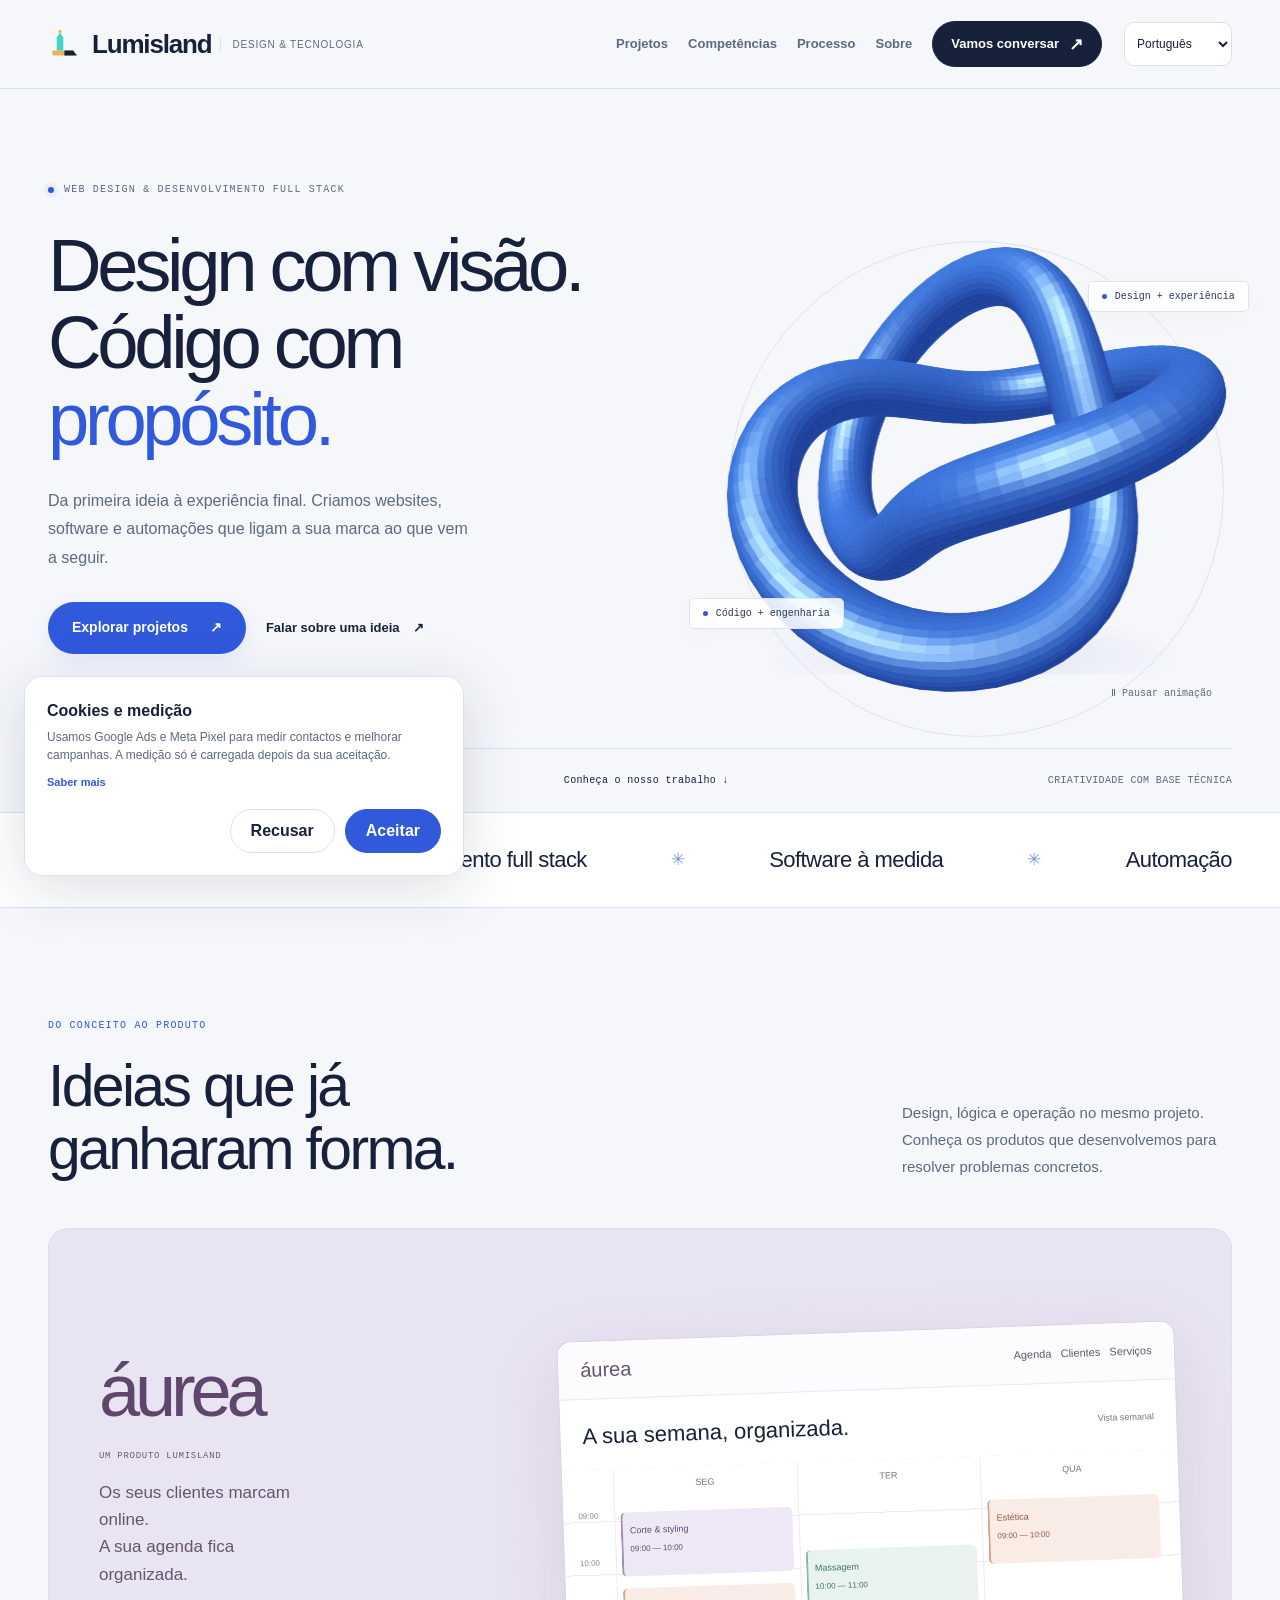
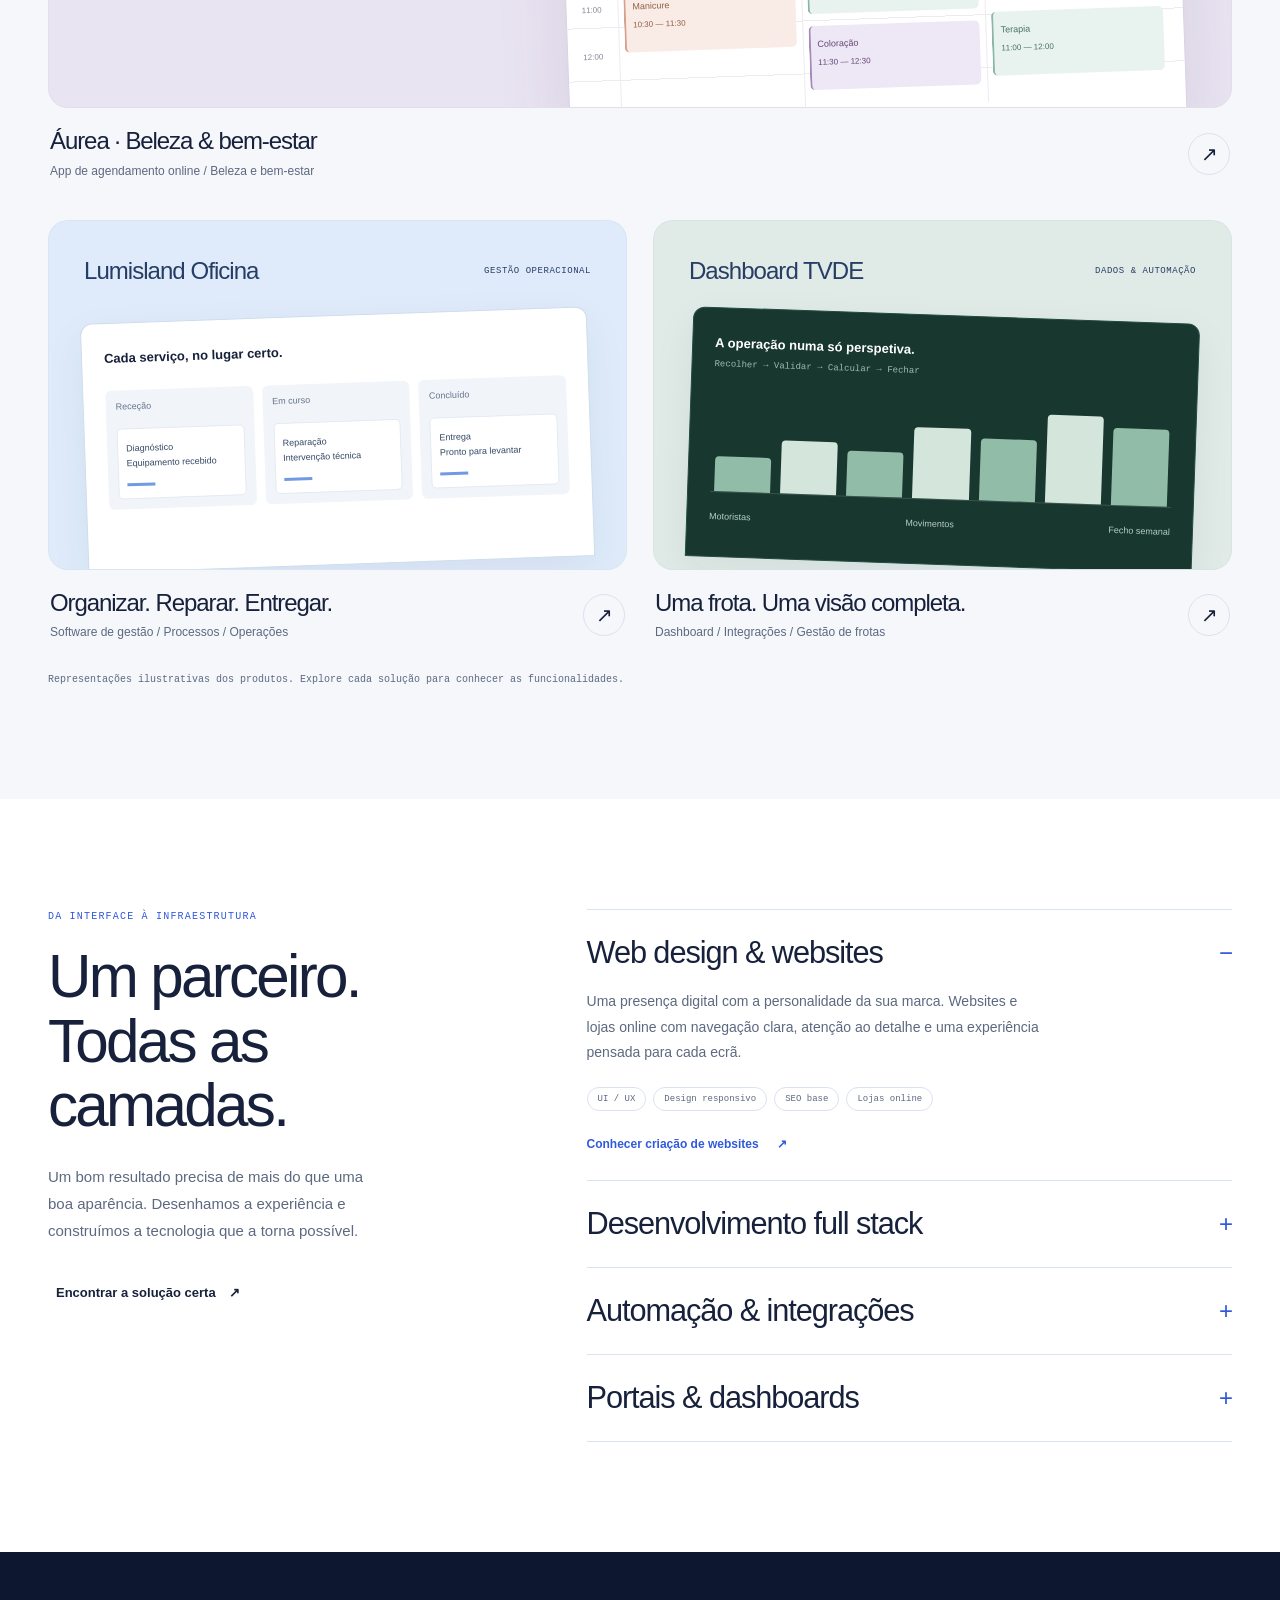
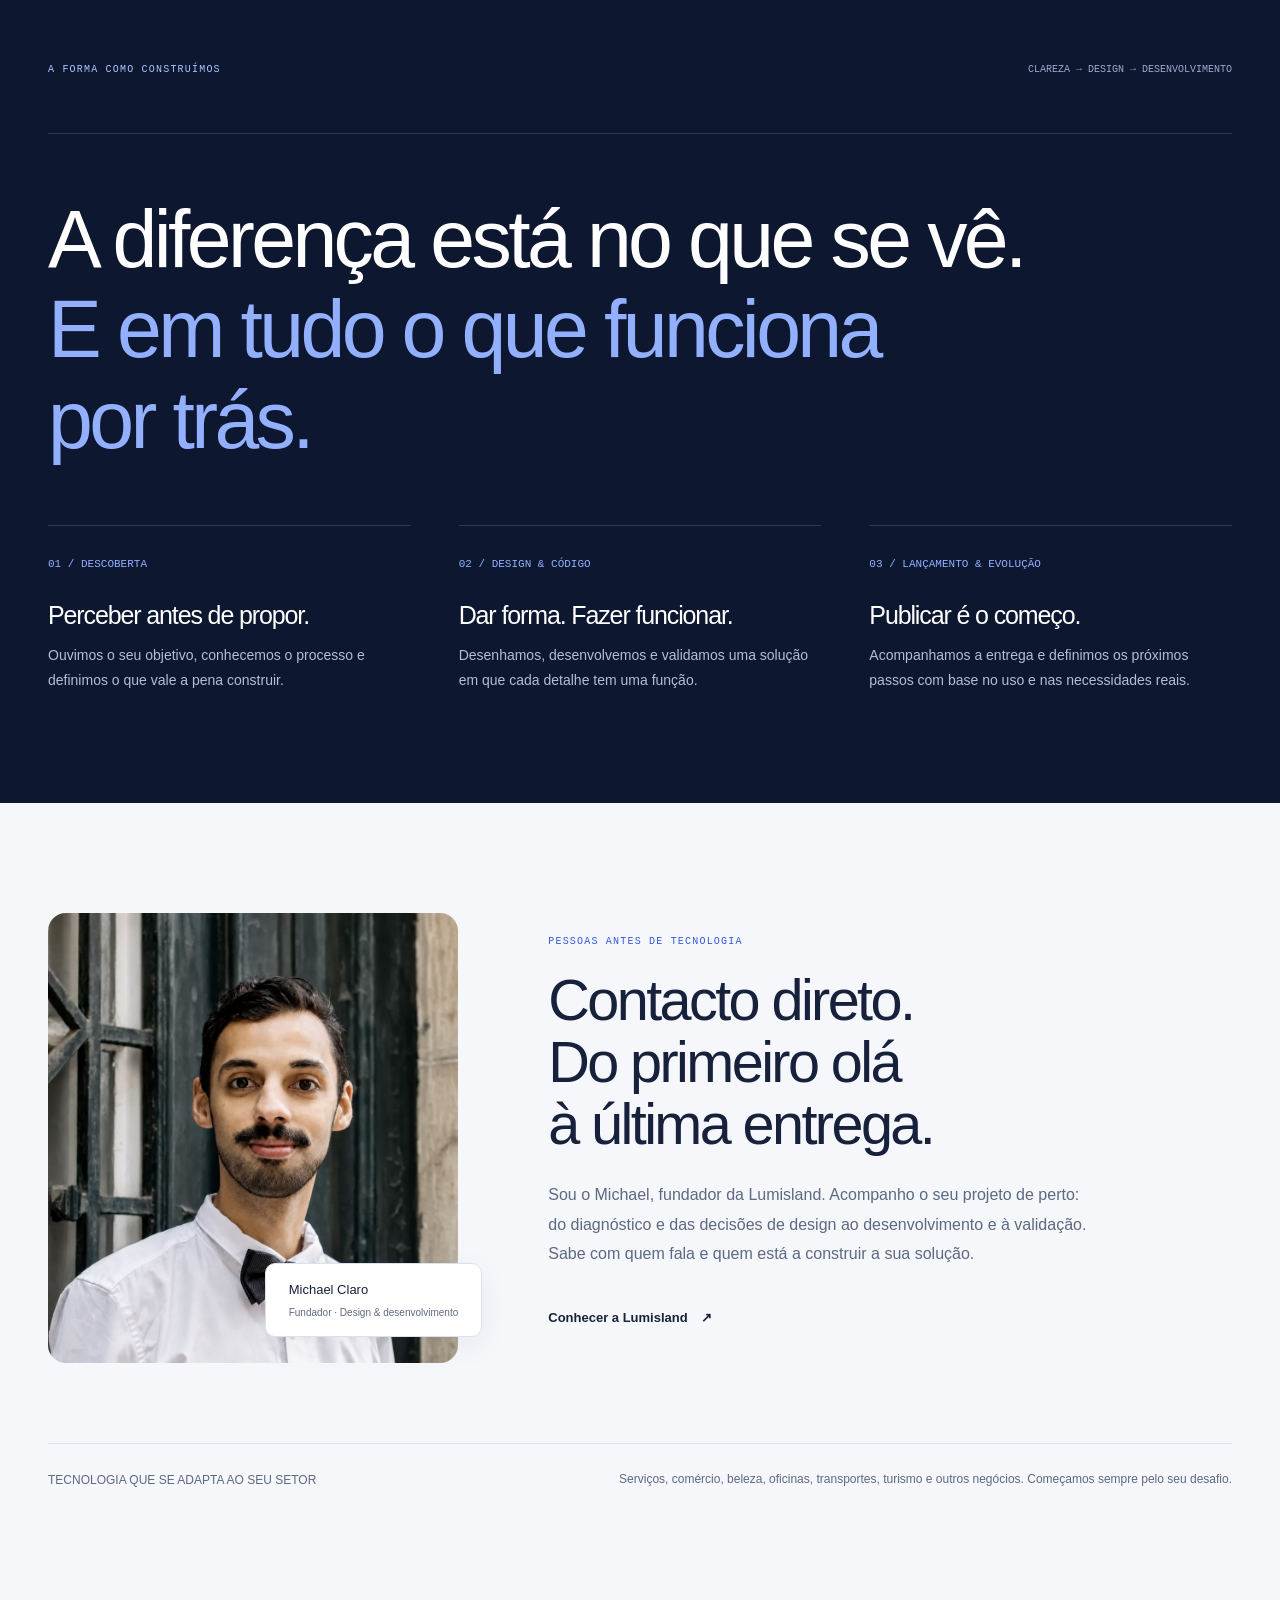
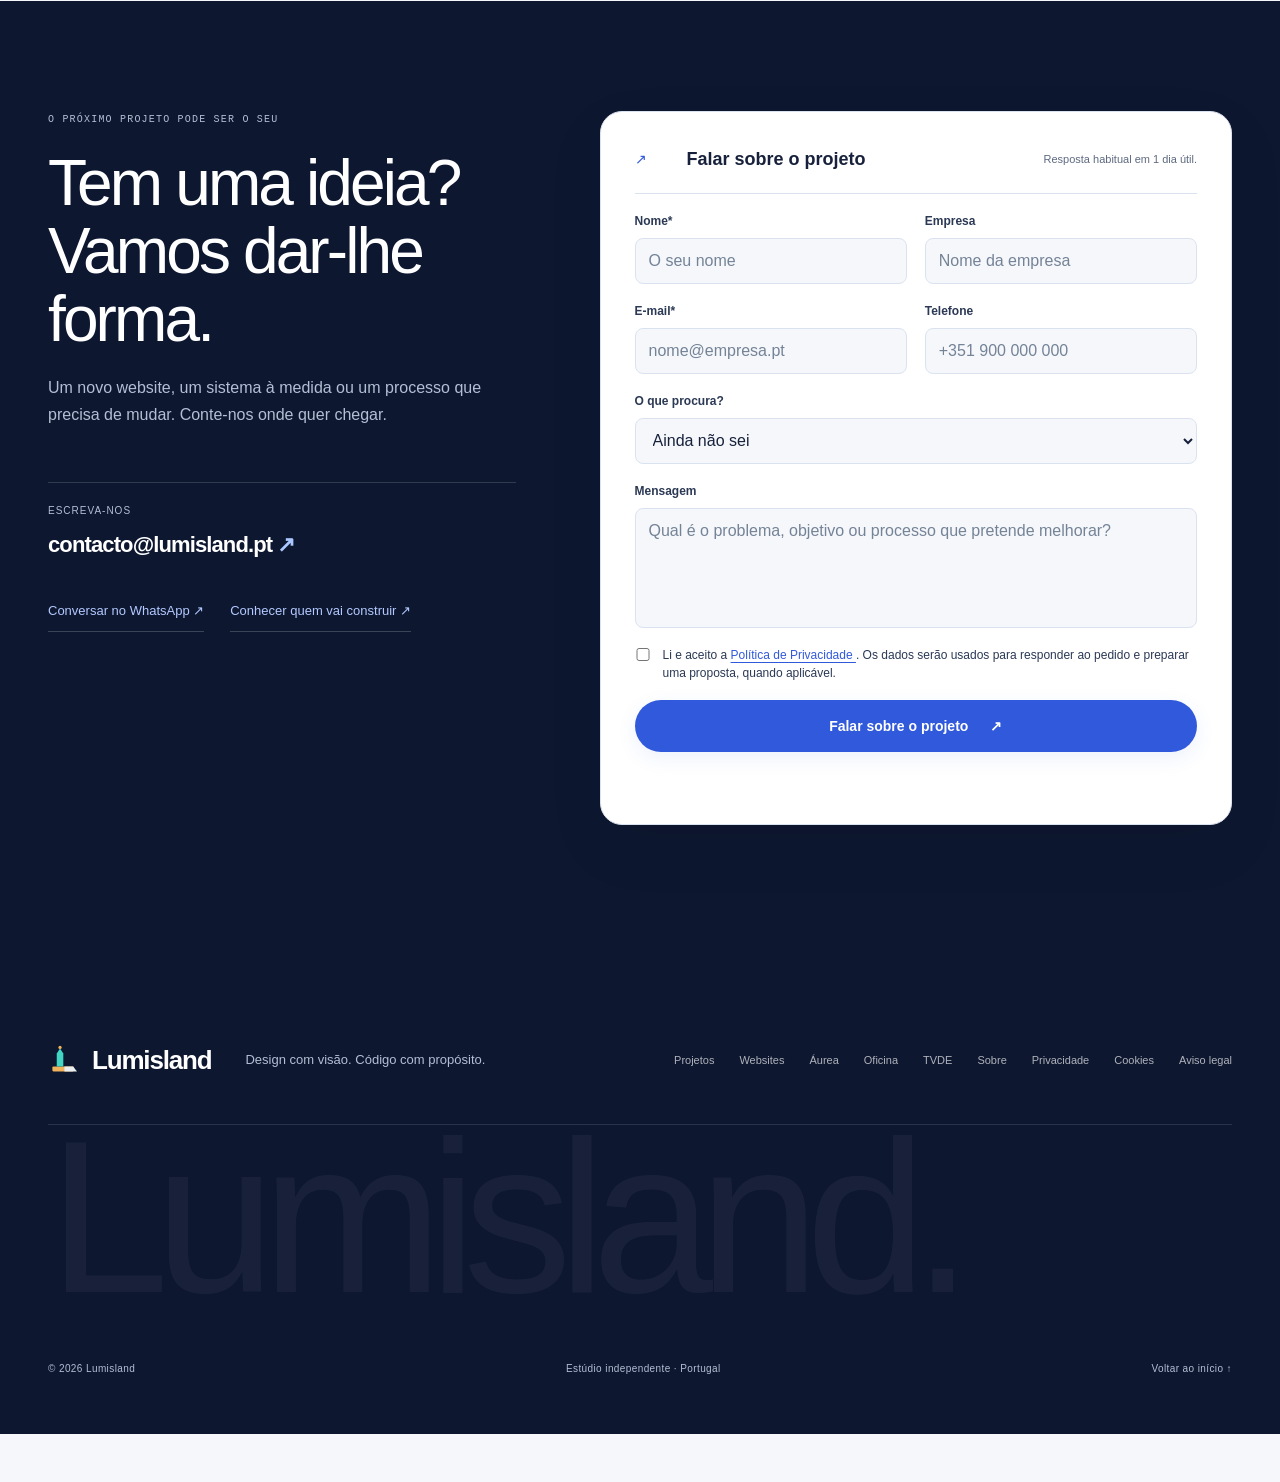
<file: index.html>
<!DOCTYPE html>
<html lang="pt-PT" class="no-js">
<head>
  <meta charset="UTF-8">
  <meta name="viewport" content="width=device-width, initial-scale=1.0">

  <title>Lumisland | Web design & desenvolvimento full stack</title>

  <meta
    name="description"
    content="A Lumisland cria websites, lojas online, sistemas de gestão, portais, dashboards e automações para empresas em Portugal."
  >

  <meta name="theme-color" content="#f5f7fb">
  <meta name="robots" content="index, follow">
  <meta name="referrer" content="strict-origin-when-cross-origin">

  <meta
    http-equiv="Permissions-Policy"
    content="camera=(), microphone=(), geolocation=(), payment=()"
  >

  <meta
    http-equiv="Content-Security-Policy"
    content="default-src 'self'; img-src 'self' data: https://www.googletagmanager.com https://www.google.com https://www.google.pt https://googleads.g.doubleclick.net https://www.facebook.com; style-src 'self' 'unsafe-inline' https://fonts.googleapis.com; font-src https://fonts.gstatic.com; script-src 'self' 'unsafe-inline' https://www.googletagmanager.com https://connect.facebook.net; connect-src 'self' https://www.googletagmanager.com https://www.google.com https://www.google.pt https://www.googleadservices.com https://googleads.g.doubleclick.net https://www.facebook.com; base-uri 'self'; form-action 'self' https://formsubmit.co mailto:; object-src 'none'; frame-ancestors 'none'; upgrade-insecure-requests"
  >

  <link rel="canonical" href="https://lumisland.pt/">
  <link rel="icon" type="image/svg+xml" href="assets/icons/favicon.svg">
  <link rel="manifest" href="site.webmanifest">

  <meta property="og:type" content="website">
  <meta property="og:locale" content="pt_PT">
  <meta
    property="og:title"
    content="Lumisland | Web design & desenvolvimento full stack"
  >
  <meta
    property="og:description"
    content="Soluções digitais à medida: websites, sistemas, portais, dashboards e automações para empresas."
  >
  <meta property="og:url" content="https://lumisland.pt/">
  <meta property="og:site_name" content="Lumisland">
  <meta
    property="og:image"
    content="https://lumisland.pt/assets/images/portfolio-automacao.webp"
  >

  <meta name="twitter:card" content="summary_large_image">

  <link rel="preconnect" href="https://fonts.googleapis.com">
  <link rel="preconnect" href="https://fonts.gstatic.com" crossorigin>

  <link
    href="https://fonts.googleapis.com/css2?family=DM+Sans:wght@400;500;600;700&family=Outfit:wght@400;500;600;700&family=IBM+Plex+Mono:wght@400;500&display=swap"
    rel="stylesheet"
  >

  <link rel="stylesheet" href="css/styles.css?v=20260923-2">

  <script src="js/analytics.js" defer></script>

  <script type="application/ld+json">
  {
    "@context": "https://schema.org",
    "@type": "ProfessionalService",
    "name": "Lumisland",
    "url": "https://lumisland.pt/",
    "email": "contacto@lumisland.pt",
    "description": "Websites, software personalizado, portais, dashboards e automações para empresas em Portugal.",
    "areaServed": "Portugal",
    "sameAs": [
      "https://github.com/lumisland-software"
    ]
  }
  </script>
<link rel="stylesheet" href="css/premium.css?v=20260923-2">
<link rel="stylesheet" href="/css/i18n.css?v=20260925-3">
<script src="/js/i18n.js?v=20260925-3" defer></script>
</head>
<body class="studio-page"><a class="skip-link" href="#conteudo">Saltar para o conteúdo</a>
<header class="site-header"><div class="container header-inner">
  <a href="/" class="brand" aria-label="Lumisland, página inicial"><svg class="brand-mark" viewBox="0 0 64 64" aria-hidden="true"><rect x="8" y="43" width="39" height="9" rx="2" fill="#F0B35B"/><path d="M16 43h12V19l-6-9-6 9v24Z" fill="#42D5C4"/><circle cx="22" cy="8" r="3" fill="#F0B35B"/><path d="M30 43h16l7 9H30v-9Z" fill="#E9EEF2"/></svg><span class="brand-word">Lumisland</span><span class="brand-note">Design & tecnologia</span></a>
  <button class="nav-toggle" type="button" aria-label="Abrir menu" aria-expanded="false" aria-controls="site-nav"><span></span><span></span></button>
  <nav class="site-nav" id="site-nav" aria-label="Navegação principal">
    <a href="#portfolio">Projetos</a><a href="#solucoes">Competências</a><a href="#processo">Processo</a><a href="sobre/">Sobre</a>
    <a class="nav-cta" href="#contacto">Vamos conversar <span aria-hidden="true">↗</span></a>
  </nav></div></header>

<main id="conteudo">
  <section class="studio-hero" id="inicio" aria-labelledby="hero-title">
    <div class="container studio-hero-grid">
      <div class="studio-intro">
        <p class="eyebrow"><span class="status-point" aria-hidden="true"></span> Web design & desenvolvimento full stack</p>
        <h1 id="hero-title">Design com visão.<br>Código com<br><em>propósito.</em></h1>
        <p class="intro-copy">Da primeira ideia à experiência final. Criamos websites, software e automações que ligam a sua marca ao que vem a seguir.</p>
        <div class="hero-actions"><a class="button button-primary" href="#portfolio">Explorar projetos <span aria-hidden="true">↗</span></a><a class="text-action" href="#contacto">Falar sobre uma ideia <span aria-hidden="true">↗</span></a></div>
        <p class="studio-caption">Pensado ao detalhe. Desenvolvido à medida.</p>
      </div>
      <div class="sculpture" role="group" aria-label="Escultura digital animada que representa a ligação entre design e desenvolvimento">
        <img class="sculpture-fallback" src="assets/images/digital-sculpture.svg" alt="" width="640" height="570">
        <canvas aria-hidden="true" width="640" height="570"></canvas>
        <span class="sculpture-label label-design" aria-hidden="true">Design + experiência</span>
        <span class="sculpture-label label-code" aria-hidden="true">Código + engenharia</span>
        <button class="motion-toggle" type="button" aria-pressed="false" hidden>Ⅱ Pausar animação</button>
      </div>
    </div>
    <div class="container hero-bottomline"><span>ESTÚDIO INDEPENDENTE · PORTUGAL</span><a href="#portfolio">Conheça o nosso trabalho ↓</a><span>CRIATIVIDADE COM BASE TÉCNICA</span></div>
  </section>
  <div class="expertise-strip" aria-label="Áreas de especialização"><div class="container"><span>Web design</span><i aria-hidden="true">✳</i><span>Desenvolvimento full stack</span><i aria-hidden="true">✳</i><span>Software à medida</span><i aria-hidden="true">✳</i><span>Automação</span></div></div>

  <section class="section studio-work" id="portfolio">
    <div class="container">
      <div class="section-heading"><div><p class="eyebrow">Do conceito ao produto</p><h2>Ideias que já<br>ganharam forma.</h2></div><p>Design, lógica e operação no mesmo projeto. Conheça os produtos que desenvolvemos para resolver problemas concretos.</p></div>
      <div class="project-grid">
        <article class="project project-featured">
          <a class="project-surface project-aurea" href="aurea/" aria-label="Conhecer a Áurea, aplicação de agendamento online">
            <div class="project-identity"><div><span class="project-logo">áurea</span><span class="project-label">Um produto Lumisland</span></div><p>Os seus clientes marcam online.<br>A sua agenda fica organizada.</p></div>
            <div class="project-mock agenda-mock" aria-hidden="true"><div class="mock-chrome"><strong>áurea</strong><span>Agenda &nbsp; Clientes &nbsp; Serviços</span></div><div class="mock-agenda-title"><strong>A sua semana, organizada.</strong><span>Vista semanal</span></div><div class="mock-calendar"><div class="mock-times"><span>09:00</span><span>10:00</span><span>11:00</span><span>12:00</span></div><div class="mock-day"><span>SEG</span><div class="mock-event">Corte & styling<small>09:00 — 10:00</small></div><div class="mock-event peach">Manicure<small>10:30 — 11:30</small></div></div><div class="mock-day"><span>TER</span><div class="mock-event mint later">Massagem<small>10:00 — 11:00</small></div><div class="mock-event">Coloração<small>11:30 — 12:30</small></div></div><div class="mock-day"><span>QUA</span><div class="mock-event peach">Estética<small>09:00 — 10:00</small></div><div class="mock-event mint later">Terapia<small>11:00 — 12:00</small></div></div></div></div>
          </a>
          <div class="project-meta"><div><h3>Áurea · Beleza & bem-estar</h3><p>App de agendamento online / Beleza e bem-estar</p></div><a href="aurea/" class="round-arrow" aria-label="Conhecer Áurea">↗</a></div>
        </article>
        <article class="project">
          <a class="project-surface project-oficina" href="oficina/" aria-label="Conhecer Lumisland Oficina">
            <div class="project-mini-title">Lumisland Oficina <span>GESTÃO OPERACIONAL</span></div>
            <div class="project-mock ops-mock" aria-hidden="true"><strong>Cada serviço, no lugar certo.</strong><div class="ops-columns"><div>Receção<div class="ops-ticket">Diagnóstico<br>Equipamento recebido<i></i></div></div><div>Em curso<div class="ops-ticket">Reparação<br>Intervenção técnica<i></i></div></div><div>Concluído<div class="ops-ticket">Entrega<br>Pronto para levantar<i></i></div></div></div></div>
          </a>
          <div class="project-meta"><div><h3>Organizar. Reparar. Entregar.</h3><p>Software de gestão / Processos / Operações</p></div><a href="oficina/" class="round-arrow" aria-label="Conhecer Lumisland Oficina">↗</a></div>
        </article>
        <article class="project">
          <a class="project-surface project-tvde" href="tvde/" aria-label="Conhecer Dashboard TVDE">
            <div class="project-mini-title">Dashboard TVDE <span>DADOS & AUTOMAÇÃO</span></div>
            <div class="project-mock ops-mock fleet-mock" aria-hidden="true"><strong>A operação numa só perspetiva.</strong><p class="fleet-sub">Recolher → Validar → Calcular → Fechar</p><div class="fleet-chart"><i style="--bar:34%"></i><i style="--bar:51%"></i><i style="--bar:43%"></i><i style="--bar:68%"></i><i style="--bar:60%"></i><i style="--bar:85%"></i><i style="--bar:74%"></i></div><div class="fleet-legend"><span>Motoristas</span><span>Movimentos</span><span>Fecho semanal</span></div></div>
          </a>
          <div class="project-meta"><div><h3>Uma frota. Uma visão completa.</h3><p>Dashboard / Integrações / Gestão de frotas</p></div><a href="tvde/" class="round-arrow" aria-label="Conhecer Dashboard TVDE">↗</a></div>
        </article>
      </div>
      <p class="work-footnote">Representações ilustrativas dos produtos. Explore cada solução para conhecer as funcionalidades.</p>
    </div>
  </section>

  <section class="section capabilities" id="solucoes"><div class="container capability-layout">
    <div class="capability-intro"><p class="eyebrow">Da interface à infraestrutura</p><h2>Um parceiro.<br>Todas as camadas.</h2><p>Um bom resultado precisa de mais do que uma boa aparência. Desenhamos a experiência e construímos a tecnologia que a torna possível.</p><a class="text-action" href="#contacto">Encontrar a solução certa <span aria-hidden="true">↗</span></a></div>
    <div class="capability-list">
      <details open><summary>Web design & websites</summary><div class="capability-content"><p>Uma presença digital com a personalidade da sua marca. Websites e lojas online com navegação clara, atenção ao detalhe e uma experiência pensada para cada ecrã.</p><div class="tags"><span>UI / UX</span><span>Design responsivo</span><span>SEO base</span><span>Lojas online</span></div><a href="criacao-de-sites/">Conhecer criação de websites <span aria-hidden="true">↗</span></a></div></details>
      <details><summary>Desenvolvimento full stack</summary><div class="capability-content"><p>Da interface às bases de dados: aplicações, portais e sistemas que acompanham a forma como a sua empresa trabalha. Com regras, permissões e integrações pensadas em conjunto.</p><div class="tags"><span>Frontend</span><span>Backend</span><span>APIs</span><span>Bases de dados</span></div><a href="#contacto" data-product="Sistema de gestão">Conversar sobre o sistema <span aria-hidden="true">↗</span></a></div></details>
      <details><summary>Automação & integrações</summary><div class="capability-content"><p>Ligamos as ferramentas que já utiliza e simplificamos as tarefas repetitivas. Menos informação para copiar, mais tempo para decidir e agir.</p><div class="tags"><span>Fluxos de trabalho</span><span>Integrações</span><span>Notificações</span></div><a href="#contacto" data-product="Automação e integrações">Analisar um processo <span aria-hidden="true">↗</span></a></div></details>
      <details><summary>Portais & dashboards</summary><div class="capability-content"><p>Transformamos informação dispersa numa visão útil. Áreas de cliente, portais de equipa e indicadores que ajudam a acompanhar o que realmente importa.</p><div class="tags"><span>Visualização de dados</span><span>Áreas reservadas</span><span>Relatórios</span></div><a href="#contacto" data-product="Portal ou dashboard">Dar forma aos seus dados <span aria-hidden="true">↗</span></a></div></details>
    </div>
  </div></section>

  <section class="section studio-statement" id="processo"><div class="container">
    <div class="statement-top"><p class="eyebrow">A forma como construímos</p><span>CLAREZA → DESIGN → DESENVOLVIMENTO</span></div>
    <h2>A diferença está no que se vê.<br><span>E em tudo o que funciona<br>por trás.</span></h2>
    <div class="process-rail"><article><span>01 / DESCOBERTA</span><h3>Perceber antes de propor.</h3><p>Ouvimos o seu objetivo, conhecemos o processo e definimos o que vale a pena construir.</p></article><article><span>02 / DESIGN & CÓDIGO</span><h3>Dar forma. Fazer funcionar.</h3><p>Desenhamos, desenvolvemos e validamos uma solução em que cada detalhe tem uma função.</p></article><article><span>03 / LANÇAMENTO & EVOLUÇÃO</span><h3>Publicar é o começo.</h3><p>Acompanhamos a entrega e definimos os próximos passos com base no uso e nas necessidades reais.</p></article></div>
  </div></section>

  <section class="section" id="sobre"><div class="container">
    <div class="studio-person"><div class="portrait-wrap"><img src="assets/images/michael-claro-founder-v2.webp" alt="Michael Claro, fundador da Lumisland" width="960" height="1200" loading="lazy"><div class="portrait-note">Michael Claro<small>Fundador · Design & desenvolvimento</small></div></div><div class="person-copy"><p class="eyebrow">Pessoas antes de tecnologia</p><h2>Contacto direto.<br>Do primeiro olá<br>à última entrega.</h2><p>Sou o Michael, fundador da Lumisland. Acompanho o seu projeto de perto: do diagnóstico e das decisões de design ao desenvolvimento e à validação. Sabe com quem fala e quem está a construir a sua solução.</p><a class="text-action" href="sobre/">Conhecer a Lumisland <span aria-hidden="true">↗</span></a></div></div>
    <div class="sector-line" id="setores"><span>TECNOLOGIA QUE SE ADAPTA AO SEU SETOR</span><p>Serviços, comércio, beleza, oficinas, transportes, turismo e outros negócios. Começamos sempre pelo seu desafio.</p></div>
  </div></section>

  <section class="contact-section studio-contact" id="contacto"><div class="container contact-grid"><div class="contact-copy"><p class="eyebrow eyebrow-light">O próximo projeto pode ser o seu</p><h2>Tem uma ideia?<br>Vamos dar-lhe<br>forma.</h2><p>Um novo website, um sistema à medida ou um processo que precisa de mudar. Conte-nos onde quer chegar.</p><div class="contact-email"><span>Escreva-nos</span><a href="mailto:contacto@lumisland.pt">contacto@lumisland.pt <span aria-hidden="true">↗</span></a></div><div class="contact-direct"><a href="https://wa.me/351926741263" target="_blank" rel="noopener noreferrer">Conversar no WhatsApp ↗</a><a href="sobre/">Conhecer quem vai construir ↗</a></div></div><form
          class="contact-form"
          id="contact-form"
          action="https://formsubmit.co/contacto@lumisland.pt"
          method="POST"
        >
          <input
            type="hidden"
            name="_subject"
            value="Novo contacto via site Lumisland"
          >

          <input
            type="hidden"
            name="_next"
            value="https://lumisland.pt/obrigado.html"
          >

          <input
            type="hidden"
            name="_template"
            value="table"
          >

          <input
            type="text"
            name="_honey"
            class="hidden-field" aria-hidden="true"
            tabindex="-1"
            autocomplete="off"
          >

          <div class="form-heading">
            <span aria-hidden="true">↗</span>
            <strong>Falar sobre o projeto</strong>
            <small>Resposta habitual em 1 dia útil.</small>
          </div>

          <label>
            Nome*

            <input
              type="text"
              id="nome"
              name="nome"
              autocomplete="name"
              required
              placeholder="O seu nome"
            >
          </label>

          <label>
            Empresa

            <input
              type="text"
              id="empresa"
              name="empresa"
              autocomplete="organization"
              placeholder="Nome da empresa"
            >
          </label>

          <label>
            E-mail*

            <input
              type="email"
              id="email"
              name="email"
              autocomplete="email"
              required
              placeholder="nome@empresa.pt"
            >
          </label>

          <label>
            Telefone

            <input
              type="tel"
              id="telefone"
              name="telefone"
              autocomplete="tel"
              placeholder="+351 900 000 000"
            >
          </label>

          <label class="form-full">
            O que procura?

            <select id="produto" name="produto">
              <option value="Ainda não sei">Ainda não sei</option>
              <option value="Website profissional">Website profissional</option>
              <option value="Loja online">Loja online</option>
              <option value="Sistema de gestão">Sistema de gestão</option>
              <option value="Portal ou dashboard">Portal ou dashboard</option>
              <option value="Automação e integrações">
                Automação e integrações
              </option>
              <option value="Projeto personalizado">
                Projeto personalizado
              </option>
            </select>
          </label>

          <label class="form-full">
            Mensagem

            <textarea
              id="mensagem"
              name="mensagem"
              rows="4"
              placeholder="Qual é o problema, objetivo ou processo que pretende melhorar?"
            ></textarea>
          </label>

          <label class="form-consent form-full">
            <input
              type="checkbox"
              name="privacidade"
              value="Aceito a política de privacidade"
              required
            >

            <span>
              Li e aceito a
              <a
                href="privacidade.html"
                target="_blank"
                rel="noopener"
              >
                Política de Privacidade
              </a>.
              Os dados serão usados para responder ao pedido e preparar
              uma proposta, quando aplicável.
            </span>
          </label>

          <button
            class="button button-primary form-full"
            type="submit"
          >
            Falar sobre o projeto
            <span aria-hidden="true">↗</span>
          </button>

          <p
            class="form-status form-full"
            id="form-status"
            role="status"
          ></p>
        </form></div></section>
</main>
<footer class="site-footer"><div class="container footer-top"><a href="/" class="brand footer-brand" aria-label="Lumisland, página inicial"><svg class="brand-mark" viewBox="0 0 64 64" aria-hidden="true"><rect x="8" y="43" width="39" height="9" rx="2" fill="#F0B35B"/><path d="M16 43h12V19l-6-9-6 9v24Z" fill="#42D5C4"/><circle cx="22" cy="8" r="3" fill="#F0B35B"/><path d="M30 43h16l7 9H30v-9Z" fill="#E9EEF2"/></svg><span class="brand-word">Lumisland</span></a><p>Design com visão. Código com propósito.</p><div class="footer-links"><a href="#portfolio">Projetos</a><a href="criacao-de-sites/">Websites</a><a href="aurea/">Áurea</a><a href="oficina/">Oficina</a><a href="tvde/">TVDE</a><a href="sobre/">Sobre</a><a href="privacidade.html">Privacidade</a><a href="cookies.html">Cookies</a><a href="aviso-legal.html">Aviso legal</a></div></div><div class="container studio-footer-word" aria-hidden="true">Lumisland.</div><div class="container footer-bottom"><span>© 2026 Lumisland</span><span>Estúdio independente · Portugal</span><a href="#inicio">Voltar ao início ↑</a></div></footer>
<a class="whatsapp-floating" href="https://wa.me/351926741263" target="_blank" rel="noopener noreferrer" aria-label="Falar com a Lumisland pelo WhatsApp"><svg viewBox="0 0 24 24" fill="none" stroke="currentColor" stroke-width="1.5" aria-hidden="true"><path d="M21 11.5a9 9 0 0 1-13.2 8L3 21l1.5-4.8A9 9 0 1 1 21 11.5Z"/><path d="M8 7.5c0 4.3 3.7 8 8 8l1-2.2-2.8-1.2-1 1a7 7 0 0 1-2.4-2.4l1-1L10 7Z"/></svg><span class="whatsapp-floating-text">Vamos conversar</span></a>
<script src="js/app.js?v=20260923-2" defer></script>
<script src="js/sculpture.js?v=20260923-2" defer></script>
</body></html>
</file>
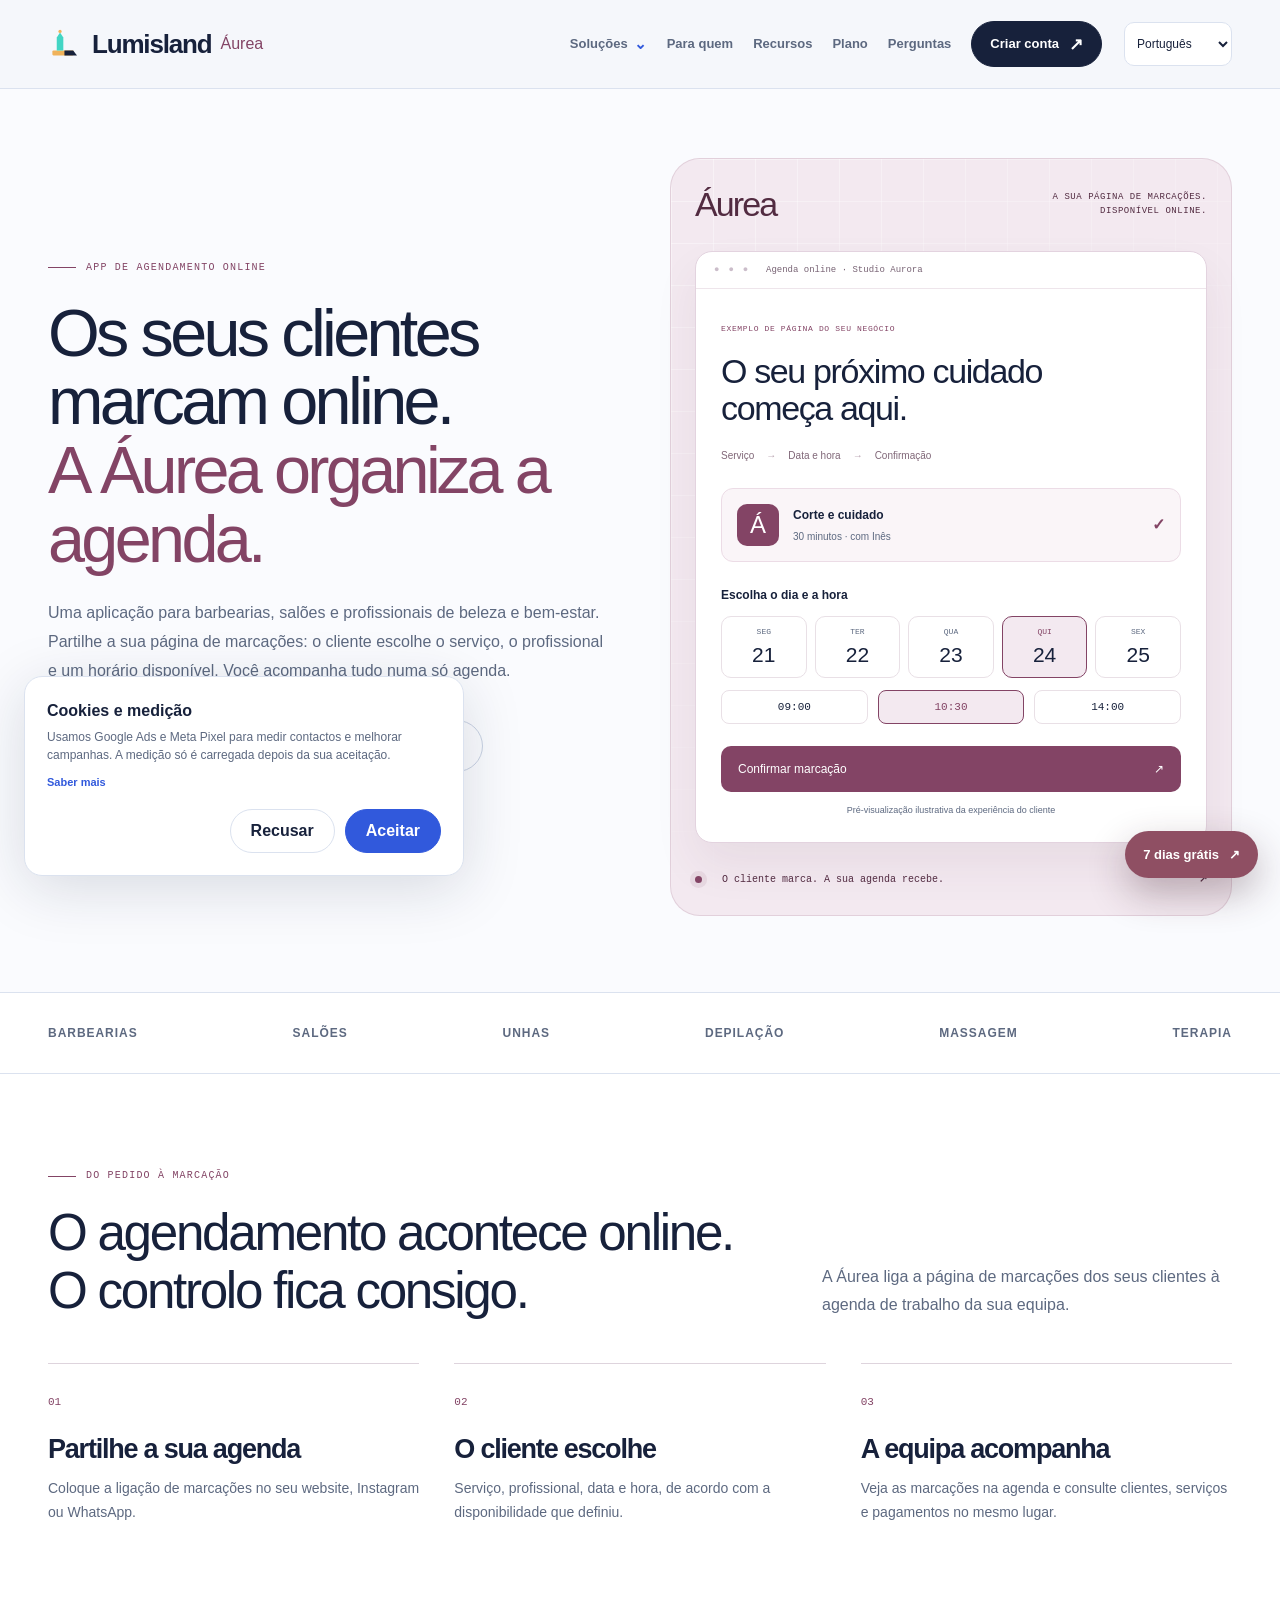
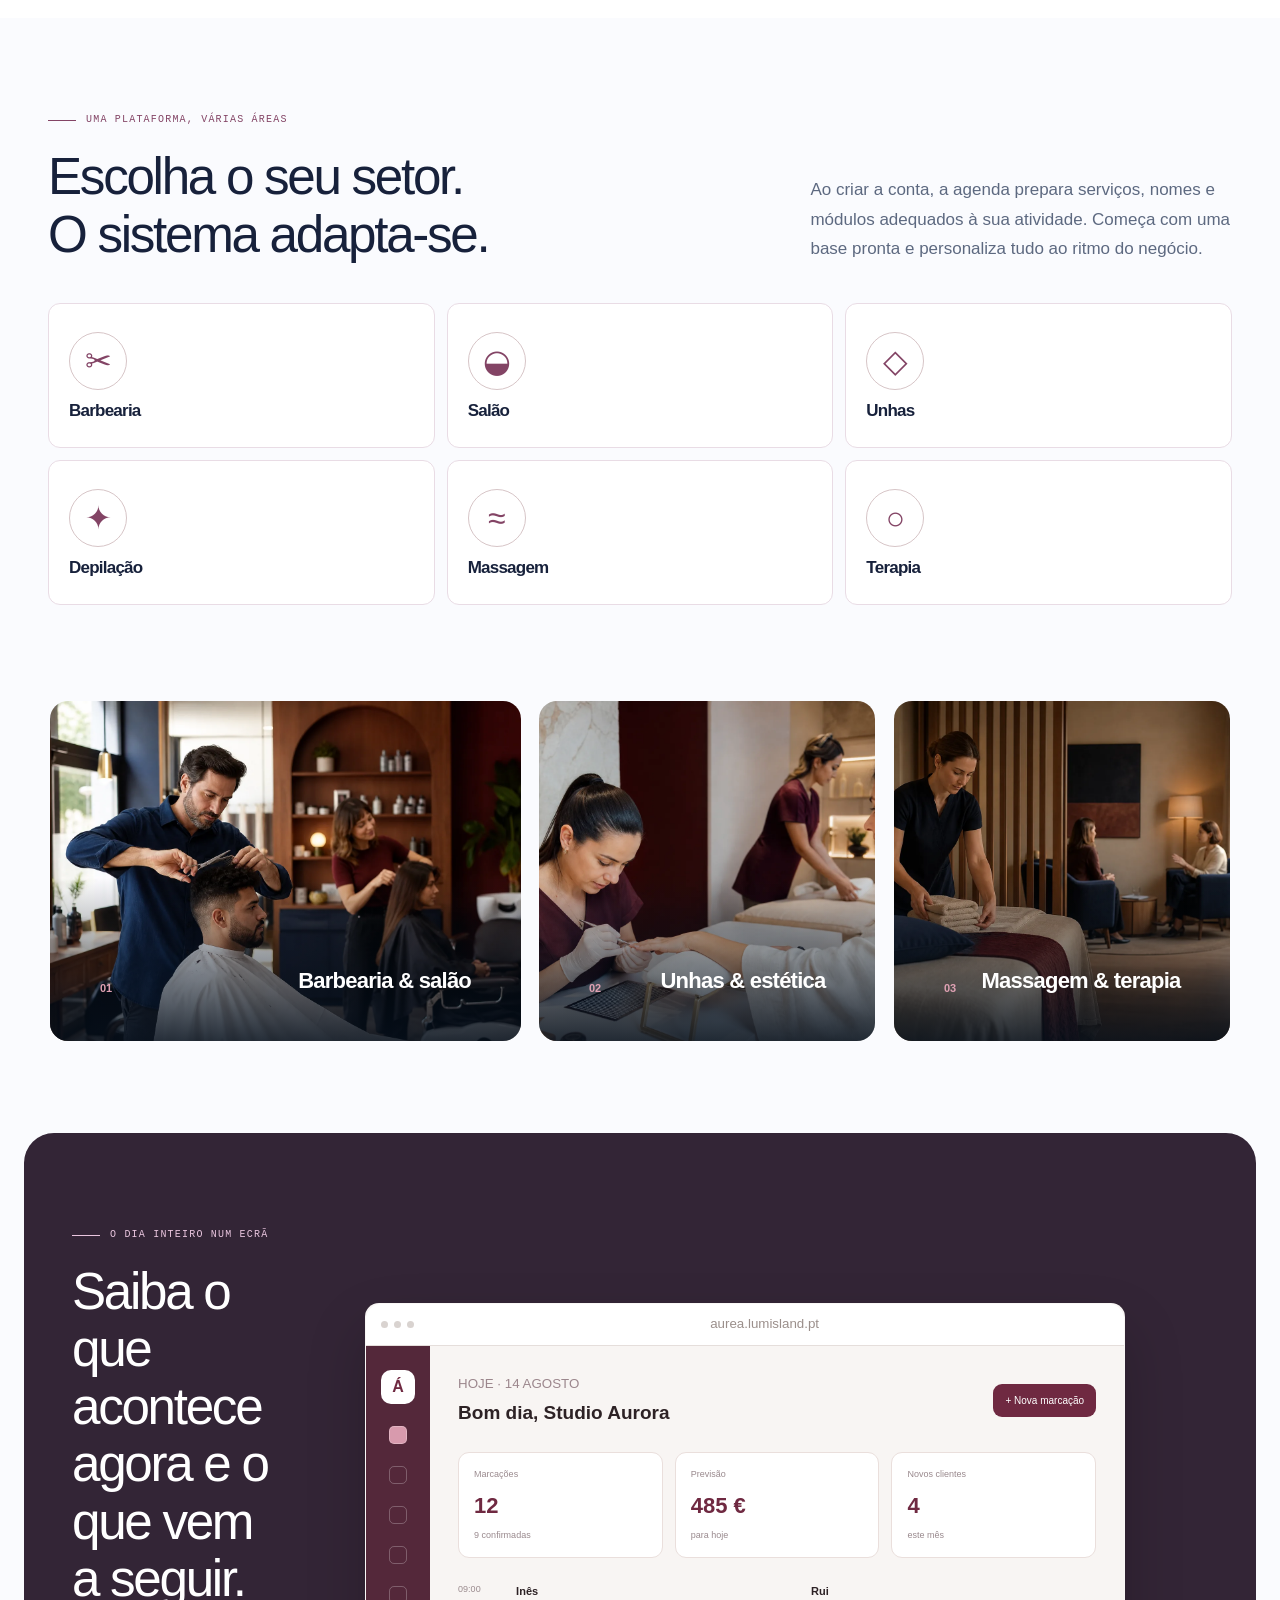
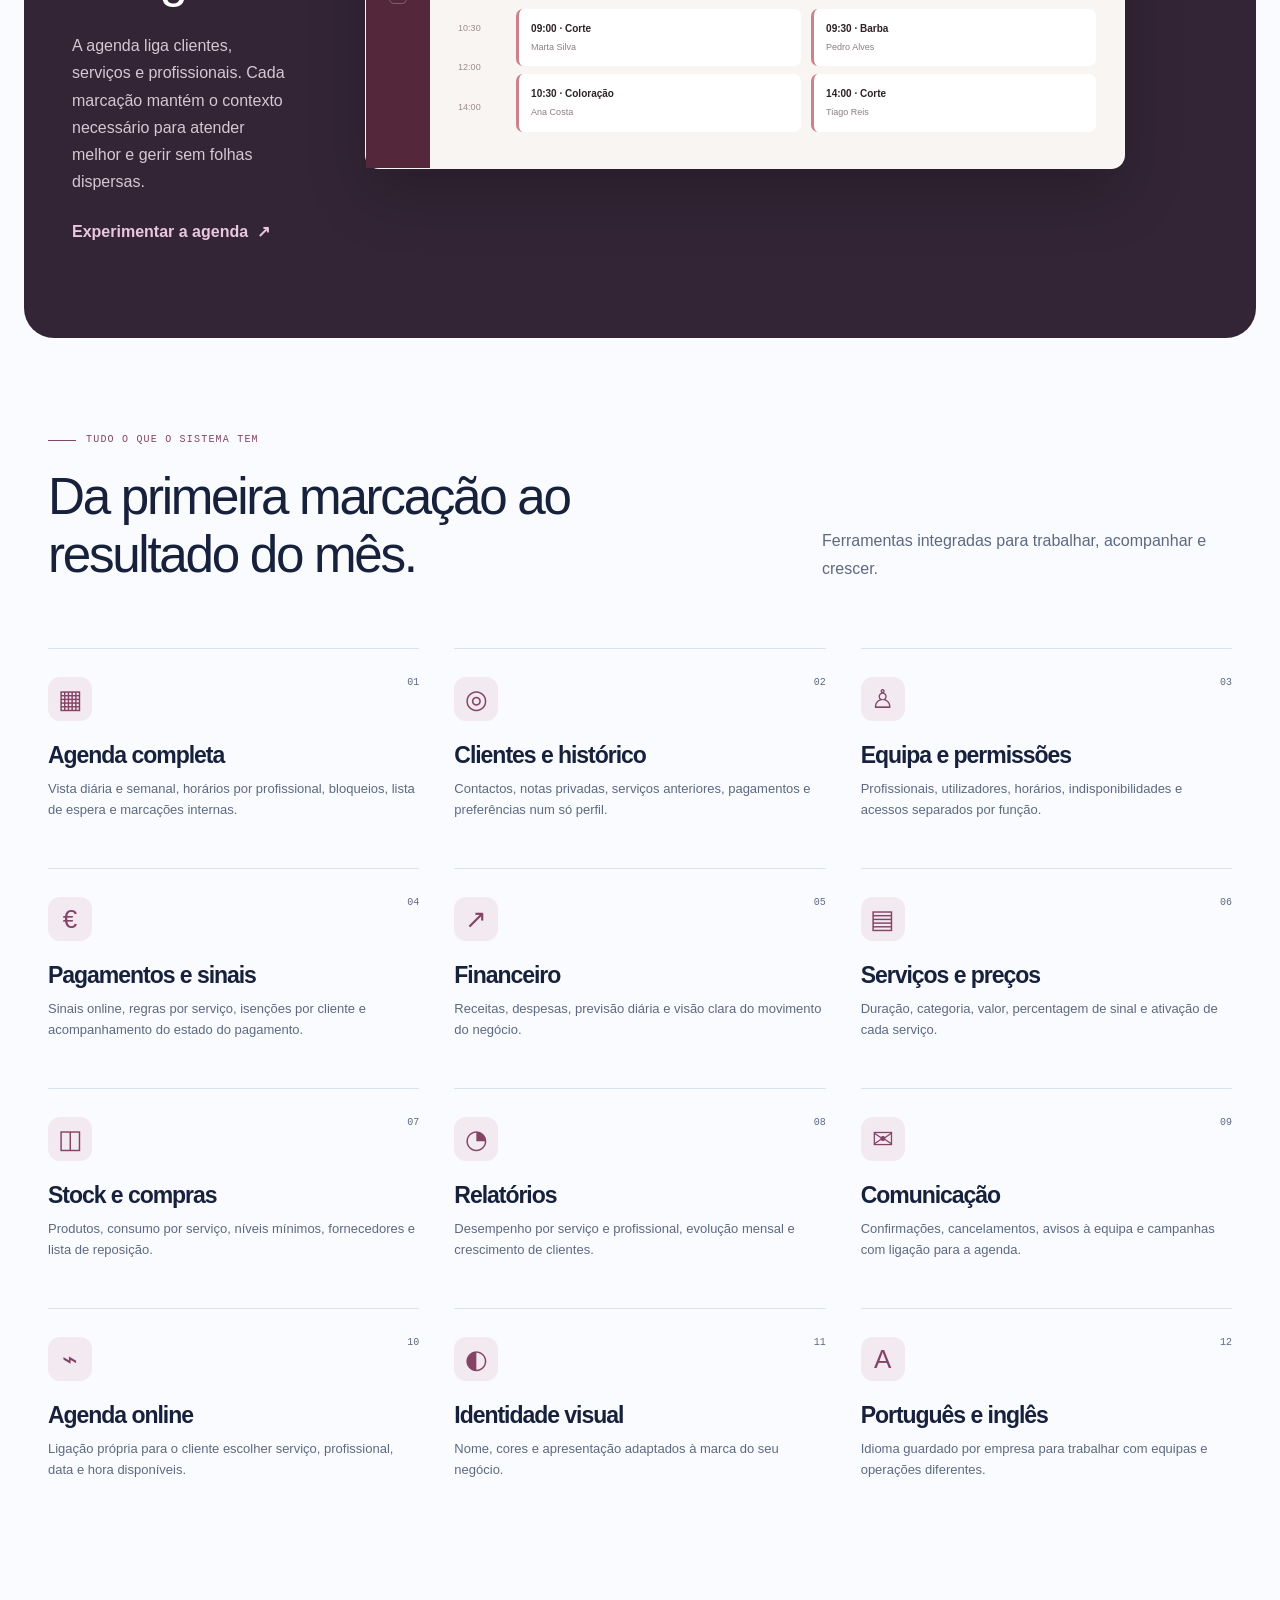
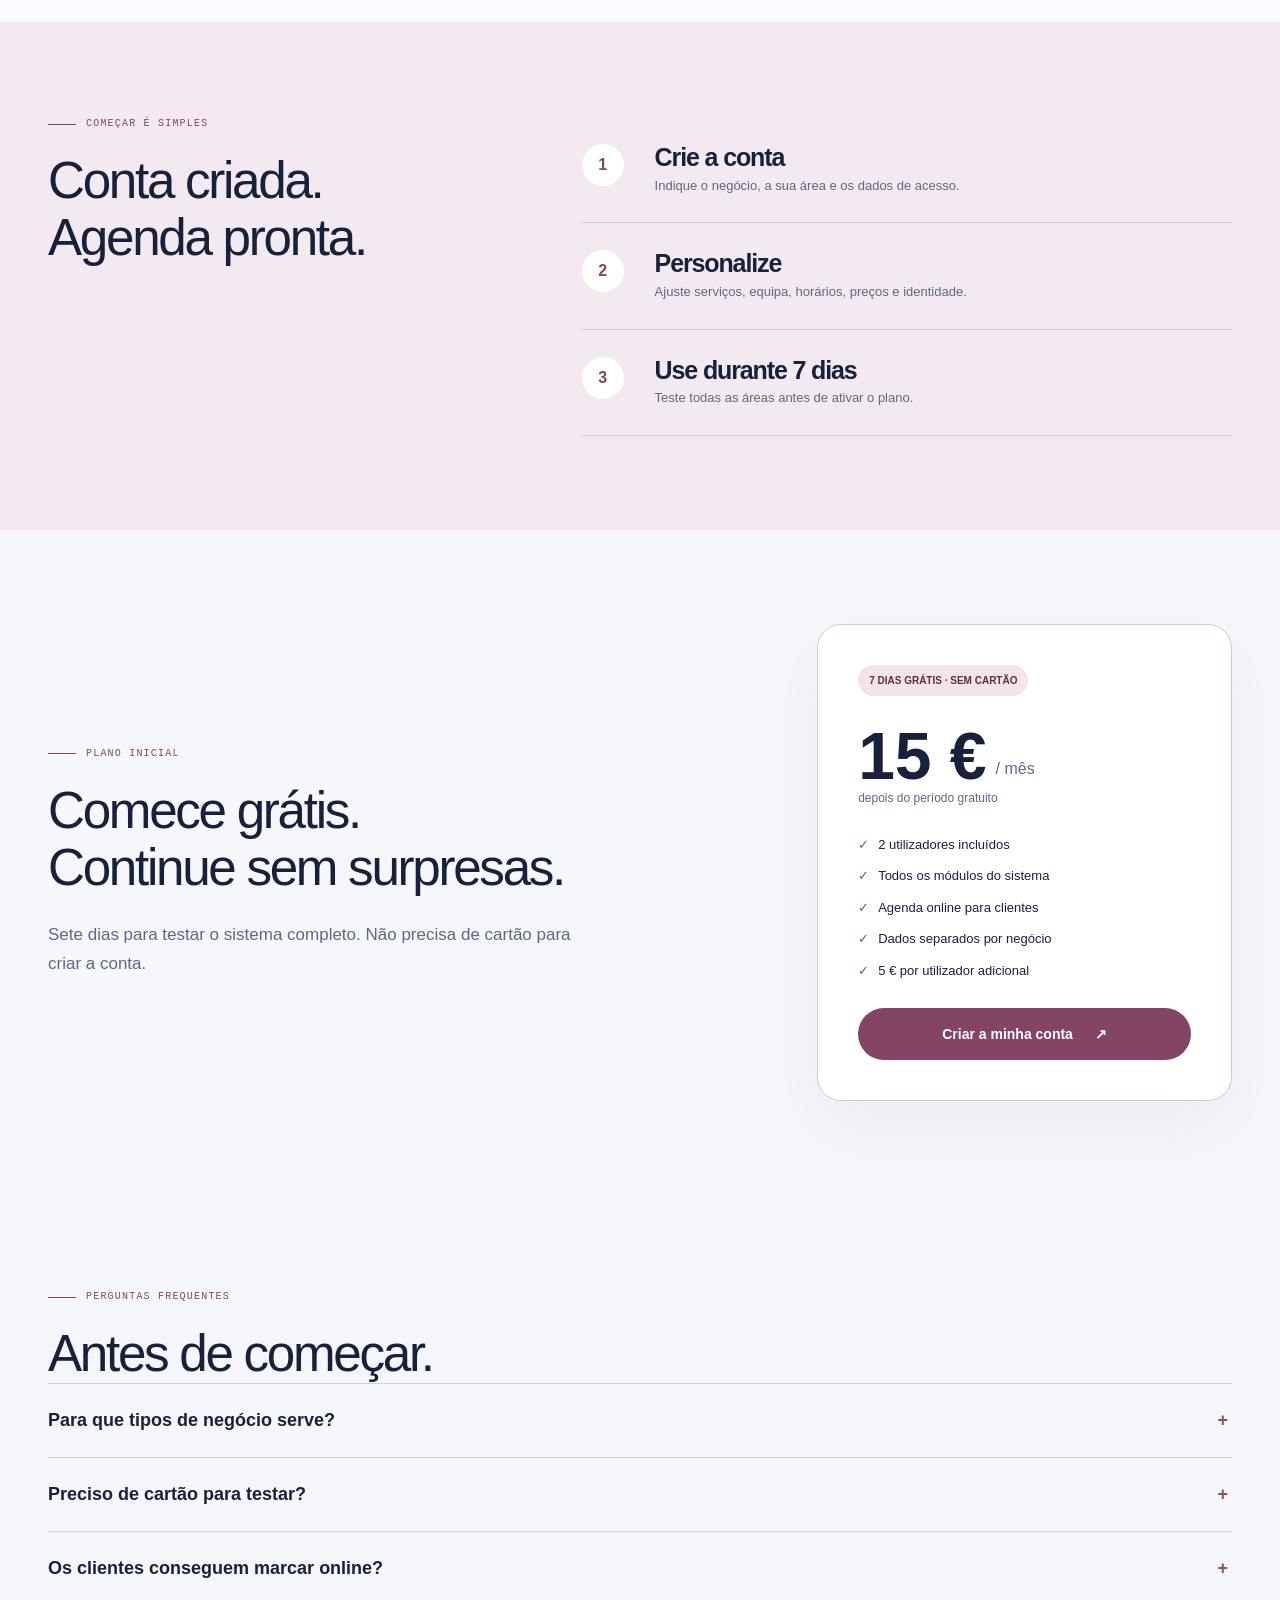
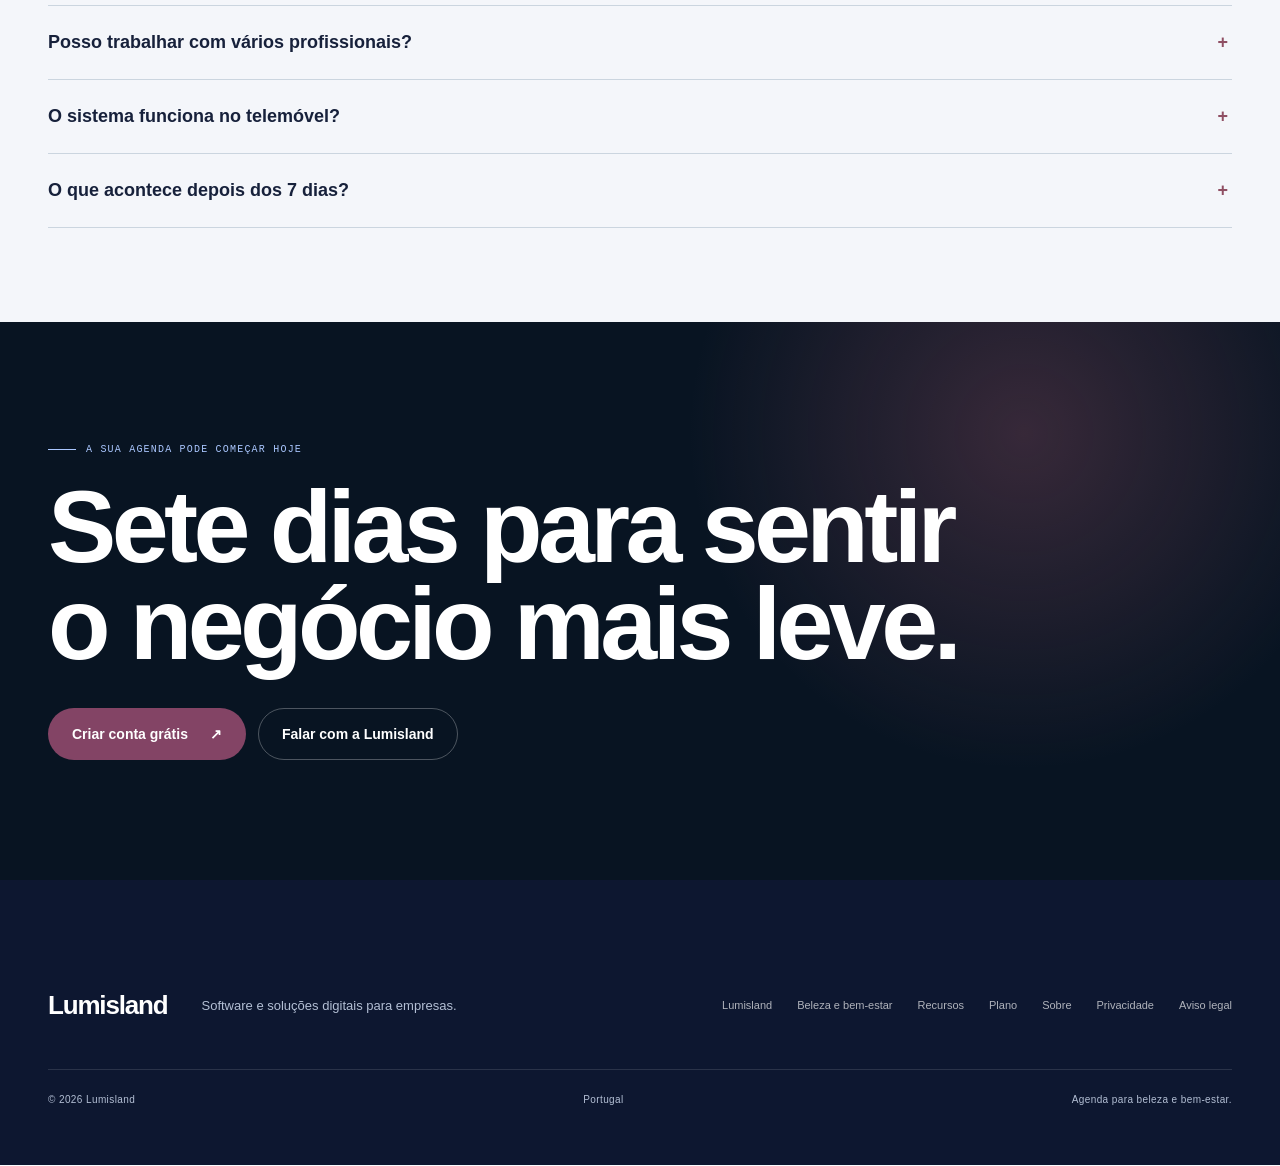
<file: aurea/index.html>
<!doctype html>
<html lang="pt-PT" class="no-js">
<head>
  <meta charset="utf-8">
  <meta name="viewport" content="width=device-width,initial-scale=1">
  <title>Áurea | App de agendamento online para beleza e bem-estar</title>
  <meta name="description" content="Aplicação de agendamento online para beleza e bem-estar. Os clientes escolhem o serviço, o profissional e o horário. Gira marcações, equipa e pagamentos numa só agenda. Teste grátis durante 7 dias.">
  <meta name="robots" content="index, follow">
  <meta name="theme-color" content="#0a1422">
  <meta name="referrer" content="strict-origin-when-cross-origin">
  <meta http-equiv="Permissions-Policy" content="camera=(), microphone=(), geolocation=(), payment=()">
  <meta http-equiv="Content-Security-Policy" content="default-src 'self'; img-src 'self' data: https://www.googletagmanager.com https://www.google.com https://www.google.pt https://googleads.g.doubleclick.net https://www.facebook.com; style-src 'self' 'unsafe-inline' https://fonts.googleapis.com; font-src https://fonts.gstatic.com; script-src 'self' 'unsafe-inline' https://www.googletagmanager.com https://connect.facebook.net; connect-src 'self' https://www.googletagmanager.com https://www.google.com https://www.google.pt https://www.googleadservices.com https://googleads.g.doubleclick.net https://www.facebook.com; base-uri 'self'; form-action 'self'; object-src 'none'; frame-ancestors 'none'; upgrade-insecure-requests">
  <link rel="canonical" href="https://lumisland.pt/aurea/">
  <link rel="icon" type="image/svg+xml" href="../assets/icons/favicon.svg">
  <meta property="og:type" content="website">
  <meta property="og:locale" content="pt_PT">
  <meta property="og:title" content="Áurea | App de agendamento online para beleza e bem-estar">
  <meta property="og:description" content="Os seus clientes marcam online. A Áurea organiza a agenda, os profissionais e os pagamentos. Experimente a aplicação durante 7 dias, sem cartão.">
  <meta property="og:url" content="https://lumisland.pt/aurea/">
  <meta property="og:site_name" content="Lumisland">
  <meta property="og:image" content="https://lumisland.pt/assets/images/aurea-multissetorial-hero.webp">
  <meta name="twitter:card" content="summary_large_image">
  <link rel="preconnect" href="https://fonts.googleapis.com">
  <link rel="preconnect" href="https://fonts.gstatic.com" crossorigin>
  <link href="https://fonts.googleapis.com/css2?family=DM+Sans:wght@400;500;600;700&family=Outfit:wght@400;500;600;700&family=IBM+Plex+Mono:wght@400;500&display=swap" rel="stylesheet">
  <link rel="stylesheet" href="../css/styles.css?v=20260923-2">
  <link rel="stylesheet" href="../css/aurea.css?v=20260814-1">
  <script src="../js/analytics.js" defer></script>
  <script type="application/ld+json">{"@context":"https://schema.org","@type":"SoftwareApplication","name":"Áurea — Agendamento online","applicationCategory":"BusinessApplication","operatingSystem":"Web","url":"https://lumisland.pt/aurea/","description":"Sistema de agenda e gestão para barbearias, salões, unhas, estética, depilação, massagem e terapia.","offers":{"@type":"Offer","price":"15","priceCurrency":"EUR","description":"Plano Inicial após 7 dias de teste gratuito, com dois utilizadores incluídos."},"provider":{"@type":"Organization","name":"Lumisland","url":"https://lumisland.pt/"}}</script>
<link rel="stylesheet" href="../css/premium.css?v=20260923-2">
<link rel="stylesheet" href="../css/solutions.css?v=20260925-3">
<link rel="stylesheet" href="/css/i18n.css?v=20260925-3">
<script src="/js/i18n.js?v=20260925-3" defer></script>
</head>
<body class="solution-page aurea-page">
  <a class="skip-link" href="#conteudo">Saltar para o conteúdo</a>
  <header class="site-header">
    <div class="container header-inner">
      <a href="../" class="brand" aria-label="Lumisland, página inicial"><svg class="brand-mark" viewBox="0 0 64 64" aria-hidden="true"><rect x="8" y="43" width="39" height="9" rx="2" fill="#F0B35B"></rect><path d="M16 43h12V19l-6-9-6 9v24Z" fill="#42D5C4"></path><circle cx="22" cy="8" r="3" fill="#F0B35B"></circle><path d="M30 43h16l7 9H30v-9Z" fill="#E9EEF2"></path></svg><span class="brand-word">Lumisland</span><span class="product-brand">Áurea</span></a>
      <button class="nav-toggle" type="button" aria-label="Abrir menu" aria-expanded="false" aria-controls="site-nav"><span></span><span></span><span></span></button>
      <nav id="site-nav" class="site-nav" aria-label="Navegação principal">
        <details class="nav-dropdown"><summary>Soluções <span aria-hidden="true">⌄</span></summary><div class="nav-dropdown-menu"><a href="./" aria-current="page"><strong>Beleza e bem-estar</strong><small>Agenda e gestão para marcações</small></a><a href="../oficina/"><strong>Oficinas mecânicas</strong><small>Software de gestão para oficinas</small></a><a href="../tvde/"><strong>Frotas TVDE</strong><small>Ganhos, despesas e pagamentos</small></a><a href="../criacao-de-sites/"><strong>Criação de websites</strong><small>Websites profissionais para empresas</small></a></div></details>
        <a href="#setores">Para quem</a><a href="#recursos">Recursos</a><a href="#plano">Plano</a><a href="#perguntas">Perguntas</a>
        <a class="nav-cta" href="https://aurea.lumisland.pt/" data-product="Beleza e bem-estar cadastro">Criar conta <span aria-hidden="true">↗</span></a>
      </nav>
    </div>
  </header>

  <main id="conteudo">
    <section class="aurea-hero">
      <div class="container aurea-hero-grid"><div class="aurea-hero-content">
        <p class="eyebrow eyebrow-light"><span class="eyebrow-line"></span> App de agendamento online</p>
        <h1>Os seus clientes marcam online.<br><span>A Áurea organiza a agenda.</span></h1>
        <p class="aurea-lead">Uma aplicação para barbearias, salões e profissionais de beleza e bem-estar. Partilhe a sua página de marcações: o cliente escolhe o serviço, o profissional e um horário disponível. Você acompanha tudo numa só agenda.</p>
        <div class="hero-actions"><a class="button button-primary" href="https://aurea.lumisland.pt/" data-product="Beleza e bem-estar teste 7 dias">Criar conta · 7 dias grátis <span aria-hidden="true">↗</span></a><a class="button button-quiet" href="#como-funciona">Ver como funciona</a></div>
        <ul class="aurea-trust"><li>Sem cartão</li><li>Configuração por setor</li><li>Computador e telemóvel</li></ul>
      </div>
        <div class="solution-stage aurea-stage">
          <div class="stage-heading"><strong>Áurea</strong><span>A sua página de marcações.<br>Disponível online.</span></div>
          <div class="booking-demo" role="img" aria-label="Exemplo ilustrativo de marcação online: escolher serviço, profissional, dia e hora e confirmar a marcação">
            <div class="booking-address"><span aria-hidden="true">● ● ●</span><span>Agenda online · Studio Aurora</span></div>
            <div class="booking-content">
              <span class="booking-kicker">EXEMPLO DE PÁGINA DO SEU NEGÓCIO</span>
              <h2>O seu próximo cuidado<br>começa aqui.</h2>
              <div class="booking-progress"><span>Serviço</span><i aria-hidden="true">→</i><span>Data e hora</span><i aria-hidden="true">→</i><span>Confirmação</span></div>
              <div class="booking-service"><span class="booking-monogram" aria-hidden="true">Á</span><div><strong>Corte e cuidado</strong><span>30 minutos · com Inês</span></div><b aria-hidden="true">✓</b></div>
              <p class="booking-label">Escolha o dia e a hora</p>
              <div class="booking-days"><span>SEG<b>21</b></span><span>TER<b>22</b></span><span>QUA<b>23</b></span><span class="selected">QUI<b>24</b></span><span>SEX<b>25</b></span></div>
              <div class="booking-times"><span>09:00</span><span class="selected">10:30</span><span>14:00</span></div>
              <div class="booking-confirm">Confirmar marcação <span aria-hidden="true">↗</span></div>
              <p class="booking-footnote">Pré-visualização ilustrativa da experiência do cliente</p>
            </div>
          </div>
          <div class="stage-caption"><span>O cliente marca. A sua agenda recebe.</span><b aria-hidden="true">↗</b></div>
        </div>
      </div>
    </section>

    <section id="setores" class="sector-strip" aria-label="Áreas atendidas"><div class="container"><span>Barbearias</span><i></i><span>Salões</span><i></i><span>Unhas</span><i></i><span>Depilação</span><i></i><span>Massagem</span><i></i><span>Terapia</span></div></section>



    <section class="section booking-explainer" id="como-funciona">
      <div class="container">
        <div class="section-intro"><div><p class="eyebrow"><span class="eyebrow-line"></span>Do pedido à marcação</p><h2>O agendamento acontece online.<br>O controlo fica consigo.</h2></div><p>A Áurea liga a página de marcações dos seus clientes à agenda de trabalho da sua equipa.</p></div>
        <div class="booking-steps">
          <article><span>01</span><h3>Partilhe a sua agenda</h3><p>Coloque a ligação de marcações no seu website, Instagram ou WhatsApp.</p></article>
          <article><span>02</span><h3>O cliente escolhe</h3><p>Serviço, profissional, data e hora, de acordo com a disponibilidade que definiu.</p></article>
          <article><span>03</span><h3>A equipa acompanha</h3><p>Veja as marcações na agenda e consulte clientes, serviços e pagamentos no mesmo lugar.</p></article>
        </div>
      </div>
    </section>

    <section class="section aurea-intro">
      <div class="container intro-grid"><div><p class="eyebrow"><span class="eyebrow-line"></span> Uma plataforma, várias áreas</p><h2>Escolha o seu setor.<br>O sistema adapta-se.</h2></div><p>Ao criar a conta, a agenda prepara serviços, nomes e módulos adequados à sua atividade. Começa com uma base pronta e personaliza tudo ao ritmo do negócio.</p></div>
      <div class="container sector-grid">
        <article><span>01</span><div class="sector-symbol">✂</div><h3>Barbearia</h3></article>
        <article><span>02</span><div class="sector-symbol">◒</div><h3>Salão</h3></article>
        <article><span>03</span><div class="sector-symbol">◇</div><h3>Unhas</h3></article>
        <article><span>04</span><div class="sector-symbol">✦</div><h3>Depilação</h3></article>
        <article><span>05</span><div class="sector-symbol">≈</div><h3>Massagem</h3></article>
        <article><span>06</span><div class="sector-symbol">○</div><h3>Terapia</h3></article>
      </div>
    </section>

    <section class="aurea-visual-story" aria-label="Áreas profissionais atendidas pela agenda de beleza e bem-estar">
      <figure class="visual-story-main" data-tilt><img src="../assets/images/aurea-barbearia-salao.webp" alt="Barbeiro e cabeleireira a atender clientes num salão contemporâneo" width="1536" height="1024" loading="lazy"><figcaption><span>01</span><strong>Barbearia &amp; salão</strong></figcaption></figure>
      <figure data-tilt><img src="../assets/images/aurea-unhas-estetica.webp" alt="Profissional de unhas durante um atendimento de manicure" width="1536" height="1024" loading="lazy"><figcaption><span>02</span><strong>Unhas &amp; estética</strong></figcaption></figure>
      <figure data-tilt><img src="../assets/images/aurea-massagem-terapia.webp" alt="Espaço profissional preparado para massagem e terapia" width="1536" height="1024" loading="lazy"><figcaption><span>03</span><strong>Massagem &amp; terapia</strong></figcaption></figure>
    </section>

    <section class="section product-section">
      <div class="container product-layout">
        <div class="product-copy"><p class="eyebrow eyebrow-light"><span class="eyebrow-line"></span> O dia inteiro num ecrã</p><h2>Saiba o que acontece agora e o que vem a seguir.</h2><p>A agenda liga clientes, serviços e profissionais. Cada marcação mantém o contexto necessário para atender melhor e gerir sem folhas dispersas.</p><a class="text-link" href="https://aurea.lumisland.pt/" data-product="Beleza e bem-estar demonstração">Experimentar a agenda <span>↗</span></a></div>
        <div class="aurea-preview" role="img" aria-label="Pré-visualização da agenda com vista diária, métricas e marcações">
          <div class="preview-top"><span></span><span></span><span></span><small>aurea.lumisland.pt</small></div>
          <div class="preview-app"><aside><b>Á</b><i class="active"></i><i></i><i></i><i></i><i></i></aside><div class="preview-work"><header><div><small>HOJE · 14 AGOSTO</small><strong>Bom dia, Studio Aurora</strong></div><em>+ Nova marcação</em></header><div class="preview-stats"><article><small>Marcações</small><b>12</b><span>9 confirmadas</span></article><article><small>Previsão</small><b>485 €</b><span>para hoje</span></article><article><small>Novos clientes</small><b>4</b><span>este mês</span></article></div><div class="agenda-demo"><div class="agenda-hours"><span>09:00</span><span>10:30</span><span>12:00</span><span>14:00</span></div><div class="agenda-column"><strong>Inês</strong><article><b>09:00 · Corte</b><span>Marta Silva</span></article><article><b>10:30 · Coloração</b><span>Ana Costa</span></article></div><div class="agenda-column"><strong>Rui</strong><article><b>09:30 · Barba</b><span>Pedro Alves</span></article><article><b>14:00 · Corte</b><span>Tiago Reis</span></article></div></div></div></div>
        </div>
      </div>
    </section>

    <section id="recursos" class="section resources-section">
      <div class="container section-intro"><div><p class="eyebrow"><span class="eyebrow-line"></span> Tudo o que o sistema tem</p><h2>Da primeira marcação ao resultado do mês.</h2></div><p>Ferramentas integradas para trabalhar, acompanhar e crescer.</p></div>
      <div class="container resource-grid">
        <article><span>01</span><div class="resource-icon">▦</div><h3>Agenda completa</h3><p>Vista diária e semanal, horários por profissional, bloqueios, lista de espera e marcações internas.</p></article>
        <article><span>02</span><div class="resource-icon">◎</div><h3>Clientes e histórico</h3><p>Contactos, notas privadas, serviços anteriores, pagamentos e preferências num só perfil.</p></article>
        <article><span>03</span><div class="resource-icon">♙</div><h3>Equipa e permissões</h3><p>Profissionais, utilizadores, horários, indisponibilidades e acessos separados por função.</p></article>
        <article><span>04</span><div class="resource-icon">€</div><h3>Pagamentos e sinais</h3><p>Sinais online, regras por serviço, isenções por cliente e acompanhamento do estado do pagamento.</p></article>
        <article><span>05</span><div class="resource-icon">↗</div><h3>Financeiro</h3><p>Receitas, despesas, previsão diária e visão clara do movimento do negócio.</p></article>
        <article><span>06</span><div class="resource-icon">▤</div><h3>Serviços e preços</h3><p>Duração, categoria, valor, percentagem de sinal e ativação de cada serviço.</p></article>
        <article><span>07</span><div class="resource-icon">◫</div><h3>Stock e compras</h3><p>Produtos, consumo por serviço, níveis mínimos, fornecedores e lista de reposição.</p></article>
        <article><span>08</span><div class="resource-icon">◔</div><h3>Relatórios</h3><p>Desempenho por serviço e profissional, evolução mensal e crescimento de clientes.</p></article>
        <article><span>09</span><div class="resource-icon">✉</div><h3>Comunicação</h3><p>Confirmações, cancelamentos, avisos à equipa e campanhas com ligação para a agenda.</p></article>
        <article><span>10</span><div class="resource-icon">⌁</div><h3>Agenda online</h3><p>Ligação própria para o cliente escolher serviço, profissional, data e hora disponíveis.</p></article>
        <article><span>11</span><div class="resource-icon">◐</div><h3>Identidade visual</h3><p>Nome, cores e apresentação adaptados à marca do seu negócio.</p></article>
        <article><span>12</span><div class="resource-icon">A</div><h3>Português e inglês</h3><p>Idioma guardado por empresa para trabalhar com equipas e operações diferentes.</p></article>
      </div>
    </section>

    <section class="section start-section"><div class="container start-layout"><div><p class="eyebrow eyebrow-light"><span class="eyebrow-line"></span> Começar é simples</p><h2>Conta criada.<br>Agenda pronta.</h2></div><div class="start-steps"><article><span>1</span><div><h3>Crie a conta</h3><p>Indique o negócio, a sua área e os dados de acesso.</p></div></article><article><span>2</span><div><h3>Personalize</h3><p>Ajuste serviços, equipa, horários, preços e identidade.</p></div></article><article><span>3</span><div><h3>Use durante 7 dias</h3><p>Teste todas as áreas antes de ativar o plano.</p></div></article></div></div></section>

    <section id="plano" class="section plan-section"><div class="container plan-layout"><div class="plan-copy"><p class="eyebrow"><span class="eyebrow-line"></span> Plano Inicial</p><h2>Comece grátis.<br>Continue sem surpresas.</h2><p>Sete dias para testar o sistema completo. Não precisa de cartão para criar a conta.</p></div><article class="plan-card"><span class="trial-pill">7 dias grátis · sem cartão</span><div class="plan-price"><strong>15 €</strong><span>/ mês</span></div><p>depois do período gratuito</p><ul><li>2 utilizadores incluídos</li><li>Todos os módulos do sistema</li><li>Agenda online para clientes</li><li>Dados separados por negócio</li><li>5 € por utilizador adicional</li></ul><a class="button button-primary" href="https://aurea.lumisland.pt/">Criar a minha conta <span aria-hidden="true">↗</span></a></article></div></section>

    <section id="perguntas" class="section faq-section"><div class="container faq-grid"><div><p class="eyebrow"><span class="eyebrow-line"></span> Perguntas frequentes</p><h2>Antes de começar.</h2></div><div class="faq-list"><details><summary>Para que tipos de negócio serve?</summary><p>A agenda está preparada para barbearias, salões de cabelo, unhas e sobrancelhas, estética e depilação, massagem, psicoterapia e outros serviços de beleza e bem-estar.</p></details><details><summary>Preciso de cartão para testar?</summary><p>Não. Pode criar a conta e utilizar o sistema durante 7 dias sem indicar cartão.</p></details><details><summary>Os clientes conseguem marcar online?</summary><p>Sim. Cada negócio recebe uma ligação de agenda própria com os serviços, profissionais, datas e horários disponíveis.</p></details><details><summary>Posso trabalhar com vários profissionais?</summary><p>Sim. O plano inclui dois utilizadores e permite adicionar profissionais, horários, serviços, indisponibilidades e notificações.</p></details><details><summary>O sistema funciona no telemóvel?</summary><p>Sim. A agenda funciona online no computador, tablet e telemóvel, sem instalação.</p></details><details><summary>O que acontece depois dos 7 dias?</summary><p>Se quiser continuar, ativa o Plano Inicial. Caso contrário, o acesso fica bloqueado e não existe cobrança automática sem a sua autorização.</p></details></div></div></section>

    <section class="aurea-cta"><div class="container"><p class="eyebrow eyebrow-light"><span class="eyebrow-line"></span> A sua agenda pode começar hoje</p><h2>Sete dias para sentir<br>o negócio mais leve.</h2><div class="hero-actions"><a class="button button-primary" href="https://aurea.lumisland.pt/">Criar conta grátis <span aria-hidden="true">↗</span></a><a class="button button-quiet" href="mailto:comercial@lumisland.pt?subject=Agenda%20para%20beleza%20e%20bem-estar">Falar com a Lumisland</a></div></div></section>
  </main>

  <footer class="site-footer"><div class="container footer-top"><a href="../" class="brand footer-brand"><span class="brand-word">Lumisland</span></a><p>Software e soluções digitais para empresas.</p><div class="footer-links"><a href="../">Lumisland</a><a href="./">Beleza e bem-estar</a><a href="#recursos">Recursos</a><a href="#plano">Plano</a><a href="../sobre/">Sobre</a><a href="../privacidade.html">Privacidade</a><a href="../aviso-legal.html">Aviso legal</a></div></div><div class="container footer-bottom"><span>&copy; 2026 Lumisland</span><span>Portugal</span><span>Agenda para beleza e bem-estar.</span></div></footer>
<a class="floating-trial" href="https://aurea.lumisland.pt/" data-product="Beleza e bem-estar CTA flutuante">7 dias grátis <span>↗</span></a>
  <script src="../js/app.js?v=20260923-2"></script>
</body>
</html>
</file>
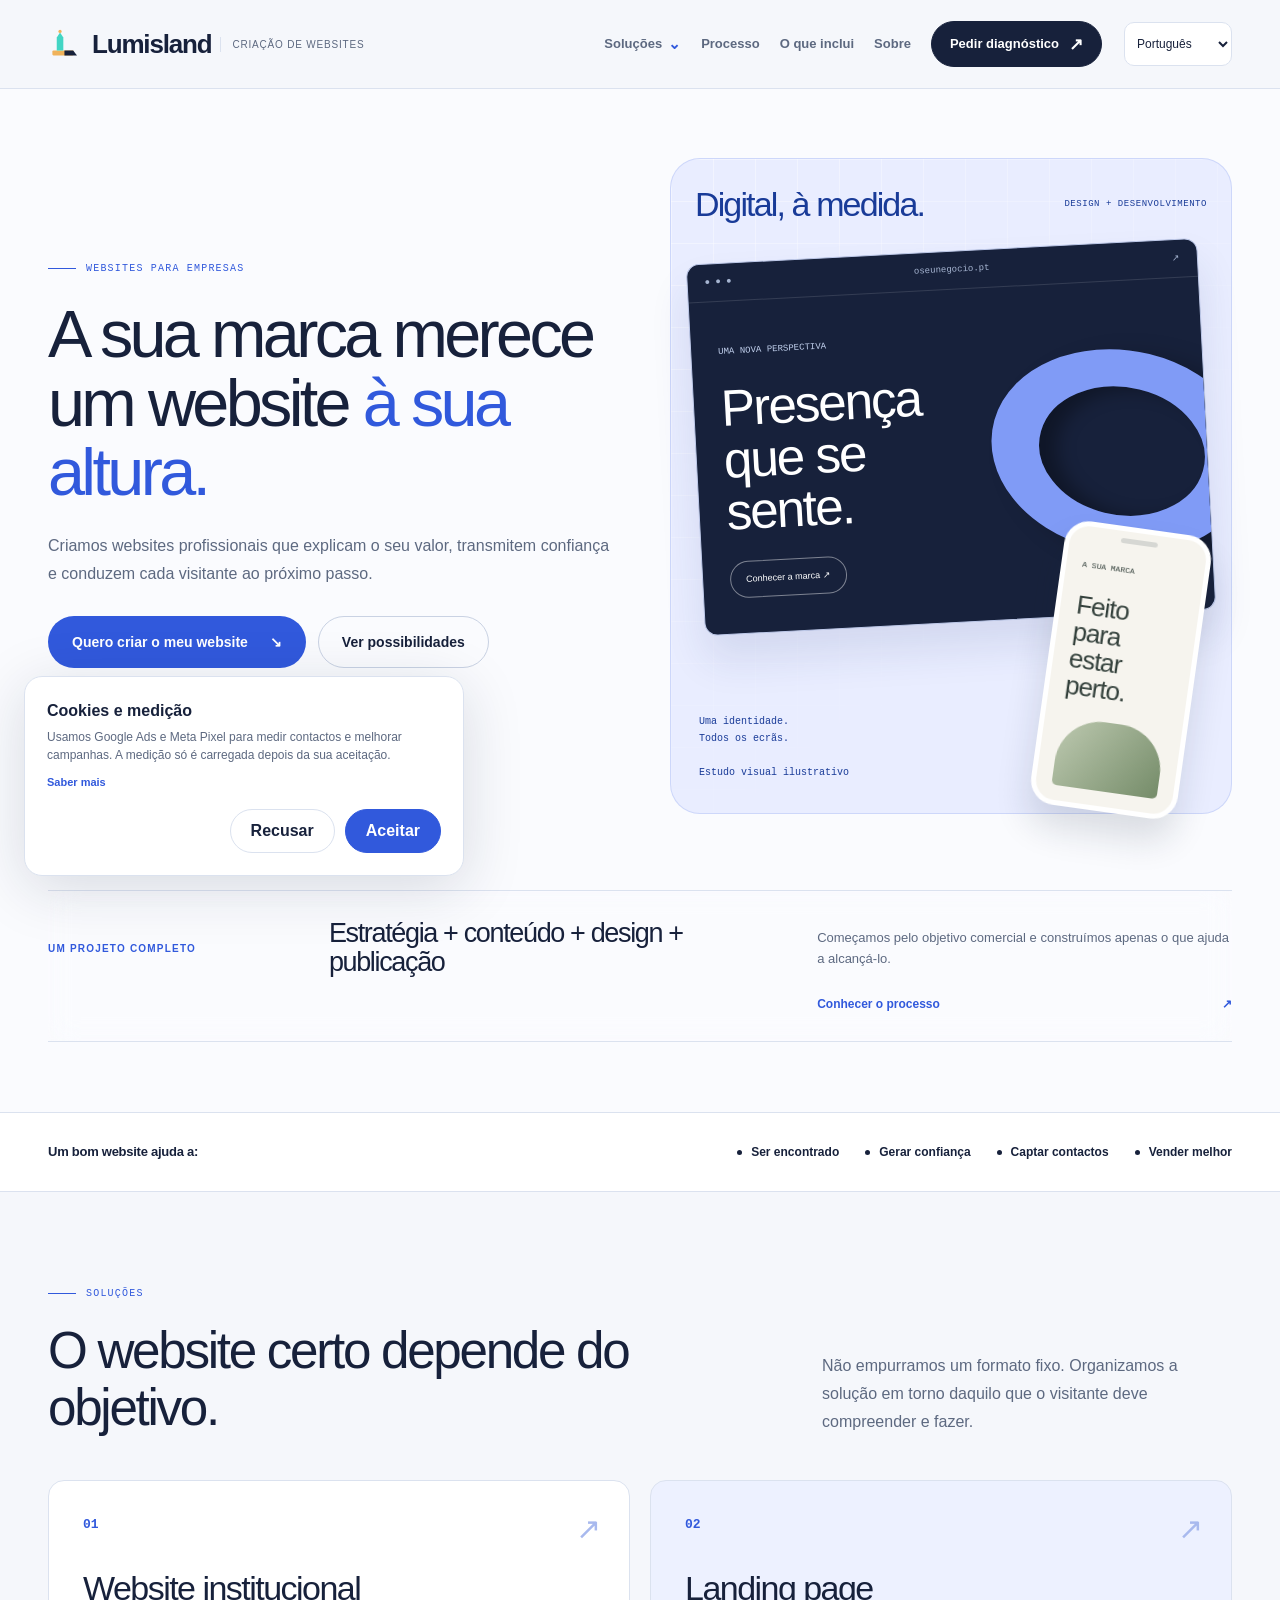
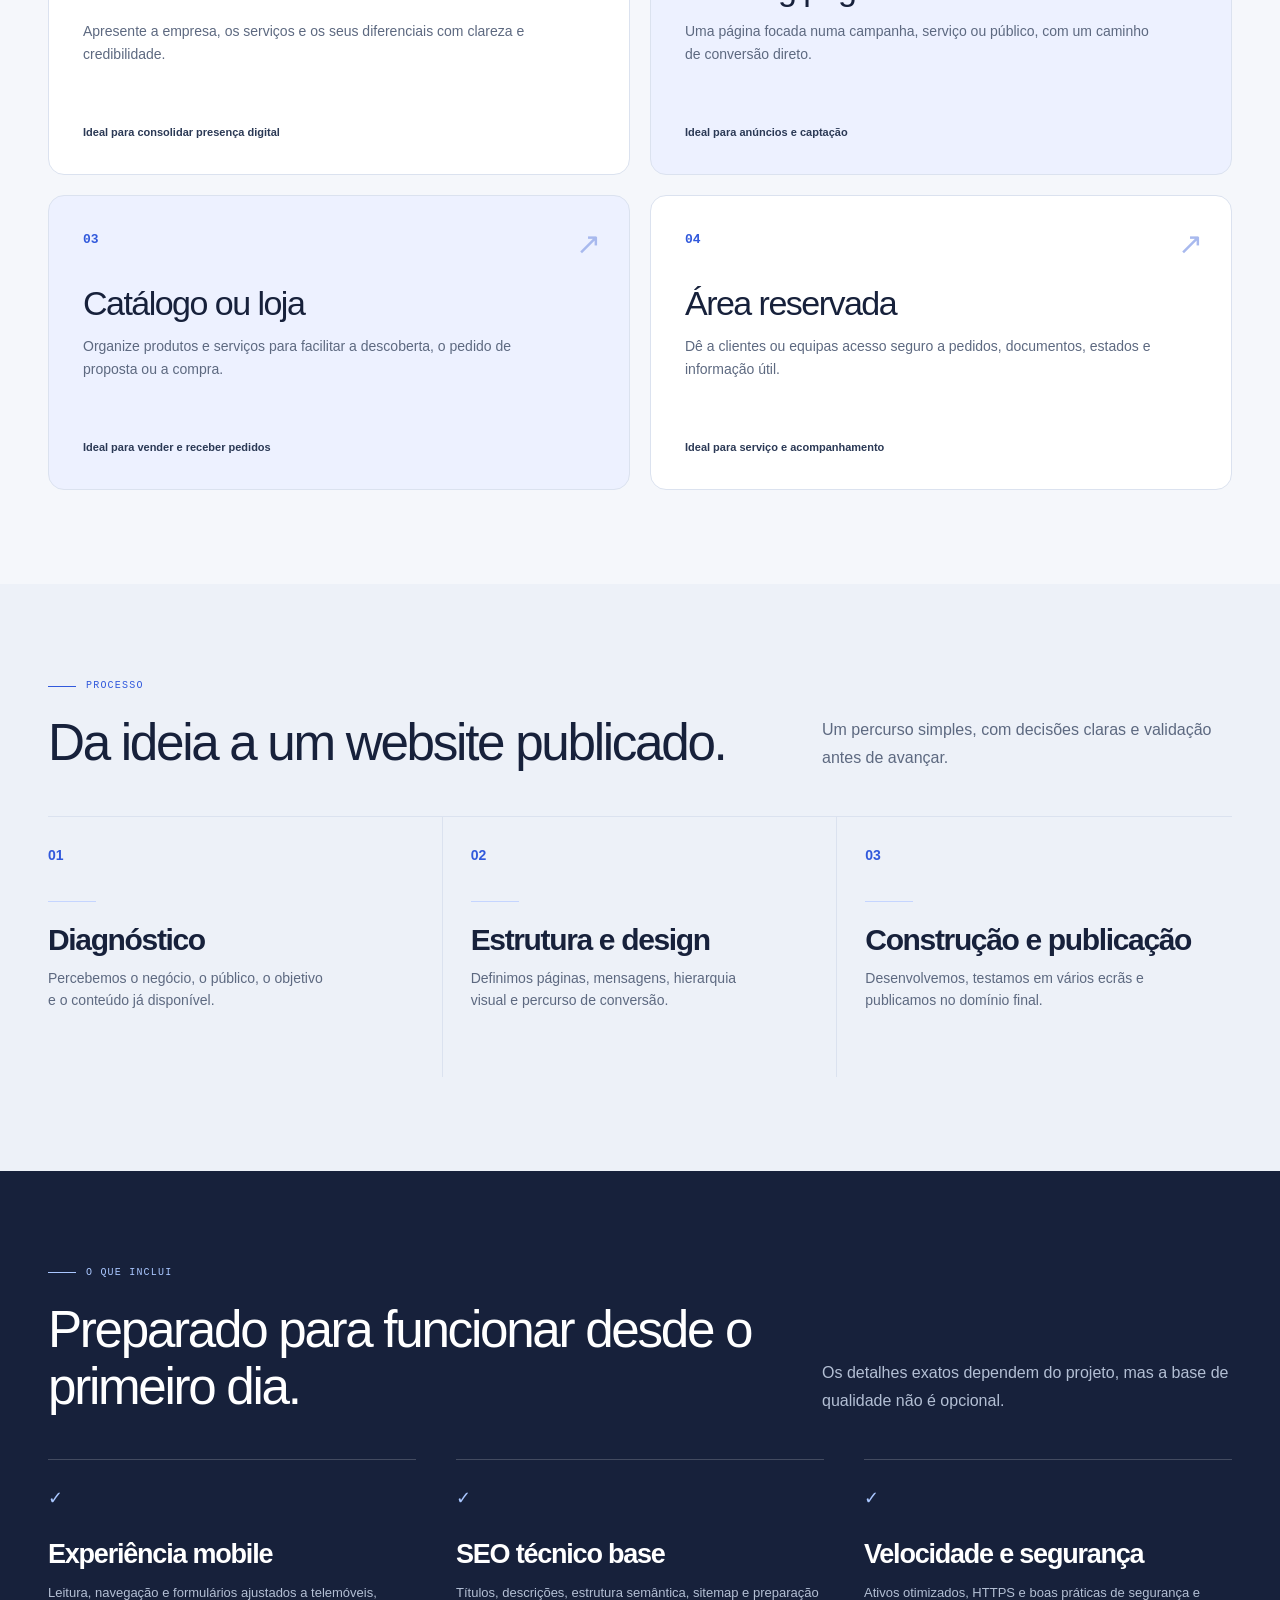
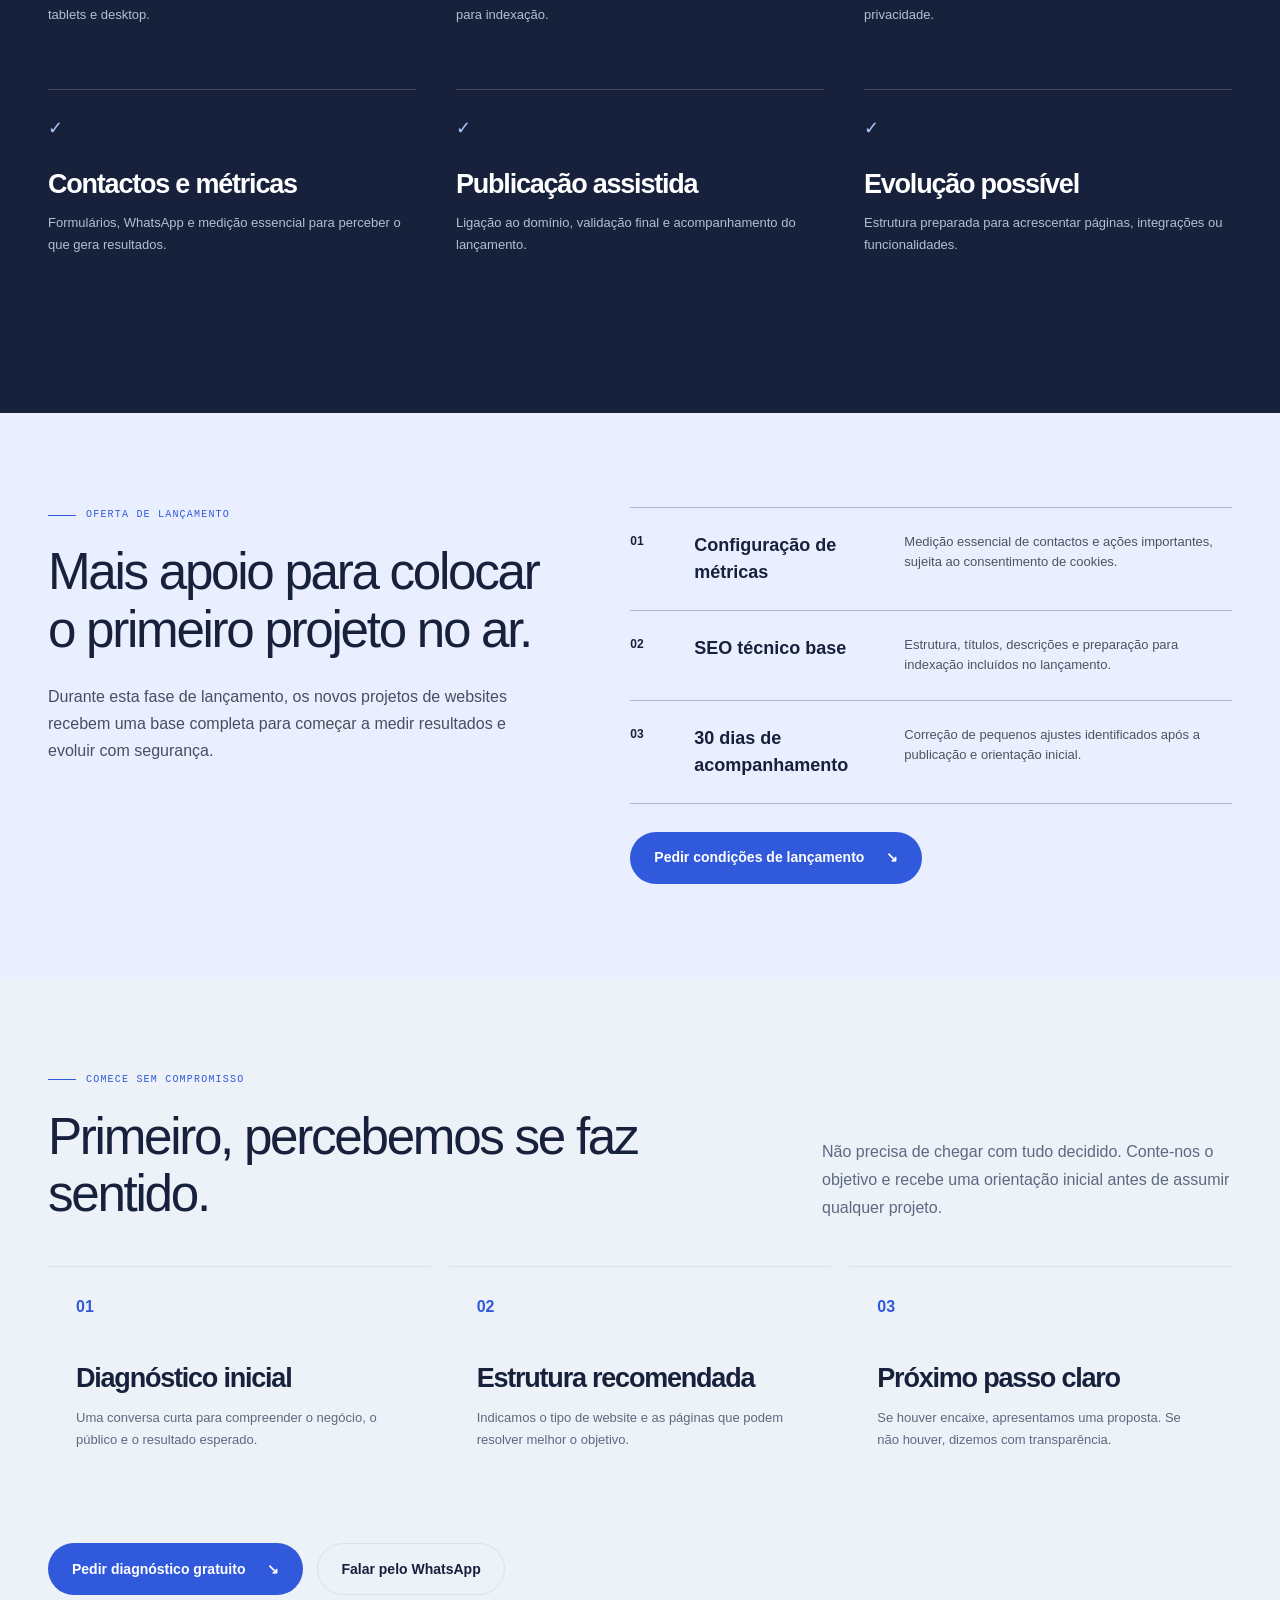
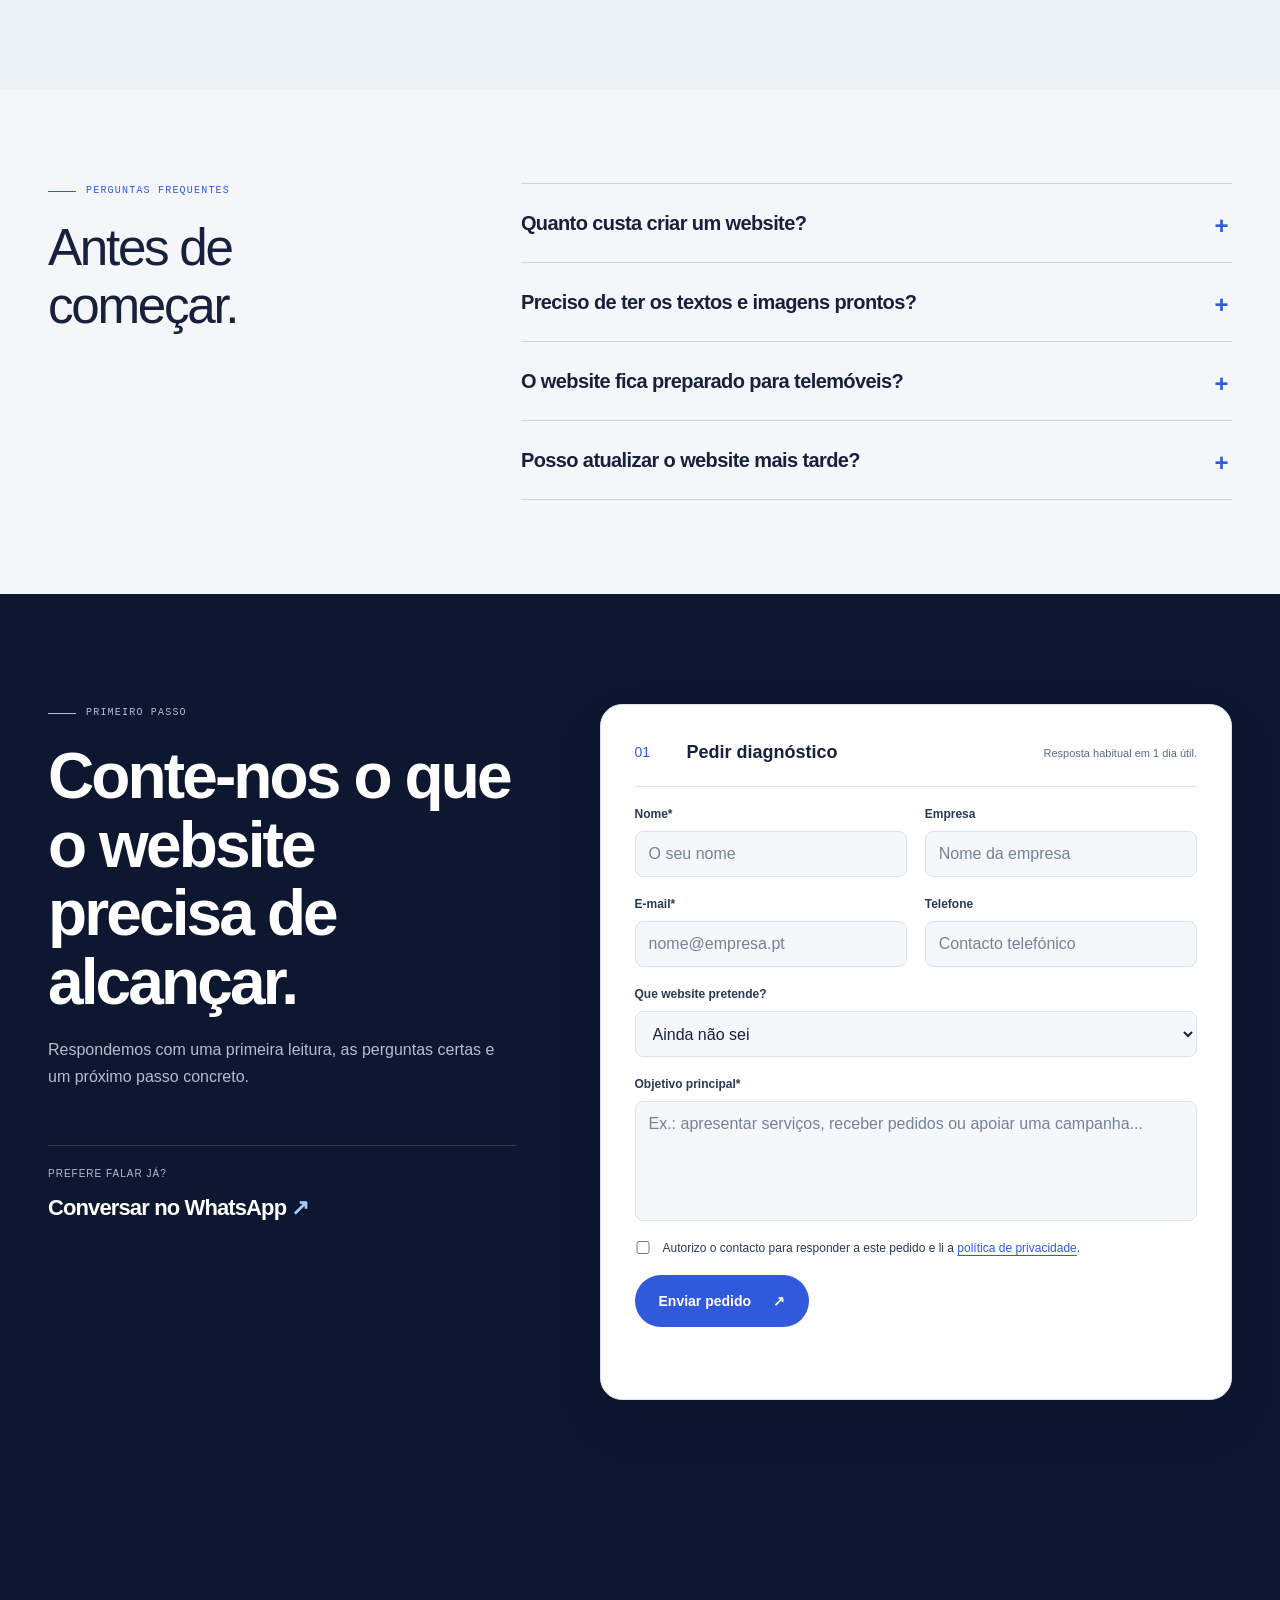
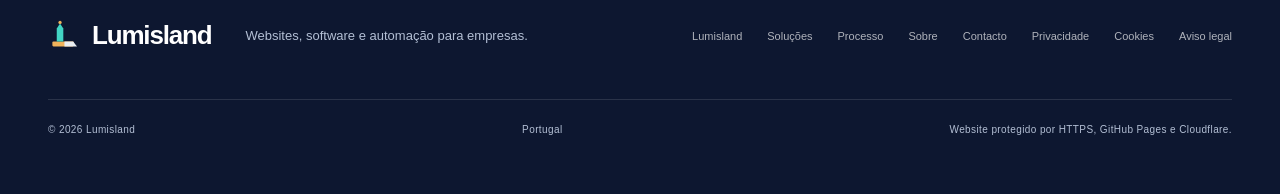
<file: criacao-de-sites/index.html>
<!DOCTYPE html>
<html lang="pt-PT" class="no-js">
<head>
  <meta charset="UTF-8">
  <meta name="viewport" content="width=device-width, initial-scale=1.0">
  <title>Criação de websites profissionais | Lumisland</title>
  <meta name="description" content="Criação de websites profissionais, rápidos e preparados para captar contactos. Projeto à medida para empresas em Portugal.">
  <meta name="theme-color" content="#081220">
  <meta name="robots" content="index, follow">
  <meta name="referrer" content="strict-origin-when-cross-origin">
  <meta http-equiv="Permissions-Policy" content="camera=(), microphone=(), geolocation=(), payment=()">
  <meta http-equiv="Content-Security-Policy" content="default-src 'self'; img-src 'self' data: https://www.googletagmanager.com https://www.google.com https://www.google.pt https://googleads.g.doubleclick.net; style-src 'self' 'unsafe-inline' https://fonts.googleapis.com; font-src https://fonts.gstatic.com; script-src 'self' 'unsafe-inline' https://www.googletagmanager.com; connect-src 'self' https://www.googletagmanager.com https://www.google.com https://www.google.pt https://www.googleadservices.com https://googleads.g.doubleclick.net; base-uri 'self'; form-action 'self' https://formsubmit.co; object-src 'none'; frame-ancestors 'none'; upgrade-insecure-requests">
  <link rel="canonical" href="https://lumisland.pt/criacao-de-sites/">
  <link rel="icon" type="image/svg+xml" href="../assets/icons/favicon.svg">
  <link rel="manifest" href="../site.webmanifest">
  <meta property="og:type" content="website">
  <meta property="og:locale" content="pt_PT">
  <meta property="og:title" content="Criação de websites profissionais | Lumisland">
  <meta property="og:description" content="Um website pensado para explicar, convencer e transformar visitas em oportunidades.">
  <meta property="og:url" content="https://lumisland.pt/criacao-de-sites/">
  <meta property="og:site_name" content="Lumisland">
  <meta property="og:image" content="https://lumisland.pt/assets/images/portfolio-websites.webp">
  <meta name="twitter:card" content="summary_large_image">
  <link rel="preconnect" href="https://fonts.googleapis.com">
  <link rel="preconnect" href="https://fonts.gstatic.com" crossorigin>
  <link href="https://fonts.googleapis.com/css2?family=DM+Sans:wght@400;500;600;700&family=Outfit:wght@400;500;600;700&family=IBM+Plex+Mono:wght@400;500&display=swap" rel="stylesheet">
  <link rel="stylesheet" href="../css/styles.css?v=20260923-2">
  <link rel="stylesheet" href="../css/websites.css?v=20260801-3">
  <script src="../js/analytics.js" defer></script>
  <script type="application/ld+json">
  {"@context":"https://schema.org","@type":"Service","name":"Criação de websites profissionais","provider":{"@type":"ProfessionalService","name":"Lumisland","url":"https://lumisland.pt/"},"areaServed":"Portugal","url":"https://lumisland.pt/criacao-de-sites/","description":"Criação de websites profissionais, responsivos e preparados para captar contactos."}
  </script>
<link rel="stylesheet" href="../css/premium.css?v=20260923-2">
<link rel="stylesheet" href="../css/solutions.css?v=20260925-3">
<link rel="stylesheet" href="/css/i18n.css?v=20260925-3">
<script src="/js/i18n.js?v=20260925-3" defer></script>
</head>
<body class="solution-page websites-page">
  <a class="skip-link" href="#conteudo">Saltar para o conteúdo</a>
  <header class="site-header">
    <div class="container header-inner">
      <a href="../" class="brand" aria-label="Lumisland, página inicial">
        <svg class="brand-mark" viewBox="0 0 64 64" aria-hidden="true"><rect x="8" y="43" width="39" height="9" rx="2" fill="#F0B35B"></rect><path d="M16 43h12V19l-6-9-6 9v24Z" fill="#42D5C4"></path><circle cx="22" cy="8" r="3" fill="#F0B35B"></circle><path d="M30 43h16l7 9H30v-9Z" fill="#E9EEF2"></path></svg>
        <span class="brand-word">Lumisland</span><span class="brand-note">criação de websites</span>
      </a>
      <button class="nav-toggle" type="button" aria-label="Abrir menu" aria-expanded="false" aria-controls="site-nav"><span></span><span></span><span></span></button>
      <nav id="site-nav" class="site-nav" aria-label="Navegação principal">
        <details class="nav-dropdown">
          <summary>Soluções <span aria-hidden="true">⌄</span></summary>
          <div class="nav-dropdown-menu">
            <a href="../aurea/"><strong>Beleza e bem-estar</strong><small>Agenda e gestão para marcações</small></a>
            <a href="../oficina/"><strong>Oficinas mecânicas</strong><small>Software de gestão para oficinas</small></a>
            <a href="../tvde/"><strong>Frotas TVDE</strong><small>Ganhos, despesas e pagamentos</small></a>
            <a href="../criacao-de-sites/" aria-current="page"><strong>Criação de websites</strong><small>Websites profissionais para empresas</small></a>
          </div>
        </details>
        <a href="#processo">Processo</a><a href="#incluido">O que inclui</a><a href="../sobre/">Sobre</a>
        <a class="nav-cta" href="#contacto">Pedir diagnóstico <span aria-hidden="true">↗</span></a>
      </nav>
    </div>
  </header>

  <main id="conteudo">
    <section class="web-hero" id="inicio">
      <div class="web-hero-image" aria-hidden="true"><img src="../assets/images/portfolio-websites.webp" alt=""></div>
      <div class="web-hero-overlay" aria-hidden="true"></div>
      <div class="container web-hero-grid">
        <div class="web-hero-copy">
          <p class="eyebrow eyebrow-light"><span class="eyebrow-line"></span>Websites para empresas</p>
          <h1>A sua marca merece<br>um website <span>à sua altura.</span></h1>
          <p class="web-lead">Criamos websites profissionais que explicam o seu valor, transmitem confiança e conduzem cada visitante ao próximo passo.</p>
          <div class="hero-actions">
            <a class="button button-primary" href="#contacto">Quero criar o meu website <span aria-hidden="true">↘</span></a>
            <a class="button button-quiet" href="#solucoes">Ver possibilidades</a>
          </div>
          <ul class="web-trust" aria-label="Características do serviço"><li>Design responsivo</li><li>SEO técnico base</li><li>Proposta à medida</li></ul>
        </div>
        <div class="solution-stage web-design-stage" role="img" aria-label="Estudo visual ilustrativo de um website em desktop e telemóvel">
          <div class="stage-heading"><strong>Digital, à medida.</strong><span>Design + desenvolvimento</span></div>
          <div class="design-window" aria-hidden="true"><div class="design-window-bar"><span>● ● ●</span><span>oseunegocio.pt</span><span>↗</span></div><div class="design-window-content"><small>UMA NOVA PERSPECTIVA</small><strong>Presença que se sente.</strong><span>Conhecer a marca ↗</span><div class="design-orbit"></div></div></div>
          <div class="design-phone" aria-hidden="true"><small>A SUA MARCA</small><strong>Feito para estar perto.</strong><div class="design-phone-art"></div></div>
          <p class="design-stage-note">Uma identidade.<br>Todos os ecrãs.<br><br>Estudo visual ilustrativo</p>
        </div>
      </div>
    </section>

    <aside class="web-brief-card" aria-label="Resultado do projeto">

          <span class="web-card-label">Um projeto completo</span>
          <strong>Estratégia + conteúdo + design + publicação</strong>
          <p>Começamos pelo objetivo comercial e construímos apenas o que ajuda a alcançá-lo.</p>
          <a href="#processo">Conhecer o processo <span aria-hidden="true">↗</span></a>
        </aside>

    <section class="signal-strip" aria-label="Resultados procurados"><div class="container signal-inner"><span class="signal-label">Um bom website ajuda a:</span><div class="signal-items"><span>Ser encontrado</span><span>Gerar confiança</span><span>Captar contactos</span><span>Vender melhor</span></div></div></section>

    <section class="section section-paper" id="solucoes">
      <div class="container">
        <div class="section-intro"><div><p class="eyebrow"><span class="eyebrow-line"></span>Soluções</p><h2>O website certo depende do objetivo.</h2></div><p>Não empurramos um formato fixo. Organizamos a solução em torno daquilo que o visitante deve compreender e fazer.</p></div>
        <div class="web-type-grid">
          <article><span>01</span><h3>Website institucional</h3><p>Apresente a empresa, os serviços e os seus diferenciais com clareza e credibilidade.</p><strong>Ideal para consolidar presença digital</strong></article>
          <article><span>02</span><h3>Landing page</h3><p>Uma página focada numa campanha, serviço ou público, com um caminho de conversão direto.</p><strong>Ideal para anúncios e captação</strong></article>
          <article><span>03</span><h3>Catálogo ou loja</h3><p>Organize produtos e serviços para facilitar a descoberta, o pedido de proposta ou a compra.</p><strong>Ideal para vender e receber pedidos</strong></article>
          <article><span>04</span><h3>Área reservada</h3><p>Dê a clientes ou equipas acesso seguro a pedidos, documentos, estados e informação útil.</p><strong>Ideal para serviço e acompanhamento</strong></article>
        </div>
      </div>
    </section>

    <section class="section web-process" id="processo">
      <div class="container">
        <div class="section-intro"><div><p class="eyebrow"><span class="eyebrow-line"></span>Processo</p><h2>Da ideia a um website publicado.</h2></div><p>Um percurso simples, com decisões claras e validação antes de avançar.</p></div>
        <div class="process-grid"><article class="process-step"><span class="step-number">01</span><div class="step-line"></div><h3>Diagnóstico</h3><p>Percebemos o negócio, o público, o objetivo e o conteúdo já disponível.</p></article><article class="process-step"><span class="step-number">02</span><div class="step-line"></div><h3>Estrutura e design</h3><p>Definimos páginas, mensagens, hierarquia visual e percurso de conversão.</p></article><article class="process-step"><span class="step-number">03</span><div class="step-line"></div><h3>Construção e publicação</h3><p>Desenvolvemos, testamos em vários ecrãs e publicamos no domínio final.</p></article></div>
      </div>
    </section>

    <section class="section section-dark" id="incluido">
      <div class="container">
        <div class="section-intro section-intro-dark"><div><p class="eyebrow eyebrow-light"><span class="eyebrow-line"></span>O que inclui</p><h2>Preparado para funcionar desde o primeiro dia.</h2></div><p>Os detalhes exatos dependem do projeto, mas a base de qualidade não é opcional.</p></div>
        <div class="web-included-grid"><article><span>✓</span><h3>Experiência mobile</h3><p>Leitura, navegação e formulários ajustados a telemóveis, tablets e desktop.</p></article><article><span>✓</span><h3>SEO técnico base</h3><p>Títulos, descrições, estrutura semântica, sitemap e preparação para indexação.</p></article><article><span>✓</span><h3>Velocidade e segurança</h3><p>Ativos otimizados, HTTPS e boas práticas de segurança e privacidade.</p></article><article><span>✓</span><h3>Contactos e métricas</h3><p>Formulários, WhatsApp e medição essencial para perceber o que gera resultados.</p></article><article><span>✓</span><h3>Publicação assistida</h3><p>Ligação ao domínio, validação final e acompanhamento do lançamento.</p></article><article><span>✓</span><h3>Evolução possível</h3><p>Estrutura preparada para acrescentar páginas, integrações ou funcionalidades.</p></article></div>
      </div>
    </section>

    <section class="section launch-offer" id="oferta">
      <div class="container launch-offer-grid">
        <div><p class="eyebrow"><span class="eyebrow-line"></span>Oferta de lançamento</p><h2>Mais apoio para colocar o primeiro projeto no ar.</h2><p class="launch-copy">Durante esta fase de lançamento, os novos projetos de websites recebem uma base completa para começar a medir resultados e evoluir com segurança.</p></div>
        <div class="launch-benefits"><article><span>01</span><strong>Configuração de métricas</strong><p>Medição essencial de contactos e ações importantes, sujeita ao consentimento de cookies.</p></article><article><span>02</span><strong>SEO técnico base</strong><p>Estrutura, títulos, descrições e preparação para indexação incluídos no lançamento.</p></article><article><span>03</span><strong>30 dias de acompanhamento</strong><p>Correção de pequenos ajustes identificados após a publicação e orientação inicial.</p></article><a class="button button-primary" href="#contacto">Pedir condições de lançamento <span aria-hidden="true">↘</span></a></div>
      </div>
    </section>

    <section class="section no-commitment" id="comecar">
      <div class="container"><div class="section-intro"><div><p class="eyebrow"><span class="eyebrow-line"></span>Comece sem compromisso</p><h2>Primeiro, percebemos se faz sentido.</h2></div><p>Não precisa de chegar com tudo decidido. Conte-nos o objetivo e recebe uma orientação inicial antes de assumir qualquer projeto.</p></div>
        <div class="commitment-grid"><article><span>01</span><h3>Diagnóstico inicial</h3><p>Uma conversa curta para compreender o negócio, o público e o resultado esperado.</p></article><article><span>02</span><h3>Estrutura recomendada</h3><p>Indicamos o tipo de website e as páginas que podem resolver melhor o objetivo.</p></article><article><span>03</span><h3>Próximo passo claro</h3><p>Se houver encaixe, apresentamos uma proposta. Se não houver, dizemos com transparência.</p></article></div>
        <div class="commitment-actions"><a class="button button-primary" href="#contacto">Pedir diagnóstico gratuito <span aria-hidden="true">↘</span></a><a class="button button-outline" href="https://wa.me/351926741263?text=Ol%C3%A1%2C%20quero%20uma%20orienta%C3%A7%C3%A3o%20inicial%20sem%20compromisso%20para%20o%20meu%20website." target="_blank" rel="noopener noreferrer">Falar pelo WhatsApp</a></div>
      </div>
    </section>

    <section class="section web-faq" id="perguntas"><div class="container web-faq-grid"><div><p class="eyebrow"><span class="eyebrow-line"></span>Perguntas frequentes</p><h2>Antes de começar.</h2></div><div class="web-faq-list"><details><summary>Quanto custa criar um website?</summary><p>Depende do objetivo, número de páginas, conteúdo e funcionalidades. Depois do diagnóstico, enviamos uma proposta clara e adequada ao projeto.</p></details><details><summary>Preciso de ter os textos e imagens prontos?</summary><p>Não. Podemos organizar o conteúdo existente, orientar a recolha do que falta e ajudar a transformar informação dispersa numa mensagem clara.</p></details><details><summary>O website fica preparado para telemóveis?</summary><p>Sim. A experiência responsiva faz parte da base do projeto e é validada antes da publicação.</p></details><details><summary>Posso atualizar o website mais tarde?</summary><p>Sim. Definimos consigo a melhor forma de gestão e deixamos a estrutura preparada para evoluir.</p></details></div></div></section>

    <section class="contact-section" id="contacto">
      <div class="container contact-grid">
        <div class="contact-copy"><p class="eyebrow eyebrow-light"><span class="eyebrow-line"></span>Primeiro passo</p><h2>Conte-nos o que o website precisa de alcançar.</h2><p>Respondemos com uma primeira leitura, as perguntas certas e um próximo passo concreto.</p><div class="contact-email"><span>Prefere falar já?</span><a href="https://wa.me/351926741263?text=Ol%C3%A1%2C%20vim%20atrav%C3%A9s%20da%20p%C3%A1gina%20de%20cria%C3%A7%C3%A3o%20de%20websites%20da%20Lumisland%20e%20quero%20falar%20sobre%20um%20novo%20website." target="_blank" rel="noopener noreferrer">Conversar no WhatsApp <span aria-hidden="true">↗</span></a></div></div>
        <form class="contact-form" id="contact-form" action="https://formsubmit.co/contacto@lumisland.pt" method="POST">
          <input type="hidden" name="_subject" value="Novo pedido — criação de website"><input type="hidden" name="_next" value="https://lumisland.pt/obrigado.html"><input type="hidden" name="_template" value="table"><input type="hidden" name="servico" value="Criação de website"><input type="text" name="_honey" class="hidden-field" aria-hidden="true" tabindex="-1" autocomplete="off">
          <div class="form-heading"><span>01</span><strong>Pedir diagnóstico</strong><small>Resposta habitual em 1 dia útil.</small></div>
          <label>Nome*<input type="text" name="nome" autocomplete="name" required placeholder="O seu nome"></label><label>Empresa<input type="text" name="empresa" autocomplete="organization" placeholder="Nome da empresa"></label><label>E-mail*<input type="email" name="email" autocomplete="email" required placeholder="nome@empresa.pt"></label><label>Telefone<input type="tel" name="telefone" autocomplete="tel" placeholder="Contacto telefónico"></label>
          <label class="form-full">Que website pretende?<select name="tipo_website"><option value="Ainda não sei">Ainda não sei</option><option value="Website institucional">Website institucional</option><option value="Landing page">Landing page</option><option value="Catálogo ou loja">Catálogo ou loja</option><option value="Área reservada">Área reservada</option></select></label>
          <label class="form-full">Objetivo principal*<textarea name="mensagem" required placeholder="Ex.: apresentar serviços, receber pedidos ou apoiar uma campanha..."></textarea></label>
          <label class="form-consent form-full"><input type="checkbox" name="consentimento" value="Aceite" required><span>Autorizo o contacto para responder a este pedido e li a <a href="../privacidade.html">política de privacidade</a>.</span></label>
          <div class="form-full"><button class="button button-primary" type="submit">Enviar pedido <span aria-hidden="true">↗</span></button></div>
        </form>
      </div>
    </section>
  </main>

  <footer class="site-footer"><div class="container footer-top"><a href="../" class="brand footer-brand" aria-label="Lumisland, página inicial"><svg class="brand-mark" viewBox="0 0 64 64" aria-hidden="true"><rect x="8" y="43" width="39" height="9" rx="2" fill="#F0B35B"></rect><path d="M16 43h12V19l-6-9-6 9v24Z" fill="#42D5C4"></path><circle cx="22" cy="8" r="3" fill="#F0B35B"></circle><path d="M30 43h16l7 9H30v-9Z" fill="#E9EEF2"></path></svg><span class="brand-word">Lumisland</span></a><p>Websites, software e automação para empresas.</p><div class="footer-links"><a href="../">Lumisland</a><a href="#solucoes">Soluções</a><a href="#processo">Processo</a><a href="../sobre/">Sobre</a><a href="#contacto">Contacto</a><a href="../privacidade.html">Privacidade</a><a href="../cookies.html">Cookies</a><a href="../aviso-legal.html">Aviso legal</a></div></div><div class="container footer-bottom"><span>&copy; 2026 Lumisland</span><span>Portugal</span><span>Website protegido por HTTPS, GitHub Pages e Cloudflare.</span></div></footer>

  <a class="whatsapp-floating" href="https://wa.me/351926741263?text=Ol%C3%A1%2C%20vim%20atrav%C3%A9s%20da%20p%C3%A1gina%20de%20cria%C3%A7%C3%A3o%20de%20websites%20da%20Lumisland%20e%20quero%20falar%20sobre%20um%20novo%20website." target="_blank" rel="noopener noreferrer" aria-label="Falar sobre a criação de um website pelo WhatsApp" title="Falar sobre a criação de um website pelo WhatsApp"><svg viewBox="0 0 32 32" aria-hidden="true"><path fill="currentColor" d="M19.11 17.21c-.28-.14-1.63-.8-1.88-.89-.25-.09-.43-.14-.61.14-.18.27-.7.89-.86 1.07-.16.18-.32.2-.59.07-.28-.14-1.16-.43-2.21-1.36-.82-.73-1.37-1.63-1.53-1.91-.16-.27-.02-.42.12-.56.12-.12.28-.32.41-.48.14-.16.18-.27.28-.45.09-.18.05-.34-.02-.48-.07-.14-.61-1.48-.84-2.03-.22-.53-.45-.46-.61-.47h-.52c-.18 0-.48.07-.73.34-.25.27-.96.94-.96 2.29 0 1.35.98 2.65 1.12 2.83.14.18 1.93 2.95 4.68 4.14.65.28 1.16.45 1.56.57.66.21 1.25.18 1.72.11.53-.08 1.63-.67 1.86-1.31.23-.64.23-1.19.16-1.31-.07-.11-.25-.18-.53-.31Z"></path><path fill="currentColor" d="M16.03 3C8.84 3 3 8.78 3 15.91c0 2.28.6 4.5 1.74 6.45L3 29l6.82-1.78a13.11 13.11 0 0 0 6.2 1.57h.01C23.22 28.79 29 23 29 15.91 29 8.78 23.22 3 16.03 3Zm0 23.61h-.01a10.9 10.9 0 0 1-5.56-1.52l-.4-.23-4.05 1.06 1.08-3.93-.26-.41a10.67 10.67 0 0 1-1.65-5.67c0-5.92 4.87-10.74 10.86-10.74 5.98 0 10.84 4.82 10.84 10.74 0 5.92-4.86 10.7-10.85 10.7Z"></path></svg><span class="whatsapp-floating-text">Fale connosco</span></a>
  <script src="../js/app.js?v=20260923-2" defer></script>
</body>
</html>
</file>
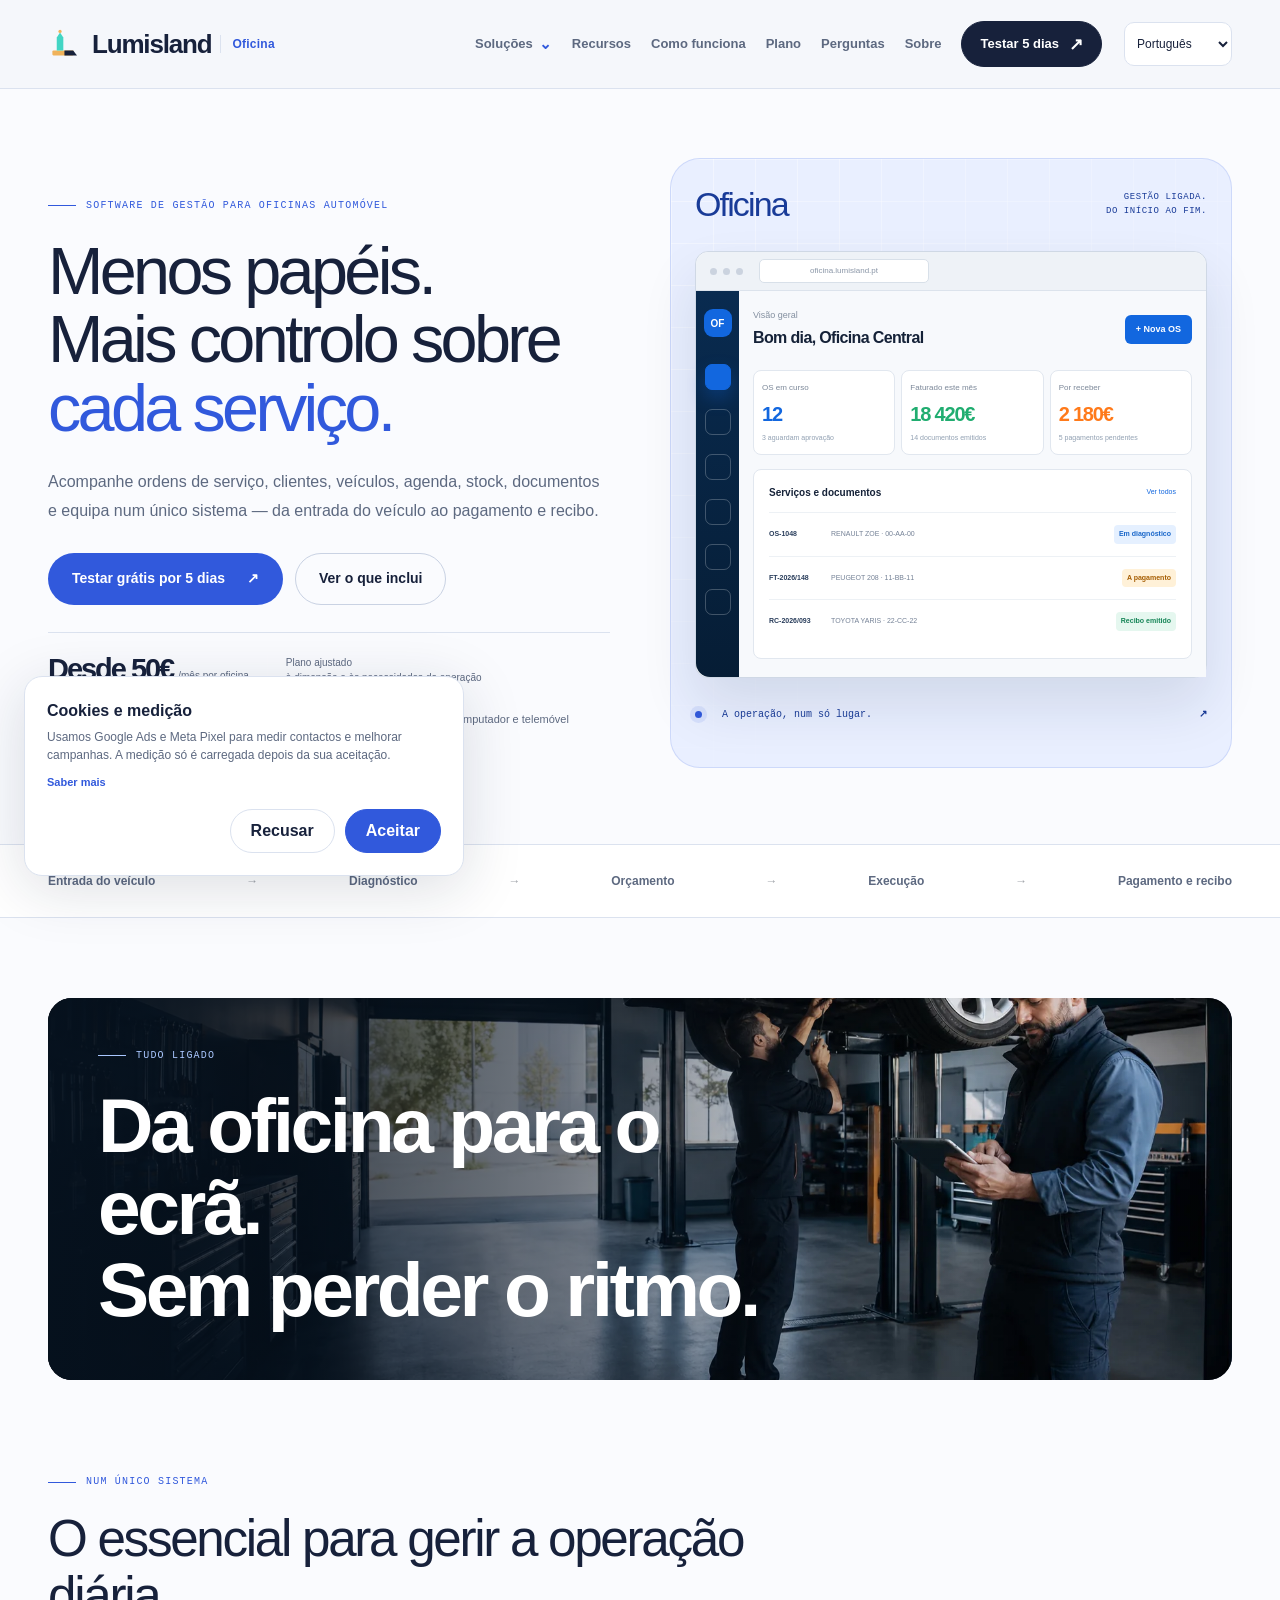
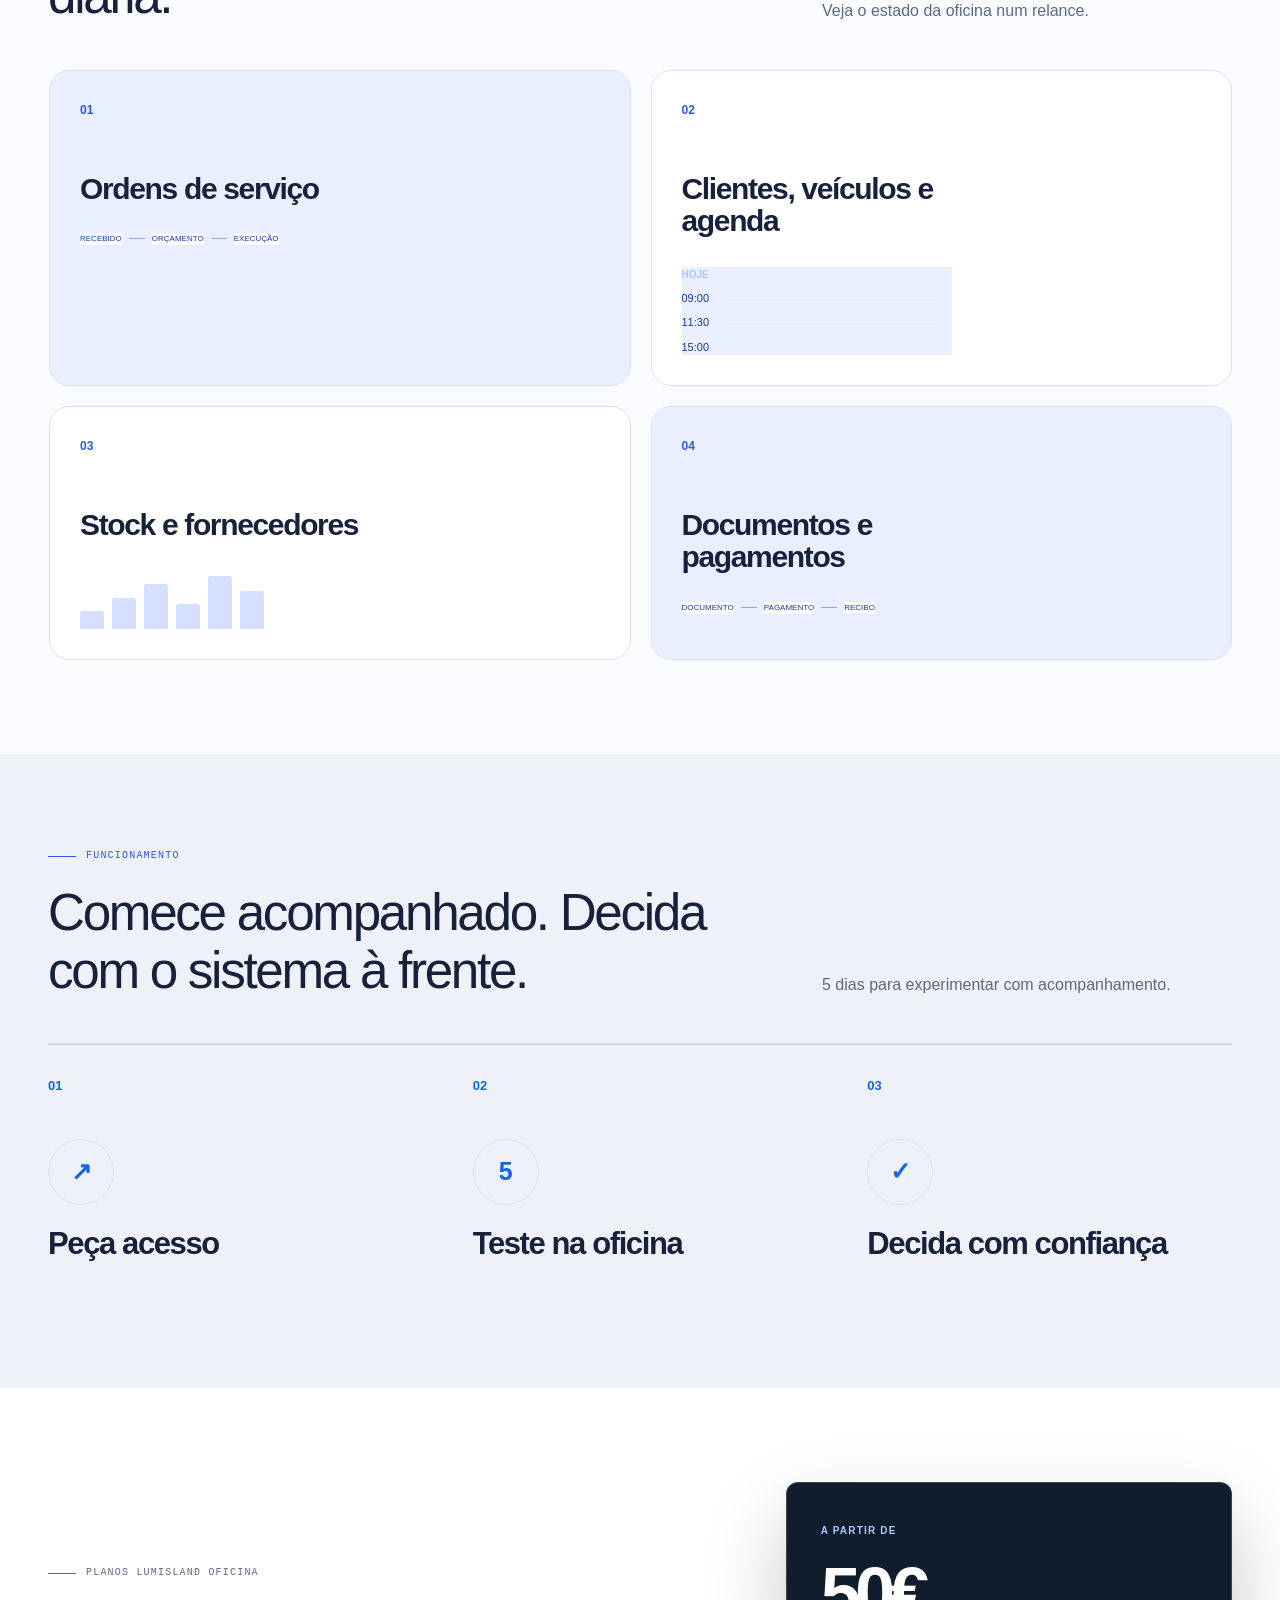
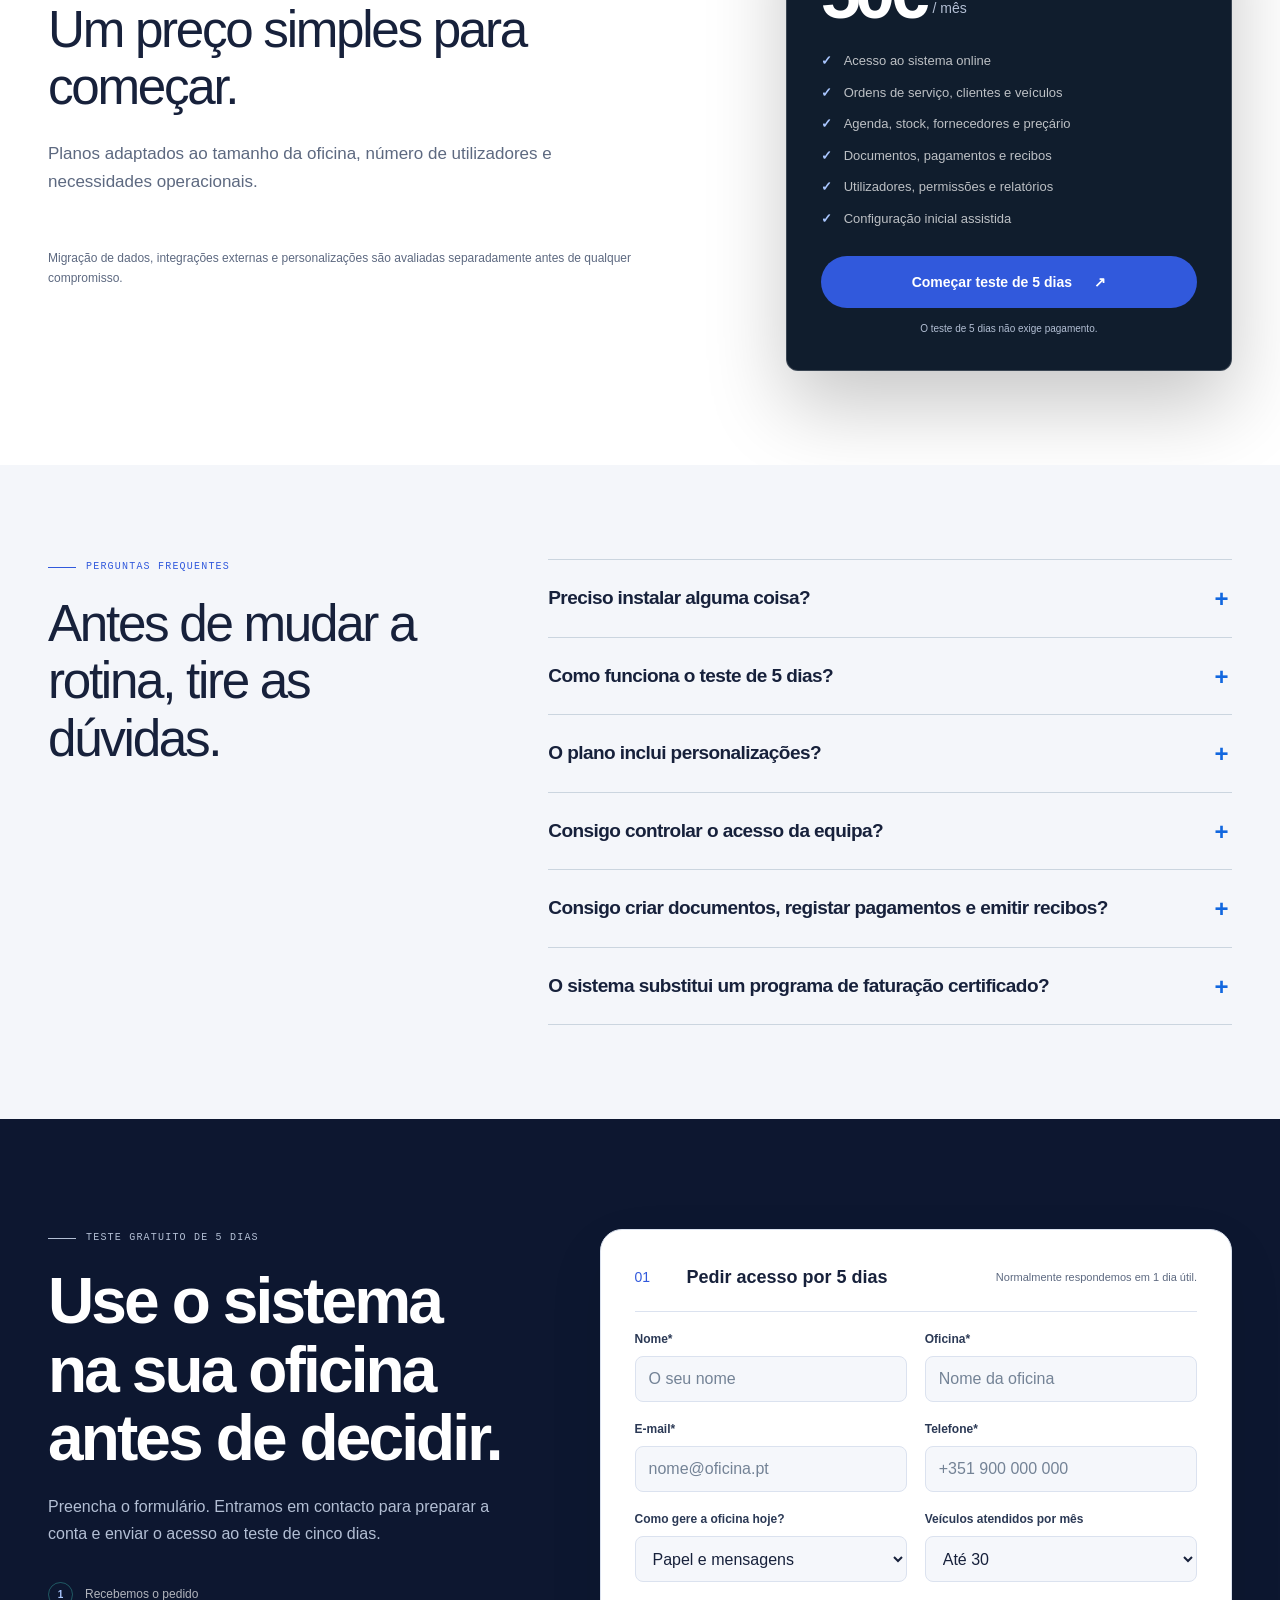
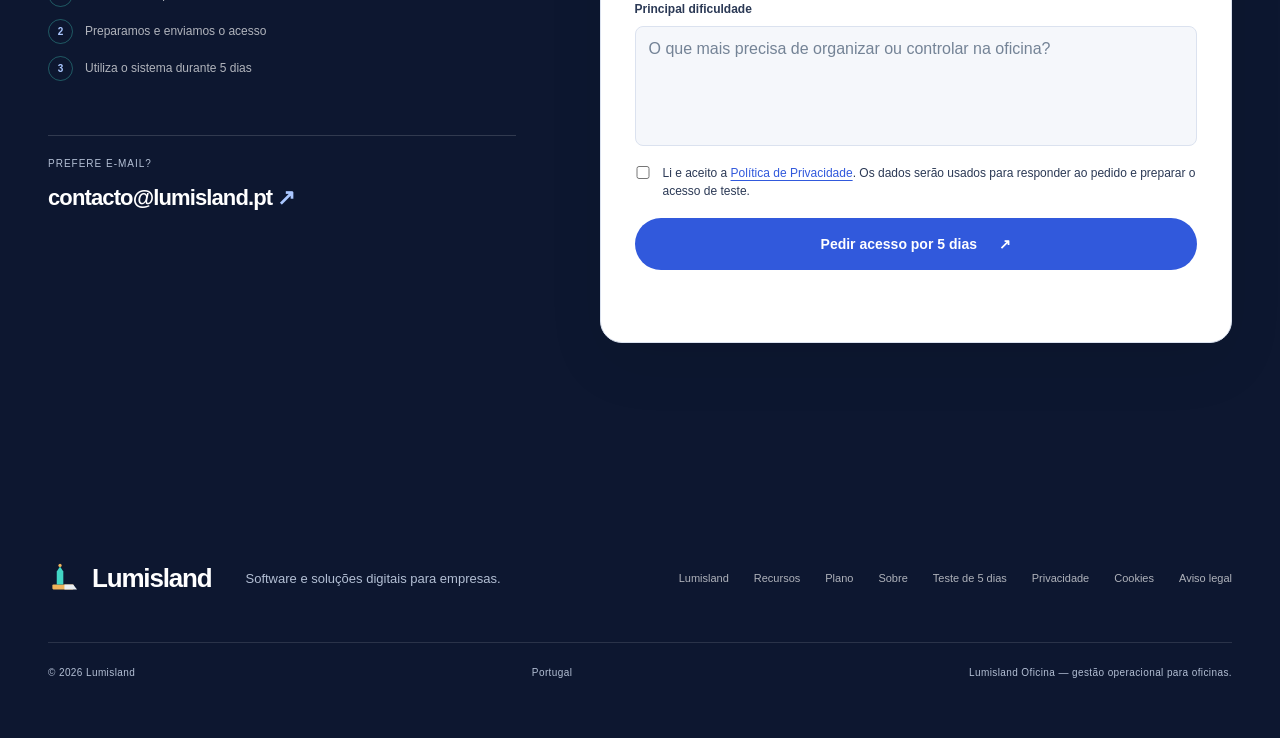
<file: oficina/index.html>
<!DOCTYPE html>
<html lang="pt-PT" class="no-js">
<head>
  <meta charset="UTF-8">
  <meta name="viewport" content="width=device-width, initial-scale=1.0">
  <title>Lumisland Oficina | Software de gestão para oficinas</title>
  <meta name="description" content="Teste durante 5 dias o software de gestão para oficinas automóvel. Ordens de serviço, clientes, veículos, agenda, stock, documentos, pagamentos e relatórios num único sistema.">
  <meta name="theme-color" content="#081220">
  <meta name="robots" content="index, follow">
  <meta name="referrer" content="strict-origin-when-cross-origin">
  <meta http-equiv="Permissions-Policy" content="camera=(), microphone=(), geolocation=(), payment=()">
  <meta http-equiv="Content-Security-Policy" content="default-src 'self'; img-src 'self' data: https://www.googletagmanager.com https://www.google.com https://www.google.pt https://googleads.g.doubleclick.net https://www.facebook.com; style-src 'self' 'unsafe-inline' https://fonts.googleapis.com; font-src https://fonts.gstatic.com; script-src 'self' 'unsafe-inline' https://www.googletagmanager.com https://connect.facebook.net; connect-src 'self' https://www.googletagmanager.com https://www.google.com https://www.google.pt https://www.googleadservices.com https://googleads.g.doubleclick.net https://www.facebook.com; base-uri 'self'; form-action 'self' https://formsubmit.co; object-src 'none'; frame-ancestors 'none'; upgrade-insecure-requests">
  <link rel="canonical" href="https://lumisland.pt/oficina/">
  <link rel="icon" type="image/svg+xml" href="../assets/icons/favicon.svg">
  <meta property="og:type" content="website">
  <meta property="og:locale" content="pt_PT">
  <meta property="og:title" content="Lumisland Oficina | Controle a oficina num único sistema">
  <meta property="og:description" content="Experimente durante 5 dias a gestão de ordens de serviço, clientes, veículos, agenda, stock, documentos, pagamentos e relatórios.">
  <meta property="og:url" content="https://lumisland.pt/oficina/">
  <meta property="og:site_name" content="Lumisland">
  <meta property="og:image" content="https://lumisland.pt/assets/images/lumisland-workshop-hero.png">
  <meta name="twitter:card" content="summary_large_image">
  <link rel="preconnect" href="https://fonts.googleapis.com">
  <link rel="preconnect" href="https://fonts.gstatic.com" crossorigin>
  <link href="https://fonts.googleapis.com/css2?family=DM+Sans:wght@400;500;600;700&family=Outfit:wght@400;500;600;700&family=IBM+Plex+Mono:wght@400;500&display=swap" rel="stylesheet">
  <link rel="stylesheet" href="../css/styles.css?v=20260923-2">
  <link rel="stylesheet" href="../css/oficina.css?v=20260728-1">
  <script src="../js/analytics.js" defer></script>
  <script type="application/ld+json">
  {
    "@context": "https://schema.org",
    "@type": "SoftwareApplication",
    "name": "Lumisland Oficina",
    "applicationCategory": "BusinessApplication",
    "operatingSystem": "Web",
    "description": "Software de gestão para oficinas automóvel com ordens de serviço, clientes, veículos, agenda, stock, documentos de faturação, pagamentos, recibos e relatórios.",
    "url": "https://lumisland.pt/oficina/",
    "offers": {
      "@type": "Offer",
      "price": "50",
      "priceCurrency": "EUR",
      "description": "Planos a partir de 50 euros por mês, por oficina. Condições confirmadas na demonstração."
    },
    "provider": {
      "@type": "Organization",
      "name": "Lumisland",
      "url": "https://lumisland.pt/"
    }
  }
  </script>
<link rel="stylesheet" href="../css/premium.css?v=20260923-2">
<link rel="stylesheet" href="../css/solutions.css?v=20260925-3">
<link rel="stylesheet" href="/css/i18n.css?v=20260925-3">
<script src="/js/i18n.js?v=20260925-3" defer></script>
</head>
<body class="solution-page oficina-page">
  <a class="skip-link" href="#conteudo">Saltar para o conteúdo</a>

  <header class="site-header">
    <div class="container header-inner">
      <a href="../" class="brand" aria-label="Lumisland, página inicial">
        <svg class="brand-mark" viewBox="0 0 64 64" aria-hidden="true">
          <rect x="8" y="43" width="39" height="9" rx="2" fill="#F0B35B"></rect>
          <path d="M16 43h12V19l-6-9-6 9v24Z" fill="#42D5C4"></path>
          <circle cx="22" cy="8" r="3" fill="#F0B35B"></circle>
          <path d="M30 43h16l7 9H30v-9Z" fill="#E9EEF2"></path>
        </svg>
        <span class="brand-word">Lumisland</span>
        <span class="product-brand">Oficina</span>
      </a>

      <button class="nav-toggle" type="button" aria-label="Abrir menu" aria-expanded="false" aria-controls="site-nav">
        <span></span><span></span><span></span>
      </button>

      <nav id="site-nav" class="site-nav" aria-label="Navegação principal">
        <details class="nav-dropdown">
          <summary>Soluções <span aria-hidden="true">⌄</span></summary>
          <div class="nav-dropdown-menu">
            <a href="../aurea/"><strong>Beleza e bem-estar</strong><small>Agenda e gestão para marcações</small></a>
            <a href="../oficina/" aria-current="page"><strong>Oficinas mecânicas</strong><small>Software de gestão para oficinas</small></a>
            <a href="../tvde/"><strong>Frotas TVDE</strong><small>Dashboard de ganhos, despesas e pagamentos</small></a>
            <a href="../criacao-de-sites/"><strong>Criação de websites</strong><small>Websites profissionais para empresas</small></a>
          </div>
        </details>
        <a href="#recursos">Recursos</a>
        <a href="#funcionamento">Como funciona</a>
        <a href="#plano">Plano</a>
        <a href="#perguntas">Perguntas</a>
        <a href="../sobre/">Sobre</a>
        <a class="nav-cta" href="https://oficina.lumisland.pt/registo">Testar 5 dias <span aria-hidden="true">↗</span></a>
      </nav>
    </div>
  </header>

  <main id="conteudo">
    <section class="workshop-hero">
      <div class="workshop-glow workshop-glow-one" aria-hidden="true"></div>
      <div class="workshop-glow workshop-glow-two" aria-hidden="true"></div>
      <div class="container workshop-hero-grid">
        <div class="workshop-hero-copy">
          <p class="eyebrow eyebrow-light"><span class="eyebrow-line"></span> Software de gestão para oficinas automóvel</p>
          <h1>Menos papéis.<br>Mais controlo sobre <span>cada serviço.</span></h1>
          <p class="workshop-lead">Acompanhe ordens de serviço, clientes, veículos, agenda, stock, documentos e equipa num único sistema — da entrada do veículo ao pagamento e recibo.</p>
          <div class="hero-actions">
            <a class="button button-primary" href="https://oficina.lumisland.pt/registo">Testar grátis por 5 dias <span aria-hidden="true">↗</span></a>
            <a class="button button-quiet" href="#recursos">Ver o que inclui</a>
          </div>
          <div class="workshop-price-note">
            <strong>Desde 50€<small>/mês por oficina</small></strong>
            <span>Plano ajustado<br>à dimensão e às necessidades da operação</span>
          </div>
          <ul class="hero-trust" aria-label="Condições do produto">
            <li>5 dias de teste gratuito</li>
            <li>Configuração assistida</li>
            <li>Acesso online em computador e telemóvel</li>
          </ul>
        </div>

        <div class="solution-stage"><div class="stage-heading"><strong>Oficina</strong><span>Gestão ligada.<br>Do início ao fim.</span></div><div class="product-preview" role="img" aria-label="Pré-visualização do dashboard Lumisland Oficina com ordens de serviço, faturação, pagamentos e agenda">
          <div class="preview-browser">
            <span></span><span></span><span></span>
            <small>oficina.lumisland.pt</small>
          </div>
          <div class="preview-shell">
            <div class="preview-side">
              <div class="preview-logo">OF</div>
              <i class="active"></i><i></i><i></i><i></i><i></i><i></i>
            </div>
            <div class="preview-main">
              <div class="preview-head">
                <div><small>Visão geral</small><strong>Bom dia, Oficina Central</strong></div>
                <span>+ Nova OS</span>
              </div>
              <div class="preview-metrics">
                <article><small>OS em curso</small><strong>12</strong><em>3 aguardam aprovação</em></article>
                <article><small>Faturado este mês</small><strong>18 420€</strong><em>14 documentos emitidos</em></article>
                <article><small>Por receber</small><strong>2 180€</strong><em>5 pagamentos pendentes</em></article>
              </div>
              <div class="preview-content">
                <section aria-label="Serviços e documentos">
                  <div class="preview-title"><strong>Serviços e documentos</strong><span>Ver todos</span></div>
                  <div class="service-demo">
                    <b>OS-1048</b><span>RENAULT ZOE · 00-AA-00</span><em class="status-blue">Em diagnóstico</em>
                  </div>
                  <div class="service-demo">
                    <b>FT-2026/148</b><span>PEUGEOT 208 · 11-BB-11</span><em class="status-amber">A pagamento</em>
                  </div>
                  <div class="service-demo">
                    <b>RC-2026/093</b><span>TOYOTA YARIS · 22-CC-22</span><em class="status-green">Recibo emitido</em>
                  </div>
                </section>
                <aside aria-label="Agenda de hoje">
                  <div class="preview-title"><strong>Hoje</strong><span>26 jul.</span></div>
                  <div class="agenda-demo"><time>09:00</time><span>Revisão completa<small>Renault Clio</small></span></div>
                  <div class="agenda-demo"><time>11:30</time><span>Diagnóstico<small>BMW Série 1</small></span></div>
                  <div class="agenda-demo"><time>15:00</time><span>Entrega e recibo<small>Peugeot 208</small></span></div>
                </aside>
              </div>
            </div>
          </div>
          <div class="preview-floating preview-floating-left"><span>✓</span><div><strong>Histórico completo</strong><small>Cliente, veículo, OS e documentos</small></div></div>
          <div class="preview-floating preview-floating-right"><span>€</span><div><strong>Documentos e pagamentos</strong><small>Notas e recibos associados à OS</small></div></div>
        </div><div class="stage-caption"><span>A operação, num só lugar.</span><b aria-hidden="true">↗</b></div></div>
      </div>
    </section>

    <section class="workshop-signal" aria-label="Fluxo coberto pelo sistema">
      <div class="container">
        <span>Entrada do veículo</span><i>→</i><span>Diagnóstico</span><i>→</i><span>Orçamento</span><i>→</i><span>Execução</span><i>→</i><span>Pagamento e recibo</span>
      </div>
    </section>

    <section class="workshop-story" aria-labelledby="story-title">
      <img src="../assets/images/oficina-equipa-digital.webp" alt="Mecânico e responsável de oficina a acompanhar o trabalho com apoio digital" width="1792" height="896" loading="lazy">
      <div class="container workshop-story-copy">
        <p class="eyebrow eyebrow-light"><span class="eyebrow-line"></span> Tudo ligado</p>
        <h2 id="story-title">Da oficina para o ecrã.<br>Sem perder o ritmo.</h2>
      </div>
    </section>

    <section id="recursos" class="section workshop-features">
      <div class="container">
        <div class="section-intro">
          <div>
            <p class="eyebrow eyebrow-light"><span class="eyebrow-line"></span> Num único sistema</p>
            <h2>O essencial para gerir a operação diária.</h2>
          </div>
          <p>Veja o estado da oficina num relance.</p>
        </div>
        <div class="workshop-feature-grid">
          <article class="workshop-feature feature-highlight">
            <span class="feature-number">01</span>
            <h3>Ordens de serviço</h3>
            <div class="mini-flow"><span>Recebido</span><i></i><span>Orçamento</span><i></i><span>Execução</span></div>
          </article>
          <article class="workshop-feature">
            <span class="feature-number">02</span>
            <h3>Clientes, veículos e agenda</h3>
            <div class="feature-visual feature-visual-calendar" aria-hidden="true"><b>Hoje</b><span>09:00</span><i></i><span>11:30</span><i></i><span>15:00</span></div>
          </article>
          <article class="workshop-feature">
            <span class="feature-number">03</span>
            <h3>Stock e fornecedores</h3>
            <div class="feature-visual feature-visual-stock" aria-hidden="true"><i></i><i></i><i></i><i></i><i></i><i></i></div>
          </article>
          <article class="workshop-feature feature-highlight">
            <span class="feature-number">04</span>
            <h3>Documentos e pagamentos</h3>
            <div class="mini-flow"><span>Documento</span><i></i><span>Pagamento</span><i></i><span>Recibo</span></div>
          </article>
        </div>
      </div>
    </section>

    <section id="funcionamento" class="section workshop-process">
      <div class="container">
        <div class="section-intro">
          <div>
            <p class="eyebrow"><span class="eyebrow-line"></span> Funcionamento</p>
            <h2>Comece acompanhado. Decida com o sistema à frente.</h2>
          </div>
          <p>5 dias para experimentar com acompanhamento.</p>
        </div>
        <div class="onboarding-grid">
          <article><span>01</span><div class="step-icon" aria-hidden="true">↗</div><h3>Peça acesso</h3></article>
          <article><span>02</span><div class="step-icon" aria-hidden="true">5</div><h3>Teste na oficina</h3></article>
          <article><span>03</span><div class="step-icon" aria-hidden="true">✓</div><h3>Decida com confiança</h3></article>
        </div>
      </div>
    </section>

    <section id="plano" class="section founder-section">
      <div class="container founder-grid">
        <div class="founder-copy">
          <p class="eyebrow eyebrow-light"><span class="eyebrow-line"></span> Planos Lumisland Oficina</p>
          <h2>Um preço simples para começar.</h2>
          <p>Planos adaptados ao tamanho da oficina, número de utilizadores e necessidades operacionais.</p>
          <p class="founder-note">Migração de dados, integrações externas e personalizações são avaliadas separadamente antes de qualquer compromisso.</p>
        </div>
        <article class="price-card">
          <span class="price-label">A partir de</span>
          <div class="price"><strong>50€</strong><span>/ mês</span></div>
          <ul>
            <li>Acesso ao sistema online</li>
            <li>Ordens de serviço, clientes e veículos</li>
            <li>Agenda, stock, fornecedores e preçário</li>
            <li>Documentos, pagamentos e recibos</li>
            <li>Utilizadores, permissões e relatórios</li>
            <li>Configuração inicial assistida</li>
          </ul>
          <a class="button button-primary" href="https://oficina.lumisland.pt/registo">Começar teste de 5 dias <span aria-hidden="true">↗</span></a>
          <small>O teste de 5 dias não exige pagamento.</small>
        </article>
      </div>
    </section>

    <section id="perguntas" class="section faq-section">
      <div class="container faq-grid">
        <div>
          <p class="eyebrow"><span class="eyebrow-line"></span> Perguntas frequentes</p>
          <h2>Antes de mudar a rotina, tire as dúvidas.</h2>
        </div>
        <div class="faq-list">
          <details>
            <summary>Preciso instalar alguma coisa?</summary>
            <p>Não. O sistema funciona online através do navegador e adapta-se a computador, tablet e telemóvel.</p>
          </details>
          <details>
            <summary>Como funciona o teste de 5 dias?</summary>
            <p>Depois do pedido, preparamos o acesso e enviamos as credenciais. Durante cinco dias pode utilizar o sistema online e esclarecer dúvidas connosco.</p>
          </details>
          <details>
            <summary>O plano inclui personalizações?</summary>
            <p>O plano inclui o produto existente e a configuração base. Funcionalidades exclusivas, migrações e integrações são analisadas e orçamentadas separadamente.</p>
          </details>
          <details>
            <summary>Consigo controlar o acesso da equipa?</summary>
            <p>Sim. O sistema inclui utilizadores e permissões para limitar ações de acordo com a função de cada pessoa.</p>
          </details>
          <details>
            <summary>Consigo criar documentos, registar pagamentos e emitir recibos?</summary>
            <p>Sim. O módulo associa os documentos à ordem de serviço, permite acompanhar o pagamento e emitir o respetivo recibo diretamente no sistema.</p>
          </details>
          <details>
            <summary>O sistema substitui um programa de faturação certificado?</summary>
            <p>A utilização fiscal depende da configuração do sistema e dos requisitos legais aplicáveis à oficina. Na demonstração confirmamos o enquadramento e as integrações necessárias antes da entrada em produção.</p>
          </details>
        </div>
      </div>
    </section>

    <section id="contacto" class="contact-section workshop-contact">
      <div class="container contact-grid">
        <div class="contact-copy">
          <p class="eyebrow eyebrow-light"><span class="eyebrow-line"></span> Teste gratuito de 5 dias</p>
          <h2>Use o sistema na sua oficina antes de decidir.</h2>
          <p>Preencha o formulário. Entramos em contacto para preparar a conta e enviar o acesso ao teste de cinco dias.</p>
          <div class="demo-steps">
            <span><b>1</b> Recebemos o pedido</span>
            <span><b>2</b> Preparamos e enviamos o acesso</span>
            <span><b>3</b> Utiliza o sistema durante 5 dias</span>
          </div>
          <div class="contact-email"><span>Prefere e-mail?</span><a href="mailto:contacto@lumisland.pt">contacto@lumisland.pt <span aria-hidden="true">↗</span></a></div>
        </div>

        <form class="contact-form" id="contact-form" action="https://formsubmit.co/contacto@lumisland.pt" method="POST">
          <input type="hidden" name="_subject" value="Pedido de teste de 5 dias | Lumisland Oficina">
          <input type="hidden" name="_next" value="https://lumisland.pt/obrigado.html">
          <input type="hidden" name="_template" value="table">
          <input type="hidden" id="produto" name="produto" value="Lumisland Oficina — teste de 5 dias">
          <input type="text" name="_honey" class="hidden-field" aria-hidden="true" tabindex="-1" autocomplete="off">
          <div class="form-heading"><span>01</span><strong>Pedir acesso por 5 dias</strong><small>Normalmente respondemos em 1 dia útil.</small></div>
          <label>Nome*<input type="text" id="nome" name="nome" autocomplete="name" required placeholder="O seu nome"></label>
          <label>Oficina*<input type="text" id="empresa" name="oficina" autocomplete="organization" required placeholder="Nome da oficina"></label>
          <label>E-mail*<input type="email" id="email" name="email" autocomplete="email" required placeholder="nome@oficina.pt"></label>
          <label>Telefone*<input type="tel" id="telefone" name="telefone" autocomplete="tel" required placeholder="+351 900 000 000"></label>
          <label>Como gere a oficina hoje?
            <select name="gestao_atual">
              <option value="Papel e mensagens">Papel e mensagens</option>
              <option value="Folhas de cálculo">Folhas de cálculo</option>
              <option value="Outro software">Outro software</option>
              <option value="Estou a começar">Estou a começar</option>
            </select>
          </label>
          <label>Veículos atendidos por mês
            <select name="volume_mensal">
              <option value="Até 30">Até 30</option>
              <option value="31 a 80">31 a 80</option>
              <option value="81 a 150">81 a 150</option>
              <option value="Mais de 150">Mais de 150</option>
            </select>
          </label>
          <label class="form-full">Principal dificuldade<textarea id="mensagem" name="mensagem" rows="4" placeholder="O que mais precisa de organizar ou controlar na oficina?"></textarea></label>
          <label class="form-consent form-full">
            <input type="checkbox" name="privacidade" value="Aceito a política de privacidade" required>
            <span>Li e aceito a <a href="../privacidade.html" target="_blank" rel="noopener">Política de Privacidade</a>. Os dados serão usados para responder ao pedido e preparar o acesso de teste.</span>
          </label>
          <button class="button button-primary form-full" type="submit">Pedir acesso por 5 dias <span aria-hidden="true">↗</span></button>
          <p class="form-status form-full" id="form-status" role="status"></p>
        </form>
      </div>
    </section>
  </main>

  <footer class="site-footer">
    <div class="container footer-top">
      <a href="../" class="brand footer-brand" aria-label="Lumisland, página inicial">
        <svg class="brand-mark" viewBox="0 0 64 64" aria-hidden="true"><rect x="8" y="43" width="39" height="9" rx="2" fill="#F0B35B"></rect><path d="M16 43h12V19l-6-9-6 9v24Z" fill="#42D5C4"></path><circle cx="22" cy="8" r="3" fill="#F0B35B"></circle><path d="M30 43h16l7 9H30v-9Z" fill="#E9EEF2"></path></svg>
        <span class="brand-word">Lumisland</span>
      </a>
      <p>Software e soluções digitais para empresas.</p>
      <div class="footer-links"><a href="../">Lumisland</a><a href="#recursos">Recursos</a><a href="#plano">Plano</a><a href="../sobre/">Sobre</a><a href="https://oficina.lumisland.pt/registo">Teste de 5 dias</a><a href="../privacidade.html">Privacidade</a><a href="../cookies.html">Cookies</a><a href="../aviso-legal.html">Aviso legal</a></div>
    </div>
    <div class="container footer-bottom"><span>&copy; 2026 Lumisland</span><span>Portugal</span><span>Lumisland Oficina — gestão operacional para oficinas.</span></div>
  </footer>

  <a class="whatsapp-floating" href="https://wa.me/351926741263?text=Ol%C3%A1%2C%20vim%20atrav%C3%A9s%20da%20p%C3%A1gina%20Lumisland%20Oficina%20e%20quero%20experimentar%20o%20sistema%20durante%205%20dias." target="_blank" rel="noopener noreferrer" aria-label="Pedir teste de 5 dias pelo WhatsApp" title="Pedir teste de 5 dias pelo WhatsApp">
    <svg viewBox="0 0 32 32" aria-hidden="true" focusable="false">
      <path fill="currentColor" d="M19.11 17.21c-.28-.14-1.63-.8-1.88-.89-.25-.09-.43-.14-.61.14-.18.27-.7.89-.86 1.07-.16.18-.32.2-.59.07-.28-.14-1.16-.43-2.21-1.36-.82-.73-1.37-1.63-1.53-1.91-.16-.27-.02-.42.12-.56.12-.12.28-.32.41-.48.14-.16.18-.27.28-.45.09-.18.05-.34-.02-.48-.07-.14-.61-1.48-.84-2.03-.22-.53-.45-.46-.61-.47h-.52c-.18 0-.48.07-.73.34-.25.27-.96.94-.96 2.29 0 1.35.98 2.65 1.12 2.83.14.18 1.93 2.95 4.68 4.14.65.28 1.16.45 1.56.57.66.21 1.25.18 1.72.11.53-.08 1.63-.67 1.86-1.31.23-.64.23-1.19.16-1.31-.07-.11-.25-.18-.53-.31Z"></path>
      <path fill="currentColor" d="M16.03 3C8.84 3 3 8.78 3 15.91c0 2.28.6 4.5 1.74 6.45L3 29l6.82-1.78a13.11 13.11 0 0 0 6.2 1.57h.01C23.22 28.79 29 23 29 15.91 29 8.78 23.22 3 16.03 3Zm0 23.61h-.01a10.9 10.9 0 0 1-5.56-1.52l-.4-.23-4.05 1.06 1.08-3.93-.26-.41a10.67 10.67 0 0 1-1.65-5.67c0-5.92 4.87-10.74 10.86-10.74 5.98 0 10.84 4.82 10.84 10.74 0 5.92-4.86 10.7-10.85 10.7Z"></path>
    </svg>
    <span class="whatsapp-floating-text">Testar pelo WhatsApp</span>
  </a>

  <script src="../js/app.js?v=20260923-2" defer></script>
</body>
</html>
</file>
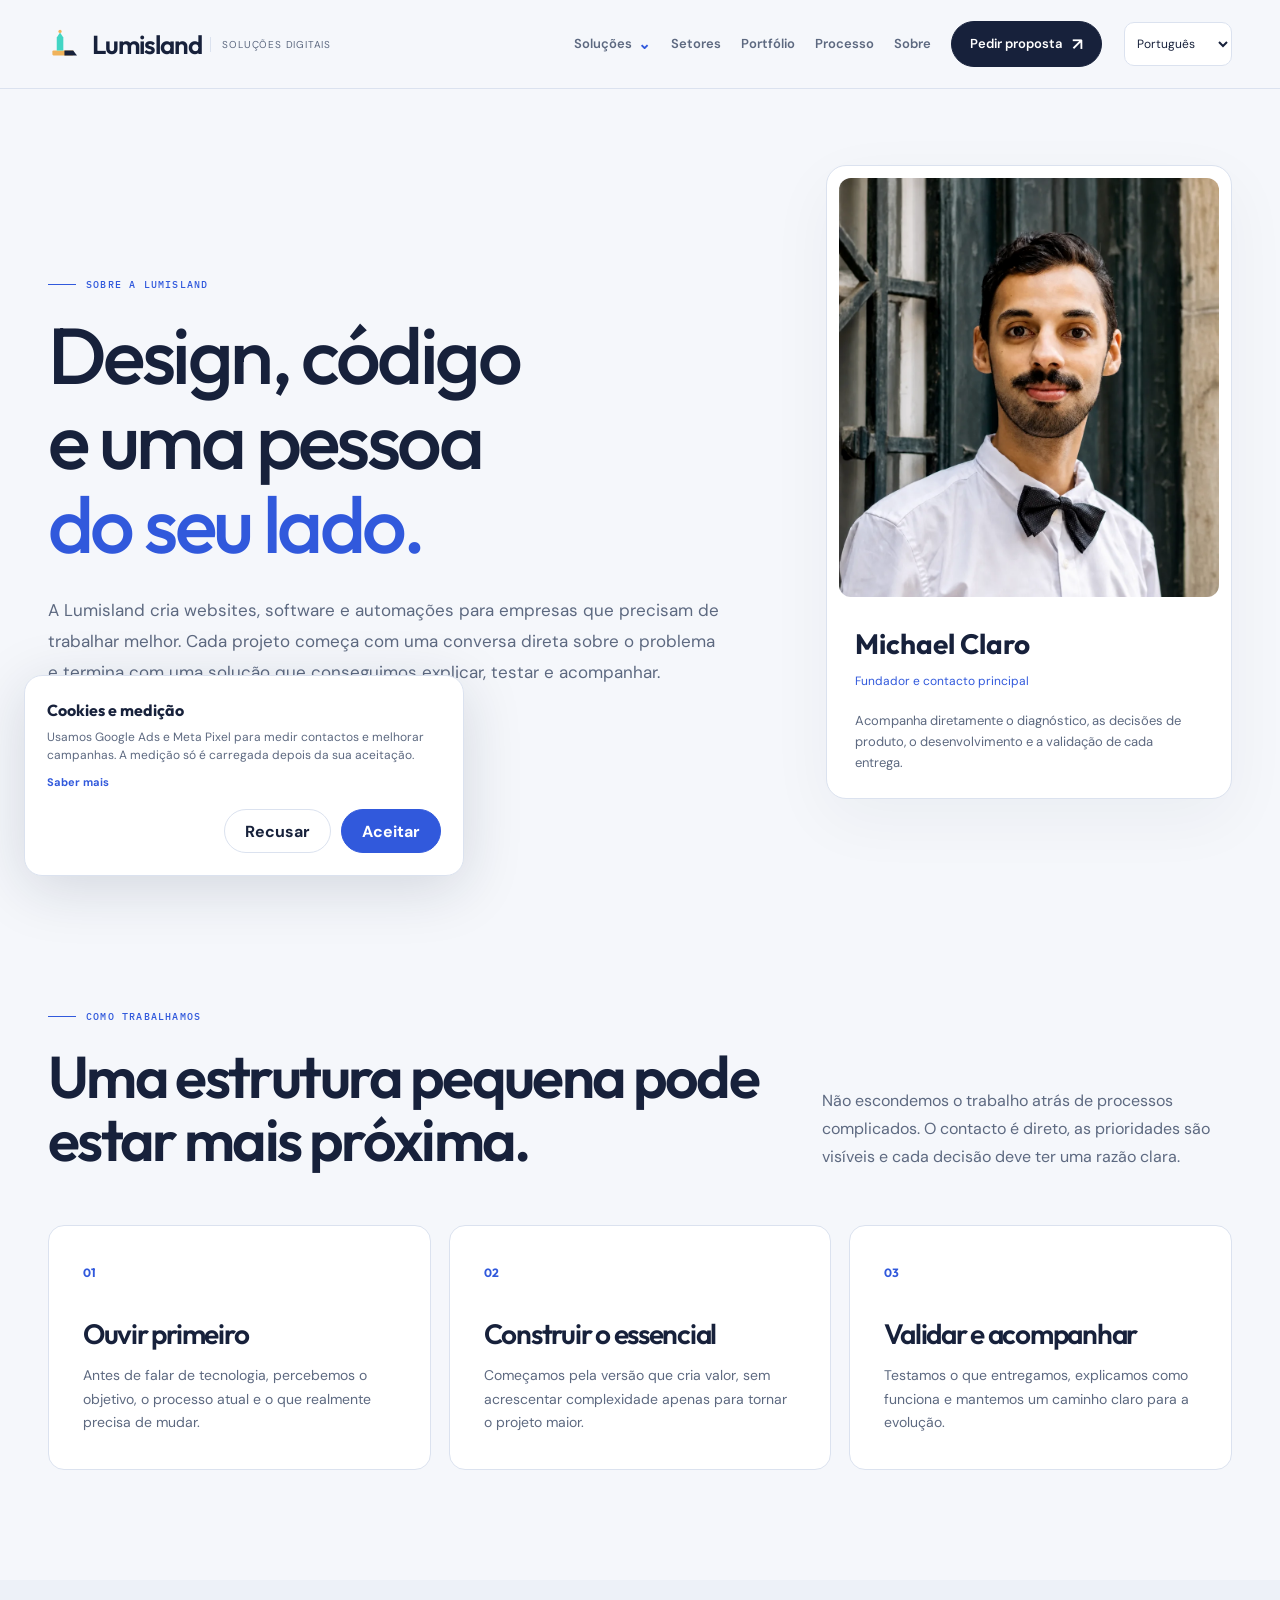
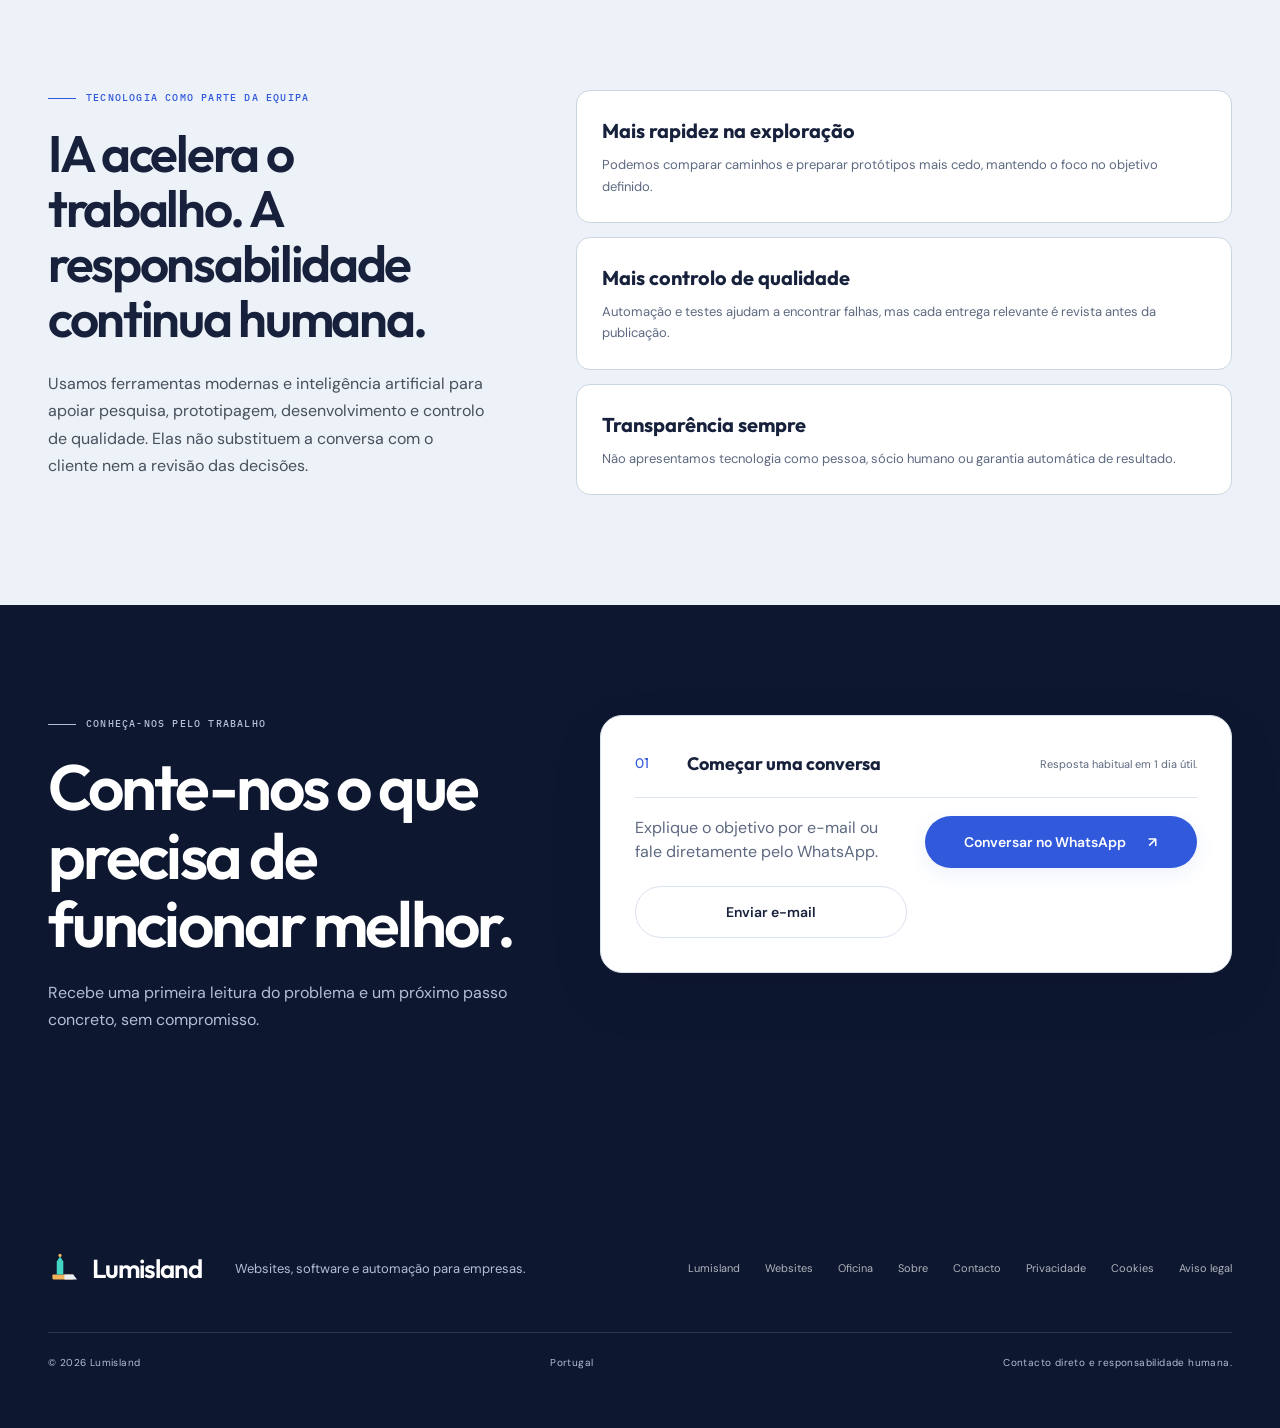
<file: sobre/index.html>
<!doctype html>
<html lang="pt-PT" class="no-js">
<head>
  <meta charset="utf-8">
  <meta name="viewport" content="width=device-width, initial-scale=1">
  <title>Sobre a Lumisland | Tecnologia com responsabilidade</title>
  <meta name="description" content="Conheça a Lumisland, a forma como trabalhamos e como usamos tecnologia e inteligência artificial com revisão humana para criar soluções digitais.">
  <link rel="canonical" href="https://lumisland.pt/sobre/">
  <meta property="og:title" content="Sobre a Lumisland">
  <meta property="og:description" content="Soluções digitais com contacto direto, decisões claras e responsabilidade humana.">
  <meta property="og:url" content="https://lumisland.pt/sobre/">
  <meta property="og:type" content="website">
  <link rel="icon" href="../assets/icons/favicon.svg" type="image/svg+xml">
  <link rel="preconnect" href="https://fonts.googleapis.com">
  <link rel="preconnect" href="https://fonts.gstatic.com" crossorigin>
  <link href="https://fonts.googleapis.com/css2?family=DM+Sans:wght@400;500;600;700&family=Outfit:wght@400;500;600;700&family=IBM+Plex+Mono:wght@400;500&display=swap" rel="stylesheet">
  <link rel="stylesheet" href="../css/styles.css?v=20260923-2">
  <link rel="stylesheet" href="../css/websites.css?v=20260801-3">
  <script src="../js/analytics.js" defer></script>
<link rel="stylesheet" href="../css/premium.css?v=20260923-2">
<link rel="stylesheet" href="/css/i18n.css?v=20260925-3">
<script src="/js/i18n.js?v=20260925-3" defer></script>
</head>
<body>
  <a class="skip-link" href="#conteudo">Saltar para o conteúdo</a>
  <header class="site-header"><div class="container header-inner">
    <a href="../" class="brand" aria-label="Lumisland, página inicial"><svg class="brand-mark" viewBox="0 0 64 64" aria-hidden="true"><rect x="8" y="43" width="39" height="9" rx="2" fill="#F0B35B"></rect><path d="M16 43h12V19l-6-9-6 9v24Z" fill="#42D5C4"></path><circle cx="22" cy="8" r="3" fill="#F0B35B"></circle><path d="M30 43h16l7 9H30v-9Z" fill="#E9EEF2"></path></svg><span class="brand-word">Lumisland</span><span class="brand-note">soluções digitais</span></a>
    <button class="nav-toggle" type="button" aria-label="Abrir menu" aria-expanded="false" aria-controls="site-nav"><span></span><span></span><span></span></button>
    <nav id="site-nav" class="site-nav" aria-label="Navegação principal"><details class="nav-dropdown"><summary>Soluções <span aria-hidden="true">⌄</span></summary><div class="nav-dropdown-menu"><a href="../aurea/"><strong>Beleza e bem-estar</strong><small>Agenda e gestão para marcações</small></a><a href="../oficina/"><strong>Oficinas mecânicas</strong><small>Software de gestão para oficinas</small></a><a href="../tvde/"><strong>Frotas TVDE</strong><small>Ganhos, despesas e pagamentos</small></a><a href="../criacao-de-sites/"><strong>Criação de websites</strong><small>Websites profissionais para empresas</small></a></div></details><a href="../#setores">Setores</a><a href="../#portfolio">Portfólio</a><a href="../#processo">Processo</a><a href="./" aria-current="page">Sobre</a><a class="nav-cta" href="../#contacto">Pedir proposta <span aria-hidden="true">↗</span></a></nav>
  </div></header>

  <main id="conteudo">
    <section class="about-hero"><div class="container about-hero-grid"><div><p class="eyebrow eyebrow-light"><span class="eyebrow-line"></span>Sobre a Lumisland</p><h1>Design, código<br>e uma pessoa<br><span>do seu lado.</span></h1><p class="about-lead">A Lumisland cria websites, software e automações para empresas que precisam de trabalhar melhor. Cada projeto começa com uma conversa direta sobre o problema e termina com uma solução que conseguimos explicar, testar e acompanhar.</p></div><aside class="founder-card"><img class="founder-photo" src="../assets/images/michael-claro-founder-v2.webp" width="960" height="1200" alt="Michael Claro, fundador da Lumisland"><strong>Michael Claro</strong><span>Fundador e contacto principal</span><p>Acompanha diretamente o diagnóstico, as decisões de produto, o desenvolvimento e a validação de cada entrega.</p></aside></div></section>

    <section class="section section-paper"><div class="container"><div class="section-intro"><div><p class="eyebrow"><span class="eyebrow-line"></span>Como trabalhamos</p><h2>Uma estrutura pequena pode estar mais próxima.</h2></div><p>Não escondemos o trabalho atrás de processos complicados. O contacto é direto, as prioridades são visíveis e cada decisão deve ter uma razão clara.</p></div><div class="about-values"><article><span>01</span><h3>Ouvir primeiro</h3><p>Antes de falar de tecnologia, percebemos o objetivo, o processo atual e o que realmente precisa de mudar.</p></article><article><span>02</span><h3>Construir o essencial</h3><p>Começamos pela versão que cria valor, sem acrescentar complexidade apenas para tornar o projeto maior.</p></article><article><span>03</span><h3>Validar e acompanhar</h3><p>Testamos o que entregamos, explicamos como funciona e mantemos um caminho claro para a evolução.</p></article></div></div></section>

    <section class="section technology-section"><div class="container technology-grid"><div><p class="eyebrow"><span class="eyebrow-line"></span>Tecnologia como parte da equipa</p><h2>IA acelera o trabalho. A responsabilidade continua humana.</h2><p class="launch-copy">Usamos ferramentas modernas e inteligência artificial para apoiar pesquisa, prototipagem, desenvolvimento e controlo de qualidade. Elas não substituem a conversa com o cliente nem a revisão das decisões.</p></div><div class="technology-list"><article><strong>Mais rapidez na exploração</strong><p>Podemos comparar caminhos e preparar protótipos mais cedo, mantendo o foco no objetivo definido.</p></article><article><strong>Mais controlo de qualidade</strong><p>Automação e testes ajudam a encontrar falhas, mas cada entrega relevante é revista antes da publicação.</p></article><article><strong>Transparência sempre</strong><p>Não apresentamos tecnologia como pessoa, sócio humano ou garantia automática de resultado.</p></article></div></div></section>

    <section class="contact-section"><div class="container contact-grid"><div class="contact-copy"><p class="eyebrow eyebrow-light"><span class="eyebrow-line"></span>Conheça-nos pelo trabalho</p><h2>Conte-nos o que precisa de funcionar melhor.</h2><p>Recebe uma primeira leitura do problema e um próximo passo concreto, sem compromisso.</p></div><div class="contact-form"><div class="form-heading"><span>01</span><strong>Começar uma conversa</strong><small>Resposta habitual em 1 dia útil.</small></div><p>Explique o objetivo por e-mail ou fale diretamente pelo WhatsApp.</p><a class="button button-primary" href="https://wa.me/351926741263?text=Ol%C3%A1%2C%20conheci%20a%20Lumisland%20atrav%C3%A9s%20da%20p%C3%A1gina%20Sobre%20e%20quero%20falar%20sobre%20uma%20solu%C3%A7%C3%A3o%20digital." target="_blank" rel="noopener noreferrer">Conversar no WhatsApp <span aria-hidden="true">↗</span></a><a class="button button-outline" href="mailto:contacto@lumisland.pt">Enviar e-mail</a></div></div></section>
  </main>

  <footer class="site-footer"><div class="container footer-top"><a href="../" class="brand footer-brand" aria-label="Lumisland, página inicial"><svg class="brand-mark" viewBox="0 0 64 64" aria-hidden="true"><rect x="8" y="43" width="39" height="9" rx="2" fill="#F0B35B"></rect><path d="M16 43h12V19l-6-9-6 9v24Z" fill="#42D5C4"></path><circle cx="22" cy="8" r="3" fill="#F0B35B"></circle><path d="M30 43h16l7 9H30v-9Z" fill="#E9EEF2"></path></svg><span class="brand-word">Lumisland</span></a><p>Websites, software e automação para empresas.</p><div class="footer-links"><a href="../">Lumisland</a><a href="../criacao-de-sites/">Websites</a><a href="../oficina/">Oficina</a><a href="./">Sobre</a><a href="../#contacto">Contacto</a><a href="../privacidade.html">Privacidade</a><a href="../cookies.html">Cookies</a><a href="../aviso-legal.html">Aviso legal</a></div></div><div class="container footer-bottom"><span>&copy; 2026 Lumisland</span><span>Portugal</span><span>Contacto direto e responsabilidade humana.</span></div></footer>
  <a class="whatsapp-floating" href="https://wa.me/351926741263?text=Ol%C3%A1%2C%20conheci%20a%20Lumisland%20atrav%C3%A9s%20da%20p%C3%A1gina%20Sobre%20e%20quero%20falar%20sobre%20uma%20solu%C3%A7%C3%A3o%20digital." target="_blank" rel="noopener noreferrer" aria-label="Falar com a Lumisland pelo WhatsApp"><svg viewBox="0 0 32 32" aria-hidden="true"><path fill="currentColor" d="M19.11 17.21c-.28-.14-1.63-.8-1.88-.89-.25-.09-.43-.14-.61.14-.18.27-.7.89-.86 1.07-.16.18-.32.2-.59.07-.28-.14-1.16-.43-2.21-1.36-.82-.73-1.37-1.63-1.53-1.91-.16-.27-.02-.42.12-.56.12-.12.28-.32.41-.48.14-.16.18-.27.28-.45.09-.18.05-.34-.02-.48-.07-.14-.61-1.48-.84-2.03-.22-.53-.45-.46-.61-.47h-.52c-.18 0-.48.07-.73.34-.25.27-.96.94-.96 2.29 0 1.35.98 2.65 1.12 2.83.14.18 1.93 2.95 4.68 4.14.65.28 1.16.45 1.56.57.66.21 1.25.18 1.72.11.53-.08 1.63-.67 1.86-1.31.23-.64.23-1.19.16-1.31-.07-.11-.25-.18-.53-.31Z"></path><path fill="currentColor" d="M16.03 3C8.84 3 3 8.78 3 15.91c0 2.28.6 4.5 1.74 6.45L3 29l6.82-1.78a13.11 13.11 0 0 0 6.2 1.57h.01C23.22 28.79 29 23 29 15.91 29 8.78 23.22 3 16.03 3Zm0 23.61h-.01a10.9 10.9 0 0 1-5.56-1.52l-.4-.23-4.05 1.06 1.08-3.93-.26-.41a10.67 10.67 0 0 1-1.65-5.67c0-5.92 4.87-10.74 10.86-10.74 5.98 0 10.84 4.82 10.84 10.74 0 5.92-4.86 10.7-10.85 10.7Z"></path></svg><span class="whatsapp-floating-text">Fale connosco</span></a>
  <script src="../js/app.js?v=20260923-2" defer></script>
</body>
</html>
</file>
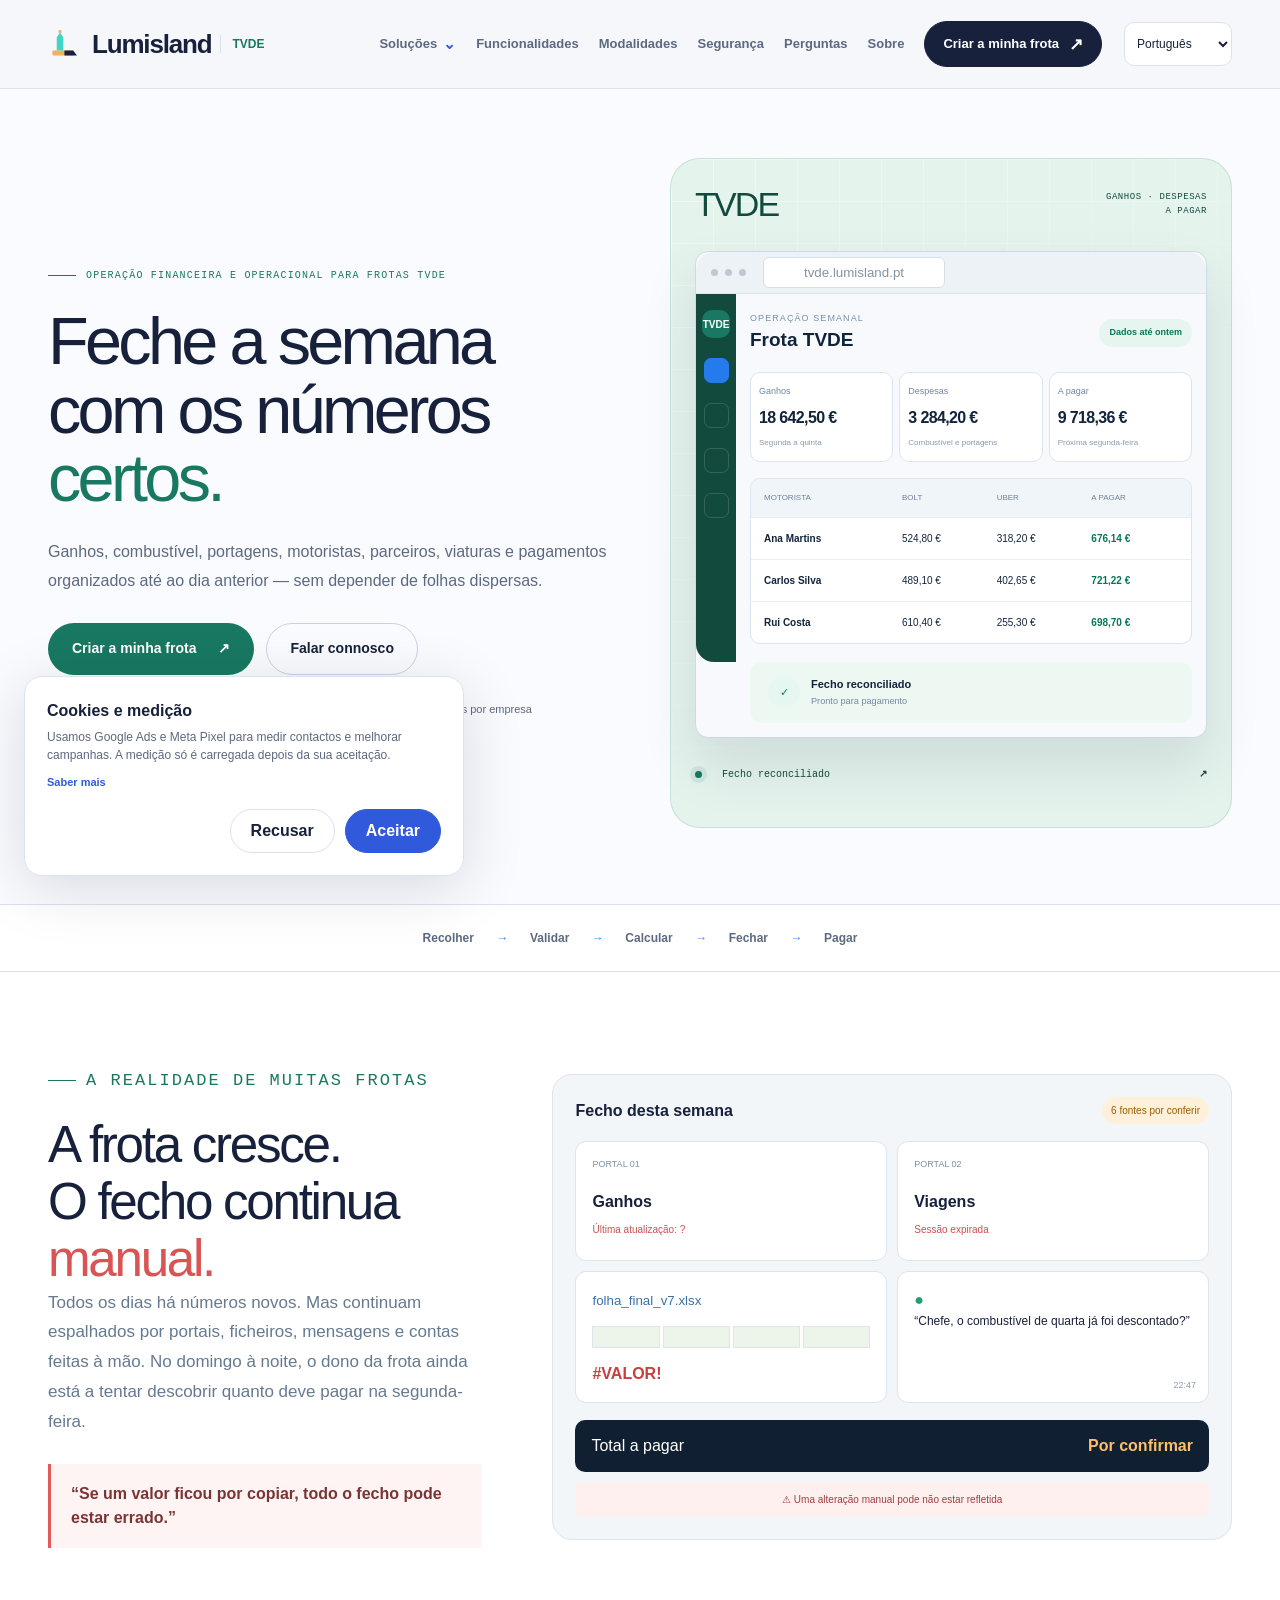
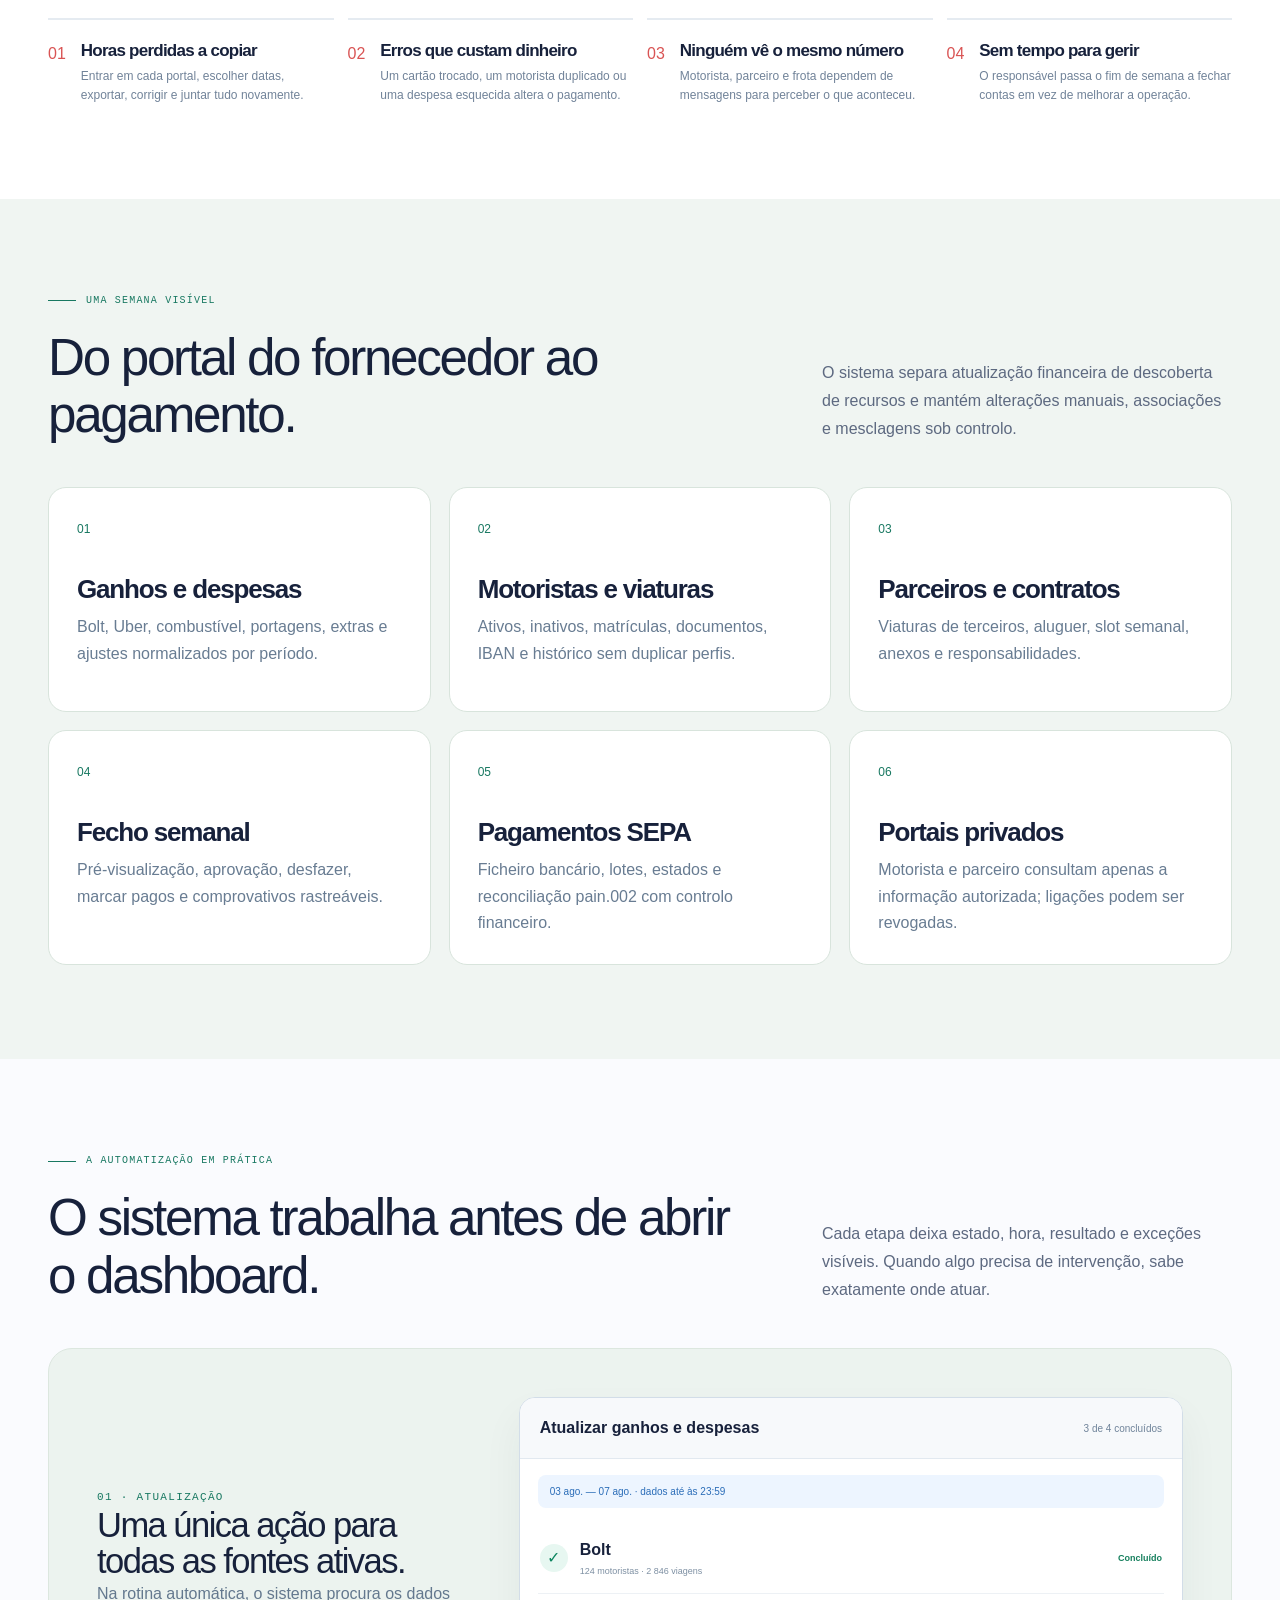
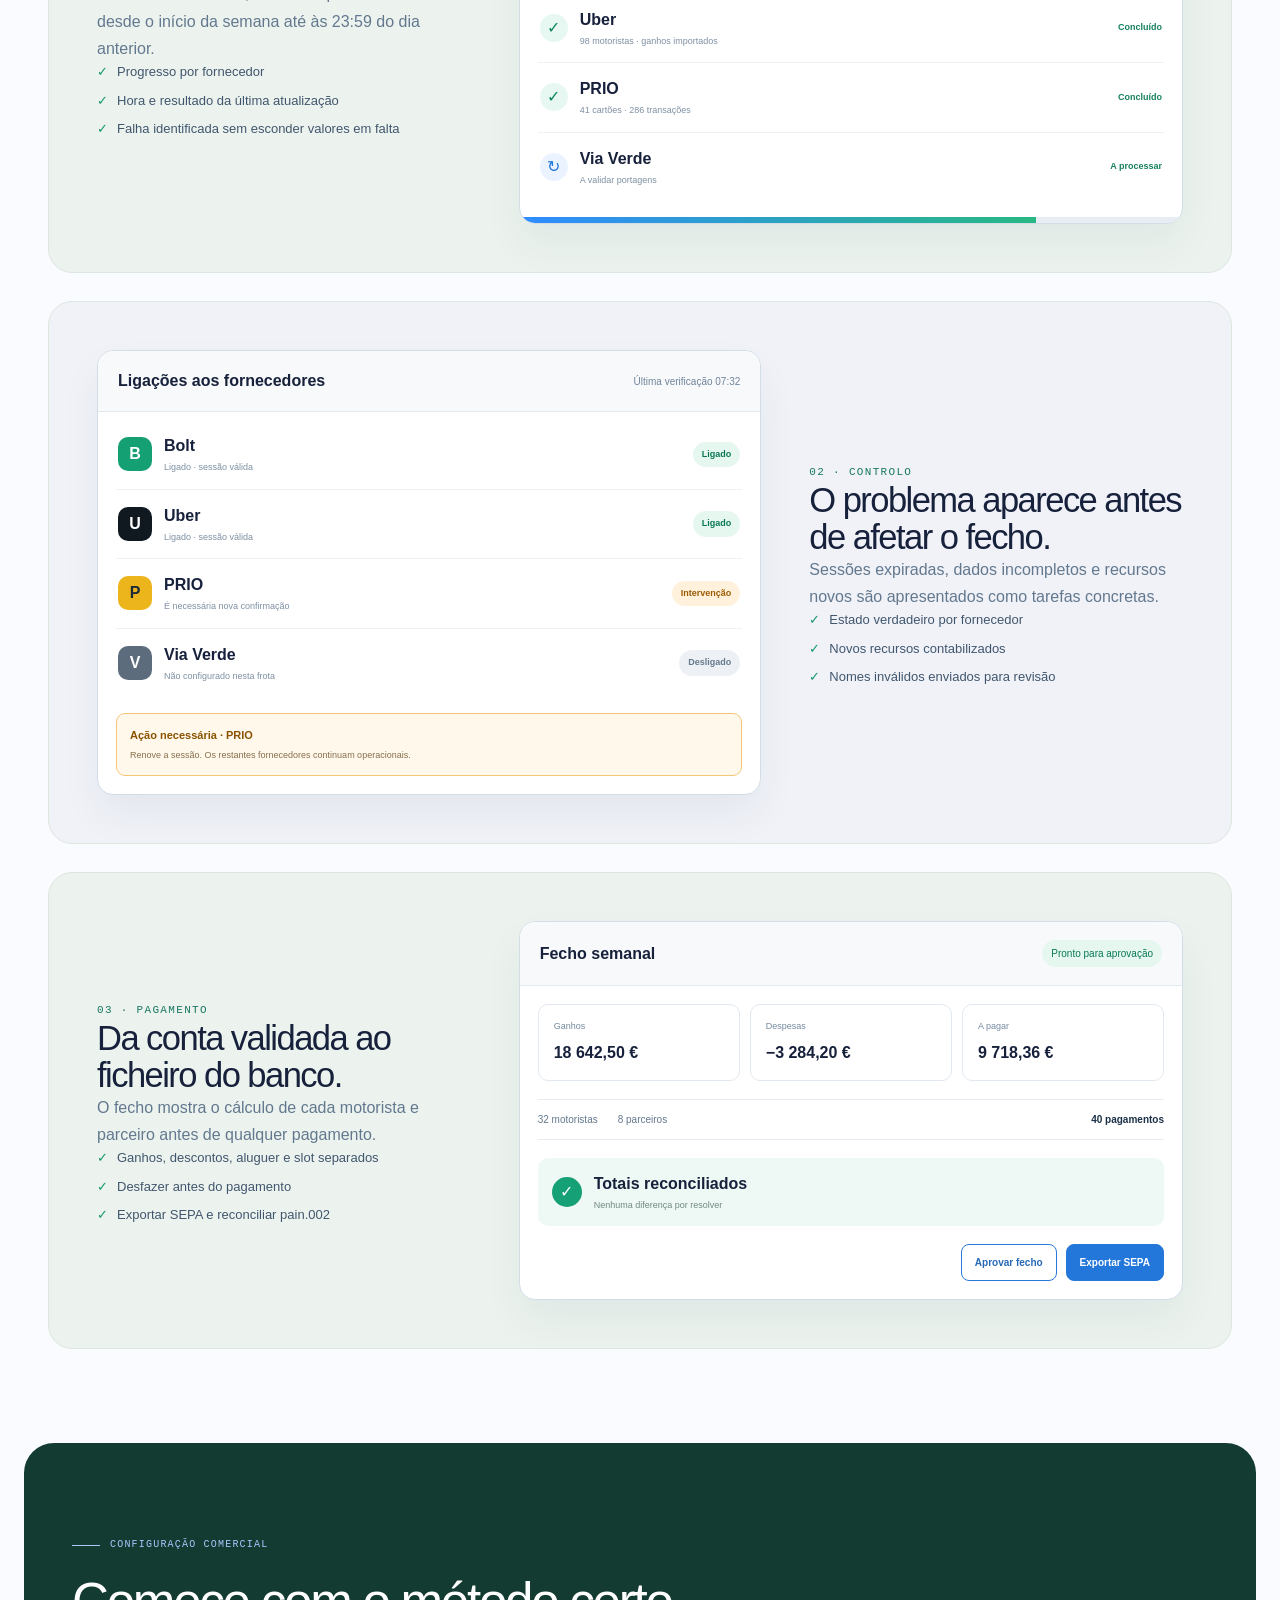
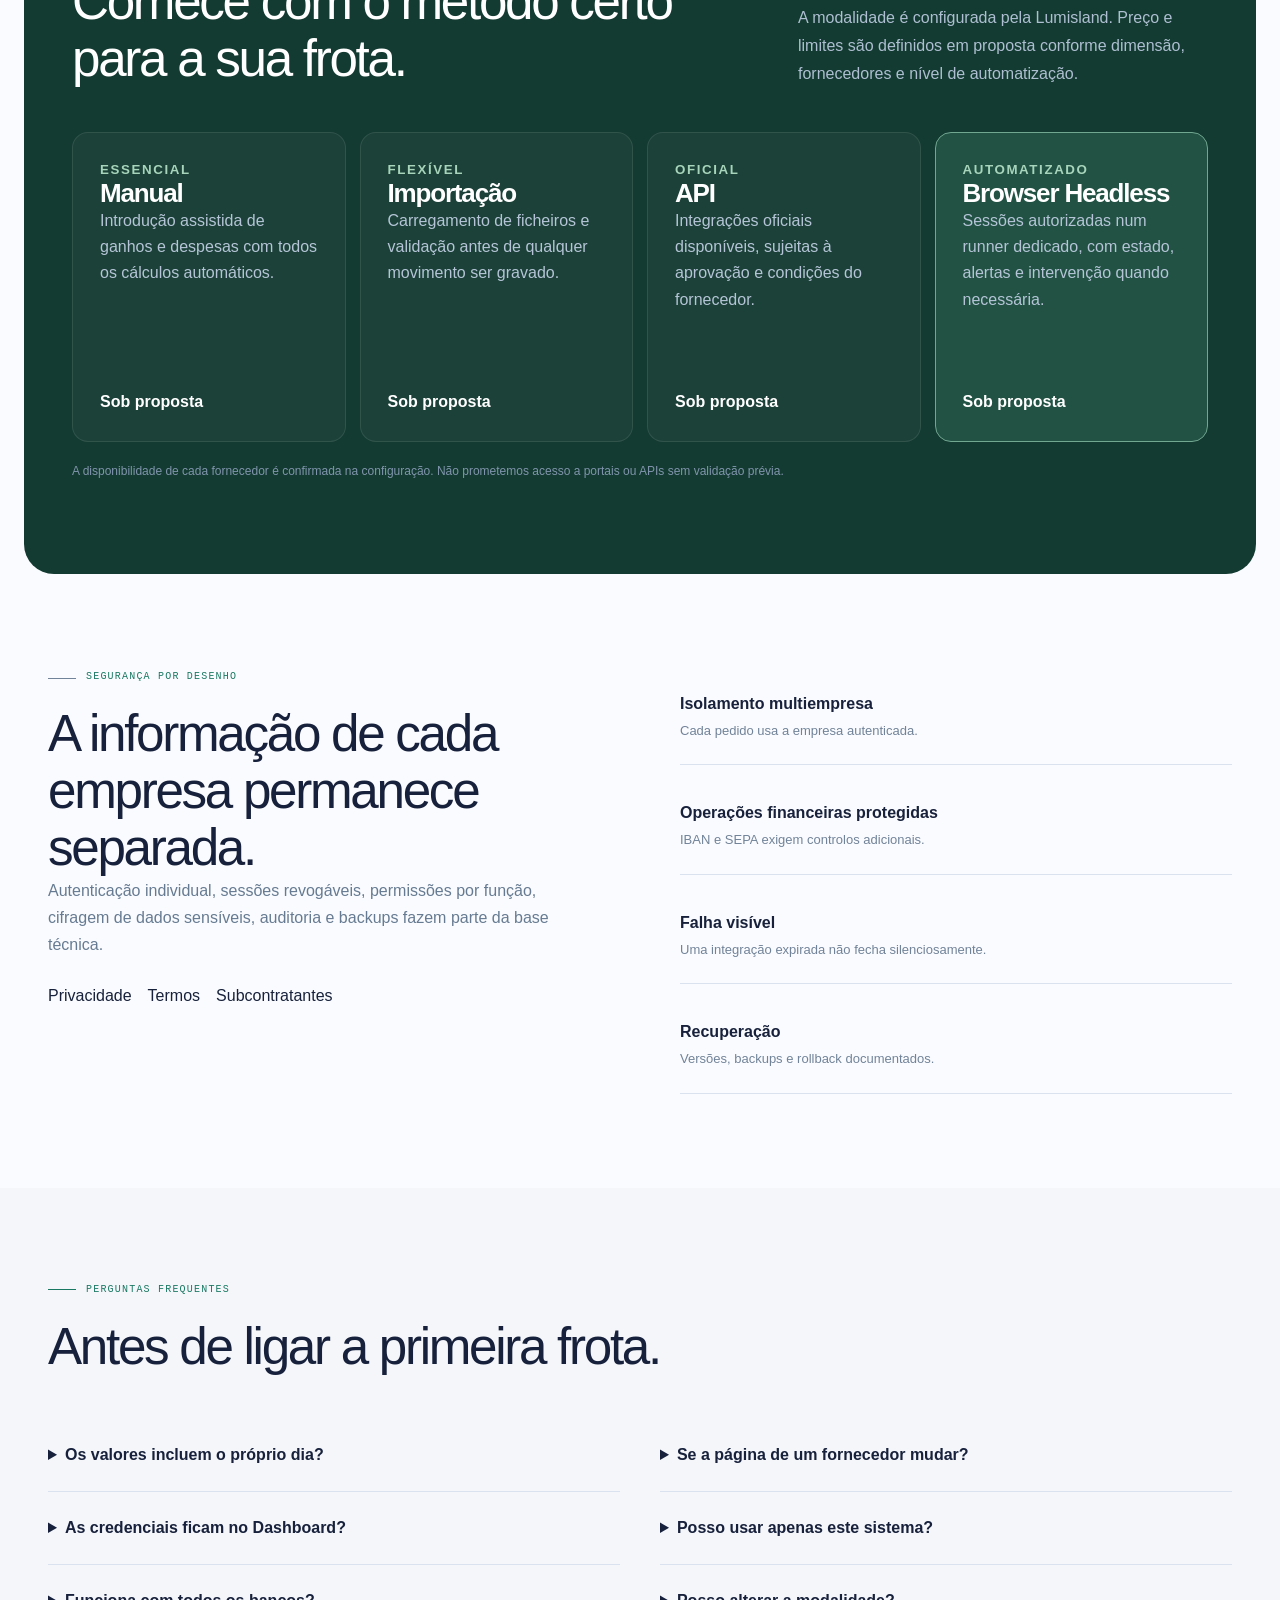
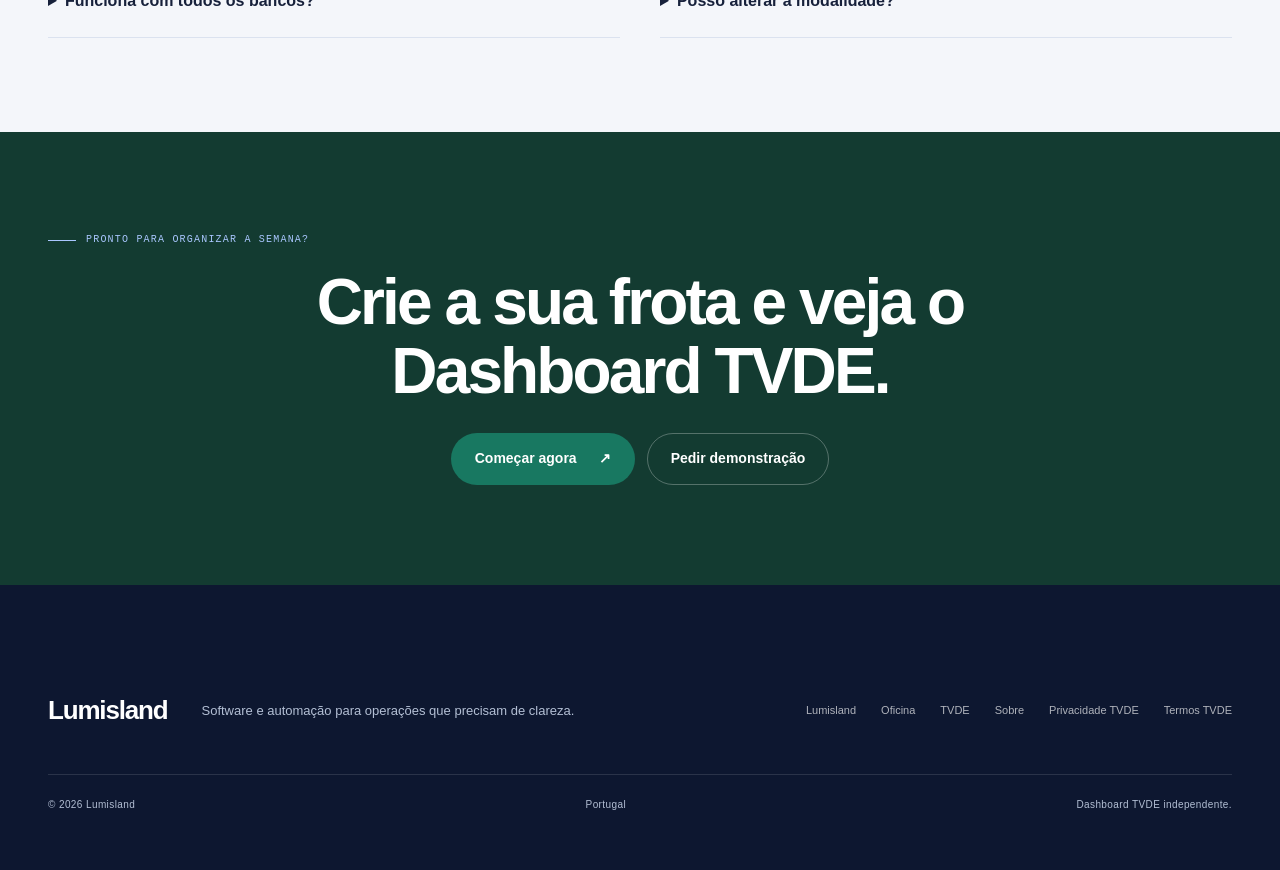
<file: tvde/index.html>
<!doctype html>
<html lang="pt-PT" class="no-js">
<head>
  <meta charset="utf-8">
  <meta name="viewport" content="width=device-width,initial-scale=1">
  <title>Dashboard TVDE | Ganhos, despesas e pagamentos da frota</title>
  <meta name="description" content="Controle ganhos, combustível, portagens, motoristas, viaturas, parceiros e pagamentos semanais da sua frota TVDE num dashboard independente.">
  <meta name="robots" content="index, follow">
  <meta name="theme-color" content="#071426">
  <meta name="referrer" content="strict-origin-when-cross-origin">
  <meta http-equiv="Permissions-Policy" content="camera=(), microphone=(), geolocation=(), payment=()">
  <meta http-equiv="Content-Security-Policy" content="default-src 'self'; img-src 'self' data: https://www.googletagmanager.com https://www.google.com https://www.google.pt https://googleads.g.doubleclick.net https://www.facebook.com; style-src 'self' 'unsafe-inline' https://fonts.googleapis.com; font-src https://fonts.gstatic.com; script-src 'self' 'unsafe-inline' https://www.googletagmanager.com https://connect.facebook.net; connect-src 'self' https://www.googletagmanager.com https://www.google.com https://www.google.pt https://www.googleadservices.com https://googleads.g.doubleclick.net https://www.facebook.com; base-uri 'self'; form-action 'self'; object-src 'none'; frame-ancestors 'none'; upgrade-insecure-requests">
  <link rel="canonical" href="https://lumisland.pt/tvde/">
  <link rel="icon" type="image/svg+xml" href="../assets/icons/favicon.svg">
  <meta property="og:type" content="website">
  <meta property="og:locale" content="pt_PT">
  <meta property="og:title" content="Dashboard TVDE | A operação semanal da frota num único lugar">
  <meta property="og:description" content="Ganhos, despesas, motoristas, parceiros, viaturas, fecho semanal e pagamentos SEPA com rastreabilidade.">
  <meta property="og:url" content="https://lumisland.pt/tvde/">
  <meta property="og:site_name" content="Lumisland">
  <meta name="twitter:card" content="summary">
  <link rel="preconnect" href="https://fonts.googleapis.com">
  <link rel="preconnect" href="https://fonts.gstatic.com" crossorigin>
  <link href="https://fonts.googleapis.com/css2?family=DM+Sans:wght@400;500;600;700&family=Outfit:wght@400;500;600;700&family=IBM+Plex+Mono:wght@400;500&display=swap" rel="stylesheet">
  <link rel="stylesheet" href="../css/styles.css?v=20260923-2">
  <link rel="stylesheet" href="../css/tvde.css?v=20260809-1">
  <link rel="stylesheet" href="../css/tvde-showcase.css?v=20260923-2">
  <script src="../js/analytics.js?v=20260809-2" defer></script>
  <script type="application/ld+json">{"@context":"https://schema.org","@type":"SoftwareApplication","name":"Lumisland Dashboard TVDE","applicationCategory":"BusinessApplication","operatingSystem":"Web","url":"https://lumisland.pt/tvde/","description":"Dashboard independente para operação financeira e operacional de frotas TVDE.","offers":{"@type":"Offer","description":"Modalidade e preço definidos conforme o método de integração e a dimensão da frota."},"provider":{"@type":"Organization","name":"Lumisland","url":"https://lumisland.pt/"}}</script>
<link rel="stylesheet" href="../css/premium.css?v=20260923-2">
<link rel="stylesheet" href="../css/solutions.css?v=20260925-3">
<link rel="stylesheet" href="/css/i18n.css?v=20260925-3">
<script src="/js/i18n.js?v=20260925-3" defer></script>
</head>
<body class="solution-page tvde-page">
  <a class="skip-link" href="#conteudo">Saltar para o conteúdo</a>
  <header class="site-header">
    <div class="container header-inner">
      <a href="../" class="brand" aria-label="Lumisland, página inicial"><svg class="brand-mark" viewBox="0 0 64 64" aria-hidden="true"><rect x="8" y="43" width="39" height="9" rx="2" fill="#F0B35B"></rect><path d="M16 43h12V19l-6-9-6 9v24Z" fill="#42D5C4"></path><circle cx="22" cy="8" r="3" fill="#F0B35B"></circle><path d="M30 43h16l7 9H30v-9Z" fill="#E9EEF2"></path></svg><span class="brand-word">Lumisland</span><span class="product-brand">TVDE</span></a>
      <button class="nav-toggle" type="button" aria-label="Abrir menu" aria-expanded="false" aria-controls="site-nav"><span></span><span></span><span></span></button>
      <nav id="site-nav" class="site-nav" aria-label="Navegação principal"><details class="nav-dropdown"><summary>Soluções <span aria-hidden="true">⌄</span></summary><div class="nav-dropdown-menu"><a href="../aurea/"><strong>Beleza e bem-estar</strong><small>Agenda e gestão para marcações</small></a><a href="../oficina/"><strong>Oficinas mecânicas</strong><small>Software de gestão para oficinas</small></a><a href="./" aria-current="page"><strong>Frotas TVDE</strong><small>Ganhos, despesas e pagamentos</small></a><a href="../criacao-de-sites/"><strong>Criação de websites</strong><small>Websites profissionais para empresas</small></a></div></details><a href="#funcionalidades">Funcionalidades</a><a href="#modalidades">Modalidades</a><a href="#seguranca">Segurança</a><a href="#perguntas">Perguntas</a><a href="../sobre/">Sobre</a><a class="nav-cta" href="https://tvde.lumisland.pt/onboarding" data-product="TVDE onboarding">Criar a minha frota <span aria-hidden="true">↗</span></a></nav>
    </div>
  </header>

  <main id="conteudo">
    <section class="tvde-hero">
      <div class="tvde-orb orb-one" aria-hidden="true"></div><div class="tvde-orb orb-two" aria-hidden="true"></div>
      <div class="container tvde-hero-grid">
        <div class="tvde-copy">
          <p class="eyebrow eyebrow-light"><span class="eyebrow-line"></span> Operação financeira e operacional para frotas TVDE</p>
          <h1>Feche a semana com os números <span>certos.</span></h1>
          <p class="tvde-lead">Ganhos, combustível, portagens, motoristas, parceiros, viaturas e pagamentos organizados até ao dia anterior — sem depender de folhas dispersas.</p>
          <div class="hero-actions"><a class="button button-primary" href="https://tvde.lumisland.pt/onboarding" data-product="TVDE onboarding">Criar a minha frota <span aria-hidden="true">↗</span></a><a class="button button-quiet" href="mailto:comercial@lumisland.pt?subject=Dashboard%20TVDE" data-product="TVDE contact">Falar connosco</a></div>
          <ul class="tvde-trust"><li>Dashboard independente</li><li>PT · EN · ES · FR · DE · IT</li><li>Dados isolados por empresa</li></ul>
        </div>
        <div class="solution-stage"><div class="stage-heading"><strong>TVDE</strong><span><span>Ganhos</span> · <span>Despesas</span><br><span>A pagar</span></span></div><div class="tvde-preview" role="img" aria-label="Pré-visualização do Dashboard TVDE com métricas semanais e tabela de motoristas">
          <div class="preview-top"><span></span><span></span><span></span><small>tvde.lumisland.pt</small></div>
          <div class="preview-body"><aside><b translate="no">TVDE</b><i class="active"></i><i></i><i></i><i></i></aside><div class="preview-content"><header><div><small>OPERAÇÃO SEMANAL</small><strong>Frota TVDE</strong></div><em>Dados até ontem</em></header><div class="metric-grid"><article><small>Ganhos</small><strong>18 642,50 €</strong><span>Segunda a quinta</span></article><article><small>Despesas</small><strong>3 284,20 €</strong><span>Combustível e portagens</span></article><article><small>A pagar</small><strong>9 718,36 €</strong><span>Próxima segunda-feira</span></article></div><div class="driver-table"><div class="table-head"><span>Motorista</span><span>Bolt</span><span>Uber</span><span>A pagar</span></div><div><b>Ana Martins</b><span>524,80 €</span><span>318,20 €</span><strong>676,14 €</strong></div><div><b>Carlos Silva</b><span>489,10 €</span><span>402,65 €</span><strong>721,22 €</strong></div><div><b>Rui Costa</b><span>610,40 €</span><span>255,30 €</span><strong>698,70 €</strong></div></div></div></div>
          <div class="preview-badge"><span>✓</span><div><strong>Fecho reconciliado</strong><small>Pronto para pagamento</small></div></div>
        </div><div class="stage-caption"><span>Fecho reconciliado</span><b aria-hidden="true">↗</b></div></div>
      </div>
    </section>

    <section class="tvde-flow" aria-label="Fluxo do dashboard"><div class="container"><span>Recolher</span><i>→</i><span>Validar</span><i>→</i><span>Calcular</span><i>→</i><span>Fechar</span><i>→</i><span>Pagar</span></div></section>

    <section class="section tvde-pain"><div class="container pain-layout"><div class="pain-copy"><p class="eyebrow"><span class="eyebrow-line"></span> A realidade de muitas frotas</p><h2>A frota cresce.<br>O fecho continua <span>manual.</span></h2><p>Todos os dias há números novos. Mas continuam espalhados por portais, ficheiros, mensagens e contas feitas à mão. No domingo à noite, o dono da frota ainda está a tentar descobrir quanto deve pagar na segunda-feira.</p><blockquote>“Se um valor ficou por copiar, todo o fecho pode estar errado.”</blockquote></div><div class="chaos-board" role="img" aria-label="Operação manual fragmentada entre portais, folhas de cálculo e mensagens"><div class="chaos-head"><strong>Fecho desta semana</strong><span>6 fontes por conferir</span></div><div class="chaos-grid"><article class="chaos-portal"><small>PORTAL 01</small><b>Ganhos</b><em>Última atualização: ?</em></article><article class="chaos-portal"><small>PORTAL 02</small><b>Viagens</b><em>Sessão expirada</em></article><article class="chaos-sheet"><small>folha_final_v7.xlsx</small><div><i></i><i></i><i></i><i></i></div><strong>#VALOR!</strong></article><article class="chaos-message"><span>●</span><p>“Chefe, o combustível de quarta já foi descontado?”</p><time>22:47</time></article></div><div class="chaos-total"><span>Total a pagar</span><strong>Por confirmar</strong></div><div class="chaos-warning">⚠ Uma alteração manual pode não estar refletida</div></div></div><div class="container pain-points"><article><span>01</span><div><h3>Horas perdidas a copiar</h3><p>Entrar em cada portal, escolher datas, exportar, corrigir e juntar tudo novamente.</p></div></article><article><span>02</span><div><h3>Erros que custam dinheiro</h3><p>Um cartão trocado, um motorista duplicado ou uma despesa esquecida altera o pagamento.</p></div></article><article><span>03</span><div><h3>Ninguém vê o mesmo número</h3><p>Motorista, parceiro e frota dependem de mensagens para perceber o que aconteceu.</p></div></article><article><span>04</span><div><h3>Sem tempo para gerir</h3><p>O responsável passa o fim de semana a fechar contas em vez de melhorar a operação.</p></div></article></div></section>

    <section id="funcionalidades" class="section tvde-features"><div class="container"><div class="section-intro"><div><p class="eyebrow"><span class="eyebrow-line"></span> Uma semana visível</p><h2>Do portal do fornecedor ao pagamento.</h2></div><p>O sistema separa atualização financeira de descoberta de recursos e mantém alterações manuais, associações e mesclagens sob controlo.</p></div><div class="feature-grid">
      <article><span>01</span><h3>Ganhos e despesas</h3><p>Bolt, Uber, combustível, portagens, extras e ajustes normalizados por período.</p></article>
      <article><span>02</span><h3>Motoristas e viaturas</h3><p>Ativos, inativos, matrículas, documentos, IBAN e histórico sem duplicar perfis.</p></article>
      <article><span>03</span><h3>Parceiros e contratos</h3><p>Viaturas de terceiros, aluguer, slot semanal, anexos e responsabilidades.</p></article>
      <article><span>04</span><h3>Fecho semanal</h3><p>Pré-visualização, aprovação, desfazer, marcar pagos e comprovativos rastreáveis.</p></article>
      <article><span>05</span><h3>Pagamentos SEPA</h3><p>Ficheiro bancário, lotes, estados e reconciliação pain.002 com controlo financeiro.</p></article>
      <article><span>06</span><h3>Portais privados</h3><p>Motorista e parceiro consultam apenas a informação autorizada; ligações podem ser revogadas.</p></article>
    </div></div></section>

    <section class="section system-showcase"><div class="container"><div class="section-intro"><div><p class="eyebrow"><span class="eyebrow-line"></span> A automatização em prática</p><h2>O sistema trabalha antes de abrir o dashboard.</h2></div><p>Cada etapa deixa estado, hora, resultado e exceções visíveis. Quando algo precisa de intervenção, sabe exatamente onde atuar.</p></div><div class="showcase-row"><div class="showcase-copy"><span>01 · ATUALIZAÇÃO</span><h3>Uma única ação para todas as fontes ativas.</h3><p>Na rotina automática, o sistema procura os dados desde o início da semana até às 23:59 do dia anterior.</p><ul><li>Progresso por fornecedor</li><li>Hora e resultado da última atualização</li><li>Falha identificada sem esconder valores em falta</li></ul></div><div class="system-screen" role="img" aria-label="Atualização de ganhos e despesas por fornecedor"><div class="screen-bar"><b>Atualizar ganhos e despesas</b><span>3 de 4 concluídos</span></div><div class="period-pill">03 ago. — 07 ago. · dados até às 23:59</div><div class="sync-list"><article><i class="ok">✓</i><div><b>Bolt</b><small>124 motoristas · 2 846 viagens</small></div><strong>Concluído</strong></article><article><i class="ok">✓</i><div><b>Uber</b><small>98 motoristas · ganhos importados</small></div><strong>Concluído</strong></article><article><i class="ok">✓</i><div><b>PRIO</b><small>41 cartões · 286 transações</small></div><strong>Concluído</strong></article><article><i class="loading">↻</i><div><b>Via Verde</b><small>A validar portagens</small></div><strong>A processar</strong></article></div><div class="progress-track"><i></i></div></div></div><div class="showcase-row reverse"><div class="showcase-copy"><span>02 · CONTROLO</span><h3>O problema aparece antes de afetar o fecho.</h3><p>Sessões expiradas, dados incompletos e recursos novos são apresentados como tarefas concretas.</p><ul><li>Estado verdadeiro por fornecedor</li><li>Novos recursos contabilizados</li><li>Nomes inválidos enviados para revisão</li></ul></div><div class="system-screen" role="img" aria-label="Estado das ligações aos fornecedores"><div class="screen-bar"><b>Ligações aos fornecedores</b><span>Última verificação 07:32</span></div><div class="connection-list"><article><span class="provider-logo bolt">B</span><div><b>Bolt</b><small>Ligado · sessão válida</small></div><em class="status connected">Ligado</em></article><article><span class="provider-logo uber">U</span><div><b>Uber</b><small>Ligado · sessão válida</small></div><em class="status connected">Ligado</em></article><article><span class="provider-logo prio">P</span><div><b>PRIO</b><small>É necessária nova confirmação</small></div><em class="status attention">Intervenção</em></article><article><span class="provider-logo vv">V</span><div><b>Via Verde</b><small>Não configurado nesta frota</small></div><em class="status neutral">Desligado</em></article></div><div class="system-notice"><b>Ação necessária · PRIO</b><span>Renove a sessão. Os restantes fornecedores continuam operacionais.</span></div></div></div><div class="showcase-row"><div class="showcase-copy"><span>03 · PAGAMENTO</span><h3>Da conta validada ao ficheiro do banco.</h3><p>O fecho mostra o cálculo de cada motorista e parceiro antes de qualquer pagamento.</p><ul><li>Ganhos, descontos, aluguer e slot separados</li><li>Desfazer antes do pagamento</li><li>Exportar SEPA e reconciliar pain.002</li></ul></div><div class="system-screen" role="img" aria-label="Fecho semanal e exportação SEPA"><div class="screen-bar"><b>Fecho semanal</b><span class="ready-dot">Pronto para aprovação</span></div><div class="payment-summary"><article><small>Ganhos</small><strong>18 642,50 €</strong></article><article><small>Despesas</small><strong>−3 284,20 €</strong></article><article><small>A pagar</small><strong>9 718,36 €</strong></article></div><div class="payee-row"><span>32 motoristas</span><span>8 parceiros</span><b>40 pagamentos</b></div><div class="reconcile-line"><i>✓</i><div><b>Totais reconciliados</b><small>Nenhuma diferença por resolver</small></div></div><div class="payment-actions"><span class="preview-action">Aprovar fecho</span><span class="preview-action">Exportar SEPA</span></div></div></div></div></section>

    <section id="modalidades" class="section tvde-modes"><div class="container"><div class="section-intro"><div><p class="eyebrow eyebrow-light"><span class="eyebrow-line"></span> Configuração comercial</p><h2>Comece com o método certo para a sua frota.</h2></div><p>A modalidade é configurada pela Lumisland. Preço e limites são definidos em proposta conforme dimensão, fornecedores e nível de automatização.</p></div><div class="mode-grid">
      <article><small>ESSENCIAL</small><h3>Manual</h3><p>Introdução assistida de ganhos e despesas com todos os cálculos automáticos.</p><strong>Sob proposta</strong></article>
      <article><small>FLEXÍVEL</small><h3>Importação</h3><p>Carregamento de ficheiros e validação antes de qualquer movimento ser gravado.</p><strong>Sob proposta</strong></article>
      <article><small>OFICIAL</small><h3>API</h3><p>Integrações oficiais disponíveis, sujeitas à aprovação e condições do fornecedor.</p><strong>Sob proposta</strong></article>
      <article class="mode-highlight"><small>AUTOMATIZADO</small><h3>Browser Headless</h3><p>Sessões autorizadas num runner dedicado, com estado, alertas e intervenção quando necessária.</p><strong>Sob proposta</strong></article>
    </div><p class="mode-note">A disponibilidade de cada fornecedor é confirmada na configuração. Não prometemos acesso a portais ou APIs sem validação prévia.</p></div></section>

    <section id="seguranca" class="section tvde-security"><div class="container security-grid"><div><p class="eyebrow"><span class="eyebrow-line"></span> Segurança por desenho</p><h2>A informação de cada empresa permanece separada.</h2><p>Autenticação individual, sessões revogáveis, permissões por função, cifragem de dados sensíveis, auditoria e backups fazem parte da base técnica.</p><div class="legal-links"><a href="https://tvde.lumisland.pt/privacy">Privacidade</a><a href="https://tvde.lumisland.pt/terms">Termos</a><a href="https://tvde.lumisland.pt/subprocessors">Subcontratantes</a></div></div><ul><li><b>Isolamento multiempresa</b><span>Cada pedido usa a empresa autenticada.</span></li><li><b>Operações financeiras protegidas</b><span>IBAN e SEPA exigem controlos adicionais.</span></li><li><b>Falha visível</b><span>Uma integração expirada não fecha silenciosamente.</span></li><li><b>Recuperação</b><span>Versões, backups e rollback documentados.</span></li></ul></div></section>

    <section id="perguntas" class="section tvde-faq"><div class="container"><div class="section-intro"><div><p class="eyebrow"><span class="eyebrow-line"></span> Perguntas frequentes</p><h2>Antes de ligar a primeira frota.</h2></div></div><div class="faq-grid">
      <details><summary>Os valores incluem o próprio dia?</summary><p>Por padrão, a atualização automática considera o período semanal até às 23:59 do dia anterior.</p></details>
      <details><summary>Se a página de um fornecedor mudar?</summary><p>A sincronização regista a falha, identifica o fornecedor e deve bloquear o fecho quando os dados não reconciliam.</p></details>
      <details><summary>As credenciais ficam no Dashboard?</summary><p>Nos logins headless, palavras-passe e códigos 2FA são introduzidos diretamente no navegador seguro e não são guardados no Dashboard TVDE.</p></details>
      <details><summary>Posso usar apenas este sistema?</summary><p>Sim. O Dashboard TVDE é independente e não exige uma subscrição do sistema Oficina.</p></details>
      <details><summary>Funciona com todos os bancos?</summary><p>A exportação usa o formato SEPA. A aceitação final depende das regras e validações do banco do cliente.</p></details>
      <details><summary>Posso alterar a modalidade?</summary><p>Sim. A Lumisland configura a modalidade contratada sem expor essa escolha aos utilizadores operacionais.</p></details>
    </div></div></section>

    <section class="tvde-cta"><div class="container"><p class="eyebrow eyebrow-light"><span class="eyebrow-line"></span> Pronto para organizar a semana?</p><h2>Crie a sua frota e veja o Dashboard TVDE.</h2><div class="hero-actions"><a class="button button-primary" href="https://tvde.lumisland.pt/onboarding" data-product="TVDE final onboarding">Começar agora <span aria-hidden="true">↗</span></a><a class="button button-quiet" href="mailto:comercial@lumisland.pt?subject=Dashboard%20TVDE">Pedir demonstração</a></div></div></section>
  </main>

  <footer class="site-footer"><div class="container footer-top"><a href="../" class="brand footer-brand"><span class="brand-word">Lumisland</span></a><p>Software e automação para operações que precisam de clareza.</p><div class="footer-links"><a href="../">Lumisland</a><a href="../oficina/">Oficina</a><a href="./">TVDE</a><a href="../sobre/">Sobre</a><a href="https://tvde.lumisland.pt/privacy">Privacidade TVDE</a><a href="https://tvde.lumisland.pt/terms">Termos TVDE</a></div></div><div class="container footer-bottom"><span>&copy; 2026 Lumisland</span><span>Portugal</span><span>Dashboard TVDE independente.</span></div></footer>
  <script src="../js/app.js?v=20260923-2"></script>
</body>
</html>
</file>
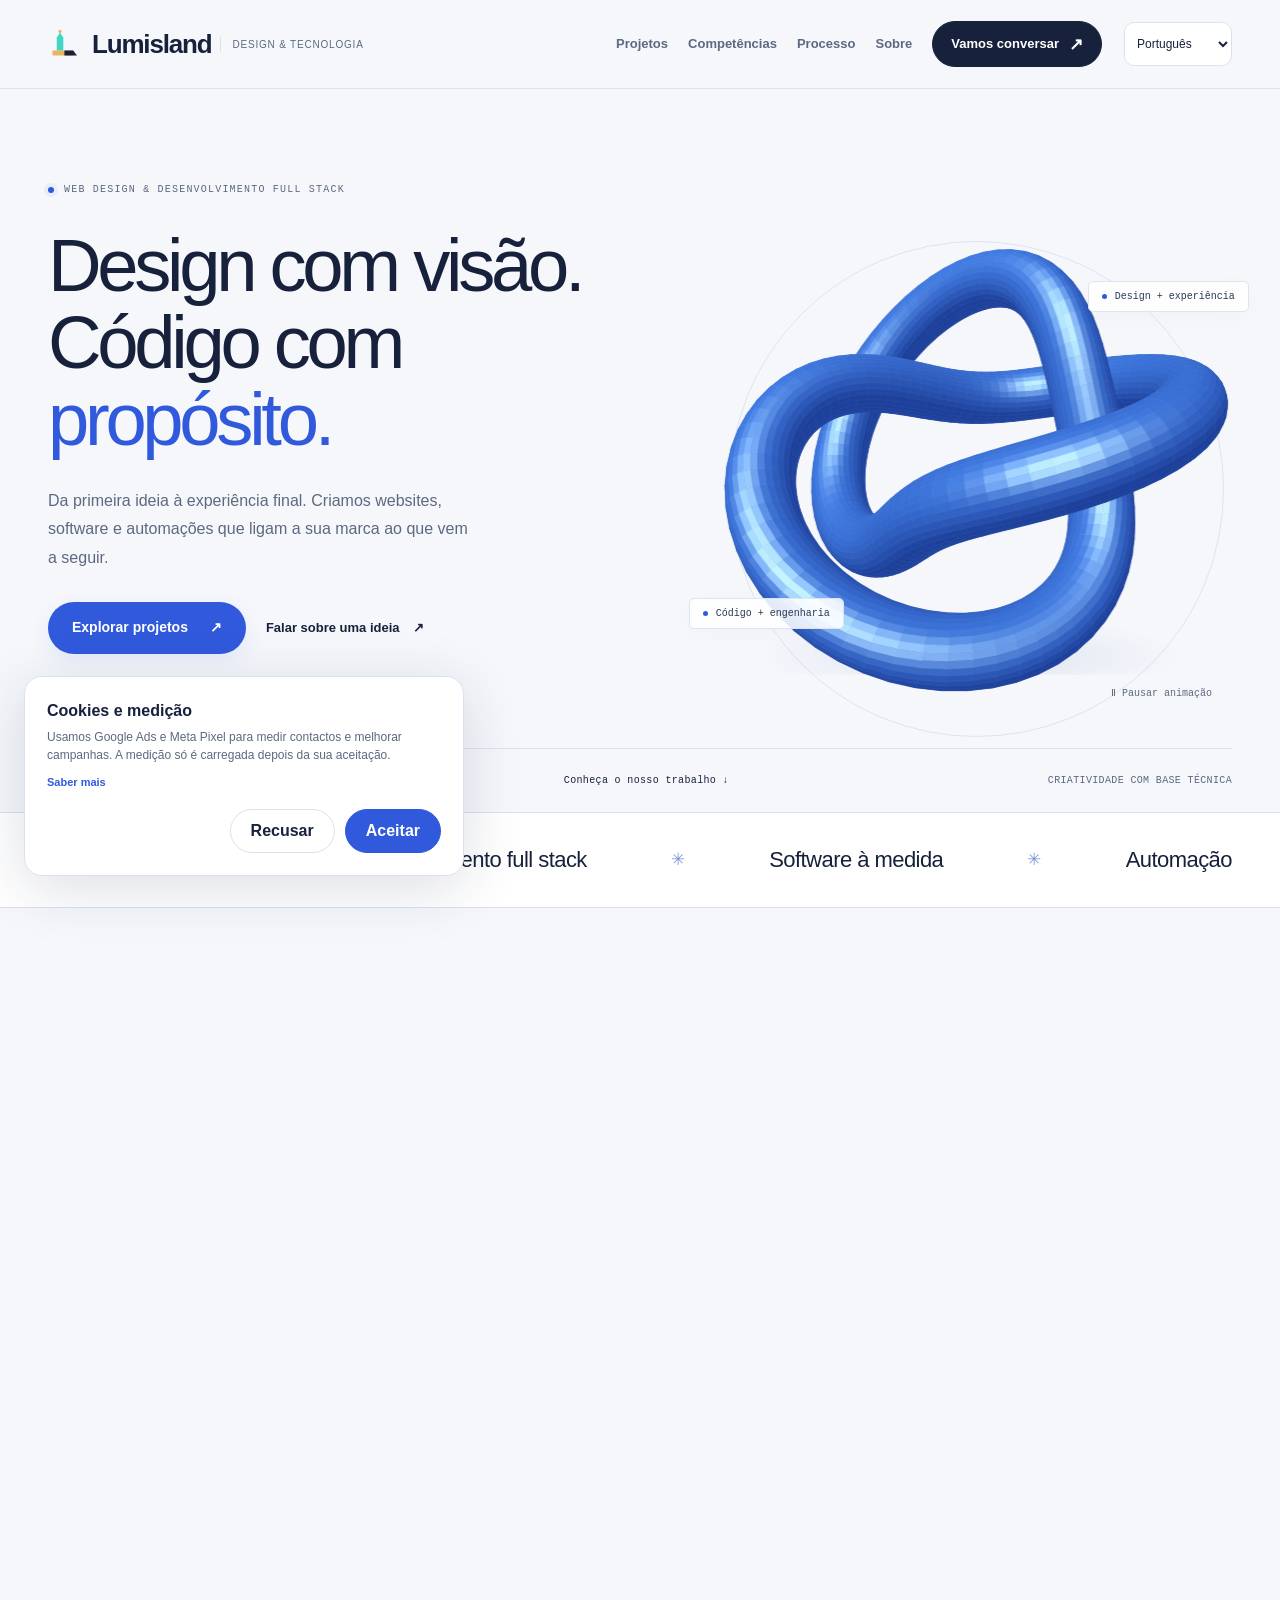
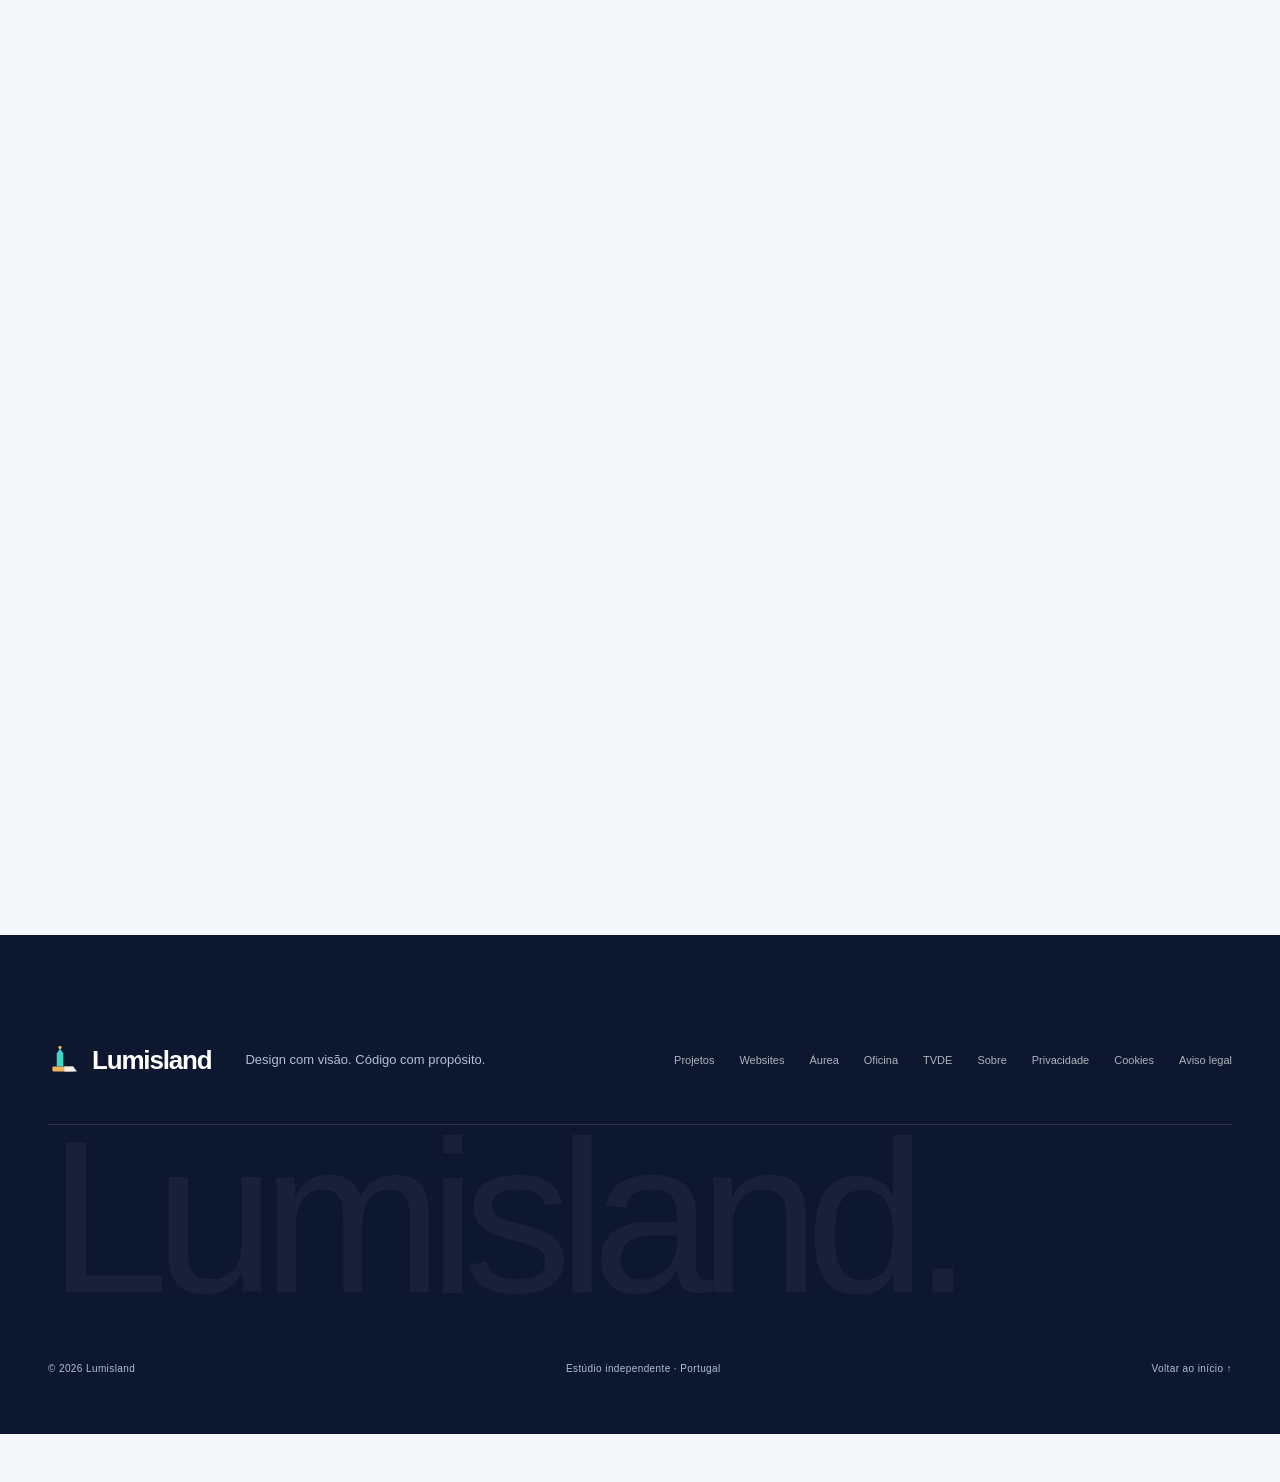
<file: admin.html>
<!DOCTYPE html>
<html lang="pt-PT">
<head>
  <meta charset="UTF-8">
  <meta name="viewport" content="width=device-width, initial-scale=1.0">
  <meta name="robots" content="noindex, nofollow">
  <meta http-equiv="refresh" content="0; url=/">
  <title>P&aacute;gina indispon&iacute;vel | Lumisland</title>
</head>
<body>
  <p>Esta p&aacute;gina n&atilde;o est&aacute; dispon&iacute;vel. <a href="/">Voltar ao site Lumisland</a>.</p>
</body>
</html>
</file>
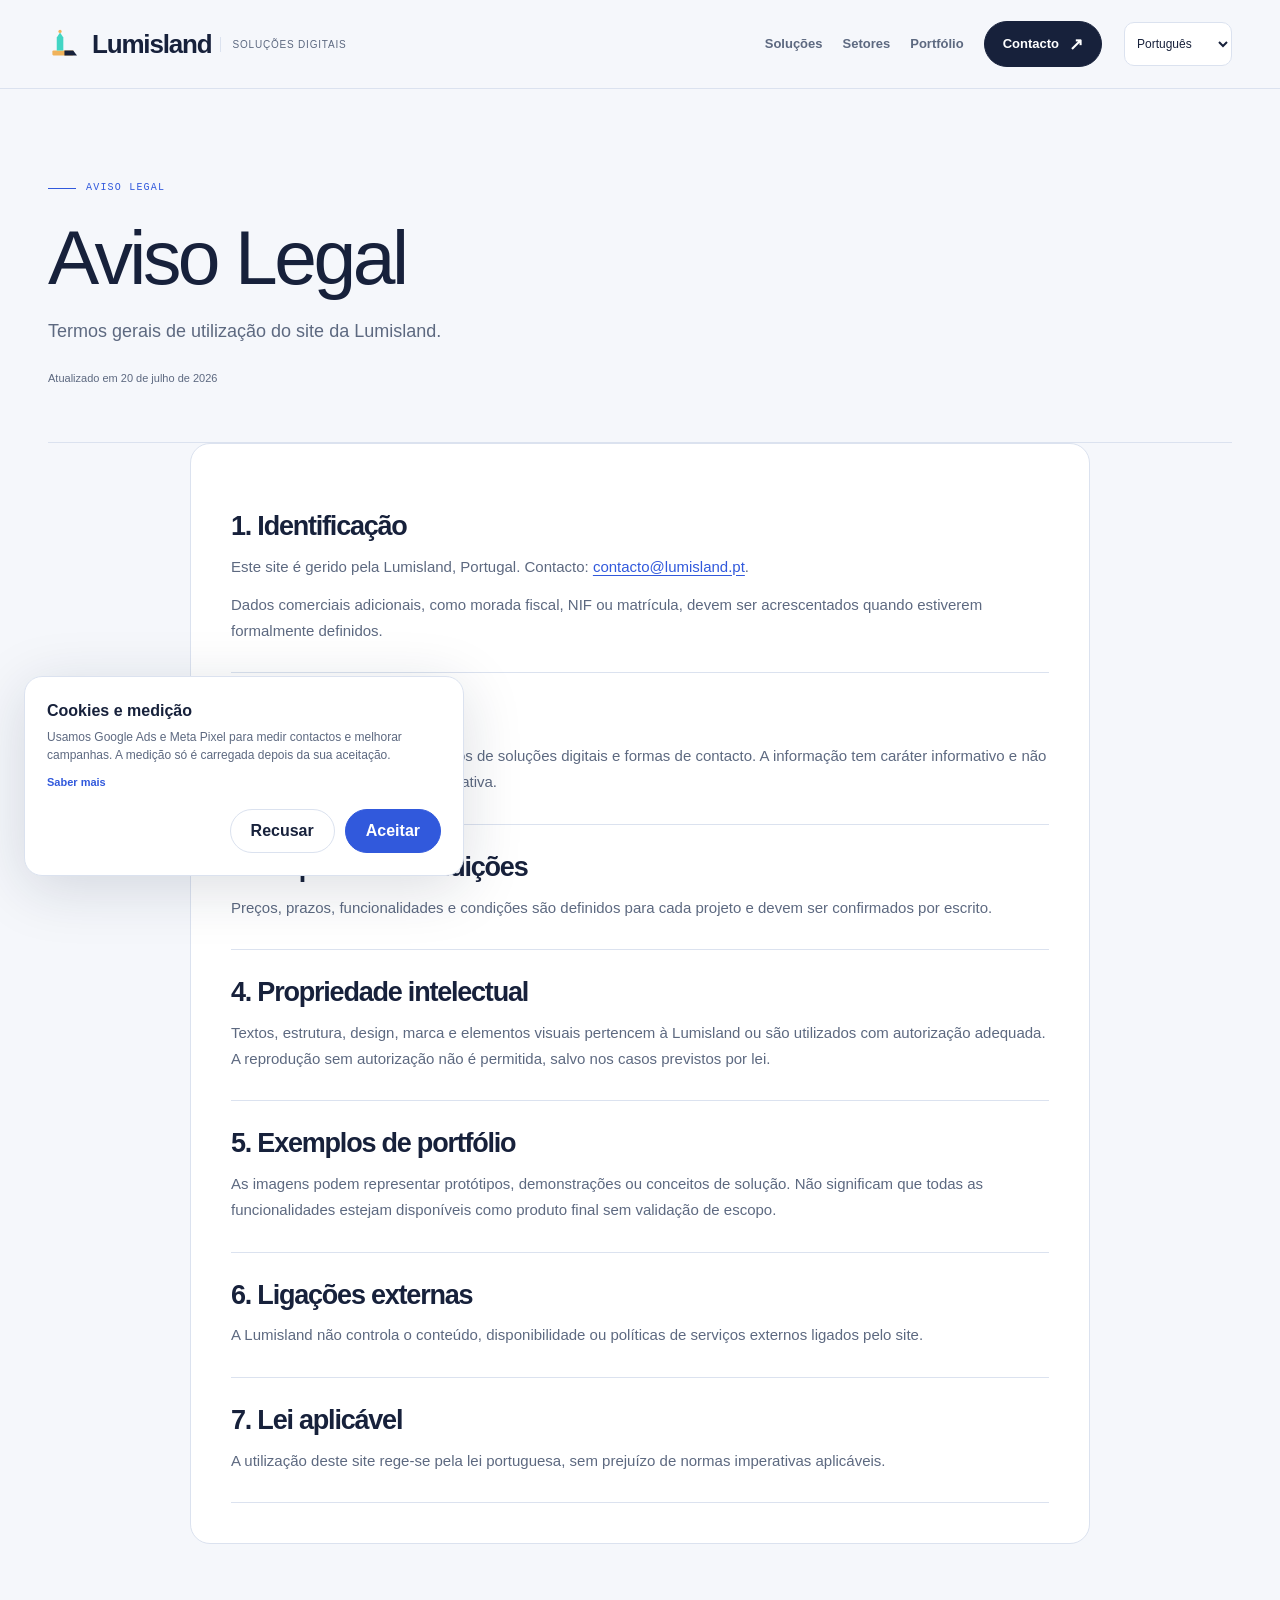
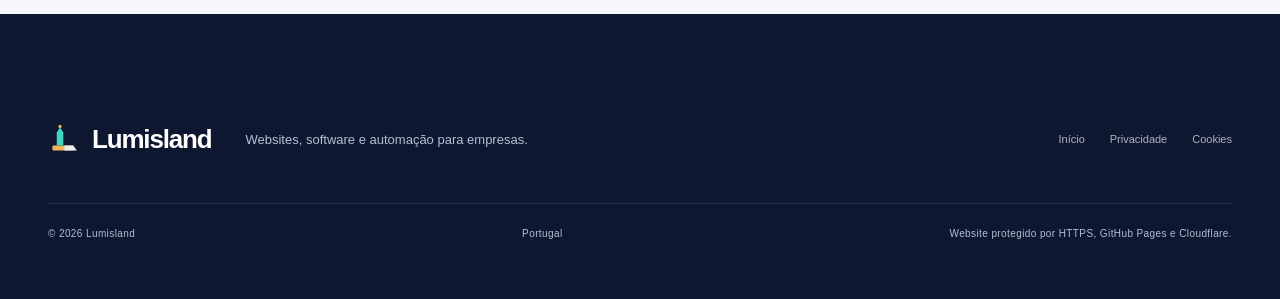
<file: aviso-legal.html>
<!DOCTYPE html>
<html lang="pt-PT" class="no-js"><head><meta charset="UTF-8"><meta name="viewport" content="width=device-width,initial-scale=1.0"><title>Aviso Legal | Lumisland</title><meta name="description" content="Aviso legal e termos de utilização do site da Lumisland."><meta name="robots" content="index, follow"><meta name="theme-color" content="#101827"><meta name="referrer" content="strict-origin-when-cross-origin"><meta http-equiv="Permissions-Policy" content="camera=(), microphone=(), geolocation=(), payment=()"><meta http-equiv="Content-Security-Policy" content="default-src 'self'; img-src 'self' data: https://www.googletagmanager.com https://www.google.com https://www.google.pt https://googleads.g.doubleclick.net; style-src 'self' 'unsafe-inline' https://fonts.googleapis.com; font-src https://fonts.gstatic.com; script-src 'self' https://www.googletagmanager.com; connect-src 'self' https://www.googletagmanager.com https://www.google.com https://www.google.pt https://www.googleadservices.com https://googleads.g.doubleclick.net; base-uri 'self'; form-action 'self'; object-src 'none'; frame-ancestors 'none'; upgrade-insecure-requests"><link rel="canonical" href="https://lumisland.pt/aviso-legal.html"><link rel="icon" type="image/svg+xml" href="assets/icons/favicon.svg"><link rel="preconnect" href="https://fonts.googleapis.com"><link rel="preconnect" href="https://fonts.gstatic.com" crossorigin><link href="https://fonts.googleapis.com/css2?family=DM+Sans:wght@400;500;600;700&family=Outfit:wght@400;500;600;700&family=IBM+Plex+Mono:wght@400;500&display=swap" rel="stylesheet"><link rel="stylesheet" href="css/styles.css?v=20260923-2"><script src="js/analytics.js" defer></script><link rel="stylesheet" href="css/premium.css?v=20260923-2">
<link rel="stylesheet" href="/css/i18n.css?v=20260925-3">
<script src="/js/i18n.js?v=20260925-3" defer></script>
</head>
<body class="legal-page"><a class="skip-link" href="#conteudo">Saltar para o conteúdo</a><header class="site-header"><div class="container header-inner"><a href="/" class="brand"><svg class="brand-mark" viewBox="0 0 64 64" aria-hidden="true"><rect x="8" y="43" width="39" height="9" rx="2" fill="#F0B35B"></rect><path d="M16 43h12V19l-6-9-6 9v24Z" fill="#42D5C4"></path><circle cx="22" cy="8" r="3" fill="#F0B35B"></circle><path d="M30 43h16l7 9H30v-9Z" fill="#E9EEF2"></path></svg><span class="brand-word">Lumisland</span><span class="brand-note">soluções digitais</span></a><button class="nav-toggle" type="button" aria-label="Abrir menu" aria-expanded="false" aria-controls="site-nav"><span></span><span></span><span></span></button><nav id="site-nav" class="site-nav"><a href="/#solucoes">Soluções</a><a href="/#setores">Setores</a><a href="/#portfolio">Portfólio</a><a class="nav-cta" href="/#contacto">Contacto <span>↗</span></a></nav></div></header>
<main id="conteudo" class="legal-main"><section class="container legal-hero"><p class="eyebrow"><span class="eyebrow-line"></span> Aviso legal</p><h1>Aviso Legal</h1><p>Termos gerais de utilização do site da Lumisland.</p><span class="legal-updated">Atualizado em 20 de julho de 2026</span></section><section class="container legal-content"><article class="legal-section"><h2>1. Identificação</h2><p>Este site é gerido pela Lumisland, Portugal. Contacto: <a href="mailto:contacto@lumisland.pt">contacto@lumisland.pt</a>.</p><p>Dados comerciais adicionais, como morada fiscal, NIF ou matrícula, devem ser acrescentados quando estiverem formalmente definidos.</p></article><article class="legal-section"><h2>2. Finalidade</h2><p>O site apresenta serviços, exemplos de soluções digitais e formas de contacto. A informação tem caráter informativo e não constitui proposta contratual vinculativa.</p></article><article class="legal-section"><h2>3. Propostas e condições</h2><p>Preços, prazos, funcionalidades e condições são definidos para cada projeto e devem ser confirmados por escrito.</p></article><article class="legal-section"><h2>4. Propriedade intelectual</h2><p>Textos, estrutura, design, marca e elementos visuais pertencem à Lumisland ou são utilizados com autorização adequada. A reprodução sem autorização não é permitida, salvo nos casos previstos por lei.</p></article><article class="legal-section"><h2>5. Exemplos de portfólio</h2><p>As imagens podem representar protótipos, demonstrações ou conceitos de solução. Não significam que todas as funcionalidades estejam disponíveis como produto final sem validação de escopo.</p></article><article class="legal-section"><h2>6. Ligações externas</h2><p>A Lumisland não controla o conteúdo, disponibilidade ou políticas de serviços externos ligados pelo site.</p></article><article class="legal-section"><h2>7. Lei aplicável</h2><p>A utilização deste site rege-se pela lei portuguesa, sem prejuízo de normas imperativas aplicáveis.</p></article></section></main>
<footer class="site-footer"><div class="container footer-top"><a href="/" class="brand footer-brand"><svg class="brand-mark" viewBox="0 0 64 64" aria-hidden="true"><rect x="8" y="43" width="39" height="9" rx="2" fill="#F0B35B"></rect><path d="M16 43h12V19l-6-9-6 9v24Z" fill="#42D5C4"></path><circle cx="22" cy="8" r="3" fill="#F0B35B"></circle><path d="M30 43h16l7 9H30v-9Z" fill="#E9EEF2"></path></svg><span class="brand-word">Lumisland</span></a><p>Websites, software e automação para empresas.</p><div class="footer-links"><a href="/">Início</a><a href="privacidade.html">Privacidade</a><a href="cookies.html">Cookies</a></div></div><div class="container footer-bottom"><span>&copy; 2026 Lumisland</span><span>Portugal</span><span>Website protegido por HTTPS, GitHub Pages e Cloudflare.</span></div></footer><script src="js/app.js?v=20260923-2" defer></script></body></html>
</file>
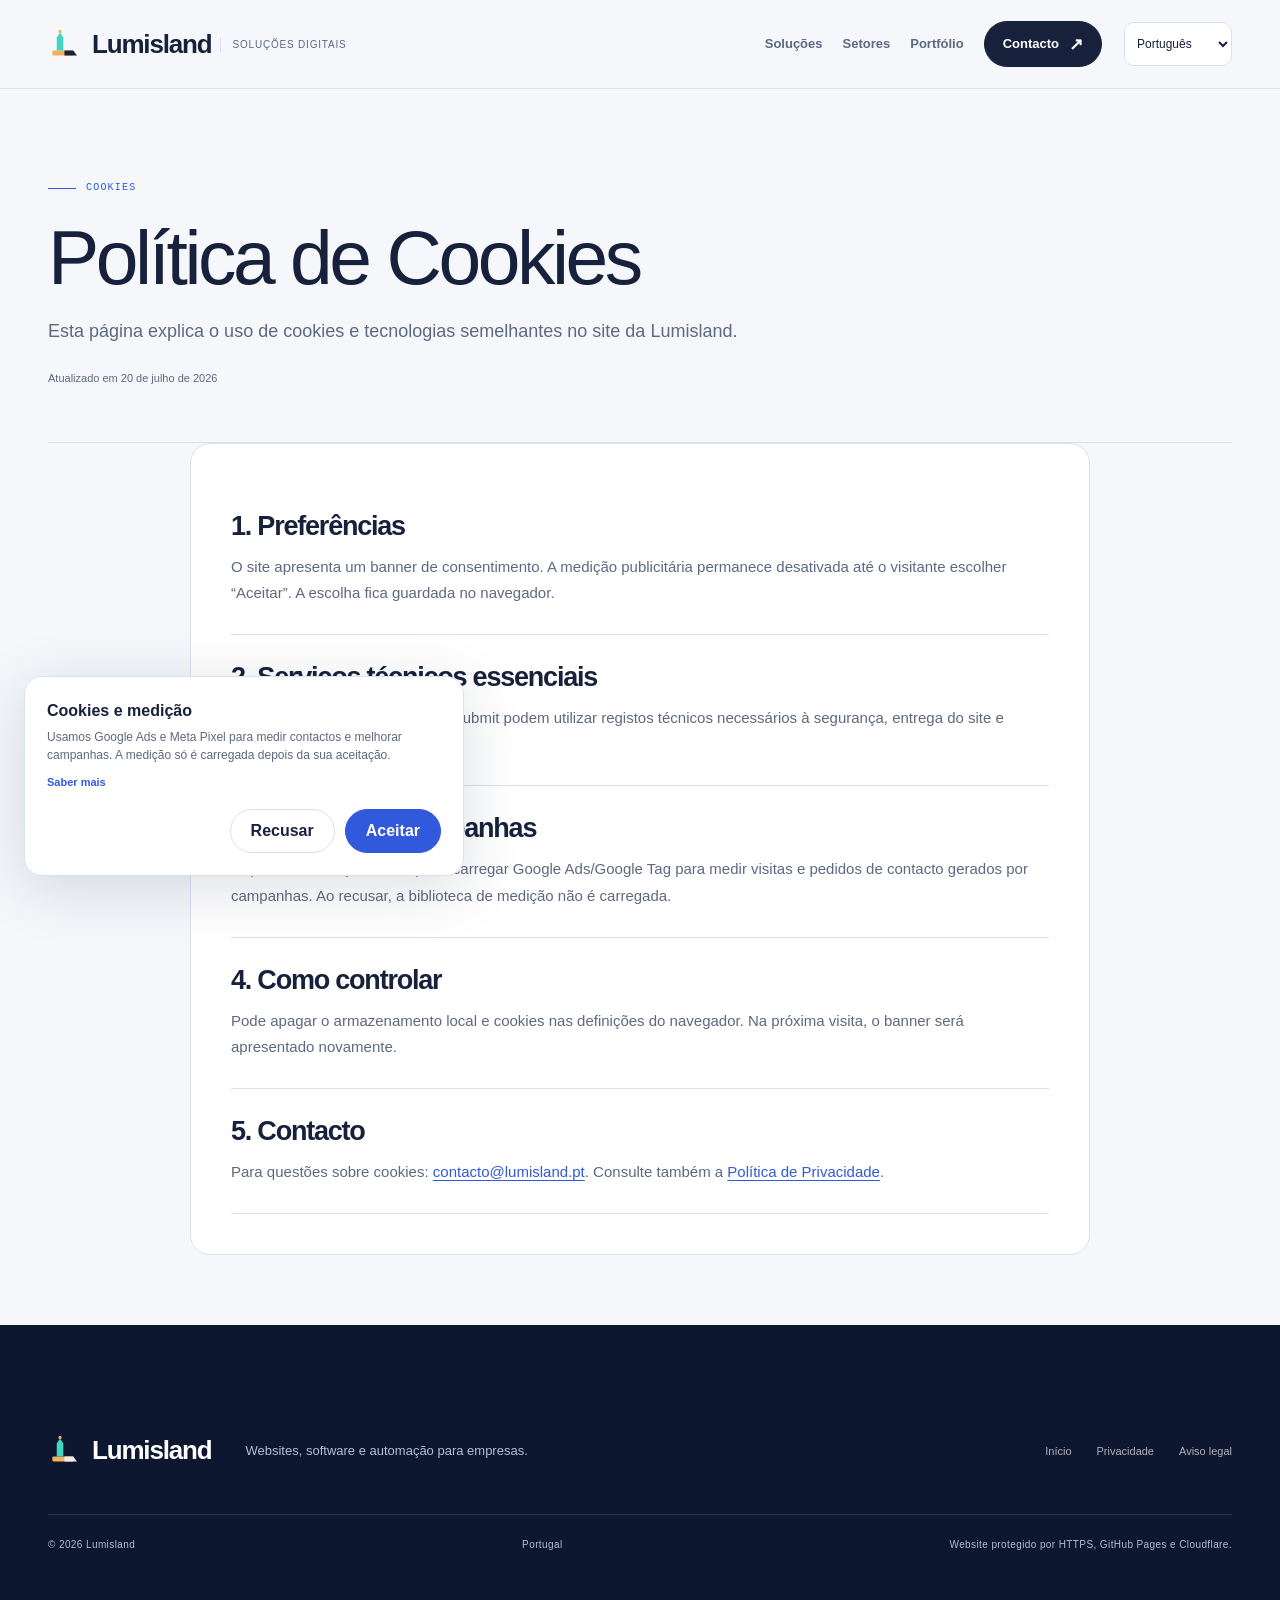
<file: cookies.html>
<!DOCTYPE html>
<html lang="pt-PT" class="no-js"><head><meta charset="UTF-8"><meta name="viewport" content="width=device-width,initial-scale=1.0"><title>Política de Cookies | Lumisland</title><meta name="description" content="Política de cookies da Lumisland."><meta name="robots" content="index, follow"><meta name="theme-color" content="#101827"><meta name="referrer" content="strict-origin-when-cross-origin"><meta http-equiv="Permissions-Policy" content="camera=(), microphone=(), geolocation=(), payment=()"><meta http-equiv="Content-Security-Policy" content="default-src 'self'; img-src 'self' data: https://www.googletagmanager.com https://www.google.com https://www.google.pt https://googleads.g.doubleclick.net; style-src 'self' 'unsafe-inline' https://fonts.googleapis.com; font-src https://fonts.gstatic.com; script-src 'self' https://www.googletagmanager.com; connect-src 'self' https://www.googletagmanager.com https://www.google.com https://www.google.pt https://www.googleadservices.com https://googleads.g.doubleclick.net; base-uri 'self'; form-action 'self'; object-src 'none'; frame-ancestors 'none'; upgrade-insecure-requests"><link rel="canonical" href="https://lumisland.pt/cookies.html"><link rel="icon" type="image/svg+xml" href="assets/icons/favicon.svg"><link rel="preconnect" href="https://fonts.googleapis.com"><link rel="preconnect" href="https://fonts.gstatic.com" crossorigin><link href="https://fonts.googleapis.com/css2?family=DM+Sans:wght@400;500;600;700&family=Outfit:wght@400;500;600;700&family=IBM+Plex+Mono:wght@400;500&display=swap" rel="stylesheet"><link rel="stylesheet" href="css/styles.css?v=20260923-2"><script src="js/analytics.js" defer></script><link rel="stylesheet" href="css/premium.css?v=20260923-2">
<link rel="stylesheet" href="/css/i18n.css?v=20260925-3">
<script src="/js/i18n.js?v=20260925-3" defer></script>
</head>
<body class="legal-page"><a class="skip-link" href="#conteudo">Saltar para o conteúdo</a><header class="site-header"><div class="container header-inner"><a href="/" class="brand"><svg class="brand-mark" viewBox="0 0 64 64" aria-hidden="true"><rect x="8" y="43" width="39" height="9" rx="2" fill="#F0B35B"></rect><path d="M16 43h12V19l-6-9-6 9v24Z" fill="#42D5C4"></path><circle cx="22" cy="8" r="3" fill="#F0B35B"></circle><path d="M30 43h16l7 9H30v-9Z" fill="#E9EEF2"></path></svg><span class="brand-word">Lumisland</span><span class="brand-note">soluções digitais</span></a><button class="nav-toggle" type="button" aria-label="Abrir menu" aria-expanded="false" aria-controls="site-nav"><span></span><span></span><span></span></button><nav id="site-nav" class="site-nav"><a href="/#solucoes">Soluções</a><a href="/#setores">Setores</a><a href="/#portfolio">Portfólio</a><a class="nav-cta" href="/#contacto">Contacto <span>↗</span></a></nav></div></header>
<main id="conteudo" class="legal-main"><section class="container legal-hero"><p class="eyebrow"><span class="eyebrow-line"></span> Cookies</p><h1>Política de Cookies</h1><p>Esta página explica o uso de cookies e tecnologias semelhantes no site da Lumisland.</p><span class="legal-updated">Atualizado em 20 de julho de 2026</span></section><section class="container legal-content"><article class="legal-section"><h2>1. Preferências</h2><p>O site apresenta um banner de consentimento. A medição publicitária permanece desativada até o visitante escolher “Aceitar”. A escolha fica guardada no navegador.</p></article><article class="legal-section"><h2>2. Serviços técnicos essenciais</h2><p>Cloudflare, GitHub Pages e FormSubmit podem utilizar registos técnicos necessários à segurança, entrega do site e processamento do formulário.</p></article><article class="legal-section"><h2>3. Medição de campanhas</h2><p>Depois da aceitação, o site pode carregar Google Ads/Google Tag para medir visitas e pedidos de contacto gerados por campanhas. Ao recusar, a biblioteca de medição não é carregada.</p></article><article class="legal-section"><h2>4. Como controlar</h2><p>Pode apagar o armazenamento local e cookies nas definições do navegador. Na próxima visita, o banner será apresentado novamente.</p></article><article class="legal-section"><h2>5. Contacto</h2><p>Para questões sobre cookies: <a href="mailto:contacto@lumisland.pt">contacto@lumisland.pt</a>. Consulte também a <a href="privacidade.html">Política de Privacidade</a>.</p></article></section></main>
<footer class="site-footer"><div class="container footer-top"><a href="/" class="brand footer-brand"><svg class="brand-mark" viewBox="0 0 64 64" aria-hidden="true"><rect x="8" y="43" width="39" height="9" rx="2" fill="#F0B35B"></rect><path d="M16 43h12V19l-6-9-6 9v24Z" fill="#42D5C4"></path><circle cx="22" cy="8" r="3" fill="#F0B35B"></circle><path d="M30 43h16l7 9H30v-9Z" fill="#E9EEF2"></path></svg><span class="brand-word">Lumisland</span></a><p>Websites, software e automação para empresas.</p><div class="footer-links"><a href="/">Início</a><a href="privacidade.html">Privacidade</a><a href="aviso-legal.html">Aviso legal</a></div></div><div class="container footer-bottom"><span>&copy; 2026 Lumisland</span><span>Portugal</span><span>Website protegido por HTTPS, GitHub Pages e Cloudflare.</span></div></footer><script src="js/app.js?v=20260923-2" defer></script></body></html>
</file>
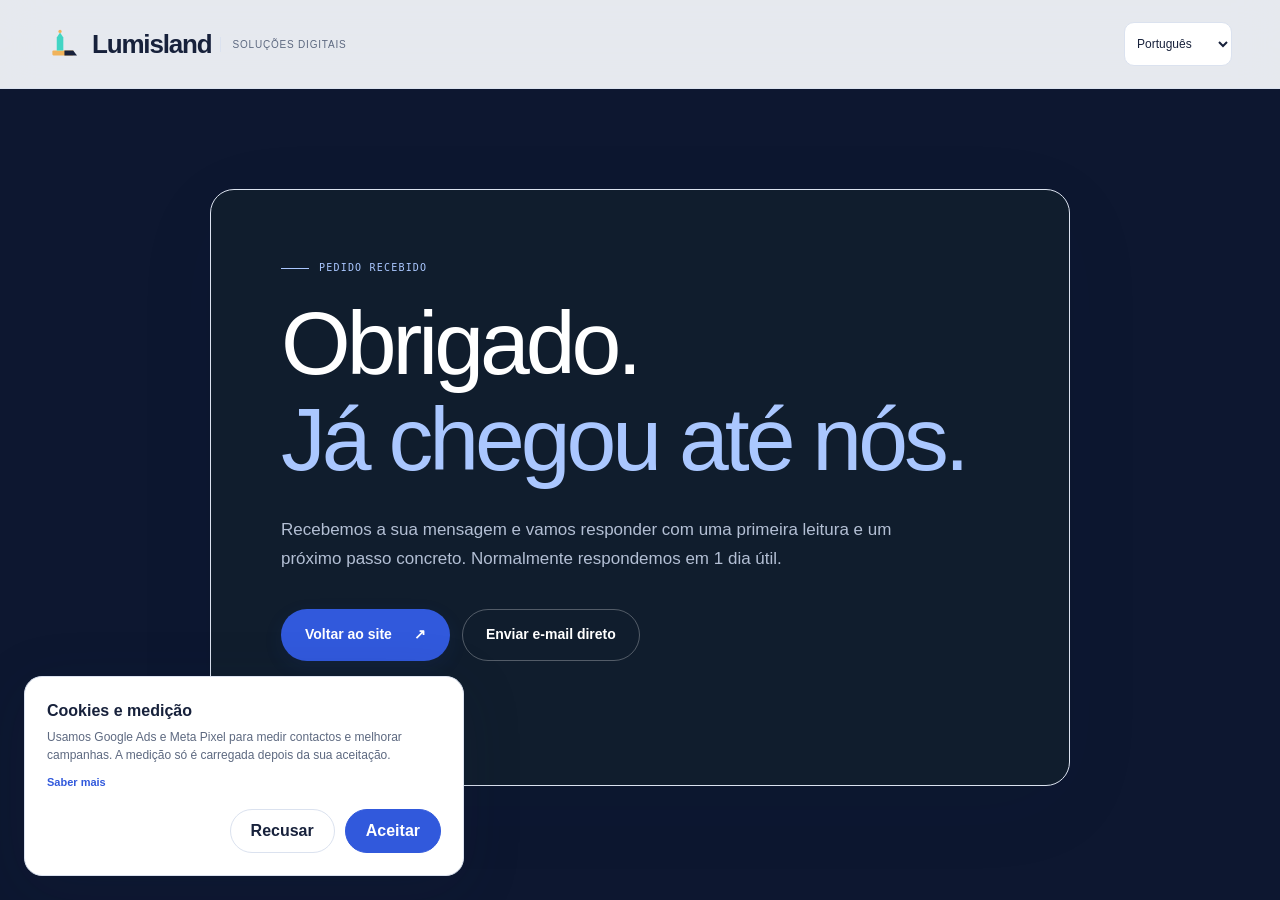
<file: obrigado.html>
<!DOCTYPE html>
<html lang="pt-PT" class="no-js"><head><meta charset="UTF-8"><meta name="viewport" content="width=device-width,initial-scale=1.0"><title>Pedido recebido | Lumisland</title><meta name="description" content="Pedido recebido pela Lumisland."><meta name="robots" content="noindex, nofollow"><meta name="theme-color" content="#101827"><meta name="referrer" content="strict-origin-when-cross-origin"><meta http-equiv="Permissions-Policy" content="camera=(), microphone=(), geolocation=(), payment=()"><meta http-equiv="Content-Security-Policy" content="default-src 'self'; img-src 'self' data: https://www.googletagmanager.com https://www.google.com https://www.google.pt https://googleads.g.doubleclick.net https://www.facebook.com; style-src 'self' 'unsafe-inline' https://fonts.googleapis.com; font-src https://fonts.gstatic.com; script-src 'self' https://www.googletagmanager.com https://connect.facebook.net; connect-src 'self' https://www.googletagmanager.com https://www.google.com https://www.google.pt https://www.googleadservices.com https://googleads.g.doubleclick.net https://www.facebook.com; base-uri 'self'; form-action 'self'; object-src 'none'; frame-ancestors 'none'; upgrade-insecure-requests"><link rel="icon" type="image/svg+xml" href="assets/icons/favicon.svg"><link rel="preconnect" href="https://fonts.googleapis.com"><link rel="preconnect" href="https://fonts.gstatic.com" crossorigin><link href="https://fonts.googleapis.com/css2?family=DM+Sans:wght@400;500;600;700&family=Outfit:wght@400;500;600;700&family=IBM+Plex+Mono:wght@400;500&display=swap" rel="stylesheet"><link rel="stylesheet" href="css/styles.css?v=20260923-2"><script src="js/analytics.js" defer></script><link rel="stylesheet" href="css/premium.css?v=20260923-2">
<link rel="stylesheet" href="/css/i18n.css?v=20260925-3">
<script src="/js/i18n.js?v=20260925-3" defer></script>
</head>
<body class="thanks-page"><header class="site-header"><div class="container header-inner"><a href="/" class="brand"><svg class="brand-mark" viewBox="0 0 64 64" aria-hidden="true"><rect x="8" y="43" width="39" height="9" rx="2" fill="#F0B35B"></rect><path d="M16 43h12V19l-6-9-6 9v24Z" fill="#42D5C4"></path><circle cx="22" cy="8" r="3" fill="#F0B35B"></circle><path d="M30 43h16l7 9H30v-9Z" fill="#E9EEF2"></path></svg><span class="brand-word">Lumisland</span><span class="brand-note">soluções digitais</span></a></div></header><main class="thanks-main"><section class="container thanks-card"><p class="eyebrow eyebrow-light"><span class="eyebrow-line"></span> Pedido recebido</p><h1>Obrigado.<br><span>Já chegou até nós.</span></h1><p>Recebemos a sua mensagem e vamos responder com uma primeira leitura e um próximo passo concreto. Normalmente respondemos em 1 dia útil.</p><div class="thanks-actions"><a class="button button-primary" href="/">Voltar ao site <span>↗</span></a><a class="button button-quiet" href="mailto:contacto@lumisland.pt">Enviar e-mail direto</a></div><p class="thanks-legal"><a href="privacidade.html">Privacidade</a> · <a href="cookies.html">Cookies</a> · <a href="aviso-legal.html">Aviso legal</a></p></section></main><script src="js/app.js?v=20260923-2" defer></script></body></html>
</file>
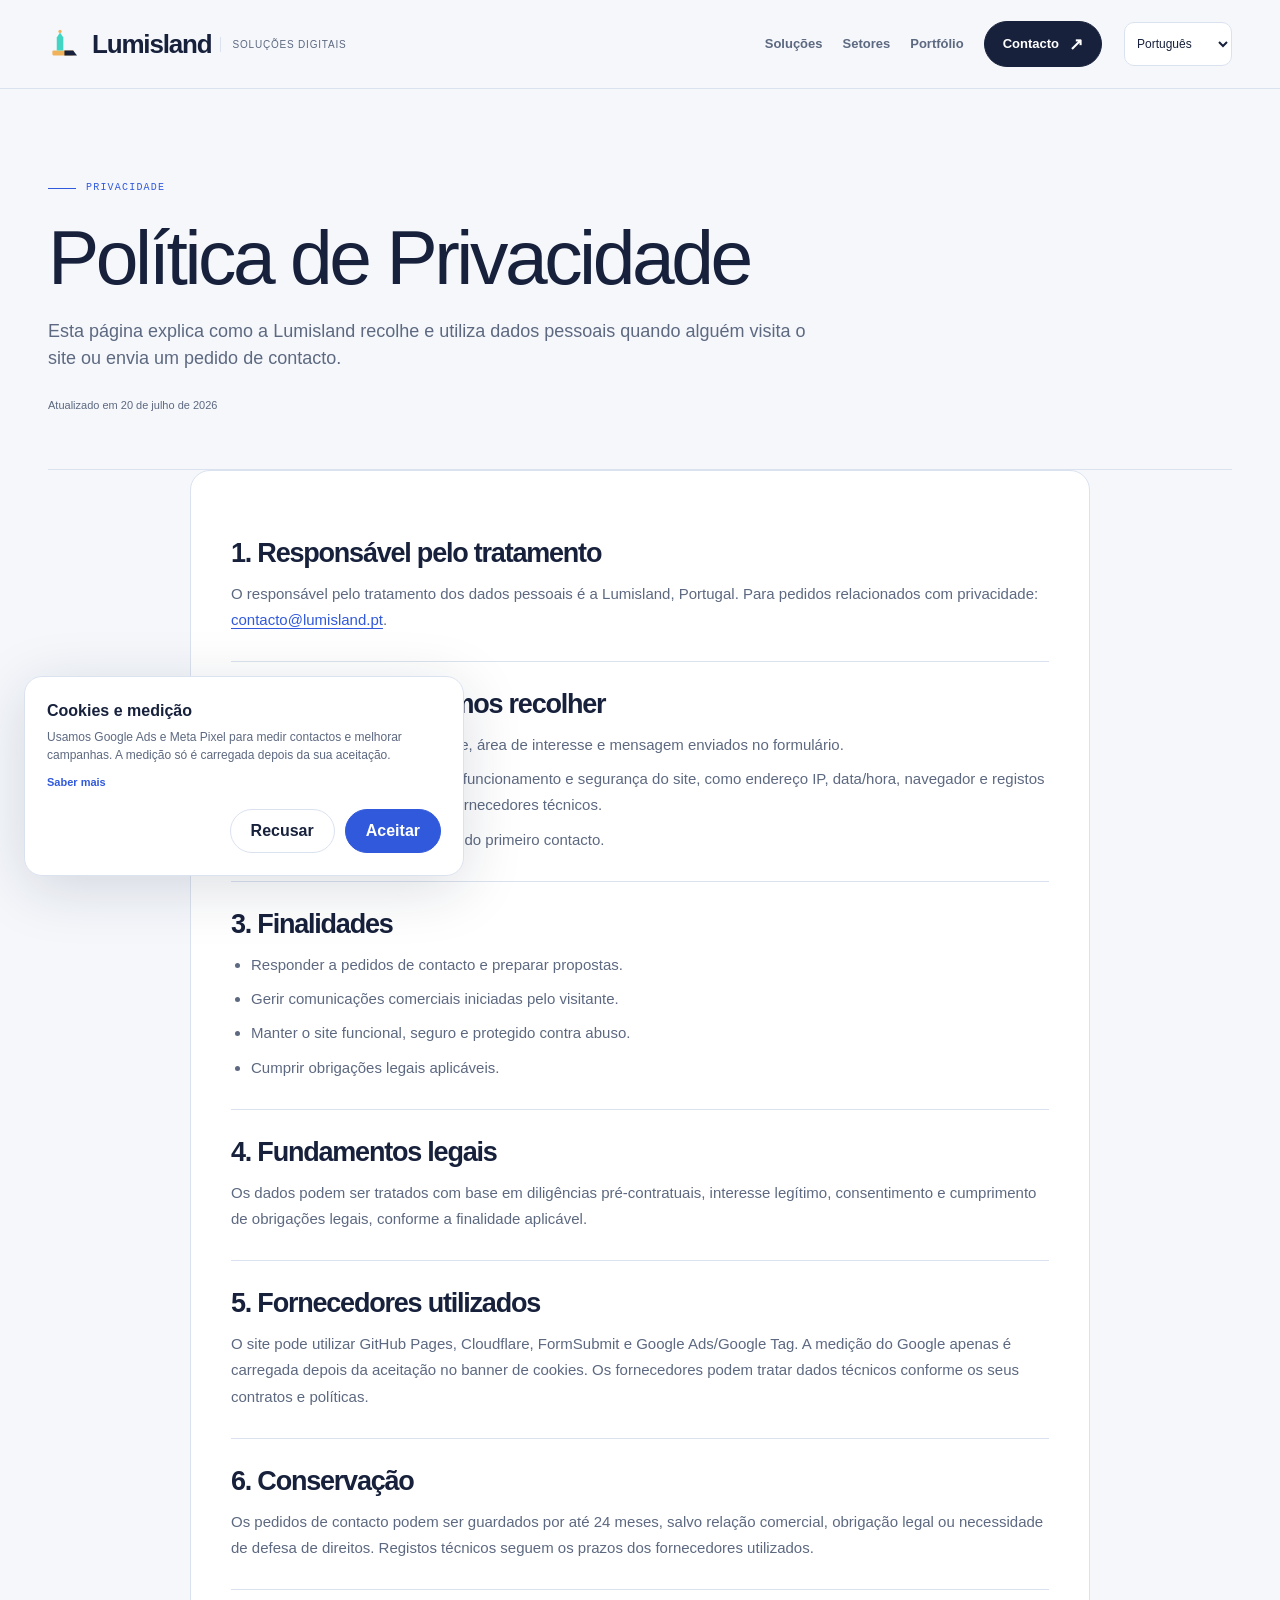
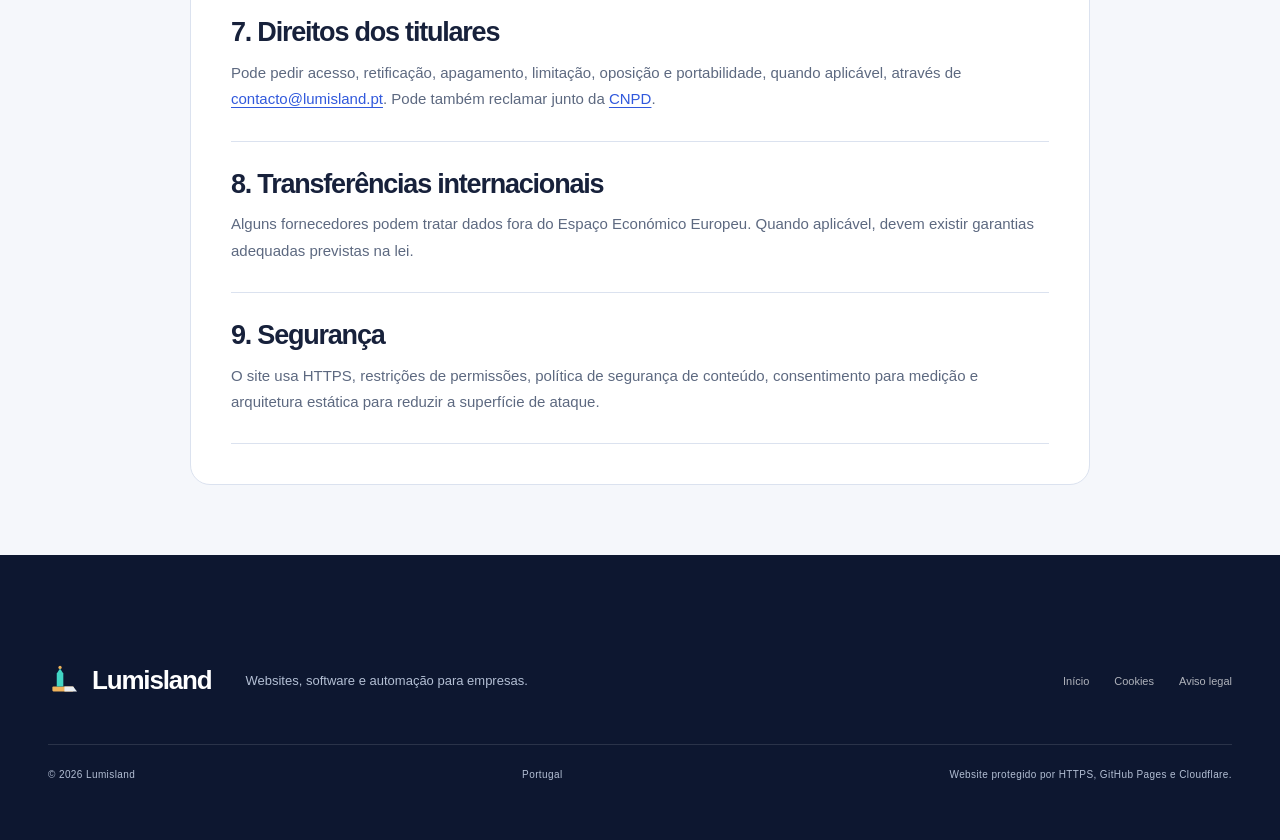
<file: privacidade.html>
<!DOCTYPE html>
<html lang="pt-PT" class="no-js">
<head>
  <meta charset="UTF-8"><meta name="viewport" content="width=device-width,initial-scale=1.0">
  <title>Política de Privacidade | Lumisland</title>
  <meta name="description" content="Política de Privacidade da Lumisland."><meta name="robots" content="index, follow"><meta name="theme-color" content="#101827"><meta name="referrer" content="strict-origin-when-cross-origin">
  <meta http-equiv="Permissions-Policy" content="camera=(), microphone=(), geolocation=(), payment=()">
  <meta http-equiv="Content-Security-Policy" content="default-src 'self'; img-src 'self' data: https://www.googletagmanager.com https://www.google.com https://www.google.pt https://googleads.g.doubleclick.net; style-src 'self' 'unsafe-inline' https://fonts.googleapis.com; font-src https://fonts.gstatic.com; script-src 'self' https://www.googletagmanager.com; connect-src 'self' https://www.googletagmanager.com https://www.google.com https://www.google.pt https://www.googleadservices.com https://googleads.g.doubleclick.net; base-uri 'self'; form-action 'self'; object-src 'none'; frame-ancestors 'none'; upgrade-insecure-requests">
  <link rel="canonical" href="https://lumisland.pt/privacidade.html"><link rel="icon" type="image/svg+xml" href="assets/icons/favicon.svg">
  <link rel="preconnect" href="https://fonts.googleapis.com"><link rel="preconnect" href="https://fonts.gstatic.com" crossorigin><link href="https://fonts.googleapis.com/css2?family=DM+Sans:wght@400;500;600;700&family=Outfit:wght@400;500;600;700&family=IBM+Plex+Mono:wght@400;500&display=swap" rel="stylesheet"><link rel="stylesheet" href="css/styles.css?v=20260923-2"><script src="js/analytics.js" defer></script>
<link rel="stylesheet" href="css/premium.css?v=20260923-2">
<link rel="stylesheet" href="/css/i18n.css?v=20260925-3">
<script src="/js/i18n.js?v=20260925-3" defer></script>
</head>
<body class="legal-page">
  <a class="skip-link" href="#conteudo">Saltar para o conteúdo</a>
  <header class="site-header"><div class="container header-inner"><a href="/" class="brand" aria-label="Lumisland, página inicial"><svg class="brand-mark" viewBox="0 0 64 64" aria-hidden="true"><rect x="8" y="43" width="39" height="9" rx="2" fill="#F0B35B"></rect><path d="M16 43h12V19l-6-9-6 9v24Z" fill="#42D5C4"></path><circle cx="22" cy="8" r="3" fill="#F0B35B"></circle><path d="M30 43h16l7 9H30v-9Z" fill="#E9EEF2"></path></svg><span class="brand-word">Lumisland</span><span class="brand-note">soluções digitais</span></a><button class="nav-toggle" type="button" aria-label="Abrir menu" aria-expanded="false" aria-controls="site-nav"><span></span><span></span><span></span></button><nav id="site-nav" class="site-nav" aria-label="Navegação principal"><a href="/#solucoes">Soluções</a><a href="/#setores">Setores</a><a href="/#portfolio">Portfólio</a><a class="nav-cta" href="/#contacto">Contacto <span aria-hidden="true">↗</span></a></nav></div></header>
  <main id="conteudo" class="legal-main">
    <section class="container legal-hero"><p class="eyebrow"><span class="eyebrow-line"></span> Privacidade</p><h1>Política de Privacidade</h1><p>Esta página explica como a Lumisland recolhe e utiliza dados pessoais quando alguém visita o site ou envia um pedido de contacto.</p><span class="legal-updated">Atualizado em 20 de julho de 2026</span></section>
    <section class="container legal-content">
      <article class="legal-section"><h2>1. Responsável pelo tratamento</h2><p>O responsável pelo tratamento dos dados pessoais é a Lumisland, Portugal. Para pedidos relacionados com privacidade: <a href="mailto:contacto@lumisland.pt">contacto@lumisland.pt</a>.</p></article>
      <article class="legal-section"><h2>2. Dados que podemos recolher</h2><ul class="legal-list"><li>Nome, empresa, e-mail, telefone, área de interesse e mensagem enviados no formulário.</li><li>Dados técnicos necessários ao funcionamento e segurança do site, como endereço IP, data/hora, navegador e registos de segurança mantidos pelos fornecedores técnicos.</li><li>Comunicações trocadas depois do primeiro contacto.</li></ul></article>
      <article class="legal-section"><h2>3. Finalidades</h2><ul class="legal-list"><li>Responder a pedidos de contacto e preparar propostas.</li><li>Gerir comunicações comerciais iniciadas pelo visitante.</li><li>Manter o site funcional, seguro e protegido contra abuso.</li><li>Cumprir obrigações legais aplicáveis.</li></ul></article>
      <article class="legal-section"><h2>4. Fundamentos legais</h2><p>Os dados podem ser tratados com base em diligências pré-contratuais, interesse legítimo, consentimento e cumprimento de obrigações legais, conforme a finalidade aplicável.</p></article>
      <article class="legal-section"><h2>5. Fornecedores utilizados</h2><p>O site pode utilizar GitHub Pages, Cloudflare, FormSubmit e Google Ads/Google Tag. A medição do Google apenas é carregada depois da aceitação no banner de cookies. Os fornecedores podem tratar dados técnicos conforme os seus contratos e políticas.</p></article>
      <article class="legal-section"><h2>6. Conservação</h2><p>Os pedidos de contacto podem ser guardados por até 24 meses, salvo relação comercial, obrigação legal ou necessidade de defesa de direitos. Registos técnicos seguem os prazos dos fornecedores utilizados.</p></article>
      <article class="legal-section"><h2>7. Direitos dos titulares</h2><p>Pode pedir acesso, retificação, apagamento, limitação, oposição e portabilidade, quando aplicável, através de <a href="mailto:contacto@lumisland.pt">contacto@lumisland.pt</a>. Pode também reclamar junto da <a href="https://www.cnpd.pt/" target="_blank" rel="noopener">CNPD</a>.</p></article>
      <article class="legal-section"><h2>8. Transferências internacionais</h2><p>Alguns fornecedores podem tratar dados fora do Espaço Económico Europeu. Quando aplicável, devem existir garantias adequadas previstas na lei.</p></article>
      <article class="legal-section"><h2>9. Segurança</h2><p>O site usa HTTPS, restrições de permissões, política de segurança de conteúdo, consentimento para medição e arquitetura estática para reduzir a superfície de ataque.</p></article>
    </section>
  </main>
  <footer class="site-footer"><div class="container footer-top"><a href="/" class="brand footer-brand"><svg class="brand-mark" viewBox="0 0 64 64" aria-hidden="true"><rect x="8" y="43" width="39" height="9" rx="2" fill="#F0B35B"></rect><path d="M16 43h12V19l-6-9-6 9v24Z" fill="#42D5C4"></path><circle cx="22" cy="8" r="3" fill="#F0B35B"></circle><path d="M30 43h16l7 9H30v-9Z" fill="#E9EEF2"></path></svg><span class="brand-word">Lumisland</span></a><p>Websites, software e automação para empresas.</p><div class="footer-links"><a href="/">Início</a><a href="cookies.html">Cookies</a><a href="aviso-legal.html">Aviso legal</a></div></div><div class="container footer-bottom"><span>&copy; 2026 Lumisland</span><span>Portugal</span><span>Website protegido por HTTPS, GitHub Pages e Cloudflare.</span></div></footer>
  <script src="js/app.js?v=20260923-2" defer></script>
</body></html>
</file>
<file: css/styles.css>
:root {
  --ink: #101827;
  --ink-deep: #081220;
  --ink-soft: #223044;
  --paper: #f3f5f2;
  --paper-strong: #e8ece8;
  --white: #fffefa;
  --line: #d7dedb;
  --muted: #66737d;
  --muted-light: #aab8c0;
  --teal: #42d5c4;
  --teal-deep: #159e94;
  --amber: #f0b35b;
  --violet: #6559e8;
  --radius: 8px;
  --radius-large: 18px;
  --display: "Space Grotesk", "Arial Narrow", Arial, sans-serif;
  --body: "DM Sans", Arial, sans-serif;
}

/* Shared motion language across every Lumisland page. */
.site-header { transition: background-color 280ms ease, box-shadow 280ms ease, backdrop-filter 280ms ease; }
.site-header.is-scrolled { background: rgba(8,18,32,.9); box-shadow: 0 12px 35px rgba(0,0,0,.16); backdrop-filter: blur(16px); }
.button, .nav-cta, .card-link { transition: transform 180ms ease, background-color 180ms ease, border-color 180ms ease, color 180ms ease, box-shadow 180ms ease; }
.button:hover, .nav-cta:hover { transform: translateY(-2px); }
.service-card, .workshop-feature, .feature-grid article, .sector-grid article, .resource-grid article, .price-card, .plan-card { transition: transform 320ms cubic-bezier(.2,.75,.2,1), box-shadow 320ms ease, border-color 320ms ease; }
.service-card:hover, .workshop-feature:hover, .feature-grid article:hover, .sector-grid article:hover, .resource-grid article:hover { z-index: 1; transform: translateY(-6px); box-shadow: 0 24px 55px rgba(8,18,32,.12); }
.motion-ready [data-reveal] { opacity: 0; transform: translateY(28px); transition: opacity 700ms cubic-bezier(.2,.75,.2,1), transform 700ms cubic-bezier(.2,.75,.2,1); transition-delay: var(--reveal-delay,0ms); }
.motion-ready [data-reveal].is-visible { opacity: 1; transform: translateY(0); }
[data-tilt] { --tilt-x: 0deg; --tilt-y: 0deg; transform: perspective(1100px) rotateX(var(--tilt-x)) rotateY(var(--tilt-y)); transition: transform 220ms ease; }

@media (prefers-reduced-motion: reduce) {
  html { scroll-behavior: auto; }
  *, *::before, *::after { animation-duration: .01ms !important; animation-iteration-count: 1 !important; transition-duration: .01ms !important; }
  .motion-ready [data-reveal] { opacity: 1; transform: none; }
  [data-tilt] { transform: none; }
}

* { box-sizing: border-box; margin: 0; padding: 0; }
html { scroll-behavior: smooth; scroll-padding-top: 92px; }
body { background: var(--paper); color: var(--ink); font-family: var(--body); line-height: 1.5; -webkit-font-smoothing: antialiased; }
body, button, input, select, textarea { font-size: 16px; }
::selection { background: var(--teal); color: var(--ink); }
a { color: inherit; text-decoration: none; }
button, input, select, textarea { font-family: inherit; }
button { cursor: pointer; }
img { display: block; max-width: 100%; }
.container { width: min(1220px, calc(100% - 48px)); margin-inline: auto; }
.hidden-field { position: absolute !important; left: -9999px !important; width: 1px !important; height: 1px !important; opacity: 0 !important; }

.skip-link { position: fixed; top: -80px; left: 18px; z-index: 100; padding: 10px 14px; border-radius: var(--radius); background: var(--amber); color: var(--ink); font-weight: 700; transition: top 160ms ease; }
.skip-link:focus { top: 18px; }

.site-header { position: fixed; inset: 0 0 auto; z-index: 30; color: var(--white); background: rgba(8,18,32,.78); backdrop-filter: blur(18px); box-shadow: 0 1px 0 rgba(255,255,255,.08); }
.header-inner { min-height: 90px; display: flex; align-items: center; justify-content: space-between; border-bottom: 1px solid rgba(255,255,255,.14); }
.brand { display: inline-flex; align-items: center; gap: 10px; min-width: 0; }
.brand-mark { width: 32px; height: 32px; flex: 0 0 auto; }
.brand-word { font-family: var(--display); font-size: 21px; font-weight: 700; letter-spacing: -.05em; }
.brand-note { padding-left: 11px; border-left: 1px solid rgba(255,255,255,.3); color: rgba(255,255,255,.6); font-size: 10px; letter-spacing: .1em; text-transform: uppercase; }
.site-nav { display: flex; align-items: center; gap: 25px; font-size: 13px; font-weight: 600; }
.site-nav a { color: rgba(255,255,255,.76); transition: color 160ms ease; }
.site-nav a:hover, .site-nav a:focus-visible { color: var(--white); }
.site-nav .nav-cta { display: inline-flex; align-items: center; gap: 10px; padding: 10px 14px; border: 1px solid rgba(255,255,255,.28); border-radius: 5px; color: var(--white); }
.site-nav .nav-cta span { color: var(--teal); font-size: 17px; line-height: 1; }
.nav-dropdown { position: relative; }
.nav-dropdown summary { display: flex; align-items: center; gap: 6px; color: rgba(255,255,255,.76); list-style: none; cursor: pointer; transition: color 160ms ease; }
.nav-dropdown summary::-webkit-details-marker { display: none; }
.nav-dropdown summary > span { color: var(--teal); font-size: 15px; transition: transform 160ms ease; }
.nav-dropdown summary:hover, .nav-dropdown summary:focus-visible, .nav-dropdown[open] summary { color: var(--white); }
.nav-dropdown summary:focus-visible { outline: 2px solid var(--teal); outline-offset: 5px; border-radius: 2px; }
.nav-dropdown[open] summary > span { transform: rotate(180deg); }
.nav-dropdown-menu { position: absolute; top: calc(100% + 18px); left: 50%; width: 330px; display: none; padding: 8px; border: 1px solid rgba(255,255,255,.15); border-radius: 8px; background: #0a1524; box-shadow: 0 24px 55px rgba(0,0,0,.34); transform: translateX(-50%); }
.nav-dropdown[open] .nav-dropdown-menu, .nav-dropdown:hover .nav-dropdown-menu, .nav-dropdown:focus-within .nav-dropdown-menu { display: grid; }
.site-nav .nav-dropdown-menu a { display: grid; gap: 3px; padding: 13px 14px; border-radius: 5px; }
.site-nav .nav-dropdown-menu a:hover, .site-nav .nav-dropdown-menu a:focus-visible { background: rgba(66,213,196,.1); }
.nav-dropdown-menu a[aria-current="page"] { background: rgba(66,213,196,.07); }
.nav-dropdown-menu strong { color: var(--white); font-family: var(--display); font-size: 14px; letter-spacing: -.02em; }
.nav-dropdown-menu small { color: var(--muted-light); font-size: 10px; font-weight: 400; }
.nav-toggle { display: none; width: 42px; height: 42px; align-items: center; justify-content: center; flex-direction: column; gap: 5px; border: 1px solid rgba(255,255,255,.3); border-radius: 5px; background: transparent; }
.nav-toggle span { width: 18px; height: 1px; background: var(--white); }

.hero-section { position: relative; min-height: min(920px, 100svh); display: flex; align-items: stretch; overflow: hidden; background: var(--ink-deep); color: var(--white); }
.hero-image, .hero-overlay { position: absolute; inset: 0; }
.hero-image img { width: 100%; height: 100%; object-fit: cover; object-position: center; opacity: .72; transform: scale(1.015); }
.hero-overlay { background: linear-gradient(90deg, rgba(8,18,32,.995) 0%, rgba(8,18,32,.95) 39%, rgba(8,18,32,.55) 72%, rgba(8,18,32,.78) 100%), linear-gradient(0deg, rgba(8,18,32,.7), transparent 45%); }
.hero-grid { position: relative; z-index: 2; min-height: min(920px, 100svh); display: grid; grid-template-columns: minmax(0,1fr) 370px; align-items: center; gap: 74px; padding-top: 135px; padding-bottom: 125px; }
.hero-copy { max-width: 760px; }
.eyebrow { display: flex; align-items: center; gap: 10px; margin-bottom: 20px; color: var(--teal-deep); font-size: 11px; font-weight: 700; letter-spacing: .14em; text-transform: uppercase; }
.eyebrow-light { color: var(--teal); }
.eyebrow-line { display: inline-block; width: 28px; height: 1px; background: currentColor; }
h1, h2, h3 { font-family: var(--display); font-weight: 600; letter-spacing: -.062em; line-height: .99; }
h1 { max-width: 790px; margin-bottom: 28px; font-size: clamp(58px, 7vw, 104px); }
h1 span { color: var(--teal); }
.hero-lead { max-width: 620px; margin-bottom: 34px; color: rgba(255,254,250,.77); font-size: 19px; line-height: 1.58; }
.hero-actions { display: flex; flex-wrap: wrap; align-items: center; gap: 12px; }
.button { display: inline-flex; min-height: 48px; align-items: center; justify-content: center; gap: 12px; padding: 13px 18px; border: 1px solid transparent; border-radius: 5px; font-size: 14px; font-weight: 700; transition: transform 160ms ease, background 160ms ease, border-color 160ms ease; }
.button:hover, .button:focus-visible { transform: translateY(-2px); }
.button-primary { background: var(--amber); color: var(--ink); }
.button-primary:hover, .button-primary:focus-visible { background: #f5c87e; }
.button-quiet { border-color: rgba(255,255,255,.28); color: var(--white); }
.button-quiet:hover, .button-quiet:focus-visible { border-color: rgba(255,255,255,.65); }
.button-dark { background: var(--ink); color: var(--white); }
.button-dark:hover, .button-dark:focus-visible { background: var(--ink-soft); }
.hero-proof { display: flex; flex-wrap: wrap; gap: 25px; margin-top: 48px; }
.hero-proof div { display: flex; align-items: center; gap: 9px; }
.hero-proof strong { color: var(--amber); font-family: var(--display); font-size: 23px; letter-spacing: -.04em; }
.hero-proof span { max-width: 112px; color: rgba(255,255,255,.58); font-size: 11px; line-height: 1.25; }
.hero-card { align-self: end; padding: 22px; border: 1px solid rgba(255,255,255,.23); border-radius: var(--radius); background: rgba(16,24,39,.78); backdrop-filter: blur(13px); box-shadow: 0 28px 70px rgba(0,0,0,.28); }
.hero-card-top, .hero-card-foot { display: flex; align-items: center; gap: 8px; color: rgba(255,255,255,.6); font-size: 10px; letter-spacing: .09em; text-transform: uppercase; }
.hero-card-arrow { margin-left: auto; color: var(--teal); font-size: 17px; }
.live-dot { width: 6px; height: 6px; border-radius: 50%; background: var(--teal); box-shadow: 0 0 0 4px rgba(66,213,196,.13); }
.hero-card-line { height: 1px; margin: 20px 0 7px; background: rgba(255,255,255,.15); }
.hero-card-product { display: grid; grid-template-columns: 34px 1fr; gap: 10px; align-items: start; padding: 14px 0; border-bottom: 1px solid rgba(255,255,255,.11); }
.product-index { color: var(--amber); font-family: var(--display); font-size: 13px; }
.hero-card-product strong, .hero-card-product small { display: block; }
.hero-card-product strong { margin-bottom: 4px; color: var(--white); font-family: var(--display); font-size: 16px; letter-spacing: -.03em; }
.hero-card-product small { color: var(--muted-light); font-size: 11px; line-height: 1.35; }
.hero-card-foot { justify-content: space-between; margin-top: 17px; transition: color 160ms ease; }
.hero-card-foot:hover { color: var(--white); }
.hero-bottom { position: absolute; z-index: 2; right: 0; bottom: 28px; left: 0; display: flex; align-items: center; gap: 14px; color: rgba(255,255,255,.48); font-size: 10px; letter-spacing: .1em; text-transform: uppercase; }
.hero-bottom i { width: 4px; height: 4px; border-radius: 50%; background: var(--teal); }
.hero-location { margin-left: auto; }
.hero-location span { color: var(--amber); }

.signal-strip { background: var(--amber); }
.signal-inner { min-height: 78px; display: flex; align-items: center; justify-content: space-between; gap: 30px; }
.signal-label { font-family: var(--display); font-size: 13px; font-weight: 700; letter-spacing: -.02em; }
.signal-items { display: flex; flex-wrap: wrap; justify-content: flex-end; gap: 26px; font-size: 12px; font-weight: 700; }
.signal-items span { position: relative; padding-left: 14px; }
.signal-items span::before { content: ""; position: absolute; top: 7px; left: 0; width: 5px; height: 5px; border-radius: 50%; background: var(--ink); }

.section { padding: 122px 0; }
.section-paper { background: var(--paper); }
.section-dark { background: var(--ink); color: var(--white); }
.section-intro { display: grid; grid-template-columns: minmax(0,1fr) minmax(280px,410px); gap: 80px; align-items: end; margin-bottom: 54px; }
.section-intro h2 { max-width: 730px; font-size: clamp(42px,5vw,70px); }
.section-intro > p { max-width: 410px; color: var(--muted); font-size: 16px; line-height: 1.65; }
.section-intro-dark > p { color: var(--muted-light); }

.service-grid { display: grid; grid-template-columns: repeat(2,minmax(0,1fr)); gap: 18px; }
.service-card { min-width: 0; display: flex; flex-direction: column; padding: 30px; border: 1px solid var(--line); border-radius: var(--radius); background: var(--white); }
.service-card-dark { border-color: rgba(255,255,255,.14); background: var(--ink-deep); color: var(--white); }
.service-head { display: flex; align-items: center; justify-content: space-between; gap: 12px; margin-bottom: 24px; }
.chip { display: inline-flex; padding: 6px 9px; border: 1px solid #c7e9e3; border-radius: 999px; color: var(--teal-deep); font-size: 10px; font-weight: 700; letter-spacing: .08em; text-transform: uppercase; }
.chip-dark { border-color: rgba(66,213,196,.35); color: var(--teal); }
.solution-number { color: var(--muted); font-family: var(--display); font-size: 13px; }
.service-card-dark .solution-number { color: var(--muted-light); }
.service-media { position: relative; aspect-ratio: 1.6; overflow: hidden; margin-bottom: 28px; border: 1px solid var(--line); border-radius: 6px; background: #e8edf1; }
.service-card-dark .service-media { border-color: rgba(255,255,255,.13); }
.service-media img { width: 100%; height: 100%; object-fit: cover; transition: transform 450ms ease; }
.service-card:hover .service-media img { transform: scale(1.025); }
.service-card h3 { margin-bottom: 13px; font-size: 35px; }
.service-card > p { min-height: 74px; color: var(--muted); font-size: 15px; line-height: 1.6; }
.service-card-dark > p { color: var(--muted-light); }
.feature-list { display: grid; gap: 10px; margin: 23px 0 26px; list-style: none; }
.feature-list li { position: relative; padding-left: 22px; color: var(--ink-soft); font-size: 13px; }
.feature-list li::before { content: ""; position: absolute; top: 7px; left: 0; width: 9px; height: 5px; border-bottom: 1px solid var(--teal-deep); border-left: 1px solid var(--teal-deep); transform: rotate(-45deg); }
.feature-list-dark li { color: rgba(255,255,255,.72); }
.feature-list-dark li::before { border-color: var(--teal); }
.card-link { display: inline-flex; align-items: center; gap: 10px; margin-top: auto; color: var(--teal-deep); font-size: 13px; font-weight: 700; }
.card-link span { font-size: 18px; line-height: 1; }
.card-link-light { color: var(--teal); }
.custom-solution { display: grid; grid-template-columns: 64px minmax(0,1fr) auto; gap: 24px; align-items: center; margin-top: 18px; padding: 27px 30px; border: 1px solid var(--line); background: var(--paper-strong); }
.aurea-home-feature { display: grid; grid-template-columns: 1.2fr .8fr; gap: 70px; align-items: center; margin-top: 18px; padding: 55px; overflow: hidden; background: radial-gradient(circle at 85% 10%,rgba(216,154,173,.28),transparent 32%),#0a1625; color: var(--white); }
.aurea-home-copy h3 { max-width: 720px; font-size: clamp(38px,4.7vw,66px); }
.aurea-home-copy > p:not(.eyebrow) { max-width: 650px; margin: 18px 0 28px; color: var(--muted-light); line-height: 1.65; }
.aurea-home-sectors { display: grid; grid-template-columns: repeat(2,1fr); border-top: 1px solid rgba(255,255,255,.16); border-left: 1px solid rgba(255,255,255,.16); }
.aurea-home-sectors span { padding: 22px 16px; border-right: 1px solid rgba(255,255,255,.16); border-bottom: 1px solid rgba(255,255,255,.16); color: rgba(255,255,255,.75); font-family: var(--display); font-size: 13px; }
.custom-mark { width: 49px; height: 49px; display: grid; place-items: center; border-radius: 50%; background: var(--teal); color: var(--ink); font-family: var(--display); font-size: 29px; }
.custom-solution .eyebrow { margin-bottom: 8px; }
.custom-solution h3 { margin-bottom: 7px; font-size: 24px; }
.custom-solution p:not(.eyebrow) { max-width: 680px; color: var(--muted); font-size: 14px; }

.sector-section { background: #edf1ee; border-top: 1px solid #d8dfdc; border-bottom: 1px solid #d8dfdc; }
.sector-grid { display: grid; grid-template-columns: repeat(5,minmax(0,1fr)); border-top: 1px solid #cdd6d2; border-left: 1px solid #cdd6d2; }
.sector-card { min-height: 245px; display: flex; flex-direction: column; padding: 23px; border-right: 1px solid #cdd6d2; border-bottom: 1px solid #cdd6d2; background: rgba(255,255,255,.35); transition: background 180ms ease, transform 180ms ease; }
.sector-card:hover { position: relative; z-index: 1; background: var(--white); transform: translateY(-3px); box-shadow: 0 16px 35px rgba(16,24,39,.08); }
.sector-number { margin-bottom: 34px; color: var(--teal-deep); font-family: var(--display); font-size: 12px; font-weight: 700; }
.sector-card h3 { margin-bottom: 12px; font-size: 23px; line-height: 1.04; }
.sector-card p { color: var(--muted); font-size: 12px; line-height: 1.55; }
.sector-result { margin-top: auto; padding-top: 22px; color: var(--ink-soft); font-size: 11px; font-weight: 700; }
.sector-result::before { content: ""; display: inline-block; width: 18px; height: 1px; margin-right: 8px; vertical-align: middle; background: var(--amber); }

.showcase-grid { display: grid; grid-template-columns: repeat(2,minmax(0,1fr)); gap: 18px; }
.showcase-card { min-width: 0; overflow: hidden; border: 1px solid rgba(255,255,255,.14); border-radius: var(--radius); background: var(--ink-deep); }
.showcase-card-wide { grid-column: span 2; }
.showcase-image { position: relative; display: block; height: 340px; overflow: hidden; background: #e8edf2; }
.showcase-card-wide .showcase-image { height: 500px; }
.showcase-image::after { content: ""; position: absolute; inset: 0; background: linear-gradient(180deg,transparent 55%,rgba(8,18,32,.8) 100%); pointer-events: none; }
.showcase-image img { width: 100%; height: 100%; object-fit: cover; transition: transform 500ms ease; }
.showcase-image:hover img { transform: scale(1.018); }
.showcase-label { position: absolute; z-index: 2; bottom: 18px; left: 20px; padding: 7px 10px; border: 1px solid rgba(255,255,255,.28); border-radius: 999px; background: rgba(8,18,32,.58); color: var(--white); font-size: 10px; font-weight: 700; letter-spacing: .08em; text-transform: uppercase; }
.showcase-body { display: grid; grid-template-columns: minmax(0,1fr) minmax(180px,.75fr); gap: 28px; padding: 25px; }
.showcase-card:not(.showcase-card-wide) .showcase-body { display: block; }
.case-kicker { display: block; margin-bottom: 10px; color: var(--teal); font-size: 10px; font-weight: 700; letter-spacing: .12em; text-transform: uppercase; }
.showcase-body h3 { font-size: 27px; }
.showcase-body p { color: var(--muted-light); font-size: 13px; line-height: 1.6; }
.showcase-card:not(.showcase-card-wide) .showcase-body p { margin-top: 13px; }

.process-grid { display: grid; grid-template-columns: repeat(3,1fr); border-top: 1px solid var(--line); }
.process-step { min-height: 260px; padding: 26px 28px 10px 0; border-right: 1px solid var(--line); }
.process-step + .process-step { padding-left: 28px; }
.process-step:last-child { border-right: 0; }
.step-number { color: var(--teal-deep); font-family: var(--display); font-size: 14px; font-weight: 600; }
.step-line { width: 48px; height: 1px; margin: 34px 0 22px; background: var(--amber); }
.process-step h3 { margin-bottom: 11px; font-size: 30px; }
.process-step p { max-width: 280px; color: var(--muted); font-size: 14px; line-height: 1.6; }

.investment-section { background: var(--paper-strong); }
.investment-list { border-top: 1px solid #bec9c5; }
.investment-row { display: grid; grid-template-columns: 50px minmax(170px,.8fr) minmax(190px,1fr) 22px; gap: 20px; align-items: center; padding: 22px 0; border-bottom: 1px solid #bec9c5; transition: padding 160ms ease, color 160ms ease; }
.investment-row:hover, .investment-row:focus-visible { padding-right: 9px; padding-left: 9px; color: var(--teal-deep); }
.investment-number, .investment-detail { color: var(--muted); font-size: 12px; }
.investment-name { font-family: var(--display); font-size: 23px; font-weight: 600; letter-spacing: -.04em; }
.investment-arrow { color: var(--teal-deep); font-size: 20px; text-align: right; }

.blog-section { padding-bottom: 130px; }
.notes-grid { display: grid; grid-template-columns: repeat(3,1fr); gap: 18px; }
.note-card { min-height: 260px; display: flex; flex-direction: column; align-items: flex-start; padding: 26px; border-top: 2px solid var(--ink); background: var(--white); }
.note-type { padding: 6px 9px; border-radius: 999px; background: #dff4ef; color: var(--teal-deep); font-size: 10px; font-weight: 700; letter-spacing: .1em; text-transform: uppercase; }
.note-card h3 { max-width: 320px; margin: 33px 0 26px; font-size: 25px; line-height: 1.08; }
.note-card a { display: inline-flex; align-items: center; gap: 9px; margin-top: auto; color: var(--teal-deep); font-size: 12px; font-weight: 700; }
.note-card a span { font-size: 17px; }

.contact-section { padding: 120px 0; background: var(--ink-deep); color: var(--white); }
.contact-grid { display: grid; grid-template-columns: minmax(0,.85fr) minmax(450px,1.15fr); gap: 84px; align-items: start; }
.contact-copy h2 { max-width: 550px; margin-bottom: 20px; font-size: clamp(42px,5vw,69px); }
.contact-copy > p:not(.eyebrow) { max-width: 480px; color: var(--muted-light); line-height: 1.7; }
.contact-email { margin-top: 54px; padding-top: 20px; border-top: 1px solid rgba(255,255,255,.15); }
.contact-email span, .contact-email a { display: block; }
.contact-email > span { margin-bottom: 10px; color: var(--muted-light); font-size: 10px; letter-spacing: .1em; text-transform: uppercase; }
.contact-email a { color: var(--white); font-family: var(--display); font-size: 22px; font-weight: 600; letter-spacing: -.04em; }
.contact-email a span { display: inline; color: var(--teal); }
.contact-form { display: grid; grid-template-columns: repeat(2,minmax(0,1fr)); gap: 18px; padding: 28px; border: 1px solid rgba(255,255,255,.15); border-radius: var(--radius); background: #101d2d; }
.form-heading { grid-column: 1/-1; display: grid; grid-template-columns: 40px 1fr auto; gap: 12px; align-items: center; padding-bottom: 20px; border-bottom: 1px solid rgba(255,255,255,.13); }
.form-heading > span { color: var(--amber); font-family: var(--display); font-size: 14px; }
.form-heading strong { font-family: var(--display); font-size: 18px; }
.form-heading small { color: var(--muted-light); font-size: 11px; }
.contact-form label { display: grid; gap: 8px; color: rgba(255,255,255,.72); font-size: 12px; font-weight: 600; }
.contact-form input, .contact-form select, .contact-form textarea { width: 100%; border: 1px solid rgba(255,255,255,.16); border-radius: 5px; outline: none; background: #0a1524; color: var(--white); transition: border-color 160ms ease, box-shadow 160ms ease; }
.contact-form input, .contact-form select { min-height: 48px; padding: 0 13px; }
.contact-form textarea { resize: vertical; min-height: 118px; padding: 13px; }
.contact-form input::placeholder, .contact-form textarea::placeholder { color: #748396; }
.contact-form input:focus, .contact-form select:focus, .contact-form textarea:focus { border-color: var(--teal); box-shadow: 0 0 0 3px rgba(66,213,196,.1); }
.form-full { grid-column: 1/-1; }
.form-consent { grid-template-columns: 18px 1fr !important; align-items: start; gap: 10px !important; font-weight: 400 !important; line-height: 1.5; }
.form-consent input { width: 16px; min-height: 16px; margin-top: 2px; accent-color: var(--teal); }
.form-consent a { color: var(--teal); text-decoration: underline; text-underline-offset: 3px; }
.form-status { min-height: 20px; color: var(--teal); font-size: 12px; }

.site-footer { padding: 42px 0 24px; background: #070f1b; color: var(--white); }
.footer-top { display: grid; grid-template-columns: auto 1fr minmax(380px,auto); gap: 34px; align-items: center; padding-bottom: 34px; border-bottom: 1px solid rgba(255,255,255,.12); }
.footer-brand { color: var(--white); }
.footer-top > p { color: var(--muted-light); font-size: 13px; }
.footer-links { display: flex; flex-wrap: wrap; justify-content: flex-end; gap: 18px; color: rgba(255,255,255,.67); font-size: 11px; }
.footer-links a:hover { color: var(--white); }
.footer-bottom { display: flex; justify-content: space-between; gap: 20px; padding-top: 22px; color: rgba(255,255,255,.42); font-size: 10px; letter-spacing: .04em; }

.cookie-banner { position: fixed; z-index: 80; right: 22px; bottom: 22px; left: 22px; max-width: 900px; display: flex; align-items: center; justify-content: space-between; gap: 28px; margin: 0 auto; padding: 20px 22px; border: 1px solid rgba(255,255,255,.16); border-radius: 9px; background: #0a1524; color: var(--white); box-shadow: 0 24px 65px rgba(0,0,0,.36); }
.cookie-banner strong { font-family: var(--display); }
.cookie-banner p { margin: 5px 0; color: var(--muted-light); font-size: 12px; line-height: 1.5; }
.cookie-banner a { color: var(--teal); font-size: 11px; font-weight: 700; }
.cookie-actions { display: flex; gap: 10px; flex: 0 0 auto; }
.cookie-actions button { min-height: 40px; padding: 0 15px; border-radius: 5px; font-weight: 700; }
.cookie-secondary { border: 1px solid rgba(255,255,255,.25); background: transparent; color: var(--white); }
.cookie-primary { border: 1px solid var(--amber); background: var(--amber); color: var(--ink); }

/* Legal and thank-you pages */
.legal-page, .thanks-page { background: var(--paper); }
.legal-main { padding-top: 90px; }
.legal-hero { padding-top: 90px; padding-bottom: 55px; border-bottom: 1px solid var(--line); }
.legal-hero h1 { margin-bottom: 20px; color: var(--ink); font-size: clamp(48px,6vw,82px); }
.legal-hero > p:not(.eyebrow) { max-width: 760px; color: var(--muted); font-size: 18px; }
.legal-updated { display: block; margin-top: 25px; color: var(--muted); font-size: 11px; }
.legal-content { max-width: 900px; padding-top: 55px; padding-bottom: 100px; }
.legal-section { padding: 28px 0; border-bottom: 1px solid var(--line); }
.legal-section h2 { margin-bottom: 13px; font-size: 27px; }
.legal-section p, .legal-list { color: var(--muted); font-size: 15px; line-height: 1.75; }
.legal-section p + p { margin-top: 12px; }
.legal-section a { color: var(--teal-deep); text-decoration: underline; text-underline-offset: 3px; }
.legal-list { display: grid; gap: 8px; padding-left: 20px; }
.thanks-page { min-height: 100vh; background: var(--ink-deep); }
.thanks-main { min-height: 100vh; display: grid; place-items: center; padding: 145px 24px 70px; }
.thanks-card { max-width: 860px; padding: 70px; border: 1px solid rgba(255,255,255,.14); border-radius: var(--radius); background: #101d2d; color: var(--white); }
.thanks-card h1 { font-size: clamp(54px,7vw,92px); }
.thanks-card > p:not(.eyebrow):not(.thanks-legal) { max-width: 650px; color: var(--muted-light); font-size: 17px; line-height: 1.7; }
.thanks-actions { display: flex; flex-wrap: wrap; gap: 12px; margin-top: 35px; }
.thanks-legal { margin-top: 38px; color: var(--muted-light); font-size: 11px; }
.thanks-legal a { color: var(--teal); }

@media (max-width: 1100px) {
  .site-nav { gap: 16px; }
  .brand-note { display: none; }
  .hero-grid { grid-template-columns: minmax(0,1fr) 335px; gap: 40px; }
  .sector-grid { grid-template-columns: repeat(3,minmax(0,1fr)); }
  .footer-top { grid-template-columns: auto 1fr; }
  .footer-links { grid-column: 1/-1; justify-content: flex-start; }
}

@media (max-width: 900px) {
  html { scroll-padding-top: 78px; }
  .container { width: min(100% - 32px, 760px); }
  .header-inner { min-height: 76px; }
  .nav-toggle { display: flex; }
  .site-nav { position: absolute; top: 76px; right: 16px; left: 16px; display: none; flex-direction: column; align-items: stretch; gap: 0; padding: 10px; border: 1px solid rgba(255,255,255,.15); border-radius: 7px; background: #0a1524; box-shadow: 0 25px 55px rgba(0,0,0,.3); }
  .site-nav.is-open { display: flex; }
  .site-nav a { padding: 13px 12px; }
  .nav-dropdown { width: 100%; }
  .nav-dropdown summary { justify-content: space-between; padding: 13px 12px; }
  .nav-dropdown-menu { position: static; width: auto; margin: 0 4px 7px; padding: 5px; border-color: rgba(255,255,255,.1); background: rgba(255,255,255,.035); box-shadow: none; transform: none; }
  .nav-dropdown:not([open]) .nav-dropdown-menu { display: none; }
  .nav-dropdown[open] .nav-dropdown-menu { display: grid; }
  .site-nav .nav-dropdown-menu a { padding: 12px; }
  .site-nav .nav-cta { margin-top: 4px; justify-content: space-between; }
  .hero-section, .hero-grid { min-height: auto; }
  .hero-grid { grid-template-columns: 1fr; padding-top: 145px; padding-bottom: 135px; }
  .hero-card { align-self: auto; max-width: 530px; }
  .hero-bottom { flex-wrap: wrap; }
  .hero-location { width: 100%; margin-left: 0; }
  .signal-inner { min-height: auto; flex-direction: column; align-items: flex-start; padding: 22px 0; }
  .signal-items { justify-content: flex-start; }
  .section { padding: 92px 0; }
  .section-intro { grid-template-columns: 1fr; gap: 24px; margin-bottom: 42px; }
  .service-grid { grid-template-columns: 1fr; }
  .service-card > p { min-height: 0; }
  .custom-solution { grid-template-columns: 52px 1fr; }
  .aurea-home-feature { grid-template-columns: 1fr; gap: 45px; }
  .custom-solution .button { grid-column: 1/-1; justify-self: start; }
  .sector-grid { grid-template-columns: repeat(2,minmax(0,1fr)); }
  .showcase-grid { grid-template-columns: 1fr; }
  .showcase-card-wide { grid-column: auto; }
  .showcase-card-wide .showcase-image, .showcase-image { height: 350px; }
  .showcase-body { display: block; }
  .showcase-body p { margin-top: 13px; }
  .contact-grid { grid-template-columns: 1fr; gap: 45px; }
  .investment-row { grid-template-columns: 38px 1fr 20px; gap: 12px; }
  .investment-detail { grid-column: 2/3; }
  .investment-arrow { grid-column: 3/4; grid-row: 1; }
  .footer-bottom { flex-direction: column; }
}

@media (max-width: 680px) {
  .container { width: min(100% - 24px, 560px); }
  h1 { font-size: clamp(50px,16vw,72px); }
  .hero-grid { padding-top: 125px; padding-bottom: 145px; }
  .hero-lead { font-size: 17px; }
  .hero-proof { gap: 16px; }
  .hero-card { padding: 18px; }
  .hero-bottom { bottom: 18px; gap: 9px; }
  .hero-bottom span:not(.hero-location), .hero-bottom i { display: none; }
  .signal-items { display: grid; grid-template-columns: 1fr 1fr; gap: 12px 18px; }
  .section { padding: 75px 0; }
  .section-intro h2 { font-size: clamp(39px,12vw,54px); }
  .service-card { padding: 20px; }
  .service-card h3 { font-size: 30px; }
  .custom-solution { grid-template-columns: 1fr; padding: 23px; }
  .aurea-home-feature { padding: 32px 23px; }
  .custom-solution .button { grid-column: auto; }
  .sector-grid { grid-template-columns: 1fr; }
  .sector-card { min-height: 210px; }
  .showcase-card-wide .showcase-image, .showcase-image { height: 245px; }
  .showcase-body { padding: 20px; }
  .process-grid { grid-template-columns: 1fr; border-top: 0; }
  .process-step, .process-step + .process-step { min-height: 0; padding: 25px 0; border-top: 1px solid var(--line); border-right: 0; }
  .process-step:last-child { border-bottom: 1px solid var(--line); }
  .process-step p { max-width: none; }
  .notes-grid { grid-template-columns: 1fr; }
  .investment-row { grid-template-columns: 30px 1fr 20px; }
  .investment-name { font-size: 20px; }
  .investment-detail { grid-column: 2/3; grid-row: 2; }
  .investment-arrow { grid-column: 3/4; grid-row: 1; }
  .contact-form { grid-template-columns: 1fr; padding: 20px; }
  .form-heading { grid-template-columns: 32px 1fr; }
  .form-heading small { grid-column: 2/3; }
  .contact-email a { font-size: 18px; overflow-wrap: anywhere; }
  .footer-top { grid-template-columns: 1fr; }
  .footer-links { grid-column: auto; justify-content: flex-start; }
  .cookie-banner { align-items: stretch; flex-direction: column; gap: 14px; right: 12px; bottom: 12px; left: 12px; }
  .cookie-actions { justify-content: flex-end; }
  .legal-hero { padding-top: 65px; }
  .thanks-card { padding: 38px 24px; }
}
</file>
<file: css/premium.css>
/* Lumisland / Digital craftsmanship. Shared brand layer, loaded after page styles. */
:root {
  --ink: #17213b;
  --ink-deep: #0d1730;
  --ink-soft: #2b3955;
  --paper: #f5f7fb;
  --paper-strong: #eaf0f8;
  --white: #ffffff;
  --line: #dbe2ef;
  --muted: #5d6980;
  --muted-light: #b3bfd4;
  --teal: #aac7ff;
  --teal-deep: #3159dc;
  --amber: #c5d5ff;
  --blue: #3159dc;
  --blue-hover: #2345bd;
  --display: "Outfit", "Arial", sans-serif;
  --body: "DM Sans", Arial, sans-serif;
  --mono: "IBM Plex Mono", Consolas, monospace;
  --radius: 12px;
  --radius-large: 24px;
  --scroll-thumb: #94a4c0;
  --scroll-track: #edf1f8;
  --scroll-hover: #657795;
  --scroll-active: #3159dc;
}
html { scroll-padding-top: 112px; scrollbar-color: var(--scroll-thumb) var(--scroll-track); scrollbar-width: thin; }
* { scrollbar-color: var(--scroll-thumb) var(--scroll-track); scrollbar-width: thin; }
*::-webkit-scrollbar { width: 10px; height: 10px; }
*::-webkit-scrollbar-track { background: var(--scroll-track); }
*::-webkit-scrollbar-thumb { background: var(--scroll-thumb); border: 2px solid var(--scroll-track); border-radius: 10px; }
*::-webkit-scrollbar-thumb:hover { background: var(--scroll-hover); }
*::-webkit-scrollbar-thumb:active { background: var(--scroll-active); }
body { background: var(--paper); }
a, button, summary, select { -webkit-tap-highlight-color: transparent; }
a, button, summary { cursor: pointer; }
:where(a, button, summary, input, select, textarea):focus-visible { outline: 3px solid #638aff; outline-offset: 5px; }
button:disabled { cursor: wait; opacity: .65; }
a:active, button:active { translate: 0 1px; }
::selection { background: #c5d5ff; color: #17213b; }
.container { width: min(1280px, calc(100% - 96px)); }
h1, h2, h3 { letter-spacing: -.045em; line-height: 1.07; }
.site-header, .site-header.is-scrolled { color: var(--ink); background: rgba(245,247,251,.94); box-shadow: 0 1px 0 var(--line); backdrop-filter: blur(20px); }
.header-inner { min-height: 88px; border: 0; }
.brand { gap: 9px; }
.brand-word { font-size: 26px; font-weight: 600; letter-spacing: -.045em; }
.brand-mark { width: 35px; height: 35px; }
.site-header .brand-mark path:last-child { fill: var(--ink); }
.brand-note { color: var(--muted); border-color: var(--line); letter-spacing: .08em; }
.site-nav { gap: 25px; font-size: 13px; }
.site-nav a, .nav-dropdown summary { color: var(--muted); }
.site-nav a:hover, .site-nav a:focus-visible, .nav-dropdown summary:hover, .nav-dropdown summary:focus-visible, .nav-dropdown[open] summary { color: var(--blue); }
.site-nav .nav-cta { padding: 12px 18px; border-radius: 999px; background: var(--ink); border-color: var(--ink); color: white; }
.site-nav .nav-cta:hover { background: var(--blue); border-color: var(--blue); color: white; }
.site-nav .nav-cta span { color: inherit; }
.nav-dropdown summary > span { color: var(--blue); }
.nav-dropdown-menu { padding: 10px; background: white; border-color: var(--line); border-radius: 16px; box-shadow: 0 18px 55px #17213b1a; }
.nav-dropdown-menu strong { color: var(--ink); }
.nav-dropdown-menu small { color: var(--muted); }
.site-nav .nav-dropdown-menu a:hover, .nav-dropdown-menu a[aria-current="page"] { background: var(--paper-strong); }
.nav-toggle { border-color: var(--line); border-radius: 50%; width: 44px; height: 44px; }
.nav-toggle span { background: var(--ink); }
.product-brand { color: var(--blue); border-color: var(--line); }
.button { min-height: 52px; padding: 14px 23px; border-radius: 999px; font-weight: 600; font-size: 14px; gap: 22px; }
.button-primary { background: var(--blue); color: white; box-shadow: 0 6px 20px #3159dc16; }
.button-primary:hover, .button-primary:focus-visible { background: var(--blue-hover); color: white; box-shadow: 0 10px 28px #3159dc26; }
.button-dark { background: var(--ink); color: white; }
.button-outline { border-color: var(--line); background: transparent; color: var(--ink); }
.button-outline:hover { background: white; border-color: var(--blue); }
.eyebrow { font: 500 10px/1.6 var(--mono); letter-spacing: .12em; }
.section { padding: 110px 0; }
.section-intro { gap: 60px; }
.section-intro h2 { font-size: clamp(38px, 4.6vw, 64px); }
.section-intro > p { font-size: 16px; line-height: 1.75; }
.site-footer { background: var(--ink-deep); color: white; }
.footer-top { padding-top: 64px; padding-bottom: 44px; }
.footer-top > p { color: var(--muted-light); }
.footer-links { gap: 16px 25px; }
.footer-links a:hover { color: white; text-decoration: underline; text-underline-offset: 5px; }
.footer-bottom { color: var(--muted-light); padding-bottom: 34px; }
.contact-section { background: var(--ink-deep); padding: 110px 0; }
.contact-copy h2 { font-size: clamp(42px,5vw,72px); }
.contact-copy > p { color: var(--muted-light); line-height: 1.8; }
.contact-form { border: 1px solid #dbe2ef; background: white; border-radius: 22px; padding: 34px; color: var(--ink); box-shadow: 0 22px 60px #00000012; }
.contact-form input, .contact-form select, .contact-form textarea { background: #f5f7fb; border: 1px solid #dbe2ef; border-radius: 8px; color: var(--ink); min-height: 46px; }
.contact-form label { color: var(--ink-soft); }
.contact-form textarea { min-height: 120px; resize: none; }
.contact-form input:focus, .contact-form select:focus, .contact-form textarea:focus { border-color: var(--blue); }
.form-heading { border-color: var(--line); }
.form-heading > span { color: var(--blue); }
.form-heading strong { color: var(--ink); }
.form-heading small, .form-consent, .contact-form > p { color: var(--muted); }
.form-consent input { min-height: auto; accent-color: var(--blue); }
.form-consent a { color: var(--blue); }
.contact-form [aria-invalid="true"] { border-color: #b52942; }
.field-error { display: block; color: #b52942; font-size: 12px; line-height: 1.5; margin-top: 6px; }
.form-status { font-size: 13px; }
.cookie-banner { z-index: 10001; right: auto; left: 24px; bottom: 24px; width: min(440px, calc(100% - 48px)); padding: 22px; flex-direction: column; align-items: stretch; gap: 16px; background: white; border: 1px solid var(--line); border-radius: 18px; color: var(--ink); box-shadow: 0 12px 60px #17213b26; }
.cookie-banner p { color: var(--muted); }
.cookie-banner a { color: var(--blue); }
.cookie-actions { justify-content: flex-end; }
.cookie-actions button { min-height: 44px; border-radius: 999px; padding: 10px 20px; }
.cookie-secondary { color: var(--ink); border-color: var(--line); }
.cookie-primary { color: white; background: var(--blue); border-color: var(--blue); }
.cookie-actions button:hover { box-shadow: 0 0 0 2px #3159dc40; }
body:has(.cookie-banner) .whatsapp-floating { visibility: hidden; }
.whatsapp-floating { right: 24px; bottom: 24px; z-index: 40; display: inline-flex; align-items: center; gap: 10px; min-height: 48px; padding: 0 20px; background: var(--ink); color: white; border: 1px solid #ffffff30; border-radius: 999px; box-shadow: 0 8px 30px #17213b20; font-size: 13px; font-weight: 600; }
.whatsapp-floating:hover { background: var(--blue); color: white; }
.whatsapp-floating svg { width: 23px; height: 23px; }

/* Homepage: a quiet gallery around one living, code-drawn sculpture. */
.studio-hero { position: relative; overflow: clip; padding: 168px 0 0; background: #f5f7fb; }
.studio-hero-grid { display: grid; grid-template-columns: 1.12fr 1fr; align-items: center; gap: 0; min-height: 580px; position: relative; }
.studio-intro { position: relative; z-index: 2; padding-bottom: 38px; }
.studio-intro .eyebrow { margin-bottom: 30px; color: var(--muted); }
.status-point { width: 6px; height: 6px; background: var(--blue); border-radius: 50%; display: inline-block; box-shadow: 0 0 0 4px #3159dc10; }
.studio-intro h1 { font-size: clamp(60px,5.8vw,84px); letter-spacing: -.058em; line-height: 1.035; font-weight: 500; margin-bottom: 28px; }
.studio-intro h1 em { color: var(--blue); font-style: normal; }
.studio-intro .intro-copy { max-width: 425px; color: var(--muted); font-size: 16px; line-height: 1.8; margin-bottom: 29px; }
.text-action { display: inline-flex; align-items: center; gap: 13px; padding: 14px 8px; font-size: 13px; font-weight: 600; }
.text-action:hover { color: var(--blue); }
.studio-caption { display: flex; align-items: center; gap: 12px; margin-top: 31px; font: 10px var(--mono); color: var(--muted); }
.studio-caption::before { content: ""; width: 28px; height: 1px; background: #a5b1c8; }
.sculpture { position: relative; height: 570px; margin-right: -70px; margin-left: -38px; }
.sculpture::before { content: ""; position: absolute; width: 74%; aspect-ratio: 1; left: 14%; top: 12%; border: 1px solid #dde4f1; border-radius: 50%; }
.sculpture::after { content: ""; position: absolute; inset: 10% 5%; background-image: radial-gradient(#869ecb50 .7px, transparent .7px); background-size: 22px 22px; mask-image: radial-gradient(ellipse, black, transparent 72%); pointer-events: none; z-index: 0; }
.sculpture canvas, .sculpture-fallback { width: 100%; height: 100%; position: absolute; inset: 0; object-fit: contain; z-index: 1; }
.sculpture.is-rendered .sculpture-fallback { visibility: hidden; }
.sculpture-label { position: absolute; z-index: 2; display: flex; gap: 8px; align-items: center; color: var(--ink-soft); font: 10px var(--mono); padding: 9px 13px; background: #ffffffdd; border: 1px solid #dde4f1; border-radius: 5px; box-shadow: 0 6px 24px #17213b06; }
.sculpture-label::before { content: ""; width: 5px; height: 5px; border-radius: 50%; background: var(--blue); }
.label-design { top: 19%; right: 8%; }
.label-code { bottom: 20%; left: 8%; }
.motion-toggle { position: absolute; z-index: 3; bottom: 5%; right: 12%; display: inline-flex; align-items: center; gap: 8px; border: 0; background: transparent; color: var(--muted); min-height: 44px; padding: 10px; font: 10px var(--mono); }
.motion-toggle:hover { color: var(--blue); }
.motion-toggle[hidden] { display: none; }
.hero-bottomline { display: flex; justify-content: space-between; align-items: center; padding: 26px 0; border-top: 1px solid var(--line); color: var(--muted); font: 10px var(--mono); letter-spacing: .035em; }
.hero-bottomline a { color: var(--ink); }
.expertise-strip { border-top: 1px solid var(--line); border-bottom: 1px solid var(--line); background: white; }
.expertise-strip .container { min-height: 94px; display: flex; justify-content: space-between; align-items: center; gap: 20px; }
.expertise-strip span { font: 400 clamp(16px,1.8vw,22px) var(--display); letter-spacing: -.025em; }
.expertise-strip i { font-style: normal; color: #7c96d7; font-size: 17px; }
.studio-work { background: var(--paper); }
.section-heading { display: flex; align-items: end; justify-content: space-between; gap: 60px; margin-bottom: 48px; }
.section-heading h2 { font-size: clamp(40px,4.6vw,66px); font-weight: 500; max-width: 680px; }
.section-heading > p { max-width: 330px; color: var(--muted); font-size: 15px; line-height: 1.8; }
.project-grid { display: grid; grid-template-columns: 1fr 1fr; gap: 40px 26px; }
.project { min-width: 0; }
.project-featured { grid-column: 1/-1; }
.project-surface { display: block; position: relative; overflow: hidden; border-radius: 20px; min-height: 350px; border: 1px solid #17213b08; }
.project-surface:hover .project-mock { transform: translateY(-7px) rotate(-1deg); }
.project-surface:focus-visible { outline-offset: 5px; }
.project-aurea { background: #e9e4f2; min-height: 480px; display: grid; grid-template-columns: .82fr 1.18fr; align-items: center; padding: 50px 50px 0; gap: 35px; }
.project-identity { align-self: center; padding-bottom: 50px; }
.project-identity .project-logo { font: 500 74px var(--display); letter-spacing: -.07em; color: #5e466d; }
.project-identity p { max-width: 210px; margin-top: 18px; color: #665470; font-size: 17px; line-height: 1.6; }
.project-label { display: block; margin-top: 18px; color: #6c577b; font: 9px var(--mono); text-transform: uppercase; letter-spacing: .08em; }
.project-mock { transition: transform 650ms cubic-bezier(.2,.8,.2,1); }
.agenda-mock { align-self: end; width: 100%; margin-bottom: -24px; background: white; border: 1px solid #d8d3e4; border-radius: 14px 14px 0 0; box-shadow: 0 22px 70px #51406020; transform: rotate(-2deg); overflow: hidden; }
.mock-chrome { display: flex; justify-content: space-between; gap: 10px; align-items: center; padding: 17px 22px; background: #fcfbfe; border-bottom: 1px solid #ebe8f1; font-size: 11px; color: #64546d; }
.mock-chrome strong { font: 500 20px var(--display); }
.mock-agenda-title { padding: 24px 22px 20px; display: flex; justify-content: space-between; align-items: center; }
.mock-agenda-title strong { font: 500 22px var(--display); }
.mock-agenda-title span { font-size: 9px; color: #7b718a; }
.mock-calendar { display: grid; grid-template-columns: 35px repeat(3,1fr); gap: 1px; padding: 0 15px 24px; min-height: 270px; background: repeating-linear-gradient(to bottom, transparent 0,transparent 52px,#eeeaf2 52px,#eeeaf2 53px); }
.mock-times { padding-top: 41px; display: flex; flex-direction: column; gap: 35px; font-size: 8px; color: #8b8396; }
.mock-day { border-left: 1px solid #eeeaf2; padding: 0 5px; }
.mock-day > span { display: block; text-align: center; font-size: 9px; padding: 10px 0 16px; color: #796e85; }
.mock-event { margin: 4px 0 12px; padding: 12px 7px; border-left: 2px solid #a38ab7; border-radius: 5px; font-size: 9px; background: #eee7f5; color: #614775; min-height: 64px; }
.mock-event small { display: block; margin-top: 6px; font-size: 8px; }
.mock-event.peach { background: #f9ebe6; color: #925e46; border-color: #d4a18a; }
.mock-event.mint { background: #e8f3ef; color: #467361; border-color: #8cb6a4; }
.mock-event.later { margin-top: 48px; }
.project-oficina { background: #dfebfa; padding: 36px 35px 0; }
.project-tvde { background: #e0eae6; padding: 36px 35px 0; }
.project-mini-title { display: flex; justify-content: space-between; align-items: center; font: 500 24px var(--display); letter-spacing: -.04em; color: #263e65; margin-bottom: 30px; }
.project-mini-title span { font: 9px var(--mono); letter-spacing: .06em; }
.ops-mock { padding: 22px; background: white; border: 1px solid #ceddec; border-radius: 12px 12px 0 0; box-shadow: 0 14px 40px #263e6510; transform: rotate(-2deg); min-height: 250px; }
.ops-mock > strong { font-size: 13px; }
.ops-columns { margin-top: 21px; display: grid; grid-template-columns: repeat(3,1fr); gap: 9px; }
.ops-columns > div { background: #f1f5fa; border-radius: 6px; padding: 10px; font-size: 9px; color: #65748b; }
.ops-ticket { background: white; padding: 12px 8px; border: 1px solid #e3eaf3; border-radius: 5px; margin-top: 14px; color: #344764; line-height: 1.7; }
.ops-ticket i { display: block; width: 28px; height: 3px; background: #709ae2; margin-top: 12px; }
.fleet-mock { background: #18372f; color: white; border-color: #214b40; transform: rotate(2deg); }
.fleet-mock .fleet-sub { color: #9cbeae; font: 9px var(--mono); margin-top: 5px; }
.fleet-chart { display: flex; align-items: end; gap: 10px; height: 105px; margin: 18px 0; padding: 0 4px; border-bottom: 1px solid #ffffff25; }
.fleet-chart i { flex: 1; background: #91bda8; border-radius: 4px 4px 0 0; height: var(--bar); }
.fleet-chart i:nth-child(2n) { background: #d4e6dc; }
.fleet-legend { display: flex; justify-content: space-between; font-size: 9px; color: #b7d0c4; }
.project-meta { padding: 20px 2px 0; display: flex; justify-content: space-between; align-items: center; gap: 16px; }
.project-meta h3 { font-size: 24px; font-weight: 500; }
.project-meta p { color: var(--muted); font-size: 12px; margin-top: 8px; }
.round-arrow { width: 42px; height: 42px; flex-shrink: 0; display: grid; place-items: center; border: 1px solid var(--line); border-radius: 50%; font-size: 20px; transition: background 200ms,color 200ms; }
.round-arrow:hover { background: var(--blue); color: white; }
.work-footnote { color: var(--muted); font: 10px/1.8 var(--mono); margin-top: 30px; }
.capabilities { background: white; }
.capability-layout { display: grid; grid-template-columns: .82fr 1.18fr; gap: 90px; }
.capability-intro h2 { font-size: clamp(40px,4.7vw,64px); font-weight: 500; }
.capability-intro > p:not(.eyebrow) { margin: 25px 0; color: var(--muted); font-size: 15px; line-height: 1.8; max-width: 330px; }
.capability-list { border-top: 1px solid var(--line); }
.capability-list details { border-bottom: 1px solid var(--line); padding: 25px 0; }
.capability-list summary { list-style: none; display: flex; align-items: center; justify-content: space-between; gap: 18px; font: 500 clamp(22px,2.4vw,31px) var(--display); letter-spacing: -.035em; }
.capability-list summary::-webkit-details-marker { display: none; }
.capability-list summary::after { content: "+"; font: 300 24px var(--body); color: var(--blue); }
.capability-list details[open] summary::after { content: "−"; }
.capability-list summary:hover { color: var(--blue); }
.capability-content { padding-top: 18px; }
.capability-content p { max-width: 460px; color: var(--muted); font-size: 14px; line-height: 1.8; }
.tags { display: flex; gap: 7px; flex-wrap: wrap; margin-top: 22px; }
.tags span { padding: 6px 10px; border: 1px solid var(--line); border-radius: 999px; color: var(--muted); font: 9px var(--mono); }
.capability-content > a { display: inline-flex; gap: 18px; color: var(--blue); font-size: 12px; font-weight: 600; padding: 24px 0 0; }
.studio-statement { background: var(--ink-deep); color: white; position: relative; overflow: hidden; }
.statement-top { display: flex; justify-content: space-between; align-items: center; padding-bottom: 55px; border-bottom: 1px solid #ffffff20; }
.statement-top p { margin: 0; color: #adc5ff; }
.statement-top > span { color: #9cabca; font: 10px var(--mono); }
.studio-statement h2 { font-size: clamp(42px,6.3vw,88px); font-weight: 400; max-width: 1060px; margin: 60px 0; line-height: 1.12; }
.studio-statement h2 span { color: #93b0ff; }
.process-rail { display: grid; grid-template-columns: repeat(3,1fr); gap: 48px; }
.process-rail article { padding-top: 24px; border-top: 1px solid #ffffff25; }
.process-rail article > span { font: 11px var(--mono); color: #93b0ff; }
.process-rail h3 { margin: 28px 0 14px; font-size: 25px; font-weight: 400; }
.process-rail p { color: var(--muted-light); font-size: 14px; line-height: 1.8; }
.studio-person { display: grid; grid-template-columns: .75fr 1.25fr; gap: 90px; align-items: center; }
.portrait-wrap { position: relative; max-width: 420px; }
.portrait-wrap img { width: 100%; height: 450px; object-fit: cover; object-position: center 30%; border-radius: 18px; filter: saturate(.7); }
.portrait-note { position: absolute; right: -24px; bottom: 26px; background: white; border: 1px solid var(--line); padding: 16px 23px; border-radius: 10px; font-size: 13px; box-shadow: 0 8px 30px #17213b10; }
.portrait-note small { display: block; color: var(--muted); font-size: 10px; margin-top: 5px; }
.person-copy h2 { font-size: clamp(40px,4.5vw,62px); font-weight: 500; max-width: 650px; }
.person-copy > p:not(.eyebrow) { color: var(--muted); line-height: 1.85; margin: 25px 0; max-width: 540px; }
.person-copy .text-action { padding-left: 0; }
.sector-line { margin-top: 80px; padding-top: 25px; border-top: 1px solid var(--line); display: flex; justify-content: space-between; align-items: center; gap: 25px; color: var(--muted); font-size: 12px; }
.sector-line p { max-width: 630px; line-height: 1.8; }
.studio-contact .contact-copy h2 { font-weight: 500; }
.contact-direct { display: flex; flex-wrap: wrap; gap: 12px 26px; margin-top: 30px; font-size: 13px; color: #b3c9ff; }
.contact-direct a { padding: 10px 0; border-bottom: 1px solid #ffffff30; }
.contact-direct a:hover { color: white; }
.studio-footer-word { color: #ffffff0c; font: 500 clamp(60px,17vw,230px)/.85 var(--display); letter-spacing: -.065em; padding-bottom: 30px; user-select: none; }

/* Product and editorial routes retain their content and contract, sharing the new system. */
.web-hero { min-height: 760px; background: var(--paper); color: var(--ink); }
.web-hero-grid { min-height: 760px; padding-top: 160px; padding-bottom: 80px; grid-template-columns: 1.2fr .8fr; gap: 70px; }
.web-hero-image { display: none; }
.web-hero-overlay { display: none; }
.web-hero-copy h1 { font-weight: 500; font-size: clamp(54px,6.5vw,88px); }
.web-hero-copy h1 span { color: var(--blue); }
.web-hero .eyebrow, .web-card-label { color: var(--blue); }
.web-lead, .web-trust { color: var(--muted); }
.web-trust li::before { color: var(--blue); }
.web-hero .button-quiet { color: var(--ink); border-color: var(--line); }
.web-brief-card { align-self: center; padding: 38px; background: white; color: var(--ink); border-color: var(--line); border-radius: 20px; box-shadow: 0 25px 80px #17213b0d; }
.web-browser-art { margin: -16px -16px 30px; border: 1px solid var(--line); border-radius: 12px; overflow: hidden; background: #edf1ff; }
.web-browser-chrome { padding: 10px 14px; background: #fff; border-bottom: 1px solid var(--line); color: #a5afc4; font-size: 8px; letter-spacing: .2em; }
.web-browser-scene { min-height: 205px; padding: 26px; position: relative; overflow: hidden; }
.web-browser-scene strong { position: relative; z-index: 1; margin: 0; max-width: 160px; font: 500 37px/1.08 var(--display); color: var(--blue); }
.web-browser-scene span { display: block; width: 80px; height: 8px; background: var(--blue); border-radius: 10px; margin-top: 23px; }
.web-browser-scene::after { content: ""; width: 170px; height: 170px; border: 32px solid #849ff0; border-radius: 50%; position: absolute; top: 20px; right: -35px; box-shadow: 0 15px 30px #3159dc20; }
.web-brief-card p { color: var(--muted); }
.web-brief-card a { color: var(--blue); border-color: var(--line); }
.signal-strip { background: #e6edff; }
.web-type-grid, .web-included-grid, .commitment-grid, .about-values { gap: 18px; border: 0; background: transparent; }
.web-type-grid article, .commitment-grid article, .about-values article { border: 1px solid var(--line); border-radius: 16px; background: white; }
.web-included-grid article { border: 1px solid #ffffff20; border-radius: 16px; }
.web-process, .no-commitment, .technology-section { background: #edf1f8; }
.launch-offer { background: #e6edff; }
.launch-offer .eyebrow { color: var(--blue); }
.technology-list article { border-radius: 14px; background: white; }
.technology-grid h2 { font-size: clamp(38px,4vw,58px); }
.about-hero { background: var(--paper); color: var(--ink); padding: 165px 0 100px; }
.about-hero-grid { grid-template-columns: 1.25fr .75fr; gap: 100px; align-items: center; }
.about-hero h1 { font-size: clamp(56px,6.2vw,86px); font-weight: 500; }
.about-hero h1 span, .about-hero .eyebrow { color: var(--blue); }
.about-lead { color: var(--muted); font-size: 17px; line-height: 1.8; }
.founder-card { background: white; border-color: var(--line); border-radius: 20px; padding: 12px 12px 24px; box-shadow: 0 20px 65px #17213b0c; }
.founder-photo { border-radius: 12px; height: auto; aspect-ratio: 1 / 1.1; }
.founder-card p { color: var(--muted); }
.founder-card span { color: var(--blue); }
.workshop-hero { background: radial-gradient(ellipse at 80% 30%,#1e4175,var(--ink-deep) 70%); }
.tvde-hero { background: radial-gradient(ellipse at 80% 30%,#194c56,var(--ink-deep) 70%); }
.workshop-hero, .workshop-hero-grid, .tvde-hero, .tvde-hero-grid { min-height: 790px; }
.workshop-hero h1, .tvde-copy h1 { font-weight: 500; letter-spacing: -.05em; line-height: 1.06; }
.workshop-hero h1 { font-size: clamp(48px,4.8vw,69px); }
.product-preview, .tvde-preview { box-shadow: 0 28px 75px #00000030; }
.workshop-feature, .feature-grid article, .resource-grid article { border-radius: 16px; }
.aurea-page .button-primary { color: white; }
.aurea-page .product-brand { color: #8f4f63; }
.aurea-hero { min-height: 760px; }
.aurea-hero-content { padding-top: 170px; padding-bottom: 100px; }
.aurea-hero h1 { font-weight: 500; line-height: 1.06; font-size: clamp(52px,5.5vw,79px); max-width: 850px; }
.automation-demo .preview-action { cursor: default; }
.aurea-visual-story { grid-template-rows: repeat(2,minmax(230px,25vw)); }
.aurea-visual-story figcaption { gap: 20px; }
.legal-page { background: var(--paper); }
.legal-content { background: white; border: 1px solid var(--line); border-radius: 20px; padding: 40px; margin-bottom: 70px; }
.legal-hero h1 { font-weight: 500; }
.thanks-card { border: 1px solid var(--line); border-radius: 24px; box-shadow: 0 20px 90px #17213b0d; }
.thanks-card h1 { font-weight: 500; }
.no-js .site-header { position: static; }
.no-js .header-inner { flex-wrap: wrap; gap: 20px; padding-block: 20px; }
.no-js .nav-toggle { display: none; }
.no-js .site-nav { position: static; display: flex; max-height: none; box-shadow: none; }
.no-js .studio-hero { padding-top: 60px; }

@media (min-width: 1001px) {
  .nav-dropdown:not([open]) .nav-dropdown-menu { display: none; }
  .nav-dropdown[open] .nav-dropdown-menu { display: grid; }
}
@media (max-width: 1100px) {
  .container { width: calc(100% - 64px); }
  .brand-note { display: none; }
  .studio-intro h1 { font-size: 72px; }
  .sculpture { margin-left: -65px; margin-right: -30px; height: 490px; }
  .capability-layout, .studio-person { gap: 50px; }
  .project-aurea { padding: 35px 35px 0; }
}
@media (max-width: 1000px) {
  .no-js .site-nav { width: 100%; }
  .site-nav { background: white; border: 1px solid var(--line); border-radius: 16px; box-shadow: 0 20px 50px #17213b20; max-height: calc(100dvh - 100px); overflow-y: auto; }
  .site-nav a, .nav-dropdown summary { color: var(--ink); }
  .nav-dropdown-menu { box-shadow: none; }
  .nav-dropdown summary { min-height: 44px; }
  .site-nav > a { min-height: 44px; display: flex; align-items: center; }
  .nav-toggle { display: flex; }
  .studio-hero { padding-top: 140px; }
  .studio-hero-grid { grid-template-columns: 1.15fr .85fr; min-height: 550px; }
  .studio-intro h1 { font-size: clamp(53px,7.3vw,72px); }
  .sculpture { height: 400px; margin-left: 0; margin-right: -15px; }
  .label-design { right: 0; }
  .label-code { left: 15%; bottom: 12%; }
  .motion-toggle { bottom: 0; }
  .web-hero-grid, .about-hero-grid { gap: 45px; grid-template-columns: 1fr; }
  .web-hero-image { inset: 20% 5% 5% 45%; }
  .web-brief-card { max-width: 620px; }
  .founder-card { max-width: 460px; }
  .about-hero h1 { max-width: 800px; }
  .project-identity .project-logo { font-size: 62px; }
  .project-identity p { font-size: 15px; }
  .project-aurea { min-height: 425px; }
  .project-oficina, .project-tvde { padding: 27px 22px 0; }
  .project-mini-title { font-size: 20px; }
  .ops-mock { padding: 16px; }
  .ops-columns { gap: 5px; }
  .ops-columns > div { padding: 6px; }
  .section-heading { gap: 35px; }
}
@media (max-width: 760px) {
  .container { width: calc(100% - 40px); }
  .header-inner { min-height: 76px; }
  .brand-word { font-size: 24px; }
  .site-nav { top: 84px; right: 20px; left: 20px; }
  .studio-hero { padding-top: 126px; }
  .studio-hero-grid { display: block; }
  .studio-intro { padding-bottom: 0; }
  .studio-intro .eyebrow { font-size: 9px; margin-bottom: 26px; }
  .studio-intro h1 { font-size: clamp(51px,10.8vw,76px); max-width: 600px; }
  .studio-intro .intro-copy { max-width: 440px; font-size: 15px; }
  .sculpture { height: 380px; max-width: 480px; margin: -5px auto 0; }
  .label-design { right: 1%; }
  .label-code { left: 1%; }
  .motion-toggle { right: 0; bottom: 0; }
  .studio-caption { margin-top: 22px; }
  .hero-bottomline { font-size: 9px; gap: 20px; padding: 22px 0; }
  .hero-bottomline span:last-child { display: none; }
  .expertise-strip .container { justify-content: center; flex-wrap: wrap; gap: 12px 22px; padding: 25px 0; min-height: auto; }
  .expertise-strip span { font-size: 17px; }
  .expertise-strip i:nth-of-type(2) { display: none; }
  .section { padding: 76px 0; }
  .section-heading { display: block; margin-bottom: 34px; }
  .section-heading h2 { font-size: 42px; }
  .section-heading > p { margin-top: 22px; max-width: 470px; }
  .project-grid { grid-template-columns: 1fr; gap: 30px; }
  .project-featured { grid-column: auto; }
  .project-aurea { grid-template-columns: 1fr; padding: 28px 24px 0; gap: 28px; min-height: 520px; }
  .project-identity { display: flex; align-items: center; justify-content: space-between; gap: 20px; padding: 0; }
  .project-identity .project-logo { font-size: 52px; }
  .project-identity p { max-width: 155px; font-size: 12px; margin: 0; }
  .project-label { display: none; }
  .agenda-mock { width: 100%; }
  .project-surface { border-radius: 14px; }
  .project-meta h3 { font-size: 22px; }
  .capability-layout, .studio-person { grid-template-columns: 1fr; gap: 40px; }
  .capability-intro h2, .person-copy h2 { font-size: 43px; }
  .capability-intro > p:not(.eyebrow) { max-width: 450px; }
  .statement-top { padding-bottom: 32px; }
  .statement-top > span { display: none; }
  .studio-statement h2 { margin: 38px 0 45px; font-size: 44px; }
  .process-rail { grid-template-columns: 1fr; gap: 30px; }
  .process-rail h3 { margin-top: 18px; }
  .portrait-wrap { width: calc(100% - 15px); max-width: 400px; }
  .portrait-wrap img { height: 390px; }
  .portrait-note { right: -15px; }
  .sector-line { margin-top: 50px; flex-direction: column; align-items: start; }
  .contact-section { padding: 76px 0; }
  .contact-copy h2 { font-size: 47px; }
  .contact-form { padding: 25px 20px; border-radius: 16px; }
  .web-hero-grid { padding-top: 130px; padding-bottom: 70px; }
  .web-hero-copy h1, .about-hero h1 { font-size: clamp(48px,10.5vw,66px); }
  .web-brief-card { padding: 28px; }
  .about-hero { padding: 130px 0 76px; }
  .technology-grid { gap: 35px; }
  .aurea-hero-content { padding-top: 130px; padding-bottom: 75px; }
  .aurea-hero h1 { font-size: clamp(43px,9vw,65px); }
  .aurea-hero { min-height: auto; }
  .aurea-visual-story { grid-template-rows: repeat(2,240px); }
  .workshop-hero, .workshop-hero-grid, .tvde-hero, .tvde-hero-grid { min-height: auto; }
  .pain-layout, .showcase-row, .showcase-row.reverse { grid-template-columns: minmax(0,1fr); }
  .pain-copy, .chaos-board { min-width: 0; }
  .chaos-board { transform: none; }
  .pain-copy h2 { font-size: clamp(36px,10vw,44px); }
  .legal-content { padding: 25px; }
  .legal-hero h1 { font-size: 43px; overflow-wrap: anywhere; }
  .whatsapp-floating { width: 48px; height: 48px; min-height: 48px; padding: 0; justify-content: center; right: 16px; bottom: 16px; }
  .whatsapp-floating-text { position: absolute; width: 1px; height: 1px; overflow: hidden; clip-path: inset(50%); }
  .cookie-banner { left: 16px; bottom: 16px; width: calc(100% - 32px); padding: 20px; }
  .footer-bottom { gap: 10px; padding-bottom: 75px; }
}
@media (prefers-reduced-motion: reduce) {
  html { scroll-behavior: auto; }
  *, *::before, *::after { animation: none !important; transition: none !important; scroll-behavior: auto !important; }
  .motion-ready [data-reveal] { opacity: 1; transform: none; }
  .project-surface:hover .project-mock, [data-tilt] { transform: none; }
}
@media (forced-colors: active) {
  * { scrollbar-color: auto; }
  .button, .site-nav .nav-cta, .round-arrow, .cookie-actions button { border: 1px solid ButtonText; }
  .sculpture { forced-color-adjust: none; }
}
</file>
<file: css/i18n.css>
.site-language { position: relative; flex: 0 0 auto; margin-left: 0; }
.site-language select { width: 108px; min-height: 44px; padding: 8px; border: 1px solid var(--line,#dbe2ef); border-radius: 10px; background: #fff; color: #17213b; font: 12px var(--body,Arial,sans-serif); cursor: pointer; }
.site-language select:focus-visible { outline: 2px solid var(--accent,#3159dc); outline-offset: 3px; }
.locale-status { position: absolute; top: calc(100% + 8px); right: 0; width: 235px; padding: 10px 14px; border: 1px solid #dbe2ef; border-radius: 10px; background: white; color: #17213b; font-size: 12px; line-height: 1.5; box-shadow: 0 8px 25px #17213b15; }
.locale-status:empty { display: none; }
.locale-status.is-error { border-color: #b64646; color: #8a2828; }
.standalone-language { position: absolute; top: 22px; right: 24px; z-index: 10; }
.header-inner { gap: 22px; }
.site-nav { gap: 20px; margin-left: auto; }
.sector-grid h3 { overflow-wrap: anywhere; hyphens: auto; }
@media (min-width: 1001px) and (max-width: 1250px) {
  .brand-note { display: none; }
  .site-nav { gap: 12px; }
  .site-nav>a,.nav-dropdown>summary { font-size: 11px; }
  .header-inner { gap: 14px; }
  .product-brand { display: none; }
  .brand-word { font-size: 23px; }
  .brand-mark { width: 30px; }
}
@media (max-width: 1000px) {
  .site-header .nav-toggle { order: 3; flex-shrink: 0; }
  .site-language { margin-left: auto; }
  .site-header .brand-note,.site-header .product-brand { display: none; }
}
@media (max-width: 500px) {
  .site-header .header-inner { gap: 10px; }
  .site-header .brand { flex: 0 0 auto; gap: 6px; }
  .site-header .brand-mark { width: 25px; }
  .site-header .brand-word { font-size: 22px; }
  .site-language select { width: 101px; font-size: 11px; }
  .site-header .nav-toggle { width: 40px; }
  .thanks-card h1 { font-size: clamp(32px,8.3vw,42px); overflow-wrap: anywhere; }
}
@media (max-width: 360px) { .site-header .brand-mark { display: none; } }
</file>
<file: css/aurea.css>
:root{--aurea:#8f4f63;--aurea-dark:#5f2d40;--aurea-soft:#ead8dc;--aurea-paper:#f7f1ed;--aurea-gold:#d8a25e}
.aurea-page{background:var(--paper);color:var(--ink)}
.aurea-page .product-brand{color:#d89aad}
.aurea-page .button-primary{background:var(--aurea);box-shadow:0 12px 28px rgba(143,79,99,.22)}
.aurea-page .button-primary:hover{background:#a35c73}
.aurea-hero{position:relative;min-height:790px;overflow:hidden;background:#081422;color:var(--white)}
.aurea-hero-image,.aurea-hero-shade{position:absolute;inset:0;width:100%;height:100%}
.aurea-hero-image{object-fit:cover;object-position:center}
.aurea-hero-shade{background:linear-gradient(90deg,rgba(5,15,27,.98) 0%,rgba(5,15,27,.91) 34%,rgba(5,15,27,.22) 68%,rgba(5,15,27,.08) 100%)}
.aurea-hero-content{position:relative;z-index:1;padding-top:190px;padding-bottom:125px}
.aurea-hero h1{max-width:900px;font-size:clamp(55px,7.2vw,104px);line-height:.94;letter-spacing:-.065em}
.aurea-hero h1 span{color:#dfa1b3}
.aurea-lead{max-width:610px;margin:28px 0 0;color:rgba(255,255,255,.7);font-size:18px;line-height:1.65}
.aurea-hero .hero-actions{margin-top:34px}
.aurea-trust{display:flex;gap:28px;margin-top:30px;color:rgba(255,255,255,.6);font-size:12px;list-style:none}
.aurea-trust li::before{color:#dfa1b3;content:"✓";margin-right:8px}
.sector-strip{background:var(--aurea);color:#fff}
.sector-strip .container{display:flex;align-items:center;justify-content:space-between;min-height:80px;font-family:var(--display);font-size:12px;font-weight:700;letter-spacing:.08em;text-transform:uppercase}
.sector-strip i{width:4px;height:4px;border-radius:50%;background:rgba(255,255,255,.4)}
.aurea-visual-story{display:grid;grid-template-columns:1.35fr .65fr;grid-template-rows:repeat(2,minmax(320px,42vw));gap:2px;padding:2px;background:#081422}
.aurea-visual-story figure{position:relative;min-height:0;overflow:hidden;background:#111d2a;transform-style:preserve-3d}
.aurea-visual-story .visual-story-main{grid-row:1 / 3}
.aurea-visual-story img{width:100%;height:100%;object-fit:cover;transition:transform 900ms cubic-bezier(.2,.75,.2,1),filter 500ms ease}
.aurea-visual-story figure::after{position:absolute;inset:0;background:linear-gradient(180deg,transparent 52%,rgba(5,15,27,.86));content:"";pointer-events:none}
.aurea-visual-story figure:hover img{transform:scale(1.045);filter:saturate(1.08)}
.aurea-visual-story figcaption{position:absolute;z-index:2;right:28px;bottom:25px;left:28px;display:flex;align-items:end;justify-content:space-between;color:white}
.aurea-visual-story figcaption span{color:#dfa1b3;font:700 11px var(--display)}
.aurea-visual-story figcaption strong{font:600 clamp(20px,2vw,34px) var(--display);letter-spacing:-.035em}
.intro-grid{display:grid;grid-template-columns:1.1fr .7fr;gap:100px;align-items:end}
.intro-grid h2,.product-copy h2,.resources-section h2,.start-layout h2,.plan-copy h2,.faq-grid h2{font-size:clamp(48px,6vw,80px)}
.intro-grid>p{color:var(--muted);font-size:17px;line-height:1.72}
.sector-grid{display:grid;grid-template-columns:repeat(3,1fr);margin-top:70px;border-top:1px solid var(--line);border-left:1px solid var(--line)}
.sector-grid article{min-height:265px;padding:26px;border-right:1px solid var(--line);border-bottom:1px solid var(--line);background:rgba(255,255,255,.45)}
.sector-grid article>span,.resource-grid article>span{color:var(--aurea);font-family:var(--display);font-size:12px;font-weight:700}
.sector-symbol{display:grid;place-items:center;width:58px;height:58px;margin:42px 0 24px;border:1px solid #d7c5c7;border-radius:50%;color:var(--aurea);font-size:25px}
.sector-grid h3{font-size:28px}.sector-grid p{margin-top:9px;color:var(--muted);font-size:13px}
.product-section{overflow:hidden;background:#081422;color:#fff}
.product-layout{display:grid;grid-template-columns:.72fr 1.28fr;gap:80px;align-items:center}
.product-copy p:not(.eyebrow){max-width:520px;margin:25px 0;color:var(--muted-light);line-height:1.7}
.text-link{display:inline-flex;gap:9px;color:#dfa1b3;font-weight:700;text-decoration:none}
.aurea-preview{min-width:760px;border:1px solid rgba(255,255,255,.18);border-radius:15px;background:#f8f5f3;box-shadow:0 40px 90px rgba(0,0,0,.38);color:#2d2225;transform:perspective(1100px) rotateY(-3deg)}
.preview-top{display:flex;align-items:center;gap:6px;height:42px;padding:0 15px;border-bottom:1px solid #e5dedb;background:#fff;border-radius:15px 15px 0 0}.preview-top>span{width:7px;height:7px;border-radius:50%;background:#d9d3d0}.preview-top small{margin:auto;color:#9b8f8b}
.preview-app{display:grid;grid-template-columns:64px 1fr;min-height:420px}.preview-app aside{display:flex;flex-direction:column;align-items:center;gap:22px;padding-top:24px;background:#54283a;color:#fff}.preview-app aside b{display:grid;place-items:center;width:34px;height:34px;border-radius:10px;background:#fff;color:#6f2941}.preview-app aside i{width:18px;height:18px;border:1px solid rgba(255,255,255,.25);border-radius:5px}.preview-app aside i.active{background:#d89aad}
.preview-work{padding:28px}.preview-work header{display:flex;justify-content:space-between;align-items:center}.preview-work header div{display:grid;gap:5px}.preview-work header small{color:#9c878d}.preview-work header strong{font-size:19px}.preview-work header em{padding:9px 12px;border-radius:9px;background:#6f2941;color:white;font-size:10px;font-style:normal}
.preview-stats{display:grid;grid-template-columns:repeat(3,1fr);gap:12px;margin:25px 0}.preview-stats article{display:grid;gap:7px;padding:15px;border:1px solid #eadfdc;border-radius:11px;background:#fff}.preview-stats small,.preview-stats span{color:#99898d;font-size:9px}.preview-stats b{font-size:22px;color:#6f2941}
.agenda-demo{display:grid;grid-template-columns:48px repeat(2,1fr);gap:10px}.agenda-hours{display:grid;color:#9a8b8e;font-size:9px}.agenda-column>strong{display:block;margin-bottom:9px;font-size:11px}.agenda-column article{display:grid;gap:5px;margin-bottom:8px;padding:12px;border-left:3px solid #c9828e;border-radius:7px;background:#fff}.agenda-column article b{font-size:10px}.agenda-column article span{color:#8d7d80;font-size:9px}
.resources-section{background:var(--aurea-paper)}
.resource-grid{display:grid;grid-template-columns:repeat(4,1fr);margin-top:65px;border-top:1px solid #ddceca;border-left:1px solid #ddceca}
.resource-grid article{min-height:285px;padding:25px;border-right:1px solid #ddceca;border-bottom:1px solid #ddceca}
.resource-icon{display:grid;place-items:center;width:48px;height:48px;margin:35px 0 21px;border-radius:13px;background:#fff;color:var(--aurea);font-family:var(--display);font-size:20px;box-shadow:0 12px 25px rgba(82,49,56,.08)}
.resource-grid h3{font-size:24px}.resource-grid p{margin-top:10px;color:var(--muted);font-size:13px;line-height:1.62}
.start-section{background:var(--aurea-dark);color:#fff}.start-layout{display:grid;grid-template-columns:.8fr 1.2fr;gap:100px}.start-steps{border-top:1px solid rgba(255,255,255,.16)}.start-steps article{display:grid;grid-template-columns:55px 1fr;gap:18px;padding:27px 0;border-bottom:1px solid rgba(255,255,255,.16)}.start-steps article>span{display:grid;place-items:center;width:42px;height:42px;border:1px solid rgba(255,255,255,.3);border-radius:50%;color:#dfa1b3;font-weight:700}.start-steps h3{font-size:25px}.start-steps p{margin-top:5px;color:rgba(255,255,255,.6);font-size:13px}
.plan-section{background:var(--paper)}.plan-layout{display:grid;grid-template-columns:1fr minmax(390px,.62fr);gap:100px;align-items:center}.plan-copy>p:not(.eyebrow){max-width:560px;margin-top:25px;color:var(--muted);font-size:17px;line-height:1.7}.plan-card{padding:38px;border:1px solid #d9c7ca;border-radius:15px;background:#fff;box-shadow:0 35px 80px rgba(70,36,47,.1)}.trial-pill{display:inline-block;padding:8px 11px;border-radius:999px;background:#f3e4e7;color:var(--aurea-dark);font-size:10px;font-weight:700;text-transform:uppercase}.plan-price{display:flex;align-items:end;gap:9px;margin-top:27px}.plan-price strong{font-family:var(--display);font-size:66px;line-height:1}.plan-price span{margin-bottom:8px;color:var(--muted)}.plan-card>p{color:var(--muted);font-size:12px}.plan-card ul{display:grid;gap:12px;margin:28px 0;list-style:none}.plan-card li{font-size:13px}.plan-card li::before{margin-right:9px;color:var(--aurea);content:"✓"}.plan-card .button{width:100%;justify-content:center}
.faq-section{background:#edf1f3}.faq-section .faq-grid{grid-template-columns:.65fr 1.35fr}.faq-list{border-top:1px solid #cbd5df}.faq-list details{border-bottom:1px solid #cbd5df}.faq-list summary{position:relative;padding:23px 45px 23px 0;font-family:var(--display);font-size:18px;font-weight:600;cursor:pointer;list-style:none}.faq-list summary::-webkit-details-marker{display:none}.faq-list summary::after{position:absolute;right:4px;color:var(--aurea);content:"+"}.faq-list details[open] summary::after{content:"−"}.faq-list details p{max-width:720px;padding:0 45px 24px 0;color:var(--muted);font-size:14px;line-height:1.68}
.aurea-cta{padding:120px 0;background:radial-gradient(circle at 80% 20%,rgba(143,79,99,.35),transparent 30%),#081422;color:#fff}.aurea-cta h2{max-width:920px;font-size:clamp(56px,8vw,110px);line-height:.95}.aurea-cta .hero-actions{margin-top:36px}
.floating-trial{position:fixed;z-index:20;right:22px;bottom:22px;display:flex;gap:10px;align-items:center;padding:14px 18px;border-radius:999px;background:var(--aurea);box-shadow:0 15px 38px rgba(63,31,42,.32);color:white;font-size:13px;font-weight:700;text-decoration:none}
@media(max-width:760px){.aurea-visual-story{grid-template-columns:1fr;grid-template-rows:60vh repeat(2,42vh)}.aurea-visual-story .visual-story-main{grid-row:auto}.aurea-visual-story figcaption{right:18px;bottom:18px;left:18px}}
@media(max-width:1050px){.aurea-hero{min-height:720px}.product-layout{grid-template-columns:1fr}.aurea-preview{min-width:0}.resource-grid{grid-template-columns:repeat(3,1fr)}.start-layout,.plan-layout{gap:55px}.nav-dropdown-menu{width:300px}}
@media(max-width:760px){.aurea-hero{min-height:780px}.aurea-hero-image{object-position:62% center;opacity:.52}.aurea-hero-shade{background:linear-gradient(180deg,rgba(5,15,27,.88),rgba(5,15,27,.78))}.aurea-hero-content{padding-top:145px;padding-bottom:75px}.aurea-hero h1{font-size:clamp(49px,14vw,68px)}.aurea-lead{font-size:16px}.aurea-trust{display:grid;gap:8px}.sector-strip .container{justify-content:flex-start;gap:14px;overflow-x:auto}.sector-strip span{white-space:nowrap}.intro-grid,.start-layout,.plan-layout,.faq-section .faq-grid{grid-template-columns:1fr;gap:45px}.sector-grid{grid-template-columns:repeat(2,1fr)}.product-section{padding-bottom:75px}.aurea-preview{transform:none}.preview-app{grid-template-columns:45px 1fr;min-height:350px}.preview-work{padding:17px}.preview-work header em{display:none}.preview-stats{grid-template-columns:repeat(2,1fr)}.preview-stats article:last-child{display:none}.agenda-demo{grid-template-columns:38px 1fr}.agenda-column:last-child{display:none}.resource-grid{grid-template-columns:repeat(2,1fr)}.resource-grid article{min-height:260px}.start-steps article{grid-template-columns:48px 1fr}.plan-layout{grid-template-columns:1fr}.floating-trial{right:12px;bottom:12px}.aurea-cta{padding:90px 0}}
@media(max-width:480px){.sector-grid,.resource-grid{grid-template-columns:1fr}.sector-grid article{min-height:225px}.resource-grid article{min-height:230px}.aurea-preview{margin-right:-22px;margin-left:-22px;border-radius:0}.aurea-cta h2{font-size:50px}.floating-trial{padding:12px 15px}.aurea-page .footer-bottom{padding-bottom:80px}}
</file>
<file: css/solutions.css>
/* Product pages: a shared studio system, with a distinct accent for each solution. */
.solution-page { --accent: #3159dc; --accent-soft: #e9efff; --accent-deep: #193b98; background: #fafbfe; }
.solution-page.aurea-page { --accent: #834465; --accent-soft: #f3e9f0; --accent-deep: #522b41; --rose: #834465; --rose-dark: #683451; }
.solution-page.tvde-page { --accent: #187861; --accent-soft: #e5f3ed; --accent-deep: #124a3d; }
.solution-page .button-primary { background: var(--accent); color: #fff; box-shadow: none; }
.solution-page .button-primary:hover { background: var(--accent-deep); box-shadow: 0 8px 24px #17213b15; }
.solution-page .product-brand { color: var(--accent); border-color: var(--line); }
.solution-page :is(.workshop-hero,.tvde-hero,.aurea-hero,.web-hero) { min-height: 0; background: #fafbfe; color: var(--ink); overflow: hidden; position: relative; }
.solution-page :is(.workshop-glow,.tvde-orb,.aurea-hero-shade,.aurea-hero-image) { display: none; }
.solution-page :is(.workshop-hero-grid,.tvde-hero-grid,.web-hero-grid,.aurea-hero-grid) { display: grid; grid-template-columns: minmax(0,1fr) minmax(0,1fr); align-items: center; gap: 60px; min-height: 0; padding-top: 158px; padding-bottom: 76px; }
.solution-page :is(.workshop-hero-copy,.tvde-copy,.web-hero-copy,.aurea-hero-content) { text-align: left; max-width: none; padding: 0; }
.solution-page :is(.workshop-hero,.tvde-hero,.web-hero,.aurea-hero) h1 { max-width: 710px; margin: 23px 0 25px; color: var(--ink); font: 500 clamp(48px,5.2vw,76px)/1.035 var(--display); letter-spacing: -.055em; }
.solution-page :is(.workshop-hero,.tvde-hero,.web-hero,.aurea-hero) h1 span { color: var(--accent); }
.solution-page :is(.workshop-hero,.tvde-hero,.web-hero,.aurea-hero) .eyebrow { color: var(--accent); font-size: 10px; line-height: 1.6; }
.solution-page :is(.workshop-lead,.tvde-lead,.web-lead,.aurea-lead) { max-width: 570px; margin: 0 0 27px; color: var(--muted); font-size: 16px; line-height: 1.8; }
.solution-page :is(.workshop-hero,.tvde-hero,.web-hero,.aurea-hero) .hero-actions { justify-content: flex-start; gap: 12px; }
.solution-page :is(.workshop-hero,.tvde-hero,.web-hero,.aurea-hero) .button-quiet { color: var(--ink); border-color: #c9d2e3; background: transparent; }
.solution-page :is(.hero-trust,.tvde-trust,.web-trust,.aurea-trust) { display: flex; justify-content: flex-start; gap: 12px 20px; margin: 25px 0 0; padding: 0; color: var(--muted); font-size: 11px; line-height: 1.65; flex-wrap: wrap; }
.solution-page :is(.hero-trust,.tvde-trust,.web-trust,.aurea-trust) li::before { color: var(--accent); }
.solution-stage { position: relative; min-width: 0; padding: 28px 24px 45px; background: var(--accent-soft); border: 1px solid color-mix(in srgb,var(--accent) 15%,transparent); border-radius: 30px; isolation: isolate; }
.solution-stage::before { content: ''; position: absolute; inset: 0; z-index: -1; border-radius: inherit; background-image: linear-gradient(#ffffff70 1px,transparent 1px),linear-gradient(90deg,#ffffff70 1px,transparent 1px); background-size: 42px 42px; mask-image: linear-gradient(140deg,#000,transparent 70%); }
.stage-heading { display: flex; align-items: center; justify-content: space-between; gap: 20px; margin: 0 0 30px; color: var(--accent-deep); }
.stage-heading strong { font: 500 34px/1 var(--display); letter-spacing: -.055em; }
.stage-heading span { font: 400 9px/1.6 var(--mono); text-align: right; text-transform: uppercase; letter-spacing: .06em; }
.stage-caption { display: flex; justify-content: space-between; align-items: center; gap: 20px; margin: 29px 0 0; color: var(--accent-deep); font: 400 10px/1.5 var(--mono); }
.stage-caption::before { content: ''; height: 7px; width: 7px; border-radius: 50%; background: var(--accent); box-shadow: 0 0 0 5px color-mix(in srgb,var(--accent) 10%,transparent); }
.stage-caption span { margin-right: auto; }
.solution-page :is(.product-preview,.tvde-preview) { width: 100%; margin: 0; transform: none; border: 1px solid #cfd8e5; border-radius: 13px; box-shadow: 0 28px 55px #1525441c; }
.solution-page .preview-browser { border-radius: 13px 13px 0 0; }
.solution-page .product-preview .preview-shell { min-height: 340px; grid-template-columns: 43px minmax(0,1fr); }
.solution-page .product-preview .preview-side { padding: 18px 7px; gap: 19px; }
.solution-page .product-preview .preview-main { padding: 18px 14px; min-width: 0; }
.solution-page .product-preview .preview-head strong { font-size: 16px; }
.solution-page .product-preview .preview-metrics { gap: 6px; }
.solution-page .product-preview .preview-metrics article { padding: 11px 8px; }
.solution-page .product-preview .preview-metrics strong { font-size: 20px; }
.solution-page .product-preview .preview-content { grid-template-columns: 1fr; }
.solution-page .product-preview .preview-content aside { display: none; }
.solution-page .product-preview .preview-logo { width: 28px; height: 28px; font-size: 10px; }
.solution-page .preview-floating { display: none; }
.solution-page .workshop-price-note { margin-top: 27px; padding-top: 22px; border-top: 1px solid var(--line); color: var(--ink); }
.solution-page .workshop-price-note strong { font-size: 29px; color: var(--ink); }
.solution-page .workshop-price-note small,.solution-page .workshop-price-note>span { color: var(--muted); font-size: 10px; }
.solution-page .tvde-preview .preview-body { min-height: 340px; grid-template-columns: 40px minmax(0,1fr); }
.solution-page .tvde-preview .preview-body aside { padding: 16px 5px; background: var(--accent-deep); }
.solution-page .tvde-preview .preview-body aside b { width: 28px; height: 28px; font-size: 10px; background: var(--accent); overflow: hidden; }
.solution-page .tvde-preview .preview-content { padding: 18px 14px; min-width: 0; }
.solution-page .tvde-preview .metric-grid { gap: 6px; }
.solution-page .tvde-preview .metric-grid article { padding: 12px 8px; }
.solution-page .tvde-preview .metric-grid strong { font-size: 16px; letter-spacing: -.04em; }
.solution-page .tvde-preview .preview-badge { position: relative; bottom: auto; right: auto; margin: 0 14px 14px 54px; box-shadow: none; font-size: 11px; background: #eef8f3; border: 0; }
.solution-page .tvde-language { flex: 0 0 auto; margin-left: 0; }
.solution-page .tvde-language select { width: 108px; min-height: 44px; padding: 8px; border: 1px solid var(--line); border-radius: 10px; background: #fff; color: var(--ink); font: 12px var(--body); cursor: pointer; }
.solution-page .tvde-language select:focus-visible { outline: 2px solid var(--accent); outline-offset: 3px; }
/* Áurea: editorial photography and the rhythm of a working day. */
.aurea-stage { padding-bottom: 28px; }
.booking-demo { overflow: hidden; border: 1px solid #e3d3df; border-radius: 17px; background: white; box-shadow: 0 22px 45px #522b4112; }
.booking-address { display: flex; gap: 16px; align-items: center; padding: 13px 18px; border-bottom: 1px solid #eee5eb; color: #786374; font: 9px var(--mono); }
.booking-address>span:first-child { letter-spacing: .2em; color: #cbbdca; }
.booking-content { padding: 25px; }
.booking-kicker { font: 8px var(--mono); letter-spacing: .08em; color: var(--accent); }
.booking-content h2 { font: 500 34px/1.1 var(--display); letter-spacing: -.04em; color: var(--ink); margin: 15px 0 20px; }
.booking-progress { display: flex; gap: 12px; align-items: center; color: #806778; font-size: 10px; }
.booking-progress i { color: #b6a0ae; font-style: normal; }
.booking-service { display: flex; align-items: center; gap: 14px; margin-top: 25px; padding: 15px; background: #faf5f8; border: 1px solid #ecdce6; border-radius: 12px; }
.booking-monogram { display: grid; place-items: center; width: 42px; height: 42px; border-radius: 10px; background: var(--accent); color: white; font: 24px var(--display); }
.booking-service div { flex: 1; }
.booking-service strong,.booking-service div span { display: block; font-size: 12px; }
.booking-service div span { margin-top: 5px; font-size: 10px; color: var(--muted); }
.booking-service>b { color: var(--accent); }
.booking-label { margin: 24px 0 12px; font-size: 12px; font-weight: 600; }
.booking-days { display: grid; grid-template-columns: repeat(5,1fr); gap: 8px; }
.booking-days>span { display: grid; gap: 7px; padding: 10px 5px; border: 1px solid #e9e0e6; border-radius: 10px; color: var(--muted); text-align: center; font: 8px var(--mono); }
.booking-days b { font: 500 21px var(--display); color: var(--ink); }
.booking-times { display: flex; gap: 10px; margin-top: 12px; }
.booking-times span { flex: 1; padding: 10px; border: 1px solid #e9e0e6; border-radius: 8px; text-align: center; font: 11px var(--mono); }
.booking-days .selected,.booking-times .selected { border-color: var(--accent); background: #f3e9f0; color: var(--accent); }
.booking-confirm { display: flex; justify-content: space-between; margin-top: 22px; padding: 14px 17px; border-radius: 10px; background: var(--accent); color: #fff; font-size: 12px; }
.booking-footnote { margin: 12px 0 0; text-align: center; font-size: 9px; color: var(--muted); }
.booking-explainer { background: #fff; }
.booking-steps { display: grid; grid-template-columns: repeat(3,minmax(0,1fr)); gap: 35px; }
.booking-steps article { border-top: 1px solid #ded4dd; padding-top: 24px; }
.booking-steps article>span { font: 11px var(--mono); color: var(--accent); }
.booking-steps h3 { margin: 23px 0 13px; font-size: 27px; }
.booking-steps p { font-size: 14px; line-height: 1.7; color: var(--muted); }
@media (max-width: 760px) {
  .booking-content { padding: 20px 16px; }
  .booking-content h2 { font-size: 29px; }
  .booking-progress { gap: 7px; font-size: 9px; }
  .booking-days { gap: 5px; }
  .booking-steps { grid-template-columns: 1fr; gap: 28px; }
}
.aurea-stage-photo { height: 290px; width: 100%; object-fit: cover; border-radius: 160px 160px 16px 16px; }
.day-card { position: relative; width: 88%; margin: -50px auto 0; padding: 22px; border: 1px solid #ece3e9; border-radius: 16px; background: #fff; box-shadow: 0 20px 35px #522b4114; }
.day-card>div { display: flex; justify-content: space-between; align-items: center; gap: 15px; }
.day-card>div strong { font: 500 22px var(--display); }
.day-card>div span { color: var(--accent); font-size: 10px; }
.day-card p { display: flex; align-items: center; gap: 16px; margin: 18px 0 0; padding-top: 15px; border-top: 1px solid #ece3e9; font-size: 11px; color: var(--muted); }
.day-card p b { font: 400 12px var(--mono); color: var(--accent); }
.day-card p span { flex: 1; }
.day-card p i { width: 7px; height: 7px; border-radius: 50%; background: #488c69; }
.solution-page .aurea-visual-story { width: min(1280px,calc(100% - 96px)); margin: 0 auto 90px; gap: 18px; grid-template-columns: 1.4fr 1fr 1fr; grid-template-rows: 340px; background: transparent; }
.solution-page .aurea-visual-story figure { border-radius: 18px; grid-row: auto; }
.solution-page .aurea-visual-story figcaption { padding: 22px; }
.solution-page .aurea-visual-story figcaption strong { font-size: 22px; }
.solution-page .aurea-intro { padding-bottom: 60px; }
.solution-page .sector-grid { border: 0; gap: 12px; margin-top: 40px; }
.solution-page .sector-grid article { border: 1px solid #e9dce5; border-radius: 12px; min-height: 145px; background: #fff; padding: 20px; }
.solution-page .sector-symbol { font-size: 32px; margin: 8px 0 12px; color: var(--accent); }
.solution-page .sector-grid article>span { display: none; }
.solution-page .sector-grid h3 { font-size: 17px; }
.solution-page .product-section { background: #332536; border-radius: 30px; margin: 0 24px; color: #fff; }
.solution-page .product-copy .eyebrow,.solution-page .product-copy .text-link { color: #eac6df; }
.solution-page .product-copy>p { color: #d6c7d4; }
.solution-page .aurea-preview { border-radius: 14px; box-shadow: 0 28px 60px #0003; transform: none; }
.solution-page .resources-section { background: #fafbfe; }
.solution-page .resource-grid { grid-template-columns: repeat(3,minmax(0,1fr)); gap: 0 35px; border: 0; }
.solution-page .resource-grid article { padding: 28px 0; border: 0; border-top: 1px solid var(--line); border-radius: 0; background: transparent; min-height: 220px; }
.solution-page .resource-grid article>span { float: right; font: 10px var(--mono); color: var(--muted); }
.solution-page .resource-icon { display: grid; place-items: center; width: 44px; height: 44px; margin: 0 0 22px; color: var(--accent); background: var(--accent-soft); border-radius: 12px; box-shadow: none; font-size: 26px; }
.solution-page .resource-grid h3 { font-size: 23px; }
.solution-page .start-section { background: var(--accent-soft); color: var(--ink); }
.solution-page .start-section .eyebrow { color: var(--accent); }
.solution-page .start-steps article { border-color: #dbc5d4; }
.solution-page .start-steps p { color: var(--muted); }
.solution-page .start-steps article>span { background: white; color: var(--accent); }
.solution-page .plan-card { border: 1px solid #dac3d2; box-shadow: 0 25px 65px #522b410d; border-radius: 24px; padding: 40px; }
/* Sections alternate generous editorial space with dense, readable product detail. */
.solution-page :is(.sector-strip,.workshop-signal,.tvde-flow,.signal-strip) { border-block: 1px solid var(--line); background: #fff; }
.solution-page :is(.sector-strip,.workshop-signal,.tvde-flow) .container { padding-block: 24px; color: var(--muted); }
.solution-page .section { padding-block: 94px; }
.solution-page .section-intro { margin-bottom: 44px; }
.solution-page .eyebrow:not(.eyebrow-light) { color: var(--accent); }
.solution-page .section h2 { font-size: clamp(36px,4vw,56px); font-weight: 500; line-height: 1.12; letter-spacing: -.045em; }
.solution-page .workshop-story { width: min(1280px,calc(100% - 96px)); margin: 80px auto 0; min-height: 370px; border-radius: 24px; overflow: hidden; }
.solution-page .workshop-story-copy { width: 100%; padding: 50px; }
.solution-page .workshop-features { background: #fafbfe; color: var(--ink); }
.solution-page .workshop-features .eyebrow { color: var(--accent); }
.solution-page .workshop-features .section-intro>p { color: var(--muted); }
.solution-page .workshop-feature-grid { grid-template-columns: repeat(2,minmax(0,1fr)); gap: 20px; }
.solution-page .workshop-feature { min-height: 245px; padding: 30px; background: #fff; border: 1px solid var(--line); color: var(--ink); border-radius: 20px; }
.solution-page .workshop-feature.feature-highlight { background: var(--accent-soft); }
.solution-page .workshop-feature h3 { font-size: 30px; max-width: 330px; }
.solution-page .feature-number { color: var(--accent); }
.solution-page .mini-flow span { color: var(--accent-deep); background: #fff; border-color: #c9d5f3; }
.solution-page .mini-flow i { background: #94a7d9; }
.solution-page .feature-visual-calendar { background: var(--accent-soft); border-color: var(--line); color: var(--accent-deep); }
.solution-page .feature-visual-stock i { background: #d5e0ff; border-color: #9db3ee; }
.solution-page .workshop-process { background: #eef2f8; }
.solution-page .onboarding-grid article { background: transparent; border: 0; border-top: 1px solid #c8d2e4; border-radius: 0; }
.solution-page .founder-section { background: #fff; }
.solution-page .founder-copy h2 { color: var(--ink); }
.solution-page .founder-copy>p { color: var(--muted); }
.solution-page .founder-card { border-color: var(--line); box-shadow: 0 24px 70px #17213b0c; }
.solution-page .tvde-pain { background: #fff; }
.solution-page .chaos-board { transform: none; box-shadow: none; border-radius: 20px; }
.solution-page .tvde-features { background: #f0f5f2; }
.solution-page .feature-grid { gap: 18px; }
.solution-page .feature-grid article { min-height: 225px; padding: 28px; border: 1px solid #d8e4dc; border-radius: 18px; }
.solution-page .feature-grid article>span { color: var(--accent); }
.solution-page .feature-grid h3 { font-size: 26px; }
.solution-page .system-showcase { background: #fafbfe; }
.solution-page .showcase-row { padding: 48px; background: #ecf3ef; border: 1px solid #dce7df; border-radius: 24px; margin-top: 28px; gap: 48px; }
.solution-page .showcase-row.reverse { background: #f0f2f8; }
.solution-page .showcase-copy>span { color: var(--accent); font-family: var(--mono); font-weight: 400; }
.solution-page .showcase-copy h3 { font-size: clamp(28px,2.7vw,38px); font-weight: 500; }
.solution-page .system-screen { box-shadow: 0 20px 40px #183c2e0e; }
.solution-page .tvde-modes { background: #133b31; margin: 0 24px; border-radius: 30px; }
.solution-page .mode-grid .mode-highlight { background: #215244; border-color: #71a690; }
.solution-page .mode-grid article small { color: #a7d4ba; }
.solution-page .security-grid li { border: 0; border-bottom: 1px solid var(--line); border-radius: 0; padding: 24px 0; background: transparent; }
.solution-page .tvde-faq .faq-grid { grid-template-columns: 1fr 1fr; gap: 0 40px; }
.solution-page .tvde-faq details { border: 0; border-bottom: 1px solid var(--line); border-radius: 0; padding: 24px 0; background: transparent; }
.solution-page .tvde-faq summary { padding-right: 15px; line-height: 1.5; }
.solution-page .tvde-cta { background: #133b31; }
/* Websites: a composed desktop/mobile design study, not a generic stock photo. */
.web-design-stage { padding: 28px 24px 0; background: #e9edff; min-height: 580px; }
.design-window { position: relative; overflow: hidden; background: #17213b; border: 1px solid #bec9e9; border-radius: 13px; box-shadow: 0 25px 40px #233b771c; transform: rotate(-3deg); }
.design-window-bar { display: flex; justify-content: space-between; padding: 13px 17px; border-bottom: 1px solid #ffffff20; color: #a6b5d1; font: 9px var(--mono); }
.design-window-content { position: relative; min-height: 300px; padding: 35px 27px; overflow: hidden; }
.design-window-content small { color: #c1d0ed; font: 9px var(--mono); }
.design-window-content strong { display: block; position: relative; z-index: 1; margin: 22px 0; max-width: 220px; color: #fff; font: 500 clamp(37px,4vw,57px)/1.02 var(--display); letter-spacing: -.04em; }
.design-window-content>span { display: inline-flex; gap: 35px; padding: 11px 15px; border: 1px solid #ffffff70; border-radius: 30px; color: #fff; font-size: 9px; position: relative; z-index: 1; }
.design-orbit { position: absolute; width: 230px; height: 230px; border: 42px solid #809bf6; border-radius: 50%; right: -30px; top: 55px; transform: rotate(-35deg) skewY(15deg); box-shadow: inset 12px 10px 18px #0005,12px 17px 24px #0004; }
.design-phone { position: relative; width: 148px; min-height: 229px; margin: -96px 12px 0 auto; padding: 24px 16px 15px; background: #f6f4ee; color: #34413c; border: 5px solid #fff; border-radius: 25px; box-shadow: 0 22px 35px #17213b24; transform: rotate(8deg); }
.design-phone::before { content: ''; position: absolute; width: 37px; height: 5px; top: 7px; left: calc(50% - 18px); border-radius: 5px; background: #d6d7d3; }
.design-phone small { font: 8px var(--mono); }
.design-phone strong { display: block; margin: 18px 0; font: 500 26px/1.04 var(--display); letter-spacing: -.04em; }
.design-phone-art { height: 69px; border-radius: 45px 45px 5px 5px; background: linear-gradient(125deg,#bdc9b0,#758c69); }
.design-stage-note { position: absolute; left: 28px; bottom: 32px; max-width: 210px; font: 10px/1.7 var(--mono); color: var(--accent-deep); }
.solution-page .web-brief-card { display: grid; grid-template-columns: .6fr 1.1fr 1fr; align-items: center; gap: 32px; width: min(1280px,calc(100% - 96px)); margin: 0 auto 70px; padding: 28px 0; border: 0; border-block: 1px solid var(--line); border-radius: 0; box-shadow: none; background: transparent; }
.solution-page .web-brief-card .web-card-label { margin: 0; }
.solution-page .web-brief-card>strong { font-size: 27px; font-weight: 500; margin: 0; }
.solution-page .web-brief-card p { margin: 0; }
.solution-page .web-brief-card a { grid-column: 3; padding: 0; border: 0; margin-top: -15px; }
.solution-page .web-type-grid { gap: 20px; }
.solution-page .web-type-grid article { min-height: 295px; padding: 34px; position: relative; overflow: hidden; }
.solution-page .web-type-grid article::after { content: '↗'; position: absolute; top: 25px; right: 28px; font-size: 30px; color: #a8b9ee; }
.solution-page .web-type-grid article:nth-child(2),.solution-page .web-type-grid article:nth-child(3) { background: #edf1ff; }
.solution-page .web-type-grid article>span { font-family: var(--mono); margin-bottom: 35px; }
.solution-page .web-type-grid h3 { font-weight: 500; }
.solution-page .web-included-grid { gap: 0 40px; }
.solution-page .web-included-grid article { border: 0; border-top: 1px solid #ffffff30; border-radius: 0; padding: 25px 0; min-height: 230px; }
.solution-page .web-included-grid span { margin-bottom: 28px; }
.solution-page .launch-offer { background: #e9efff; }
.solution-page .commitment-grid article { background: transparent; border: 0; border-top: 1px solid var(--line); border-radius: 0; }
.solution-page .faq-section,.solution-page .web-faq,.solution-page .tvde-faq { background: #f4f6fa; }
@media (hover: hover) and (prefers-reduced-motion: no-preference) {
  .solution-stage .design-window,.solution-stage .design-phone,.solution-stage .aurea-stage-photo { transition: transform .6s cubic-bezier(.2,.7,.2,1); }
  .solution-stage:hover .design-window { transform: rotate(0) translateY(-5px); }
  .solution-stage:hover .design-phone { transform: rotate(3deg) translateY(-5px); }
  .aurea-stage:hover .aurea-stage-photo { transform: translateY(-5px); }
  .solution-page .workshop-feature,.solution-page .web-type-grid article { transition: transform .25s,box-shadow .25s; }
  .solution-page .workshop-feature:hover,.solution-page .web-type-grid article:hover { transform: translateY(-4px); box-shadow: 0 18px 40px #17213b09; }
}
@media (max-width: 1200px) {
  .solution-page :is(.workshop-hero-grid,.tvde-hero-grid,.web-hero-grid,.aurea-hero-grid) { gap: 32px; }
  .solution-page.tvde-page .brand-mark { width: 28px; }
  .solution-page.tvde-page .header-inner { gap: 14px; }
  .solution-page.tvde-page .site-nav { gap: 14px; }
  .solution-page .product-preview .preview-head>span { display: none; }
  .solution-page .showcase-row { padding: 30px; gap: 30px; }
}
@media (max-width: 1000px) {
  .solution-page :is(.workshop-hero-grid,.tvde-hero-grid,.web-hero-grid,.aurea-hero-grid) { grid-template-columns: 1fr; padding-top: 135px; gap: 44px; }
  .solution-page :is(.workshop-hero,.tvde-hero,.web-hero,.aurea-hero) h1 { max-width: 760px; font-size: clamp(48px,8vw,72px); margin-left: 0; }
  .solution-stage { width: 100%; max-width: 700px; justify-self: center; }
  .solution-page :is(.tvde-lead,.tvde-copy h1) { margin-left: 0; }
  .solution-page .aurea-visual-story { width: calc(100% - 64px); grid-template-rows: 270px; }
  .solution-page .aurea-visual-story figcaption { padding: 16px; }
  .solution-page .aurea-visual-story figcaption strong { font-size: 18px; }
  .solution-page .workshop-story { width: calc(100% - 64px); }
  .solution-page .product-layout { grid-template-columns: 1fr; }
  .solution-page .showcase-row,.solution-page .showcase-row.reverse { grid-template-columns: 1fr; }
  .solution-page .showcase-row.reverse .showcase-copy { order: 0; }
  .solution-page .web-brief-card { width: calc(100% - 64px); grid-template-columns: 1fr 1fr; }
  .solution-page .web-brief-card .web-card-label { grid-column: 1/-1; }
  .solution-page .web-brief-card a { grid-column: 2; margin-top: 0; }
  .solution-page .tvde-language { margin-left: auto; }
  .solution-page.tvde-page .nav-toggle { order: 3; }
}
@media (max-width: 760px) {
  .solution-page :is(.workshop-hero-grid,.tvde-hero-grid,.web-hero-grid,.aurea-hero-grid) { padding-top: 116px; padding-bottom: 45px; gap: 38px; }
  .solution-page :is(.workshop-hero,.tvde-hero,.web-hero,.aurea-hero) h1 { font-size: clamp(41px,10.4vw,66px); letter-spacing: -.05em; }
  .solution-page :is(.workshop-lead,.tvde-lead,.web-lead,.aurea-lead) { font-size: 15px; }
  .solution-page .section { padding-block: 62px; }
  .solution-page .section h2 { font-size: 37px; }
  .solution-stage { border-radius: 20px; padding: 22px 14px 28px; }
  .stage-heading { margin-bottom: 22px; }
  .stage-heading strong { font-size: 28px; }
  .stage-heading span { font-size: 8px; }
  .stage-caption { font-size: 9px; margin-top: 23px; }
  .solution-page .product-preview .preview-metrics { grid-template-columns: repeat(3,minmax(0,1fr)); }
  .solution-page .product-preview .preview-metrics article { display: block; padding: 10px 5px; }
  .solution-page .product-preview .preview-metrics strong { font-size: 16px; }
  .solution-page .product-preview .preview-metrics em { display: none; }
  .solution-page .product-preview .preview-metrics small { font-size: 7px; }
  .solution-page .product-preview .preview-main { padding: 14px 9px; }
  .solution-page .product-preview .preview-shell { grid-template-columns: 32px minmax(0,1fr); min-height: 305px; }
  .solution-page .product-preview .preview-side { padding: 12px 4px; }
  .solution-page .product-preview .preview-side i { width: 20px; height: 20px; }
  .solution-page .product-preview .preview-logo { width: 24px; height: 24px; }
  .solution-page .service-demo { gap: 6px; padding: 12px 6px; }
  .solution-page .preview-browser small { padding-inline: 12px; }
  .solution-page .tvde-preview .preview-top small { padding-inline: 12px; }
  .solution-page .tvde-preview .preview-content { padding: 14px 10px; }
  .solution-page .tvde-preview .preview-body { min-height: 0; }
  .solution-page .tvde-preview .preview-content header { flex-wrap: wrap; gap: 8px; }
  .solution-page .tvde-preview .metric-grid { grid-template-columns: repeat(2,minmax(0,1fr)); }
  .solution-page .tvde-preview .metric-grid article:nth-child(3) { display: block; }
  .solution-page .tvde-preview .metric-grid strong { font-size: 14px; }
  .solution-page .tvde-preview .preview-badge { margin: 14px; padding: 12px; }
  .solution-page.tvde-page .brand-word { font-size: 21px; }
  .solution-page.tvde-page .brand-mark,.solution-page.tvde-page .product-brand { display: none; }
  .solution-page.tvde-page .header-inner { gap: 10px; }
  .solution-page.tvde-page .brand { flex: 0 0 auto; }
  .solution-page :is(.sector-strip,.workshop-signal,.tvde-flow) .container { flex-wrap: wrap; justify-content: flex-start; gap: 14px 20px; overflow: visible; white-space: normal; }
  .solution-page :is(.sector-strip,.workshop-signal,.tvde-flow) .container i { display: none; }
  .aurea-stage-photo { height: 270px; }
  .day-card { width: 92%; padding: 20px 16px; }
  .solution-page .aurea-visual-story { width: calc(100% - 40px); grid-template-columns: 1fr 1fr; grid-template-rows: 270px 210px; gap: 12px; margin-bottom: 60px; }
  .solution-page .aurea-visual-story .visual-story-main { grid-column: 1/-1; }
  .solution-page .aurea-visual-story figcaption span { display: none; }
  .solution-page .sector-grid { grid-template-columns: repeat(3,minmax(0,1fr)); gap: 9px; }
  .solution-page .sector-grid article { padding: 15px 8px; min-height: 122px; }
  .solution-page .sector-grid h3 { font-size: 15px; }
  .solution-page .resource-grid { grid-template-columns: 1fr; gap: 0; }
  .solution-page .resource-grid article { min-height: 0; padding: 25px 0; }
  .solution-page .resource-icon { float: left; margin: 0 12px 0 0; font-size: 23px; width: 36px; height: 36px; }
  .solution-page .resource-grid p { margin-left: 48px; }
  .solution-page .product-section,.solution-page .tvde-modes { margin-inline: 10px; border-radius: 20px; }
  .solution-page .product-section .container,.solution-page .tvde-modes .container { width: calc(100% - 30px); }
  .solution-page .plan-card { padding: 28px; }
  .solution-page .workshop-story { margin-top: 45px; width: calc(100% - 40px); min-height: 310px; }
  .solution-page .workshop-story-copy { padding: 28px; }
  .solution-page .workshop-story h2 { font-size: 37px; }
  .solution-page .workshop-feature-grid { grid-template-columns: 1fr; }
  .solution-page .workshop-feature { min-height: 230px; padding: 24px; }
  .solution-page .showcase-row { padding: 24px 16px; margin-inline: -5px; }
  .solution-page .screen-bar { flex-wrap: wrap; }
  .solution-page .tvde-faq .faq-grid { grid-template-columns: 1fr; }
  .web-design-stage { min-height: 535px; padding-bottom: 0; }
  .design-window-content { min-height: 270px; padding: 25px 20px; }
  .design-window-content strong { max-width: 150px; font-size: 40px; }
  .design-orbit { width: 200px; height: 200px; border-width: 35px; right: -50px; }
  .design-stage-note { left: 20px; bottom: 30px; max-width: 132px; font-size: 9px; }
  .design-phone { width: 132px; min-height: 217px; margin-right: 0; }
  .solution-page .web-brief-card { width: calc(100% - 40px); grid-template-columns: 1fr; gap: 18px; margin-bottom: 40px; }
  .solution-page .web-brief-card a { grid-column: 1; }
  .solution-page .web-type-grid article { padding: 28px; }
  .solution-page .web-included-grid article { min-height: 0; }
}
.no-js .solution-page :is(.workshop-hero-grid,.tvde-hero-grid,.web-hero-grid,.aurea-hero-grid) { padding-top: 60px; }
@media (max-width: 360px) { .solution-page.aurea-page .product-brand { display: none; } }
@media (prefers-reduced-motion: reduce) {
  .solution-page *, .solution-page *::before, .solution-page *::after { animation: none !important; transition: none !important; scroll-behavior: auto !important; }
}
</file>
<file: css/websites.css>
.web-hero{position:relative;min-height:860px;display:flex;overflow:hidden;background:var(--ink-deep);color:var(--white)}
.web-hero-image,.web-hero-overlay{position:absolute;inset:0}.web-hero-image img{width:100%;height:100%;object-fit:cover;object-position:center;opacity:.78}.web-hero-overlay{background:linear-gradient(90deg,rgba(8,18,32,.99) 0%,rgba(8,18,32,.94) 45%,rgba(8,18,32,.46) 77%,rgba(8,18,32,.7) 100%)}
.web-hero-grid{position:relative;z-index:2;min-height:860px;display:grid;grid-template-columns:minmax(0,1fr) 360px;align-items:center;gap:80px;padding-top:150px;padding-bottom:90px}.web-hero-copy{max-width:790px}.web-hero-copy h1{font-size:clamp(58px,7vw,102px)}.web-lead{max-width:650px;margin-bottom:34px;color:rgba(255,254,250,.78);font-size:19px;line-height:1.62}
.web-trust{display:flex;flex-wrap:wrap;gap:22px;margin-top:36px;list-style:none;color:rgba(255,255,255,.66);font-size:12px}.web-trust li{position:relative;padding-left:17px}.web-trust li::before{content:"✓";position:absolute;left:0;color:var(--teal);font-weight:700}
.web-brief-card{align-self:end;padding:28px;border:1px solid rgba(255,255,255,.2);border-radius:var(--radius);background:rgba(16,24,39,.86);box-shadow:0 28px 70px rgba(0,0,0,.3);backdrop-filter:blur(14px)}.web-card-label{display:block;margin-bottom:42px;color:var(--amber);font-size:10px;font-weight:700;letter-spacing:.12em;text-transform:uppercase}.web-brief-card strong{display:block;margin-bottom:16px;font-family:var(--display);font-size:28px;letter-spacing:-.05em;line-height:1.08}.web-brief-card p{margin-bottom:24px;color:var(--muted-light);font-size:13px;line-height:1.65}.web-brief-card a{display:flex;justify-content:space-between;padding-top:18px;border-top:1px solid rgba(255,255,255,.14);color:var(--teal);font-size:12px;font-weight:700}
.web-type-grid{display:grid;grid-template-columns:repeat(2,1fr);border-top:1px solid var(--line);border-left:1px solid var(--line)}.web-type-grid article{min-height:285px;display:flex;flex-direction:column;padding:30px;border-right:1px solid var(--line);border-bottom:1px solid var(--line);background:rgba(255,255,255,.5)}.web-type-grid article>span{margin-bottom:50px;color:var(--teal-deep);font-family:var(--display);font-size:13px;font-weight:700}.web-type-grid h3{margin-bottom:14px;font-size:34px}.web-type-grid p{max-width:470px;color:var(--muted);font-size:14px;line-height:1.65}.web-type-grid strong{margin-top:auto;padding-top:24px;color:var(--ink-soft);font-size:11px}.web-process{background:#e9eeeb}
.web-included-grid{display:grid;grid-template-columns:repeat(3,1fr);border-top:1px solid rgba(255,255,255,.14);border-left:1px solid rgba(255,255,255,.14)}.web-included-grid article{min-height:250px;padding:28px;border-right:1px solid rgba(255,255,255,.14);border-bottom:1px solid rgba(255,255,255,.14)}.web-included-grid span{display:block;margin-bottom:50px;color:var(--teal);font-size:18px}.web-included-grid h3{margin-bottom:13px;font-size:27px}.web-included-grid p{color:var(--muted-light);font-size:13px;line-height:1.65}
.web-faq{background:#eef2f5}.web-faq-grid{display:grid;grid-template-columns:minmax(0,.7fr) minmax(520px,1.3fr);gap:90px}.web-faq-grid h2{font-size:clamp(43px,5vw,67px)}.web-faq-list{border-top:1px solid #cbd5df}.web-faq-list details{border-bottom:1px solid #cbd5df}.web-faq-list summary{position:relative;padding:24px 46px 24px 0;font-family:var(--display);font-size:20px;font-weight:600;letter-spacing:-.03em;list-style:none;cursor:pointer}.web-faq-list summary::-webkit-details-marker{display:none}.web-faq-list summary::after{content:"+";position:absolute;right:4px;color:var(--teal-deep);font-size:24px}.web-faq-list details[open] summary::after{content:"−"}.web-faq-list p{max-width:680px;padding:0 45px 24px 0;color:var(--muted);font-size:14px;line-height:1.7}
.launch-offer{background:var(--amber)}.launch-offer-grid{display:grid;grid-template-columns:minmax(0,.9fr) minmax(520px,1.1fr);gap:90px;align-items:start}.launch-offer h2{max-width:650px;font-size:clamp(44px,5vw,72px)}.launch-copy{max-width:610px;margin-top:25px;color:rgba(8,18,32,.72);font-size:16px;line-height:1.7}.launch-benefits{display:grid;gap:0;border-top:1px solid rgba(8,18,32,.25)}.launch-benefits article{display:grid;grid-template-columns:44px 190px 1fr;gap:20px;padding:24px 0;border-bottom:1px solid rgba(8,18,32,.25)}.launch-benefits article>span{font-family:var(--display);font-size:12px;font-weight:700}.launch-benefits strong{font-family:var(--display);font-size:18px}.launch-benefits p{color:rgba(8,18,32,.7);font-size:13px;line-height:1.55}.launch-benefits .button{justify-self:start;margin-top:28px;background:var(--ink-deep);color:var(--white)}
.no-commitment{background:#eef2f5}.commitment-grid{display:grid;grid-template-columns:repeat(3,1fr);border-top:1px solid #cbd5df;border-left:1px solid #cbd5df}.commitment-grid article{min-height:245px;padding:28px;border-right:1px solid #cbd5df;border-bottom:1px solid #cbd5df}.commitment-grid span{display:block;margin-bottom:45px;color:var(--teal-deep);font-family:var(--display);font-weight:700}.commitment-grid h3{margin-bottom:14px;font-size:27px}.commitment-grid p{color:var(--muted);font-size:13px;line-height:1.65}.commitment-actions{display:flex;flex-wrap:wrap;gap:14px;margin-top:32px}
.about-hero{padding:190px 0 110px;background:var(--ink-deep);color:var(--white)}.about-hero-grid{display:grid;grid-template-columns:minmax(0,1.25fr) minmax(320px,.75fr);gap:90px;align-items:end}.about-hero h1{max-width:900px;font-size:clamp(56px,7vw,100px)}.about-hero h1 span{color:var(--teal)}.about-lead{max-width:720px;margin-top:28px;color:rgba(255,255,255,.72);font-size:19px;line-height:1.65}.founder-card{padding:14px 14px 30px;border:1px solid rgba(255,255,255,.18);border-radius:var(--radius);background:rgba(255,255,255,.05);overflow:hidden}.founder-photo{width:100%;aspect-ratio:4/5;display:block;margin-bottom:26px;border-radius:calc(var(--radius) - 4px);object-fit:cover;object-position:center 38%;filter:saturate(.92) contrast(1.02)}.founder-card strong,.founder-card span,.founder-card p{margin-left:16px;margin-right:16px}.founder-card strong{display:block;font-family:var(--display);font-size:28px}.founder-card span{display:block;margin-top:7px;color:var(--amber);font-size:12px}.founder-card p{margin-top:20px;color:var(--muted-light);font-size:13px;line-height:1.65}.about-values{display:grid;grid-template-columns:repeat(3,1fr);gap:1px;background:var(--line)}.about-values article{padding:34px;background:var(--paper)}.about-values span{color:var(--teal-deep);font-family:var(--display);font-size:12px;font-weight:700}.about-values h3{margin:35px 0 15px;font-size:28px}.about-values p{color:var(--muted);font-size:14px;line-height:1.7}.technology-section{background:#e9eeeb}.technology-grid{display:grid;grid-template-columns:minmax(0,.8fr) minmax(520px,1.2fr);gap:90px}.technology-list{display:grid;gap:14px}.technology-list article{padding:25px;border:1px solid #cbd5df;background:rgba(255,255,255,.45)}.technology-list strong{display:block;margin-bottom:8px;font-family:var(--display);font-size:20px}.technology-list p{color:var(--muted);font-size:13px;line-height:1.65}
.whatsapp-floating{position:fixed;right:24px;bottom:24px;z-index:9999;min-height:58px;display:inline-flex;align-items:center;justify-content:center;gap:10px;padding:0 20px 0 16px;border:1px solid rgba(255,255,255,.22);border-radius:999px;background:#25d366;color:#fff;box-shadow:0 14px 34px rgba(0,0,0,.26),0 6px 18px rgba(37,211,102,.25);font-size:15px;font-weight:700}.whatsapp-floating svg{width:30px;height:30px}.whatsapp-floating-text{white-space:nowrap}
.about-hero-grid{align-items:start}
@media(max-width:1000px){.web-hero-grid,.launch-offer-grid,.about-hero-grid,.technology-grid{grid-template-columns:1fr;gap:45px}.web-brief-card{max-width:570px;align-self:auto}.web-included-grid{grid-template-columns:repeat(2,1fr)}.web-faq-grid{grid-template-columns:1fr;gap:45px}.about-values{grid-template-columns:1fr}}
@media(max-width:680px){.web-hero,.web-hero-grid{min-height:auto}.web-hero-grid{padding-top:130px;padding-bottom:80px}.web-hero-copy h1{font-size:clamp(49px,15vw,70px)}.web-lead{font-size:17px}.web-type-grid,.web-included-grid,.commitment-grid{grid-template-columns:1fr}.web-type-grid article{min-height:250px;padding:23px}.web-included-grid article{min-height:220px}.launch-benefits article{grid-template-columns:35px 1fr}.launch-benefits article p{grid-column:2}.about-hero{padding:145px 0 80px}.about-hero h1{font-size:clamp(48px,14vw,68px)}.whatsapp-floating{right:16px;bottom:16px;width:58px;height:58px;min-height:58px;padding:0}.whatsapp-floating-text{position:absolute;width:1px;height:1px;overflow:hidden;clip-path:inset(50%)}}
</file>
<file: css/oficina.css>
.oficina-page {
  --of-blue: #1267df;
  --of-blue-soft: #e8f2ff;
  --of-green: #20ad70;
  --of-orange: #ff7a1a;
  --of-panel: #101d2d;
  background: #f5f7fa;
}

.product-brand {
  padding-left: 11px;
  border-left: 1px solid rgba(255,255,255,.3);
  color: var(--teal);
  font-family: var(--display);
  font-size: 12px;
  font-weight: 600;
  letter-spacing: .02em;
}

.workshop-hero {
  position: relative;
  min-height: 860px;
  overflow: hidden;
  background:
    linear-gradient(118deg, rgba(8,18,32,.99) 0%, rgba(8,18,32,.98) 46%, rgba(10,29,53,.96) 100%),
    url("../assets/images/lumisland-workshop-hero.png") center/cover;
  color: var(--white);
}

.workshop-glow {
  position: absolute;
  border-radius: 50%;
  filter: blur(2px);
  pointer-events: none;
}

.workshop-glow-one {
  top: 100px;
  right: 6%;
  width: 460px;
  height: 460px;
  background: radial-gradient(circle, rgba(18,103,223,.2), transparent 68%);
}

.workshop-glow-two {
  bottom: -180px;
  left: 25%;
  width: 520px;
  height: 520px;
  background: radial-gradient(circle, rgba(66,213,196,.12), transparent 68%);
}

.workshop-hero-grid {
  position: relative;
  z-index: 2;
  min-height: 860px;
  display: grid;
  grid-template-columns: minmax(0,.82fr) minmax(550px,1.18fr);
  align-items: center;
  gap: 58px;
  padding-top: 135px;
  padding-bottom: 80px;
}

.workshop-hero-copy h1 {
  max-width: 720px;
  font-size: clamp(54px,6.2vw,90px);
}

.workshop-lead {
  max-width: 640px;
  margin-bottom: 30px;
  color: rgba(255,254,250,.74);
  font-size: 18px;
  line-height: 1.65;
}

.workshop-price-note {
  display: flex;
  align-items: center;
  gap: 18px;
  margin-top: 34px;
}

.workshop-price-note strong {
  color: var(--amber);
  font-family: var(--display);
  font-size: 39px;
  letter-spacing: -.07em;
  line-height: 1;
}

.workshop-price-note strong small {
  margin-left: 5px;
  color: rgba(255,255,255,.72);
  font-family: var(--body);
  font-size: 12px;
  font-weight: 500;
  letter-spacing: 0;
}

.workshop-price-note > span {
  padding-left: 18px;
  border-left: 1px solid rgba(255,255,255,.17);
  color: rgba(255,255,255,.5);
  font-size: 11px;
  line-height: 1.5;
}

.hero-trust {
  display: flex;
  flex-wrap: wrap;
  gap: 18px;
  margin-top: 28px;
  list-style: none;
  color: rgba(255,255,255,.63);
  font-size: 11px;
}

.hero-trust li {
  position: relative;
  padding-left: 17px;
}

.hero-trust li::before {
  content: "✓";
  position: absolute;
  left: 0;
  color: var(--teal);
  font-weight: 700;
}

.product-preview {
  position: relative;
  width: 100%;
  border: 1px solid rgba(255,255,255,.17);
  border-radius: 14px;
  background: #f8fafc;
  box-shadow: 0 34px 100px rgba(0,0,0,.45);
  color: #152238;
  transform: perspective(1500px) rotateY(-2deg) rotateX(1deg);
}

.preview-browser {
  height: 39px;
  display: flex;
  align-items: center;
  gap: 6px;
  padding: 0 14px;
  border-bottom: 1px solid #dce3ec;
  border-radius: 14px 14px 0 0;
  background: #eef2f7;
}

.preview-browser > span {
  width: 7px;
  height: 7px;
  border-radius: 50%;
  background: #cbd3df;
}

.preview-browser small {
  min-width: 170px;
  margin-left: 10px;
  padding: 5px 12px;
  border: 1px solid #d8e0e9;
  border-radius: 5px;
  background: #fff;
  color: #8a96a7;
  font-size: 8px;
  text-align: center;
}

.preview-shell {
  min-height: 490px;
  display: grid;
  grid-template-columns: 70px 1fr;
}

.preview-side {
  display: flex;
  align-items: center;
  flex-direction: column;
  gap: 20px;
  padding: 20px 13px;
  border-radius: 0 0 0 14px;
  background: linear-gradient(180deg,#092b50,#061d35);
}

.preview-logo {
  width: 36px;
  height: 36px;
  display: grid;
  place-items: center;
  margin-bottom: 8px;
  border-radius: 9px;
  background: var(--of-blue);
  color: #fff;
  font-size: 11px;
  font-weight: 800;
}

.preview-side i {
  width: 26px;
  height: 26px;
  border: 1px solid rgba(255,255,255,.23);
  border-radius: 7px;
}

.preview-side i.active {
  border-color: var(--of-blue);
  background: var(--of-blue);
  box-shadow: 0 8px 18px rgba(18,103,223,.3);
}

.preview-main {
  min-width: 0;
  padding: 23px;
  background: #f7f9fc;
}

.preview-head {
  display: flex;
  align-items: center;
  justify-content: space-between;
  gap: 12px;
  margin-bottom: 20px;
}

.preview-head small,
.preview-head strong {
  display: block;
}

.preview-head small {
  margin-bottom: 3px;
  color: #8490a0;
  font-size: 9px;
}

.preview-head strong {
  font-family: var(--display);
  font-size: 16px;
  letter-spacing: -.04em;
}

.preview-head > span {
  padding: 8px 11px;
  border-radius: 6px;
  background: var(--of-blue);
  color: #fff;
  font-size: 9px;
  font-weight: 700;
}

.preview-metrics {
  display: grid;
  grid-template-columns: repeat(3,1fr);
  gap: 10px;
  margin-bottom: 14px;
}

.preview-metrics article {
  padding: 14px;
  border: 1px solid #e1e7ef;
  border-radius: 8px;
  background: #fff;
}

.preview-metrics small,
.preview-metrics strong,
.preview-metrics em {
  display: block;
}

.preview-metrics small {
  color: #7b8798;
  font-size: 8px;
}

.preview-metrics strong {
  margin: 5px 0 4px;
  color: var(--of-blue);
  font-family: var(--display);
  font-size: 24px;
  letter-spacing: -.06em;
}

.preview-metrics article:nth-child(2) strong { color: var(--of-green); }
.preview-metrics article:nth-child(3) strong { color: var(--of-orange); }

.preview-metrics em {
  color: #91a0b2;
  font-size: 7px;
  font-style: normal;
}

.preview-content {
  display: grid;
  grid-template-columns: 1.5fr .8fr;
  gap: 12px;
}

.preview-content > section,
.preview-content > aside {
  min-width: 0;
  padding: 15px;
  border: 1px solid #e1e7ef;
  border-radius: 8px;
  background: #fff;
}

.preview-title {
  display: flex;
  align-items: center;
  justify-content: space-between;
  gap: 8px;
  margin-bottom: 12px;
}

.preview-title strong { font-size: 10px; }
.preview-title span { color: var(--of-blue); font-size: 7px; }

.service-demo {
  display: grid;
  grid-template-columns: 55px 1fr auto;
  gap: 7px;
  align-items: center;
  padding: 12px 0;
  border-top: 1px solid #edf1f5;
  font-size: 7px;
}

.service-demo b { color: #2a3e5c; }
.service-demo > span { overflow: hidden; color: #748196; text-overflow: ellipsis; white-space: nowrap; }
.service-demo em { padding: 4px 5px; border-radius: 4px; font-style: normal; font-weight: 700; white-space: nowrap; }
.status-blue { background: #e5f0ff; color: #1765c9; }
.status-amber { background: #fff1d8; color: #a55c00; }
.status-green { background: #e5f7ef; color: #168557; }

.agenda-demo {
  display: grid;
  grid-template-columns: 32px 1fr;
  gap: 7px;
  padding: 11px 0;
  border-top: 1px solid #edf1f5;
  font-size: 7px;
}

.agenda-demo time {
  color: var(--of-blue);
  font-weight: 700;
}

.agenda-demo > span {
  color: #2b3c56;
  font-weight: 700;
}

.agenda-demo small {
  display: block;
  margin-top: 2px;
  color: #8a96a7;
  font-size: 7px;
  font-weight: 400;
}

.preview-floating {
  position: absolute;
  z-index: 3;
  display: flex;
  align-items: center;
  gap: 10px;
  min-width: 205px;
  padding: 13px;
  border: 1px solid rgba(255,255,255,.65);
  border-radius: 10px;
  background: rgba(255,255,255,.96);
  box-shadow: 0 18px 45px rgba(5,16,31,.24);
}

.preview-floating > span {
  width: 31px;
  height: 31px;
  display: grid;
  place-items: center;
  border-radius: 50%;
  background: #e5f7ef;
  color: var(--of-green);
  font-weight: 800;
}

.preview-floating strong,
.preview-floating small { display: block; }
.preview-floating strong { margin-bottom: 2px; color: #19304f; font-size: 10px; }
.preview-floating small { color: #7b8798; font-size: 8px; }
.preview-floating-left { bottom: 58px; left: -50px; }
.preview-floating-right { right: -24px; bottom: 132px; }
.preview-floating-right > span { background: #fff0dd; color: var(--of-orange); }

.workshop-signal {
  background: var(--amber);
}

.workshop-signal .container {
  min-height: 72px;
  display: flex;
  align-items: center;
  justify-content: space-between;
  gap: 16px;
  font-family: var(--display);
  font-size: 12px;
  font-weight: 700;
}

.workshop-signal i {
  color: rgba(16,24,39,.4);
  font-style: normal;
}

.workshop-story {
  position: relative;
  min-height: 580px;
  overflow: hidden;
  background: var(--ink-deep);
}

.workshop-story::after {
  position: absolute;
  inset: 0;
  background: linear-gradient(90deg,rgba(6,18,31,.94) 0%,rgba(6,18,31,.55) 43%,rgba(6,18,31,.05) 75%);
  content: "";
}

.workshop-story > img { position: absolute; inset: 0; width: 100%; height: 100%; object-fit: cover; }
.workshop-story-copy { position: relative; z-index: 1; padding-top: 145px; padding-bottom: 145px; color: var(--white); }
.workshop-story h2 { max-width: 720px; font-size: clamp(48px,6vw,84px); }

.problem-grid {
  display: grid;
  grid-template-columns: minmax(0,.85fr) minmax(520px,1.15fr);
  gap: 90px;
}

.problem-grid h2 {
  max-width: 550px;
  font-size: clamp(43px,5vw,68px);
}

.problem-list {
  border-top: 1px solid #cbd5df;
}

.problem-list article {
  display: grid;
  grid-template-columns: 48px 1fr;
  gap: 22px;
  padding: 28px 0;
  border-bottom: 1px solid #cbd5df;
}

.problem-list article > span {
  color: var(--of-blue);
  font-family: var(--display);
  font-size: 13px;
  font-weight: 700;
}

.problem-list h3 {
  margin-bottom: 8px;
  font-size: 26px;
}

.problem-list p {
  max-width: 570px;
  color: var(--muted);
  font-size: 14px;
  line-height: 1.65;
}

.workshop-features {
  background: var(--ink);
  color: var(--white);
}

.workshop-features .section-intro > p { color: var(--muted-light); }

.workshop-feature-grid {
  display: grid;
  grid-template-columns: repeat(2,1fr);
  border-top: 1px solid rgba(255,255,255,.14);
  border-left: 1px solid rgba(255,255,255,.14);
}

.workshop-feature {
  min-height: 330px;
  padding: 29px;
  border-right: 1px solid rgba(255,255,255,.14);
  border-bottom: 1px solid rgba(255,255,255,.14);
  background: rgba(255,255,255,.015);
}

.workshop-feature.feature-highlight {
  background: linear-gradient(145deg,rgba(18,103,223,.28),rgba(66,213,196,.07));
}

.feature-number {
  display: block;
  margin-bottom: 54px;
  color: var(--teal);
  font-family: var(--display);
  font-size: 12px;
  font-weight: 700;
}

.workshop-feature h3 {
  margin-bottom: 13px;
  font-size: 30px;
}

.workshop-feature p {
  max-width: 340px;
  color: var(--muted-light);
  font-size: 14px;
  line-height: 1.62;
}

.feature-visual { margin-top: 30px; }
.feature-visual-calendar { display: grid; grid-template-columns: auto 1fr; gap: 8px 18px; max-width: 270px; color: rgba(255,255,255,.64); font-size: 11px; }
.feature-visual-calendar b { grid-column: 1 / -1; color: var(--teal); font-size: 10px; text-transform: uppercase; }
.feature-visual-calendar i { align-self: center; height: 1px; background: rgba(255,255,255,.18); }
.feature-visual-stock { display: flex; align-items: end; gap: 8px; height: 58px; }
.feature-visual-stock i { width: 24px; border-radius: 3px 3px 0 0; background: linear-gradient(var(--teal),var(--of-blue)); }
.feature-visual-stock i:nth-child(1) { height: 32%; } .feature-visual-stock i:nth-child(2) { height: 55%; } .feature-visual-stock i:nth-child(3) { height: 78%; } .feature-visual-stock i:nth-child(4) { height: 44%; } .feature-visual-stock i:nth-child(5) { height: 92%; } .feature-visual-stock i:nth-child(6) { height: 66%; }

.mini-flow {
  display: flex;
  align-items: center;
  gap: 7px;
  margin-top: 28px;
  color: rgba(255,255,255,.68);
  font-size: 8px;
  text-transform: uppercase;
}

.mini-flow i {
  width: 16px;
  height: 1px;
  background: var(--teal);
}

.workshop-process { background: var(--paper); }

.onboarding-grid {
  display: grid;
  grid-template-columns: repeat(3,1fr);
  border-top: 1px solid var(--line);
}

.onboarding-grid article {
  min-height: 250px;
  padding: 28px 30px 20px 0;
  border-right: 1px solid var(--line);
}

.onboarding-grid article + article { padding-left: 30px; }
.onboarding-grid article:last-child { border-right: 0; }
.onboarding-grid span { color: var(--of-blue); font-family: var(--display); font-size: 13px; font-weight: 700; }
.onboarding-grid h3 { margin: 22px 0 14px; font-size: 31px; }
.onboarding-grid p { max-width: 320px; color: var(--muted); font-size: 14px; line-height: 1.65; }
.step-icon { display: grid; place-items: center; width: 66px; height: 66px; margin-top: 42px; border: 1px solid var(--line); border-radius: 50%; color: var(--of-blue); font-family: var(--display); font-size: 25px; font-weight: 700; }

.founder-section {
  overflow: hidden;
  background:
    radial-gradient(circle at 15% 0%,rgba(18,103,223,.18),transparent 32%),
    var(--ink-deep);
  color: var(--white);
}

.founder-grid {
  display: grid;
  grid-template-columns: minmax(0,1fr) minmax(420px,.7fr);
  gap: 100px;
  align-items: center;
}

.founder-copy h2 {
  max-width: 650px;
  margin-bottom: 24px;
  font-size: clamp(50px,6vw,82px);
}

.founder-copy > p:not(.eyebrow) {
  max-width: 590px;
  color: var(--muted-light);
  font-size: 17px;
  line-height: 1.65;
}

.founder-copy .founder-note {
  margin-top: 30px;
  padding-top: 22px;
  border-top: 1px solid rgba(255,255,255,.13);
  font-size: 12px !important;
}

.price-card {
  padding: 34px;
  border: 1px solid rgba(255,255,255,.18);
  border-radius: 12px;
  background: #101d2d;
  box-shadow: 0 35px 80px rgba(0,0,0,.22);
}

.price-label {
  color: var(--teal);
  font-size: 10px;
  font-weight: 700;
  letter-spacing: .12em;
  text-transform: uppercase;
}

.price {
  display: flex;
  align-items: end;
  gap: 9px;
  margin: 20px 0 25px;
}

.price strong {
  color: var(--white);
  font-family: var(--display);
  font-size: 72px;
  letter-spacing: -.08em;
  line-height: .9;
}

.price span {
  padding-bottom: 7px;
  color: var(--muted-light);
  font-size: 14px;
}

.price-card ul {
  display: grid;
  gap: 12px;
  margin: 0 0 28px;
  list-style: none;
}

.price-card li {
  position: relative;
  padding-left: 23px;
  color: rgba(255,255,255,.72);
  font-size: 13px;
}

.price-card li::before {
  content: "✓";
  position: absolute;
  left: 0;
  color: var(--teal);
  font-weight: 700;
}

.price-card .button { width: 100%; }
.price-card > small { display: block; margin-top: 13px; color: var(--muted-light); font-size: 10px; text-align: center; }

.faq-section { background: #eef2f5; }

.faq-grid {
  display: grid;
  grid-template-columns: minmax(0,.75fr) minmax(520px,1.25fr);
  gap: 90px;
}

.faq-grid h2 {
  max-width: 520px;
  font-size: clamp(43px,5vw,67px);
}

.faq-list { border-top: 1px solid #cbd5df; }

.faq-list details {
  border-bottom: 1px solid #cbd5df;
}

.faq-list summary {
  position: relative;
  padding: 24px 46px 24px 0;
  font-family: var(--display);
  font-size: 19px;
  font-weight: 600;
  letter-spacing: -.03em;
  list-style: none;
  cursor: pointer;
}

.faq-list summary::-webkit-details-marker { display: none; }
.faq-list summary::after { content: "+"; position: absolute; top: 21px; right: 4px; color: var(--of-blue); font-size: 24px; }
.faq-list details[open] summary::after { content: "−"; }
.faq-list details p { max-width: 690px; padding: 0 45px 24px 0; color: var(--muted); font-size: 14px; line-height: 1.68; }

.workshop-contact { position: relative; }

.demo-steps {
  display: grid;
  gap: 12px;
  margin-top: 35px;
}

.demo-steps span {
  display: flex;
  align-items: center;
  gap: 12px;
  color: rgba(255,255,255,.68);
  font-size: 12px;
}

.demo-steps b {
  width: 25px;
  height: 25px;
  display: grid;
  place-items: center;
  border: 1px solid rgba(66,213,196,.35);
  border-radius: 50%;
  color: var(--teal);
  font-size: 10px;
}

.whatsapp-floating {
  position: fixed;
  right: 24px;
  bottom: 24px;
  z-index: 9999;
  min-height: 58px;
  display: inline-flex;
  align-items: center;
  justify-content: center;
  gap: 10px;
  padding: 0 20px 0 16px;
  border: 1px solid rgba(255,255,255,.22);
  border-radius: 999px;
  background: #25d366;
  color: #fff;
  box-shadow: 0 14px 34px rgba(0,0,0,.26), 0 6px 18px rgba(37,211,102,.25);
  font-size: 15px;
  font-weight: 700;
  line-height: 1;
  transition: transform 180ms ease, background-color 180ms ease, box-shadow 180ms ease;
}

.whatsapp-floating svg { width: 30px; height: 30px; flex: 0 0 auto; }
.whatsapp-floating:hover { color: #fff; background: #20bd5a; transform: translateY(-3px); box-shadow: 0 18px 42px rgba(0,0,0,.3), 0 8px 22px rgba(37,211,102,.32); }
.whatsapp-floating:active { transform: translateY(-1px) scale(.98); }
.whatsapp-floating:focus-visible { outline: 3px solid rgba(37,211,102,.42); outline-offset: 4px; }
.whatsapp-floating-text { white-space: nowrap; }

@media (max-width: 1120px) {
  .workshop-hero-grid { grid-template-columns: 1fr; padding-top: 150px; }
  .workshop-hero-copy { max-width: 760px; }
  .product-preview { max-width: 780px; margin-inline: auto; transform: none; }
  .problem-grid, .faq-grid { grid-template-columns: 1fr; gap: 48px; }
  .workshop-feature-grid { grid-template-columns: repeat(2,1fr); }
  .founder-grid { grid-template-columns: 1fr; gap: 55px; }
  .price-card { max-width: 560px; }
}

@media (max-width: 900px) {
  .workshop-hero-grid { min-height: auto; padding-top: 130px; padding-bottom: 75px; }
  .preview-floating-left { left: 12px; bottom: 20px; }
  .preview-floating-right { right: 12px; bottom: 90px; }
  .workshop-signal .container { justify-content: flex-start; overflow-x: auto; white-space: nowrap; }
}

@media (max-width: 720px) {
  .product-brand { font-size: 11px; }
  .workshop-hero { min-height: auto; }
  .workshop-hero-copy h1 { font-size: clamp(49px,15vw,70px); }
  .workshop-lead { font-size: 16px; }
  .workshop-price-note { align-items: flex-start; flex-direction: column; }
  .workshop-price-note > span { padding-top: 12px; padding-left: 0; border-top: 1px solid rgba(255,255,255,.17); border-left: 0; }
  .hero-trust { display: grid; gap: 9px; }
  .product-preview { margin-top: 20px; }
  .preview-shell { min-height: 390px; grid-template-columns: 45px 1fr; }
  .preview-side { gap: 13px; padding: 13px 8px; }
  .preview-logo { width: 29px; height: 29px; }
  .preview-side i { width: 22px; height: 22px; }
  .preview-main { padding: 13px; }
  .preview-head strong { font-size: 13px; }
  .preview-metrics { gap: 6px; }
  .preview-metrics article { padding: 9px; }
  .preview-metrics strong { font-size: 19px; }
  .preview-content { grid-template-columns: 1fr; }
  .preview-content > aside { display: none; }
  .service-demo { grid-template-columns: 50px 1fr; }
  .service-demo em { display: none; }
  .preview-floating { display: none; }
  .workshop-signal .container { min-height: 62px; font-size: 10px; }
  .workshop-feature-grid { grid-template-columns: 1fr; }
  .workshop-feature { min-height: 260px; }
  .feature-number { margin-bottom: 48px; }
  .onboarding-grid { grid-template-columns: 1fr; border-top: 0; }
  .onboarding-grid article, .onboarding-grid article + article { min-height: 0; padding: 25px 0; border-top: 1px solid var(--line); border-right: 0; }
  .onboarding-grid h3 { margin: 36px 0 12px; }
  .price-card { padding: 25px; }
  .price strong { font-size: 60px; }
  .whatsapp-floating { right: 16px; bottom: 16px; width: 58px; height: 58px; min-height: 58px; padding: 0; }
  .whatsapp-floating-text { position: absolute; width: 1px; height: 1px; padding: 0; margin: -1px; overflow: hidden; white-space: nowrap; clip: rect(0,0,0,0); clip-path: inset(50%); border: 0; }
}

@media (prefers-reduced-motion: reduce) {
  .whatsapp-floating { transition: none; }
  .whatsapp-floating:hover, .whatsapp-floating:active { transform: none; }
}
</file>
<file: css/tvde.css>
.tvde-page{--tv-blue:#2f8cff;--tv-blue-dark:#1769e0;--tv-green:#16a075;--tv-panel:#0d1c2e;background:#f4f7fb}.product-brand{padding-left:11px;border-left:1px solid rgba(255,255,255,.3);color:var(--teal);font-family:var(--display);font-size:12px;font-weight:600}.tvde-hero{position:relative;min-height:820px;overflow:hidden;background:linear-gradient(135deg,#061120 0%,#0a203b 55%,#0b2f52 100%);color:#fff}.tvde-orb{position:absolute;border-radius:50%;filter:blur(4px)}.orb-one{width:620px;height:620px;right:-180px;top:-120px;background:radial-gradient(circle,#2f8cff33,transparent 68%)}.orb-two{width:520px;height:520px;left:18%;bottom:-300px;background:radial-gradient(circle,#16a07522,transparent 68%)}.tvde-hero-grid{position:relative;z-index:1;min-height:820px;display:grid;grid-template-columns:.88fr 1.12fr;align-items:center;gap:70px;padding-top:130px;padding-bottom:80px}.tvde-copy h1{max-width:650px;font-size:clamp(52px,6vw,86px);letter-spacing:-.065em}.tvde-copy h1 span{color:#6cb4ff}.tvde-lead{max-width:620px;color:#b8cae0;font-size:18px;line-height:1.7}.tvde-trust{display:flex;gap:24px;flex-wrap:wrap;margin-top:27px;padding:0;list-style:none;color:#b4c4d7;font-size:12px}.tvde-trust li:before{content:'✓';margin-right:8px;color:#44d6b1}.tvde-preview{position:relative;border:1px solid #ffffff22;border-radius:18px;background:#f7f9fc;color:#12243b;box-shadow:0 40px 110px #0008;transform:perspective(1500px) rotateY(-2deg)}.preview-top{height:42px;display:flex;align-items:center;gap:7px;padding:0 15px;border-bottom:1px solid #dce5ef;background:#edf2f7;border-radius:18px 18px 0 0}.preview-top>span{width:7px;height:7px;border-radius:50%;background:#bdc9d6}.preview-top small{margin-left:10px;padding:5px 40px;border:1px solid #d5dfe9;border-radius:6px;background:#fff;color:#8593a4}.preview-body{min-height:470px;display:grid;grid-template-columns:66px 1fr}.preview-body aside{display:flex;align-items:center;flex-direction:column;gap:20px;padding:18px 12px;background:#0a223d;border-radius:0 0 0 18px}.preview-body aside b{display:grid;place-items:center;width:36px;height:36px;border-radius:10px;background:#247bec;color:#fff}.preview-body aside i{width:25px;height:25px;border:1px solid #ffffff25;border-radius:7px}.preview-body aside i.active{background:#247bec;border-color:#247bec}.preview-content{padding:24px}.preview-content header{display:flex;align-items:center;justify-content:space-between;margin-bottom:18px}.preview-content header small,.preview-content header strong{display:block}.preview-content header small{color:#7890aa;font-size:9px;letter-spacing:.12em}.preview-content header strong{font-family:var(--display);font-size:19px}.preview-content header em{padding:7px 10px;border-radius:999px;background:#e6f5ef;color:#087655;font-size:9px;font-style:normal;font-weight:700}.metric-grid{display:grid;grid-template-columns:repeat(3,1fr);gap:10px}.metric-grid article{padding:14px;border:1px solid #dce5ef;border-radius:10px;background:#fff}.metric-grid small,.metric-grid strong,.metric-grid span{display:block}.metric-grid small{color:#72869d;font-size:9px}.metric-grid strong{margin:7px 0;font-size:16px}.metric-grid span{color:#8b9aab;font-size:8px}.driver-table{margin-top:16px;border:1px solid #dce5ef;border-radius:10px;background:#fff;overflow:hidden}.driver-table>div{display:grid;grid-template-columns:1.5fr repeat(3,1fr);gap:8px;padding:13px;border-top:1px solid #e8eef4;font-size:10px}.driver-table>div:first-child{border:0}.driver-table .table-head{background:#f0f5fa;color:#6d8198;font-size:8px;text-transform:uppercase}.driver-table strong{color:#087655}.preview-badge{position:absolute;right:-25px;bottom:-28px;display:flex;gap:11px;align-items:center;padding:14px 18px;border:1px solid #d7e4ef;border-radius:12px;background:#fff;box-shadow:0 18px 45px #00152b38}.preview-badge>span{display:grid;place-items:center;width:32px;height:32px;border-radius:50%;background:#e5f7f0;color:#07815d}.preview-badge strong,.preview-badge small{display:block}.preview-badge small{margin-top:3px;color:#75889e}.tvde-flow{background:#fff;border-bottom:1px solid #e1e8ef}.tvde-flow .container{display:flex;justify-content:center;gap:22px;align-items:center;padding:22px;color:#50657d;font-size:12px;font-weight:700}.tvde-flow i{color:#2f8cff}.tvde-features{background:#f4f7fb}.feature-grid{display:grid;grid-template-columns:repeat(3,1fr);gap:16px;margin-top:40px}.feature-grid article{min-height:230px;padding:28px;border:1px solid #dce5ef;border-radius:16px;background:#fff;transition:.2s}.feature-grid article:hover{transform:translateY(-4px);box-shadow:0 18px 45px #12345612}.feature-grid article>span{color:#2f8cff;font-family:var(--display);font-size:12px}.feature-grid h3{margin:36px 0 10px}.feature-grid p{color:#687c92;line-height:1.65}.tvde-modes{background:#071426;color:#fff}.tvde-modes .section-intro>p{color:#aebfd2}.mode-grid{display:grid;grid-template-columns:repeat(4,1fr);gap:14px;margin-top:44px}.mode-grid article{display:flex;min-height:310px;flex-direction:column;padding:27px;border:1px solid #ffffff18;border-radius:16px;background:#ffffff09}.mode-grid article small{color:#6cb4ff;font-weight:700;letter-spacing:.12em}.mode-grid h3{font-size:26px}.mode-grid p{color:#b5c5d7;line-height:1.65}.mode-grid strong{margin-top:auto;color:#fff}.mode-grid .mode-highlight{border-color:#2f8cff;background:linear-gradient(150deg,#123b67,#0c294a)}.mode-note{margin-top:20px;color:#8095ad;font-size:12px}.security-grid{display:grid;grid-template-columns:1fr 1fr;gap:80px;align-items:start}.security-grid>div>p{color:#667b92;line-height:1.7}.security-grid ul{display:grid;gap:12px;margin:0;padding:0;list-style:none}.security-grid li{padding:20px;border:1px solid #dce5ef;border-radius:13px;background:#fff}.security-grid b,.security-grid span{display:block}.security-grid span{margin-top:5px;color:#718399;font-size:13px}.legal-links{display:flex;gap:16px;flex-wrap:wrap;margin-top:26px}.faq-grid{display:grid;grid-template-columns:1fr 1fr;gap:12px}.faq-grid details{padding:20px;border:1px solid #dce5ef;border-radius:13px;background:#fff}.faq-grid summary{cursor:pointer;font-weight:700}.faq-grid p{color:#667b92;line-height:1.6}.tvde-cta{padding:100px 0;background:linear-gradient(135deg,#0a203b,#123f6d);color:#fff;text-align:center}.tvde-cta h2{max-width:760px;margin:18px auto 28px;font-size:clamp(38px,5vw,64px)}.tvde-cta .hero-actions{justify-content:center}@media(max-width:1050px){.tvde-hero-grid{grid-template-columns:1fr;padding-top:150px}.tvde-copy{text-align:center}.tvde-copy h1,.tvde-lead{margin-left:auto;margin-right:auto}.tvde-copy .hero-actions,.tvde-trust{justify-content:center}.tvde-preview{width:min(780px,100%);margin:auto}.feature-grid{grid-template-columns:repeat(2,1fr)}.mode-grid{grid-template-columns:repeat(2,1fr)}}@media(max-width:700px){.tvde-hero-grid{padding-top:125px}.tvde-copy h1{font-size:48px}.tvde-preview{transform:none}.preview-body{grid-template-columns:45px 1fr}.preview-content{padding:13px}.metric-grid{grid-template-columns:1fr}.metric-grid article:nth-child(n+2){display:none}.driver-table>div{grid-template-columns:1.4fr 1fr}.driver-table span:nth-child(2),.driver-table span:nth-child(3){display:none}.preview-badge{right:10px}.tvde-flow .container{gap:9px;overflow:auto;justify-content:flex-start}.feature-grid,.mode-grid,.security-grid,.faq-grid{grid-template-columns:1fr}.security-grid{gap:35px}}
</file>
<file: css/tvde-showcase.css>
.tvde-pain{background:#fff}.pain-layout{display:grid;grid-template-columns:.78fr 1.22fr;gap:70px;align-items:center}.pain-copy h2{font-size:clamp(42px,5vw,70px);letter-spacing:-.055em}.pain-copy h2 span{color:#d95454}.pain-copy>p{color:#657a90;font-size:17px;line-height:1.75}.pain-copy blockquote{margin:28px 0 0;padding:18px 20px;border-left:3px solid #e25b5b;background:#fff4f4;color:#7b3434;font-weight:700}.chaos-board{padding:22px;border:1px solid #dce4ec;border-radius:18px;background:#f3f6f9;box-shadow:0 28px 70px #142b441b;transform:rotate(1deg)}.chaos-head,.chaos-total{display:flex;justify-content:space-between;align-items:center}.chaos-head span{padding:6px 9px;border-radius:99px;background:#fff0db;color:#9b5a00;font-size:10px}.chaos-grid{display:grid;grid-template-columns:1fr 1fr;gap:10px;margin:17px 0}.chaos-grid article{min-height:120px;padding:16px;border:1px solid #dce4ec;border-radius:11px;background:#fff}.chaos-portal small,.chaos-portal b,.chaos-portal em{display:block}.chaos-portal small{color:#7e90a3;font-size:9px}.chaos-portal b{margin:18px 0 8px}.chaos-portal em{color:#cf4e4e;font-size:10px;font-style:normal}.chaos-sheet>small{color:#3971aa}.chaos-sheet>div{display:grid;grid-template-columns:repeat(4,1fr);gap:3px;margin:14px 0}.chaos-sheet i{height:22px;border:1px solid #dce4ec;background:#edf5eb}.chaos-sheet strong{color:#ca3e3e}.chaos-message{position:relative}.chaos-message>span{color:#22a06b}.chaos-message p{font-size:12px;line-height:1.5}.chaos-message time{position:absolute;right:12px;bottom:10px;color:#8b9aaa;font-size:9px}.chaos-total{padding:14px 16px;border-radius:10px;background:#101f31;color:#fff}.chaos-total strong{color:#ffbf69}.chaos-warning{margin-top:10px;padding:10px;border-radius:8px;background:#fff0f0;color:#9d3e3e;font-size:10px;text-align:center}.pain-points{display:grid;grid-template-columns:repeat(4,1fr);gap:14px;margin-top:70px}.pain-points article{display:flex;gap:15px;padding-top:22px;border-top:2px solid #e5ebf1}.pain-points>article>span{color:#d95454;font-family:var(--display)}.pain-points h3{margin:0 0 7px;font-size:17px}.pain-points p{margin:0;color:#718399;font-size:12px;line-height:1.55}.system-showcase{background:#eaf0f6}.showcase-row{display:grid;grid-template-columns:.72fr 1.28fr;gap:70px;align-items:center;margin-top:90px}.showcase-row.reverse{grid-template-columns:1.28fr .72fr}.showcase-row.reverse .showcase-copy{order:2}.showcase-copy>span{color:#2678db;font-size:11px;font-weight:800;letter-spacing:.12em}.showcase-copy h3{font-size:clamp(30px,3.3vw,47px);letter-spacing:-.045em}.showcase-copy p{color:#63788e;line-height:1.7}.showcase-copy ul{display:grid;gap:9px;padding:0;list-style:none;color:#41566d;font-size:13px}.showcase-copy li:before{content:'✓';margin-right:9px;color:#16976e}.system-screen{overflow:hidden;border:1px solid #d2dde8;border-radius:16px;background:#fff;box-shadow:0 30px 70px #1736551f}.screen-bar{display:flex;justify-content:space-between;align-items:center;padding:18px 20px;border-bottom:1px solid #e2e9f0;background:#f7f9fb}.screen-bar>span{color:#70849a;font-size:10px}.period-pill{margin:16px 18px 8px;padding:9px 12px;border-radius:8px;background:#edf5ff;color:#2b6db8;font-size:10px}.sync-list,.connection-list{padding:8px 18px 16px}.sync-list article,.connection-list article{display:flex;align-items:center;gap:12px;padding:14px 2px;border-bottom:1px solid #edf1f5}.sync-list article:last-child,.connection-list article:last-child{border:0}.sync-list i{display:grid;place-items:center;width:28px;height:28px;border-radius:50%;font-style:normal}.sync-list i.ok{background:#e7f7f1;color:#0c855f}.sync-list i.loading{background:#eaf3ff;color:#2477da}.sync-list div,.connection-list div{flex:1}.sync-list b,.sync-list small,.connection-list b,.connection-list small{display:block}.sync-list small,.connection-list small{margin-top:3px;color:#7e90a3;font-size:9px}.sync-list strong{color:#17805e;font-size:9px}.progress-track{height:6px;background:#e7edf3}.progress-track i{display:block;width:78%;height:100%;background:linear-gradient(90deg,#2f8cff,#28b883)}.provider-logo{display:grid!important;place-items:center;width:34px;height:34px;border-radius:10px;color:#fff;font-weight:800}.provider-logo.bolt{background:#15a073}.provider-logo.uber{background:#101820}.provider-logo.prio{background:#edb51c;color:#1d2a37}.provider-logo.vv{background:#5d6c7c}.status{padding:6px 9px;border-radius:99px;font-size:9px;font-style:normal;font-weight:700}.status.connected{background:#e6f7f0;color:#087855}.status.attention{background:#fff1dc;color:#9b5b00}.status.neutral{background:#edf1f5;color:#65788c}.system-notice{display:grid;gap:5px;margin:0 18px 18px;padding:13px;border:1px solid #f4c577;border-radius:9px;background:#fff8eb}.system-notice b{color:#8a5200;font-size:11px}.system-notice span{color:#876f4d;font-size:9px}.ready-dot{padding:6px 9px;border-radius:99px;background:#e6f7f0;color:#087855!important}.payment-summary{display:grid;grid-template-columns:repeat(3,1fr);gap:10px;padding:18px}.payment-summary article{padding:15px;border:1px solid #e1e8ef;border-radius:10px}.payment-summary small,.payment-summary strong{display:block}.payment-summary small{color:#75899f;font-size:9px}.payment-summary strong{margin-top:7px}.payee-row{display:flex;gap:20px;margin:0 18px;padding:12px 0;border-block:1px solid #e5ebf1;color:#64788e;font-size:10px}.payee-row b{margin-left:auto;color:#1b3047}.reconcile-line{display:flex;gap:12px;align-items:center;margin:18px;padding:14px;border-radius:10px;background:#eef9f5}.reconcile-line i{display:grid;place-items:center;width:30px;height:30px;border-radius:50%;background:#16a075;color:#fff;font-style:normal}.reconcile-line b,.reconcile-line small{display:block}.reconcile-line small{margin-top:3px;color:#708a80;font-size:9px}.payment-actions{display:flex;justify-content:flex-end;gap:9px;padding:0 18px 18px}.payment-actions .preview-action{padding:10px 13px;border:1px solid #2878d8;border-radius:8px;background:#fff;color:#2468b6;font:inherit;font-size:10px;font-weight:700}.payment-actions .preview-action:last-child{background:#2477da;color:#fff}@media(max-width:1050px){.pain-layout,.showcase-row,.showcase-row.reverse{grid-template-columns:1fr}.showcase-row.reverse .showcase-copy{order:0}.pain-points{grid-template-columns:repeat(2,1fr)}.system-screen{width:min(780px,100%);margin:auto}}@media(max-width:700px){.pain-points{grid-template-columns:1fr}.chaos-grid{grid-template-columns:1fr 1fr}.chaos-grid article{min-height:105px;padding:11px}.showcase-row{gap:30px;margin-top:65px}.screen-bar{gap:10px}.screen-bar>span{max-width:120px;text-align:right}.payment-summary{grid-template-columns:1fr}.payment-summary article:nth-child(2){display:none}.connection-list{padding-inline:12px}.status{font-size:8px}.pain-copy h2{font-size:44px}}
</file>
